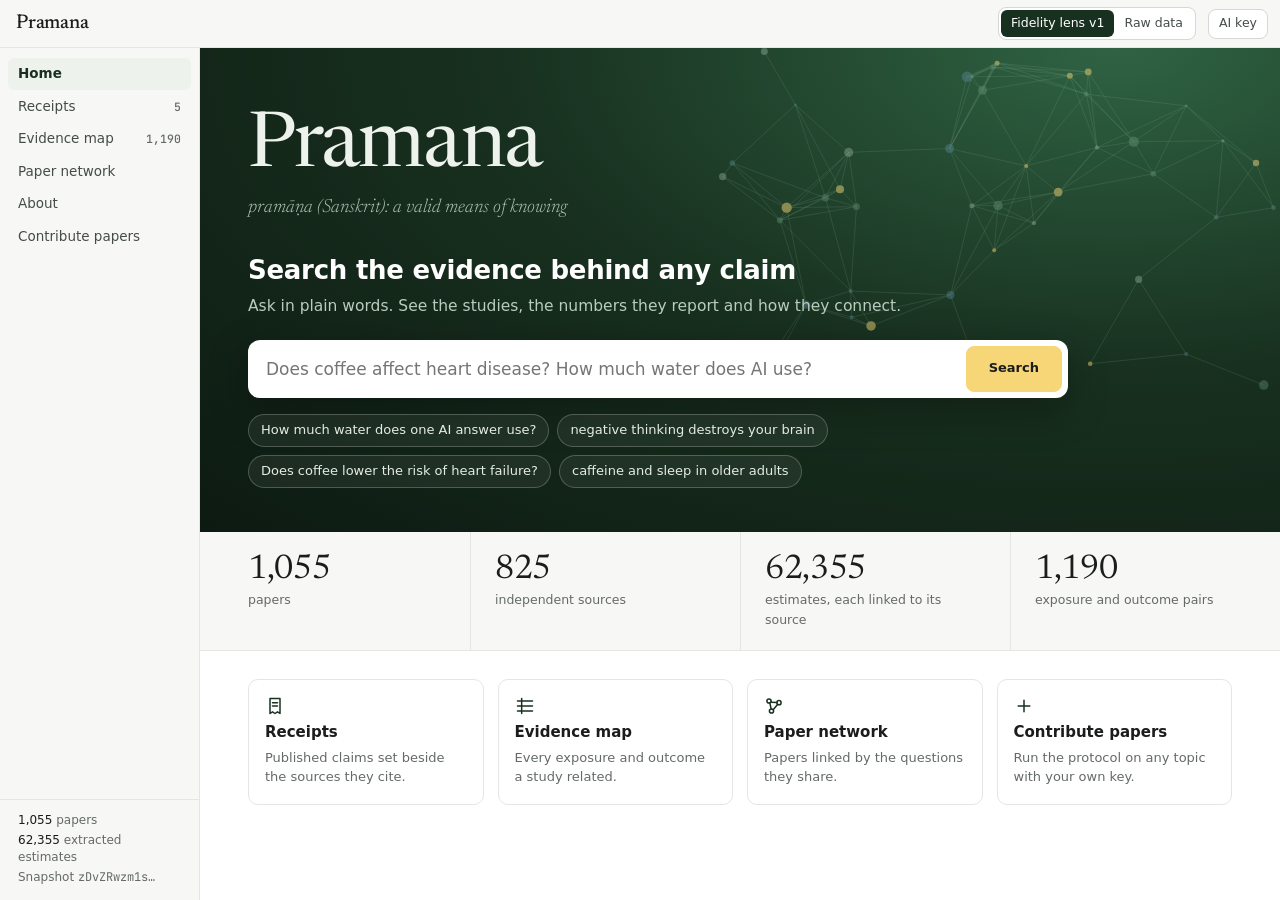
<file: index.html>
<!doctype html>
<html lang="en">
<head>
<meta charset="utf-8">
<meta name="viewport" content="width=device-width, initial-scale=1">
<title>Pramana</title>
<link rel="preconnect" href="https://fonts.googleapis.com">
<link rel="stylesheet" href="https://fonts.googleapis.com/css2?family=JetBrains+Mono:wght@400;500;600&family=Newsreader:ital,opsz,wght@0,6..72,400;0,6..72,500;1,6..72,300;1,6..72,400&display=swap">
<style>
:root{
  --chrome:#f7f7f5; --bg:#ffffff; --hover:#f2f3f0; --sel:#eef2ec;
  --ink:#1a1d1b; --t2:#454c47; --t3:#646b66; --t4:#8a908b;
  --line:#e5e6e2; --line2:#d6d8d3;
  --primary:#18301f; --on-primary:#ffffff; --mark:#f7d678; --on-mark:#1a1d1b;
  --diff:#b42318; --ok:#2e6b45; --lower:#2f6c8f; --higher:#b5652b; --null:#a3a9a4;
  --sans:system-ui,-apple-system,"Segoe UI",Roboto,"Helvetica Neue",Arial,sans-serif;
  --mono:"JetBrains Mono",ui-monospace,SFMono-Regular,Menlo,Consolas,monospace;
  --top:48px; --side:200px; color-scheme:light;
}
*{box-sizing:border-box}
html,body{height:100%}
body{margin:0;background:var(--bg);color:var(--ink);font:14px/1.45 var(--sans);-webkit-font-smoothing:antialiased}
button,input,select,textarea{font:inherit;color:inherit}
a{color:var(--primary);text-underline-offset:2px}
:focus-visible{outline:2px solid var(--primary);outline-offset:2px;border-radius:4px}
[hidden]{display:none!important}
.mono{font-family:var(--mono);font-variant-numeric:tabular-nums}
.num{font-family:var(--mono);font-variant-numeric:tabular-nums;font-size:12.5px}
mark{background:var(--mark);color:var(--on-mark);border-radius:3px;padding:0 4px}
.app{display:grid;grid-template-rows:var(--top) minmax(0,1fr);grid-template-columns:var(--side) minmax(0,1fr);height:100vh;height:100dvh}
.top{grid-column:1/-1;display:flex;align-items:center;gap:12px;padding:0 12px 0 16px;background:var(--chrome);border-bottom:1px solid var(--line)}
.wordmark{font-family:Newsreader,Georgia,serif;font-weight:500;font-size:20px;letter-spacing:-.01em;width:calc(var(--side) - 28px);flex:none;text-decoration:none;color:var(--ink)}
.search{flex:1 1 auto;max-width:680px;display:flex;align-items:center;gap:8px;background:var(--bg);border:1px solid var(--line2);border-radius:8px;height:32px;padding:0 6px 0 10px}
.search:focus-within{border-color:var(--primary);box-shadow:0 0 0 3px rgba(24,48,31,.12)}
.search svg{flex:none;color:var(--t3)}
.search input{flex:1;min-width:0;border:0;outline:0;background:transparent;height:30px}
kbd{font:500 11px var(--mono);color:var(--t3);border:1px solid var(--line2);border-bottom-width:2px;border-radius:4px;padding:1px 5px;background:var(--chrome);white-space:nowrap}
.spacer{flex:1}
.seg{display:inline-flex;border:1px solid var(--line2);border-radius:8px;padding:2px;background:var(--bg);flex:none}
.seg button{border:0;background:transparent;padding:4px 10px;border-radius:6px;font-size:12.5px;color:var(--t2);cursor:pointer;white-space:nowrap}
.seg button[aria-pressed="true"]{background:var(--primary);color:var(--on-primary)}
.iconbtn{flex:none;border:1px solid var(--line2);background:var(--bg);border-radius:8px;height:30px;padding:0 10px;cursor:pointer;font-size:12.5px;color:var(--t2)}
.side{background:var(--chrome);border-right:1px solid var(--line);display:flex;flex-direction:column;min-height:0;overflow:auto}
.nav{display:grid;gap:1px;padding:10px 8px}
.nav a{display:flex;align-items:center;justify-content:space-between;gap:8px;padding:6px 10px;border-radius:6px;color:var(--t2);text-decoration:none;font-size:13.5px}
.nav a:hover{background:var(--hover)}
.nav a[aria-current="page"]{background:var(--sel);color:var(--primary);font-weight:600}
.nav .ct{font:500 11.5px var(--mono);color:var(--t3)}
.snapinfo{margin-top:auto;padding:12px 18px 14px;border-top:1px solid var(--line);font-size:12px;color:var(--t3);display:grid;gap:2px}
.snapinfo b{color:var(--ink);font-weight:500}
.main{min-width:0;min-height:0;overflow:auto;background:var(--bg)}
.page{max-width:1120px;padding:16px 24px 48px}
.crumbs{font-size:12.5px;color:var(--t3);display:flex;flex-wrap:wrap;gap:6px;align-items:center;margin-bottom:6px}
.crumbs a{color:var(--t3);text-decoration:none}
.crumbs a:hover{color:var(--ink);text-decoration:underline}
.crumbs span[aria-hidden]{color:var(--t4)}
.ph{display:flex;justify-content:space-between;align-items:flex-start;gap:16px;padding-bottom:12px;border-bottom:1px solid var(--line);margin-bottom:16px}
.ph h1{font-size:20px;font-weight:600;margin:0;line-height:1.3;letter-spacing:-.01em}
.ph p{margin:4px 0 0;color:var(--t3);font-size:13.5px}
.ph .id{font:500 12px var(--mono);color:var(--t3);white-space:nowrap}
h2.h{font-size:14px;font-weight:600;margin:24px 0 8px;display:flex;justify-content:space-between;align-items:baseline;gap:8px}
h2.h span{font-weight:400;color:var(--t3);font-size:12.5px}
.state{padding:14px 0;color:var(--t3);font-size:13.5px}
.state b{color:var(--ink);font-weight:500}
.box{border:1px solid var(--line);border-radius:8px;background:var(--bg)}
.btn{display:inline-flex;align-items:center;gap:6px;border:1px solid var(--line2);background:var(--bg);border-radius:6px;height:32px;padding:0 12px;cursor:pointer;font-size:13px;text-decoration:none;color:var(--ink)}
.btn:hover{background:var(--hover)}
.btn.primary{background:var(--primary);color:var(--on-primary);border-color:var(--primary)}
.btn:disabled{opacity:.55;cursor:default}
/* home */
.home{max-width:none;padding:0}
.hero{position:relative;overflow:hidden;color:#eef2ec;background:radial-gradient(120% 140% at 85% 0%,#2f6343 0%,#18301f 48%,#0d1a12 100%);padding:64px 48px 44px}
.hero svg.net{position:absolute;right:-40px;top:-30px;width:640px;height:420px;opacity:.55;pointer-events:none}
.hero .in{position:relative;max-width:820px}
.brand{font-family:Newsreader,Georgia,serif;font-size:76px;line-height:.95;letter-spacing:-.025em;margin:0;font-weight:400}
.gloss{font-family:Newsreader,Georgia,serif;font-style:italic;font-weight:300;color:#a9c2b0;font-size:19px;margin:10px 0 30px}
.hero h1{font-size:26px;font-weight:600;letter-spacing:-.01em;margin:0 0 6px;color:#ffffff}
.hero .sub{color:#b9ccbf;margin:0 0 22px;font-size:15.5px}
.bigsearch{display:flex;gap:8px;background:#ffffff;border-radius:12px;padding:6px;box-shadow:0 12px 40px rgba(0,0,0,.28)}
.bigsearch input{flex:1;min-width:0;height:46px;border:0;border-radius:8px;padding:0 12px;font-size:17px;background:transparent;color:var(--ink)}
.bigsearch input:focus{outline:0}
.bigsearch .btn{height:46px;padding:0 22px;background:var(--mark);border-color:var(--mark);color:#1a1d1b;font-weight:600;border-radius:8px}
.bigsearch .btn:hover{background:#f3c94f}
.chips{display:flex;flex-wrap:wrap;gap:8px;margin-top:16px}
.chips a{font-size:13px;color:#e3ece5;text-decoration:none;border:1px solid rgba(255,255,255,.22);background:rgba(255,255,255,.06);border-radius:999px;padding:6px 12px}
.chips a:hover{background:rgba(255,255,255,.14)}
.stats{display:grid;grid-template-columns:repeat(4,minmax(0,1fr));gap:0;margin:0;border-bottom:1px solid var(--line);background:var(--chrome)}
.stats div{padding:20px 24px;border-left:1px solid var(--line)}
.stats div:first-child{border-left:0;padding-left:48px}
.stats b{display:block;font:400 34px/1.1 Newsreader,Georgia,serif;letter-spacing:-.01em}
.stats span{font-size:12.5px;color:var(--t3)}
.cards{display:grid;grid-template-columns:repeat(4,minmax(0,1fr));gap:14px;padding:28px 48px 48px;max-width:1240px}
.card{display:flex;flex-direction:column;gap:6px;border:1px solid var(--line);border-radius:10px;padding:16px 16px 18px;text-decoration:none;color:var(--ink);background:var(--bg);transition:border-color .15s,box-shadow .15s,transform .15s}
.card:hover{border-color:var(--primary);box-shadow:0 8px 24px rgba(24,48,31,.10);transform:translateY(-1px)}
.card svg{color:var(--primary)}
.card b{font-size:15px;font-weight:600}
.card span{font-size:13px;color:var(--t3);line-height:1.4}
.entries{display:flex;flex-wrap:wrap;gap:8px;margin-top:20px}
/* tabs */
.tabs{display:flex;gap:2px;border-bottom:1px solid var(--line);margin:20px 0 0;overflow-x:auto}
.tabs button{border:0;background:transparent;padding:8px 12px;cursor:pointer;color:var(--t3);border-bottom:2px solid transparent;margin-bottom:-1px;white-space:nowrap}
.tabs button[aria-selected="true"]{color:var(--ink);border-bottom-color:var(--primary);font-weight:600}
.tabs .ct{font:500 11.5px var(--mono);color:var(--t3);margin-left:4px}
.tabpanel{padding-top:12px}
/* parsed claim */
.parsed{display:grid;grid-template-columns:repeat(auto-fill,minmax(150px,1fr));border:1px solid var(--line);border-radius:8px;overflow:hidden}
.parsed div{padding:9px 12px;border-right:1px solid var(--line);border-bottom:1px solid var(--line);margin:0 -1px -1px 0}
.parsed dt{font-size:12px;color:var(--t3)}
.parsed dd{margin:2px 0 0;font-size:13.5px}
.by{display:flex;flex-wrap:wrap;align-items:center;gap:6px 10px;margin-top:8px;font-size:12.5px;color:var(--t3)}
.chip{font-size:12px;border:1px solid var(--line2);border-radius:4px;padding:0 6px;color:var(--t2);background:var(--chrome)}
.ai{margin-top:14px;border:1px solid var(--line);border-radius:8px;padding:12px 14px;background:var(--chrome)}
.ai .hd{display:flex;justify-content:space-between;align-items:center;gap:8px;font-size:12.5px;color:var(--t3);margin-bottom:6px}
.ai .tx{white-space:pre-wrap;font-size:14px;line-height:1.55;max-width:80ch}
/* rows */
.rows{border-top:1px solid var(--line)}
.pair{padding:10px 2px;border-bottom:1px solid var(--line);display:grid;gap:6px}
.pair h3{margin:0;font-size:14px;font-weight:600;line-height:1.3}
.pair h3 a{color:var(--ink);text-decoration:none}
.pair h3 a:hover{text-decoration:underline}
.pair h3 i{font-style:normal;color:var(--t4);font-weight:400;padding:0 4px}
.meta{display:flex;flex-wrap:wrap;gap:2px 12px;font-size:12.5px;color:var(--t3)}
.meta b{color:var(--ink);font:500 12.5px var(--mono)}
.dir{display:flex;height:6px;border-radius:3px;overflow:hidden;background:var(--line);max-width:420px}
.dir i{display:block;height:100%}
.legend{display:flex;flex-wrap:wrap;gap:4px 12px;font-size:12px;color:var(--t3);margin:4px 0 8px}
.legend span::before{content:"";display:inline-block;width:8px;height:8px;border-radius:2px;margin-right:5px;background:var(--c)}
.claim{padding:9px 2px;border-bottom:1px solid var(--line);font-size:13.5px}
.claim small{display:block;color:var(--t3);font-size:12px;margin-top:3px}
.claim small a{color:var(--t3)}
.tag{display:inline-block;font-size:11px;color:var(--t2);border:1px solid var(--line2);border-radius:4px;padding:0 5px;margin-right:6px;line-height:17px}
/* tables */
.tw{overflow:auto;border:1px solid var(--line);border-radius:8px;max-height:70vh}
table{border-collapse:collapse;width:100%}
.dt{font-size:13px}
.dt th{position:sticky;top:0;background:var(--chrome);z-index:1;text-align:left;font-weight:500;font-size:12px;color:var(--t3);border-bottom:1px solid var(--line);padding:0;white-space:nowrap}
.dt th>span,.dt th button{display:block;border:0;background:transparent;padding:8px 10px;width:100%;text-align:inherit;cursor:pointer;color:inherit;font-weight:500}
.dt th>span{cursor:default}
.dt th.n,.dt td.n{text-align:right}
.dt th[aria-sort] button{color:var(--ink)}
.dt td{padding:7px 10px;border-bottom:1px solid var(--line);vertical-align:top}
.dt tr:last-child td{border-bottom:0}
.dt tbody tr.click{cursor:pointer}
.dt tbody tr.click:hover td{background:var(--hover)}
.dt td.dirc{width:170px;min-width:110px;vertical-align:middle}
.dt td small{display:block;color:var(--t3);font-size:12px}
.toolbar{display:flex;align-items:center;gap:10px;margin:0 0 10px;flex-wrap:wrap}
.toolbar input{height:30px;border:1px solid var(--line2);border-radius:6px;padding:0 10px;min-width:0;flex:0 1 320px;background:var(--bg)}
.toolbar input:focus{outline:0;border-color:var(--primary);box-shadow:0 0 0 3px rgba(24,48,31,.12)}
.toolbar .ct{font-size:12.5px;color:var(--t3)}
/* receipt */
.receipt{border:1px solid var(--line);border-radius:8px;background:var(--bg)}
.r-head{display:flex;justify-content:space-between;align-items:flex-start;gap:12px;padding:14px 16px;border-bottom:1px solid var(--line)}
.r-head .k{font-size:12px;color:var(--t3)}
.r-head h2{margin:2px 0 0;font-size:16px;font-weight:600;line-height:1.35}
.r-head .id{font:500 11.5px var(--mono);color:var(--t3);white-space:nowrap}
.r-sec{padding:12px 16px;border-bottom:1px solid var(--line)}
.r-sec:last-child{border-bottom:0}
.lbl{font-size:12px;color:var(--t3);margin:0 0 4px}
.ft th,.ft td{text-align:left;vertical-align:top;padding:7px 10px 7px 0;border-bottom:1px solid var(--line);font-size:13px}
.ft th{font-size:12px;font-weight:500;color:var(--t3)}
.ft tr:last-child td{border-bottom:0}
.ft td.f{font-weight:500;white-space:nowrap;color:var(--t2)}
.dlab{display:inline-block;margin-top:3px;font-size:12px;cursor:help;border-bottom:1px dotted currentColor}
.dlab.x{color:var(--diff)} .dlab.o{color:var(--ok)} .dlab.n{color:var(--t3)}
.sum{display:flex;justify-content:space-between;gap:12px;font-size:13px}
.sum b{font-weight:600}
.note p{margin:0 0 8px;font-size:13.5px;max-width:78ch}
.note p:last-child{margin-bottom:0}
.bars{display:grid;grid-template-columns:max-content minmax(0,1fr) max-content;gap:4px 10px;align-items:center;font-size:12.5px;margin:6px 0 8px;max-width:520px}
.bars i{display:block;height:6px;border-radius:3px;background:var(--t2)}
.lensline{font-size:12.5px;color:var(--t3)}
.lensline summary{cursor:pointer}
.lensline dl{display:grid;grid-template-columns:max-content minmax(0,1fr);gap:4px 14px;margin:10px 0 2px}
.lensline dt{color:var(--ink);font-weight:500}
.lensline dd{margin:0}
.cmp .src{font-weight:600;color:var(--ink);font-size:13px}
.cmp .src small{display:block;font-weight:400;color:var(--t3);font-size:11.5px;margin-top:1px}
.cmp .ans{font:600 15px var(--mono);white-space:nowrap}
.cmp .unit{display:block;font-size:12px;color:var(--t3);margin-top:2px}
.ovx{overflow-x:auto}
body.raw .lens{display:none!important}
body:not(.raw) .rawonly{display:none!important}
.kv{display:grid;grid-template-columns:max-content minmax(0,1fr);gap:6px 18px;font-size:13.5px;margin:4px 0}
.kv dt{color:var(--t3)}
.kv dd{margin:0;overflow-wrap:anywhere}
.prose p{margin:0 0 10px;color:var(--t2);line-height:1.55;max-width:72ch}
.loading{padding:48px 24px;color:var(--t3);font-size:13.5px}
.loading .box2{display:grid;gap:10px;justify-items:start;max-width:440px}

/* graphs */
.graph{position:relative;border:1px solid var(--line);border-radius:8px;background:#fbfbfa;height:480px;overflow:hidden}
.graph.tall{height:calc(100vh - 210px);min-height:420px}
.graph svg{width:100%;height:100%;display:block;cursor:grab;touch-action:none}
.graph svg:active{cursor:grabbing}
.graph .gnote{position:absolute;left:10px;bottom:8px;font-size:11.5px;color:var(--t3);background:rgba(251,251,250,.9);padding:2px 6px;border-radius:4px}
.graph .gctl{position:absolute;right:8px;top:8px;display:flex;gap:4px}
.graph .gctl button{width:28px;height:28px;border:1px solid var(--line2);background:var(--bg);border-radius:6px;cursor:pointer;font:500 14px var(--sans);color:var(--t2)}
.gtip{position:absolute;pointer-events:none;background:var(--bg);border:1px solid var(--line2);border-radius:6px;padding:6px 8px;font-size:12px;line-height:1.4;max-width:300px;z-index:5}
.gtip b{font-weight:600}
.gtip .num{font-size:11.5px}
.glegend{display:flex;flex-wrap:wrap;gap:4px 14px;font-size:12px;color:var(--t3);margin:8px 0}
.glegend span::before{content:"";display:inline-block;width:9px;height:9px;border-radius:50%;margin-right:5px;background:var(--c);vertical-align:-1px}
.glegend span.sq::before{border-radius:2px}
.node-label{font:11px var(--sans);fill:var(--t2);pointer-events:none}
/* results */
.rgrid{display:grid;grid-template-columns:minmax(0,1.15fr) minmax(0,1fr);gap:24px;align-items:start}
.plist{border-top:1px solid var(--line)}
.prow{display:block;width:100%;text-align:left;border:0;border-bottom:1px solid var(--line);background:transparent;padding:9px 2px;cursor:pointer;color:var(--ink)}
.prow:hover{background:var(--hover)}
.prow b{display:block;font-weight:500;font-size:13.5px;line-height:1.35}
.prow small{display:block;color:var(--t3);font-size:12px;margin-top:2px}
.prow .dot{display:inline-block;width:8px;height:8px;border-radius:50%;margin-right:6px;vertical-align:0}
.sumbox{margin:14px 0 4px;border:1px solid var(--line);border-radius:8px;padding:12px 14px}
.sumbox .hd{display:flex;justify-content:space-between;align-items:center;gap:8px;font-size:12px;color:var(--t3);margin-bottom:6px}
.sumbox .tx{font-size:14.5px;line-height:1.6;max-width:85ch}
.sumbox .tx a{font:500 12px var(--mono);text-decoration:none;background:var(--chrome);border:1px solid var(--line);border-radius:4px;padding:0 4px;cursor:pointer}
.status{display:flex;align-items:center;gap:8px;font-size:12.5px;color:var(--t3);margin-top:8px}
.spin{width:12px;height:12px;border:2px solid var(--line2);border-top-color:var(--primary);border-radius:50%;animation:sp 0.8s linear infinite}
@keyframes sp{to{transform:rotate(360deg)}}
@media (prefers-reduced-motion:reduce){.spin{animation:none}}
/* drawer */
.scrim{position:fixed;inset:0;background:rgba(20,24,22,.12);z-index:29}
.drawer{position:fixed;top:var(--top);right:0;bottom:0;width:460px;max-width:100%;background:var(--bg);border-left:1px solid var(--line2);z-index:30;overflow:auto;padding:14px 18px 32px;transform:translateX(102%);transition:transform .18s ease-out;visibility:hidden}
.drawer.open{transform:none;visibility:visible}
.drawer .dh{display:flex;justify-content:space-between;gap:10px;align-items:flex-start;border-bottom:1px solid var(--line);padding-bottom:10px;margin-bottom:8px}
.drawer h2{font-size:16px;line-height:1.35;margin:0;font-weight:600}
.drawer .x{flex:none;width:30px;height:30px;border:1px solid var(--line2);border-radius:6px;background:var(--bg);cursor:pointer;font-size:16px;color:var(--t2)}
.drawer .acts{display:flex;flex-wrap:wrap;gap:8px;margin:10px 0}
.ctx{padding:8px 0;border-bottom:1px solid var(--line);font-size:13.5px;line-height:1.5}
.ctx small{display:block;font-size:11.5px;color:var(--t3);margin-bottom:2px}
@media (max-width:860px){
  .rgrid{grid-template-columns:minmax(0,1fr)}
  .graph{height:380px}.graph.tall{height:70vh}
  .drawer{top:auto;left:0;width:100%;height:78vh;border-left:0;border-top:1px solid var(--line2);border-radius:12px 12px 0 0;transform:translateY(102%)}
  .drawer.open{transform:none}
}
/* settings popover */
.pop{position:absolute;right:12px;top:52px;width:340px;max-width:calc(100vw - 24px);background:var(--bg);border:1px solid var(--line2);border-radius:8px;padding:14px;z-index:20;box-shadow:0 8px 24px rgba(0,0,0,.08);display:grid;gap:8px;font-size:13px}
.pop input[type=password]{height:32px;border:1px solid var(--line2);border-radius:6px;padding:0 10px}
.pop p{margin:0;color:var(--t3);font-size:12.5px}
@media (max-width:1100px){.seg button{padding:4px 8px}}
@media (max-width:860px){
  .app{grid-template-columns:minmax(0,1fr);grid-template-rows:auto auto minmax(0,1fr);height:auto;min-height:100vh}
  .top{flex-wrap:wrap;padding:8px 12px;gap:8px}
  .wordmark{width:auto;flex:1}
  .search{order:5;flex:1 1 100%;max-width:none}
  .search kbd,.spacer{display:none}
  .side{border-right:0;border-bottom:1px solid var(--line);overflow:visible}
  .nav{grid-template-columns:repeat(5,auto);justify-content:start;overflow-x:auto;padding:6px 8px}
  .snapinfo{display:none}
  .main{overflow:visible}
  .page{padding:12px 14px 40px}
  .home{padding:24px 14px 40px}
  .stats{grid-template-columns:repeat(2,minmax(0,1fr))}
  .cards{grid-template-columns:repeat(2,minmax(0,1fr));padding:20px 16px 40px}
  .hero{padding:40px 16px 32px}
  .brand{font-size:56px}
  .stats div:first-child{padding-left:24px}
  .stats div:nth-child(3){border-left:0}
  .stats div:nth-child(n+3){border-top:1px solid var(--line)}
  .ph{flex-direction:column;gap:4px}
  .tw{max-height:none}
  .dt th{position:static}
}
body.on-home .top .search{visibility:hidden}
</style>
</head>
<body>
<div class="app">
  <header class="top">
    <a class="wordmark" href="#/">Pramana</a>
    <form class="search" id="askf" role="search">
      <svg width="15" height="15" viewBox="0 0 16 16" aria-hidden="true"><circle cx="7" cy="7" r="5" fill="none" stroke="currentColor" stroke-width="1.6"/><path d="M11 11l3.5 3.5" stroke="currentColor" stroke-width="1.6" stroke-linecap="round"/></svg>
      <input id="q" autocomplete="off" aria-label="Search the evidence" placeholder="Search the evidence: any claim or question">
      <kbd aria-hidden="true" id="kbd">⌘K</kbd>
    </form>
    <span class="spacer"></span>
    <div class="seg" role="group" aria-label="Lens">
      <button type="button" data-lens="fidelity" aria-pressed="true" title="Labels differences using Pramana fidelity lens v1 by adb">Fidelity lens v1</button>
      <button type="button" data-lens="raw" aria-pressed="false" title="Reported values only, no interpretation">Raw data</button>
    </div>
    <button type="button" class="iconbtn" id="setbtn" hidden aria-expanded="false" aria-controls="pop">AI key</button>
  </header>
  <div class="pop" id="pop" hidden role="dialog" aria-label="AI settings">
    <b>Claude features</b>
    <p>Search uses a shared Claude allowance today. To use your own, paste an Anthropic API key. Your key goes only to api.anthropic.com from this browser.</p>
    <input type="password" id="keyin" placeholder="sk-ant-..." autocomplete="off" aria-label="Anthropic API key">
    <label><input type="checkbox" id="keyremember"> Remember on this device</label>
    <div style="display:flex;gap:8px"><button class="btn primary" id="keysave" type="button">Save</button><button class="btn" id="keyclear" type="button">Clear</button></div>
  </div>
  <aside class="side">
    <nav class="nav" aria-label="Pages">
      <a href="#/" data-v="home">Home</a>
      <a href="#/receipts" data-v="receipts">Receipts <span class="ct" id="nrec"></span></a>
      <a href="#/map" data-v="map">Evidence map <span class="ct" id="npairs"></span></a>
      <a href="#/network" data-v="network">Paper network</a>
      <a href="#/about" data-v="about">About</a>
      <a href="contribute/">Contribute papers</a>
    </nav>
    <div class="snapinfo" id="snapinfo"></div>
  </aside>
  <main class="main" id="main" tabindex="-1">
    <div class="loading" id="loading"><div class="box2" id="loadbox">Loading the evidence snapshot</div></div>
    <div id="view"></div>
  </main>
</div>
<div class="scrim" id="scrim" hidden></div>
<aside class="drawer" id="drawer" aria-label="Paper details" aria-hidden="true"></aside>

<script>// https://d3js.org v7.9.0 Copyright 2010-2023 Mike Bostock
!function(t,n){"object"==typeof exports&&"undefined"!=typeof module?n(exports):"function"==typeof define&&define.amd?define(["exports"],n):n((t="undefined"!=typeof globalThis?globalThis:t||self).d3=t.d3||{})}(this,(function(t){"use strict";function n(t,n){return null==t||null==n?NaN:t<n?-1:t>n?1:t>=n?0:NaN}function e(t,n){return null==t||null==n?NaN:n<t?-1:n>t?1:n>=t?0:NaN}function r(t){let r,o,a;function u(t,n,e=0,i=t.length){if(e<i){if(0!==r(n,n))return i;do{const r=e+i>>>1;o(t[r],n)<0?e=r+1:i=r}while(e<i)}return e}return 2!==t.length?(r=n,o=(e,r)=>n(t(e),r),a=(n,e)=>t(n)-e):(r=t===n||t===e?t:i,o=t,a=t),{left:u,center:function(t,n,e=0,r=t.length){const i=u(t,n,e,r-1);return i>e&&a(t[i-1],n)>-a(t[i],n)?i-1:i},right:function(t,n,e=0,i=t.length){if(e<i){if(0!==r(n,n))return i;do{const r=e+i>>>1;o(t[r],n)<=0?e=r+1:i=r}while(e<i)}return e}}}function i(){return 0}function o(t){return null===t?NaN:+t}const a=r(n),u=a.right,c=a.left,f=r(o).center;var s=u;const l=d(y),h=d((function(t){const n=y(t);return(t,e,r,i,o)=>{n(t,e,(r<<=2)+0,(i<<=2)+0,o<<=2),n(t,e,r+1,i+1,o),n(t,e,r+2,i+2,o),n(t,e,r+3,i+3,o)}}));function d(t){return function(n,e,r=e){if(!((e=+e)>=0))throw new RangeError("invalid rx");if(!((r=+r)>=0))throw new RangeError("invalid ry");let{data:i,width:o,height:a}=n;if(!((o=Math.floor(o))>=0))throw new RangeError("invalid width");if(!((a=Math.floor(void 0!==a?a:i.length/o))>=0))throw new RangeError("invalid height");if(!o||!a||!e&&!r)return n;const u=e&&t(e),c=r&&t(r),f=i.slice();return u&&c?(p(u,f,i,o,a),p(u,i,f,o,a),p(u,f,i,o,a),g(c,i,f,o,a),g(c,f,i,o,a),g(c,i,f,o,a)):u?(p(u,i,f,o,a),p(u,f,i,o,a),p(u,i,f,o,a)):c&&(g(c,i,f,o,a),g(c,f,i,o,a),g(c,i,f,o,a)),n}}function p(t,n,e,r,i){for(let o=0,a=r*i;o<a;)t(n,e,o,o+=r,1)}function g(t,n,e,r,i){for(let o=0,a=r*i;o<r;++o)t(n,e,o,o+a,r)}function y(t){const n=Math.floor(t);if(n===t)return function(t){const n=2*t+1;return(e,r,i,o,a)=>{if(!((o-=a)>=i))return;let u=t*r[i];const c=a*t;for(let t=i,n=i+c;t<n;t+=a)u+=r[Math.min(o,t)];for(let t=i,f=o;t<=f;t+=a)u+=r[Math.min(o,t+c)],e[t]=u/n,u-=r[Math.max(i,t-c)]}}(t);const e=t-n,r=2*t+1;return(t,i,o,a,u)=>{if(!((a-=u)>=o))return;let c=n*i[o];const f=u*n,s=f+u;for(let t=o,n=o+f;t<n;t+=u)c+=i[Math.min(a,t)];for(let n=o,l=a;n<=l;n+=u)c+=i[Math.min(a,n+f)],t[n]=(c+e*(i[Math.max(o,n-s)]+i[Math.min(a,n+s)]))/r,c-=i[Math.max(o,n-f)]}}function v(t,n){let e=0;if(void 0===n)for(let n of t)null!=n&&(n=+n)>=n&&++e;else{let r=-1;for(let i of t)null!=(i=n(i,++r,t))&&(i=+i)>=i&&++e}return e}function _(t){return 0|t.length}function b(t){return!(t>0)}function m(t){return"object"!=typeof t||"length"in t?t:Array.from(t)}function x(t,n){let e,r=0,i=0,o=0;if(void 0===n)for(let n of t)null!=n&&(n=+n)>=n&&(e=n-i,i+=e/++r,o+=e*(n-i));else{let a=-1;for(let u of t)null!=(u=n(u,++a,t))&&(u=+u)>=u&&(e=u-i,i+=e/++r,o+=e*(u-i))}if(r>1)return o/(r-1)}function w(t,n){const e=x(t,n);return e?Math.sqrt(e):e}function M(t,n){let e,r;if(void 0===n)for(const n of t)null!=n&&(void 0===e?n>=n&&(e=r=n):(e>n&&(e=n),r<n&&(r=n)));else{let i=-1;for(let o of t)null!=(o=n(o,++i,t))&&(void 0===e?o>=o&&(e=r=o):(e>o&&(e=o),r<o&&(r=o)))}return[e,r]}class T{constructor(){this._partials=new Float64Array(32),this._n=0}add(t){const n=this._partials;let e=0;for(let r=0;r<this._n&&r<32;r++){const i=n[r],o=t+i,a=Math.abs(t)<Math.abs(i)?t-(o-i):i-(o-t);a&&(n[e++]=a),t=o}return n[e]=t,this._n=e+1,this}valueOf(){const t=this._partials;let n,e,r,i=this._n,o=0;if(i>0){for(o=t[--i];i>0&&(n=o,e=t[--i],o=n+e,r=e-(o-n),!r););i>0&&(r<0&&t[i-1]<0||r>0&&t[i-1]>0)&&(e=2*r,n=o+e,e==n-o&&(o=n))}return o}}class InternMap extends Map{constructor(t,n=N){if(super(),Object.defineProperties(this,{_intern:{value:new Map},_key:{value:n}}),null!=t)for(const[n,e]of t)this.set(n,e)}get(t){return super.get(A(this,t))}has(t){return super.has(A(this,t))}set(t,n){return super.set(S(this,t),n)}delete(t){return super.delete(E(this,t))}}class InternSet extends Set{constructor(t,n=N){if(super(),Object.defineProperties(this,{_intern:{value:new Map},_key:{value:n}}),null!=t)for(const n of t)this.add(n)}has(t){return super.has(A(this,t))}add(t){return super.add(S(this,t))}delete(t){return super.delete(E(this,t))}}function A({_intern:t,_key:n},e){const r=n(e);return t.has(r)?t.get(r):e}function S({_intern:t,_key:n},e){const r=n(e);return t.has(r)?t.get(r):(t.set(r,e),e)}function E({_intern:t,_key:n},e){const r=n(e);return t.has(r)&&(e=t.get(r),t.delete(r)),e}function N(t){return null!==t&&"object"==typeof t?t.valueOf():t}function k(t){return t}function C(t,...n){return F(t,k,k,n)}function P(t,...n){return F(t,Array.from,k,n)}function z(t,n){for(let e=1,r=n.length;e<r;++e)t=t.flatMap((t=>t.pop().map((([n,e])=>[...t,n,e]))));return t}function $(t,n,...e){return F(t,k,n,e)}function D(t,n,...e){return F(t,Array.from,n,e)}function R(t){if(1!==t.length)throw new Error("duplicate key");return t[0]}function F(t,n,e,r){return function t(i,o){if(o>=r.length)return e(i);const a=new InternMap,u=r[o++];let c=-1;for(const t of i){const n=u(t,++c,i),e=a.get(n);e?e.push(t):a.set(n,[t])}for(const[n,e]of a)a.set(n,t(e,o));return n(a)}(t,0)}function q(t,n){return Array.from(n,(n=>t[n]))}function U(t,...n){if("function"!=typeof t[Symbol.iterator])throw new TypeError("values is not iterable");t=Array.from(t);let[e]=n;if(e&&2!==e.length||n.length>1){const r=Uint32Array.from(t,((t,n)=>n));return n.length>1?(n=n.map((n=>t.map(n))),r.sort(((t,e)=>{for(const r of n){const n=O(r[t],r[e]);if(n)return n}}))):(e=t.map(e),r.sort(((t,n)=>O(e[t],e[n])))),q(t,r)}return t.sort(I(e))}function I(t=n){if(t===n)return O;if("function"!=typeof t)throw new TypeError("compare is not a function");return(n,e)=>{const r=t(n,e);return r||0===r?r:(0===t(e,e))-(0===t(n,n))}}function O(t,n){return(null==t||!(t>=t))-(null==n||!(n>=n))||(t<n?-1:t>n?1:0)}var B=Array.prototype.slice;function Y(t){return()=>t}const L=Math.sqrt(50),j=Math.sqrt(10),H=Math.sqrt(2);function X(t,n,e){const r=(n-t)/Math.max(0,e),i=Math.floor(Math.log10(r)),o=r/Math.pow(10,i),a=o>=L?10:o>=j?5:o>=H?2:1;let u,c,f;return i<0?(f=Math.pow(10,-i)/a,u=Math.round(t*f),c=Math.round(n*f),u/f<t&&++u,c/f>n&&--c,f=-f):(f=Math.pow(10,i)*a,u=Math.round(t/f),c=Math.round(n/f),u*f<t&&++u,c*f>n&&--c),c<u&&.5<=e&&e<2?X(t,n,2*e):[u,c,f]}function G(t,n,e){if(!((e=+e)>0))return[];if((t=+t)===(n=+n))return[t];const r=n<t,[i,o,a]=r?X(n,t,e):X(t,n,e);if(!(o>=i))return[];const u=o-i+1,c=new Array(u);if(r)if(a<0)for(let t=0;t<u;++t)c[t]=(o-t)/-a;else for(let t=0;t<u;++t)c[t]=(o-t)*a;else if(a<0)for(let t=0;t<u;++t)c[t]=(i+t)/-a;else for(let t=0;t<u;++t)c[t]=(i+t)*a;return c}function V(t,n,e){return X(t=+t,n=+n,e=+e)[2]}function W(t,n,e){e=+e;const r=(n=+n)<(t=+t),i=r?V(n,t,e):V(t,n,e);return(r?-1:1)*(i<0?1/-i:i)}function Z(t,n,e){let r;for(;;){const i=V(t,n,e);if(i===r||0===i||!isFinite(i))return[t,n];i>0?(t=Math.floor(t/i)*i,n=Math.ceil(n/i)*i):i<0&&(t=Math.ceil(t*i)/i,n=Math.floor(n*i)/i),r=i}}function K(t){return Math.max(1,Math.ceil(Math.log(v(t))/Math.LN2)+1)}function Q(){var t=k,n=M,e=K;function r(r){Array.isArray(r)||(r=Array.from(r));var i,o,a,u=r.length,c=new Array(u);for(i=0;i<u;++i)c[i]=t(r[i],i,r);var f=n(c),l=f[0],h=f[1],d=e(c,l,h);if(!Array.isArray(d)){const t=h,e=+d;if(n===M&&([l,h]=Z(l,h,e)),(d=G(l,h,e))[0]<=l&&(a=V(l,h,e)),d[d.length-1]>=h)if(t>=h&&n===M){const t=V(l,h,e);isFinite(t)&&(t>0?h=(Math.floor(h/t)+1)*t:t<0&&(h=(Math.ceil(h*-t)+1)/-t))}else d.pop()}for(var p=d.length,g=0,y=p;d[g]<=l;)++g;for(;d[y-1]>h;)--y;(g||y<p)&&(d=d.slice(g,y),p=y-g);var v,_=new Array(p+1);for(i=0;i<=p;++i)(v=_[i]=[]).x0=i>0?d[i-1]:l,v.x1=i<p?d[i]:h;if(isFinite(a)){if(a>0)for(i=0;i<u;++i)null!=(o=c[i])&&l<=o&&o<=h&&_[Math.min(p,Math.floor((o-l)/a))].push(r[i]);else if(a<0)for(i=0;i<u;++i)if(null!=(o=c[i])&&l<=o&&o<=h){const t=Math.floor((l-o)*a);_[Math.min(p,t+(d[t]<=o))].push(r[i])}}else for(i=0;i<u;++i)null!=(o=c[i])&&l<=o&&o<=h&&_[s(d,o,0,p)].push(r[i]);return _}return r.value=function(n){return arguments.length?(t="function"==typeof n?n:Y(n),r):t},r.domain=function(t){return arguments.length?(n="function"==typeof t?t:Y([t[0],t[1]]),r):n},r.thresholds=function(t){return arguments.length?(e="function"==typeof t?t:Y(Array.isArray(t)?B.call(t):t),r):e},r}function J(t,n){let e;if(void 0===n)for(const n of t)null!=n&&(e<n||void 0===e&&n>=n)&&(e=n);else{let r=-1;for(let i of t)null!=(i=n(i,++r,t))&&(e<i||void 0===e&&i>=i)&&(e=i)}return e}function tt(t,n){let e,r=-1,i=-1;if(void 0===n)for(const n of t)++i,null!=n&&(e<n||void 0===e&&n>=n)&&(e=n,r=i);else for(let o of t)null!=(o=n(o,++i,t))&&(e<o||void 0===e&&o>=o)&&(e=o,r=i);return r}function nt(t,n){let e;if(void 0===n)for(const n of t)null!=n&&(e>n||void 0===e&&n>=n)&&(e=n);else{let r=-1;for(let i of t)null!=(i=n(i,++r,t))&&(e>i||void 0===e&&i>=i)&&(e=i)}return e}function et(t,n){let e,r=-1,i=-1;if(void 0===n)for(const n of t)++i,null!=n&&(e>n||void 0===e&&n>=n)&&(e=n,r=i);else for(let o of t)null!=(o=n(o,++i,t))&&(e>o||void 0===e&&o>=o)&&(e=o,r=i);return r}function rt(t,n,e=0,r=1/0,i){if(n=Math.floor(n),e=Math.floor(Math.max(0,e)),r=Math.floor(Math.min(t.length-1,r)),!(e<=n&&n<=r))return t;for(i=void 0===i?O:I(i);r>e;){if(r-e>600){const o=r-e+1,a=n-e+1,u=Math.log(o),c=.5*Math.exp(2*u/3),f=.5*Math.sqrt(u*c*(o-c)/o)*(a-o/2<0?-1:1);rt(t,n,Math.max(e,Math.floor(n-a*c/o+f)),Math.min(r,Math.floor(n+(o-a)*c/o+f)),i)}const o=t[n];let a=e,u=r;for(it(t,e,n),i(t[r],o)>0&&it(t,e,r);a<u;){for(it(t,a,u),++a,--u;i(t[a],o)<0;)++a;for(;i(t[u],o)>0;)--u}0===i(t[e],o)?it(t,e,u):(++u,it(t,u,r)),u<=n&&(e=u+1),n<=u&&(r=u-1)}return t}function it(t,n,e){const r=t[n];t[n]=t[e],t[e]=r}function ot(t,e=n){let r,i=!1;if(1===e.length){let o;for(const a of t){const t=e(a);(i?n(t,o)>0:0===n(t,t))&&(r=a,o=t,i=!0)}}else for(const n of t)(i?e(n,r)>0:0===e(n,n))&&(r=n,i=!0);return r}function at(t,n,e){if(t=Float64Array.from(function*(t,n){if(void 0===n)for(let n of t)null!=n&&(n=+n)>=n&&(yield n);else{let e=-1;for(let r of t)null!=(r=n(r,++e,t))&&(r=+r)>=r&&(yield r)}}(t,e)),(r=t.length)&&!isNaN(n=+n)){if(n<=0||r<2)return nt(t);if(n>=1)return J(t);var r,i=(r-1)*n,o=Math.floor(i),a=J(rt(t,o).subarray(0,o+1));return a+(nt(t.subarray(o+1))-a)*(i-o)}}function ut(t,n,e=o){if((r=t.length)&&!isNaN(n=+n)){if(n<=0||r<2)return+e(t[0],0,t);if(n>=1)return+e(t[r-1],r-1,t);var r,i=(r-1)*n,a=Math.floor(i),u=+e(t[a],a,t);return u+(+e(t[a+1],a+1,t)-u)*(i-a)}}function ct(t,n,e=o){if(!isNaN(n=+n)){if(r=Float64Array.from(t,((n,r)=>o(e(t[r],r,t)))),n<=0)return et(r);if(n>=1)return tt(r);var r,i=Uint32Array.from(t,((t,n)=>n)),a=r.length-1,u=Math.floor(a*n);return rt(i,u,0,a,((t,n)=>O(r[t],r[n]))),(u=ot(i.subarray(0,u+1),(t=>r[t])))>=0?u:-1}}function ft(t){return Array.from(function*(t){for(const n of t)yield*n}(t))}function st(t,n){return[t,n]}function lt(t,n,e){t=+t,n=+n,e=(i=arguments.length)<2?(n=t,t=0,1):i<3?1:+e;for(var r=-1,i=0|Math.max(0,Math.ceil((n-t)/e)),o=new Array(i);++r<i;)o[r]=t+r*e;return o}function ht(t,e=n){if(1===e.length)return et(t,e);let r,i=-1,o=-1;for(const n of t)++o,(i<0?0===e(n,n):e(n,r)<0)&&(r=n,i=o);return i}var dt=pt(Math.random);function pt(t){return function(n,e=0,r=n.length){let i=r-(e=+e);for(;i;){const r=t()*i--|0,o=n[i+e];n[i+e]=n[r+e],n[r+e]=o}return n}}function gt(t){if(!(i=t.length))return[];for(var n=-1,e=nt(t,yt),r=new Array(e);++n<e;)for(var i,o=-1,a=r[n]=new Array(i);++o<i;)a[o]=t[o][n];return r}function yt(t){return t.length}function vt(t){return t instanceof InternSet?t:new InternSet(t)}function _t(t,n){const e=t[Symbol.iterator](),r=new Set;for(const t of n){const n=bt(t);if(r.has(n))continue;let i,o;for(;({value:i,done:o}=e.next());){if(o)return!1;const t=bt(i);if(r.add(t),Object.is(n,t))break}}return!0}function bt(t){return null!==t&&"object"==typeof t?t.valueOf():t}function mt(t){return t}var xt=1,wt=2,Mt=3,Tt=4,At=1e-6;function St(t){return"translate("+t+",0)"}function Et(t){return"translate(0,"+t+")"}function Nt(t){return n=>+t(n)}function kt(t,n){return n=Math.max(0,t.bandwidth()-2*n)/2,t.round()&&(n=Math.round(n)),e=>+t(e)+n}function Ct(){return!this.__axis}function Pt(t,n){var e=[],r=null,i=null,o=6,a=6,u=3,c="undefined"!=typeof window&&window.devicePixelRatio>1?0:.5,f=t===xt||t===Tt?-1:1,s=t===Tt||t===wt?"x":"y",l=t===xt||t===Mt?St:Et;function h(h){var d=null==r?n.ticks?n.ticks.apply(n,e):n.domain():r,p=null==i?n.tickFormat?n.tickFormat.apply(n,e):mt:i,g=Math.max(o,0)+u,y=n.range(),v=+y[0]+c,_=+y[y.length-1]+c,b=(n.bandwidth?kt:Nt)(n.copy(),c),m=h.selection?h.selection():h,x=m.selectAll(".domain").data([null]),w=m.selectAll(".tick").data(d,n).order(),M=w.exit(),T=w.enter().append("g").attr("class","tick"),A=w.select("line"),S=w.select("text");x=x.merge(x.enter().insert("path",".tick").attr("class","domain").attr("stroke","currentColor")),w=w.merge(T),A=A.merge(T.append("line").attr("stroke","currentColor").attr(s+"2",f*o)),S=S.merge(T.append("text").attr("fill","currentColor").attr(s,f*g).attr("dy",t===xt?"0em":t===Mt?"0.71em":"0.32em")),h!==m&&(x=x.transition(h),w=w.transition(h),A=A.transition(h),S=S.transition(h),M=M.transition(h).attr("opacity",At).attr("transform",(function(t){return isFinite(t=b(t))?l(t+c):this.getAttribute("transform")})),T.attr("opacity",At).attr("transform",(function(t){var n=this.parentNode.__axis;return l((n&&isFinite(n=n(t))?n:b(t))+c)}))),M.remove(),x.attr("d",t===Tt||t===wt?a?"M"+f*a+","+v+"H"+c+"V"+_+"H"+f*a:"M"+c+","+v+"V"+_:a?"M"+v+","+f*a+"V"+c+"H"+_+"V"+f*a:"M"+v+","+c+"H"+_),w.attr("opacity",1).attr("transform",(function(t){return l(b(t)+c)})),A.attr(s+"2",f*o),S.attr(s,f*g).text(p),m.filter(Ct).attr("fill","none").attr("font-size",10).attr("font-family","sans-serif").attr("text-anchor",t===wt?"start":t===Tt?"end":"middle"),m.each((function(){this.__axis=b}))}return h.scale=function(t){return arguments.length?(n=t,h):n},h.ticks=function(){return e=Array.from(arguments),h},h.tickArguments=function(t){return arguments.length?(e=null==t?[]:Array.from(t),h):e.slice()},h.tickValues=function(t){return arguments.length?(r=null==t?null:Array.from(t),h):r&&r.slice()},h.tickFormat=function(t){return arguments.length?(i=t,h):i},h.tickSize=function(t){return arguments.length?(o=a=+t,h):o},h.tickSizeInner=function(t){return arguments.length?(o=+t,h):o},h.tickSizeOuter=function(t){return arguments.length?(a=+t,h):a},h.tickPadding=function(t){return arguments.length?(u=+t,h):u},h.offset=function(t){return arguments.length?(c=+t,h):c},h}var zt={value:()=>{}};function $t(){for(var t,n=0,e=arguments.length,r={};n<e;++n){if(!(t=arguments[n]+"")||t in r||/[\s.]/.test(t))throw new Error("illegal type: "+t);r[t]=[]}return new Dt(r)}function Dt(t){this._=t}function Rt(t,n){for(var e,r=0,i=t.length;r<i;++r)if((e=t[r]).name===n)return e.value}function Ft(t,n,e){for(var r=0,i=t.length;r<i;++r)if(t[r].name===n){t[r]=zt,t=t.slice(0,r).concat(t.slice(r+1));break}return null!=e&&t.push({name:n,value:e}),t}Dt.prototype=$t.prototype={constructor:Dt,on:function(t,n){var e,r,i=this._,o=(r=i,(t+"").trim().split(/^|\s+/).map((function(t){var n="",e=t.indexOf(".");if(e>=0&&(n=t.slice(e+1),t=t.slice(0,e)),t&&!r.hasOwnProperty(t))throw new Error("unknown type: "+t);return{type:t,name:n}}))),a=-1,u=o.length;if(!(arguments.length<2)){if(null!=n&&"function"!=typeof n)throw new Error("invalid callback: "+n);for(;++a<u;)if(e=(t=o[a]).type)i[e]=Ft(i[e],t.name,n);else if(null==n)for(e in i)i[e]=Ft(i[e],t.name,null);return this}for(;++a<u;)if((e=(t=o[a]).type)&&(e=Rt(i[e],t.name)))return e},copy:function(){var t={},n=this._;for(var e in n)t[e]=n[e].slice();return new Dt(t)},call:function(t,n){if((e=arguments.length-2)>0)for(var e,r,i=new Array(e),o=0;o<e;++o)i[o]=arguments[o+2];if(!this._.hasOwnProperty(t))throw new Error("unknown type: "+t);for(o=0,e=(r=this._[t]).length;o<e;++o)r[o].value.apply(n,i)},apply:function(t,n,e){if(!this._.hasOwnProperty(t))throw new Error("unknown type: "+t);for(var r=this._[t],i=0,o=r.length;i<o;++i)r[i].value.apply(n,e)}};var qt="http://www.w3.org/1999/xhtml",Ut={svg:"http://www.w3.org/2000/svg",xhtml:qt,xlink:"http://www.w3.org/1999/xlink",xml:"http://www.w3.org/XML/1998/namespace",xmlns:"http://www.w3.org/2000/xmlns/"};function It(t){var n=t+="",e=n.indexOf(":");return e>=0&&"xmlns"!==(n=t.slice(0,e))&&(t=t.slice(e+1)),Ut.hasOwnProperty(n)?{space:Ut[n],local:t}:t}function Ot(t){return function(){var n=this.ownerDocument,e=this.namespaceURI;return e===qt&&n.documentElement.namespaceURI===qt?n.createElement(t):n.createElementNS(e,t)}}function Bt(t){return function(){return this.ownerDocument.createElementNS(t.space,t.local)}}function Yt(t){var n=It(t);return(n.local?Bt:Ot)(n)}function Lt(){}function jt(t){return null==t?Lt:function(){return this.querySelector(t)}}function Ht(t){return null==t?[]:Array.isArray(t)?t:Array.from(t)}function Xt(){return[]}function Gt(t){return null==t?Xt:function(){return this.querySelectorAll(t)}}function Vt(t){return function(){return this.matches(t)}}function Wt(t){return function(n){return n.matches(t)}}var Zt=Array.prototype.find;function Kt(){return this.firstElementChild}var Qt=Array.prototype.filter;function Jt(){return Array.from(this.children)}function tn(t){return new Array(t.length)}function nn(t,n){this.ownerDocument=t.ownerDocument,this.namespaceURI=t.namespaceURI,this._next=null,this._parent=t,this.__data__=n}function en(t,n,e,r,i,o){for(var a,u=0,c=n.length,f=o.length;u<f;++u)(a=n[u])?(a.__data__=o[u],r[u]=a):e[u]=new nn(t,o[u]);for(;u<c;++u)(a=n[u])&&(i[u]=a)}function rn(t,n,e,r,i,o,a){var u,c,f,s=new Map,l=n.length,h=o.length,d=new Array(l);for(u=0;u<l;++u)(c=n[u])&&(d[u]=f=a.call(c,c.__data__,u,n)+"",s.has(f)?i[u]=c:s.set(f,c));for(u=0;u<h;++u)f=a.call(t,o[u],u,o)+"",(c=s.get(f))?(r[u]=c,c.__data__=o[u],s.delete(f)):e[u]=new nn(t,o[u]);for(u=0;u<l;++u)(c=n[u])&&s.get(d[u])===c&&(i[u]=c)}function on(t){return t.__data__}function an(t){return"object"==typeof t&&"length"in t?t:Array.from(t)}function un(t,n){return t<n?-1:t>n?1:t>=n?0:NaN}function cn(t){return function(){this.removeAttribute(t)}}function fn(t){return function(){this.removeAttributeNS(t.space,t.local)}}function sn(t,n){return function(){this.setAttribute(t,n)}}function ln(t,n){return function(){this.setAttributeNS(t.space,t.local,n)}}function hn(t,n){return function(){var e=n.apply(this,arguments);null==e?this.removeAttribute(t):this.setAttribute(t,e)}}function dn(t,n){return function(){var e=n.apply(this,arguments);null==e?this.removeAttributeNS(t.space,t.local):this.setAttributeNS(t.space,t.local,e)}}function pn(t){return t.ownerDocument&&t.ownerDocument.defaultView||t.document&&t||t.defaultView}function gn(t){return function(){this.style.removeProperty(t)}}function yn(t,n,e){return function(){this.style.setProperty(t,n,e)}}function vn(t,n,e){return function(){var r=n.apply(this,arguments);null==r?this.style.removeProperty(t):this.style.setProperty(t,r,e)}}function _n(t,n){return t.style.getPropertyValue(n)||pn(t).getComputedStyle(t,null).getPropertyValue(n)}function bn(t){return function(){delete this[t]}}function mn(t,n){return function(){this[t]=n}}function xn(t,n){return function(){var e=n.apply(this,arguments);null==e?delete this[t]:this[t]=e}}function wn(t){return t.trim().split(/^|\s+/)}function Mn(t){return t.classList||new Tn(t)}function Tn(t){this._node=t,this._names=wn(t.getAttribute("class")||"")}function An(t,n){for(var e=Mn(t),r=-1,i=n.length;++r<i;)e.add(n[r])}function Sn(t,n){for(var e=Mn(t),r=-1,i=n.length;++r<i;)e.remove(n[r])}function En(t){return function(){An(this,t)}}function Nn(t){return function(){Sn(this,t)}}function kn(t,n){return function(){(n.apply(this,arguments)?An:Sn)(this,t)}}function Cn(){this.textContent=""}function Pn(t){return function(){this.textContent=t}}function zn(t){return function(){var n=t.apply(this,arguments);this.textContent=null==n?"":n}}function $n(){this.innerHTML=""}function Dn(t){return function(){this.innerHTML=t}}function Rn(t){return function(){var n=t.apply(this,arguments);this.innerHTML=null==n?"":n}}function Fn(){this.nextSibling&&this.parentNode.appendChild(this)}function qn(){this.previousSibling&&this.parentNode.insertBefore(this,this.parentNode.firstChild)}function Un(){return null}function In(){var t=this.parentNode;t&&t.removeChild(this)}function On(){var t=this.cloneNode(!1),n=this.parentNode;return n?n.insertBefore(t,this.nextSibling):t}function Bn(){var t=this.cloneNode(!0),n=this.parentNode;return n?n.insertBefore(t,this.nextSibling):t}function Yn(t){return function(){var n=this.__on;if(n){for(var e,r=0,i=-1,o=n.length;r<o;++r)e=n[r],t.type&&e.type!==t.type||e.name!==t.name?n[++i]=e:this.removeEventListener(e.type,e.listener,e.options);++i?n.length=i:delete this.__on}}}function Ln(t,n,e){return function(){var r,i=this.__on,o=function(t){return function(n){t.call(this,n,this.__data__)}}(n);if(i)for(var a=0,u=i.length;a<u;++a)if((r=i[a]).type===t.type&&r.name===t.name)return this.removeEventListener(r.type,r.listener,r.options),this.addEventListener(r.type,r.listener=o,r.options=e),void(r.value=n);this.addEventListener(t.type,o,e),r={type:t.type,name:t.name,value:n,listener:o,options:e},i?i.push(r):this.__on=[r]}}function jn(t,n,e){var r=pn(t),i=r.CustomEvent;"function"==typeof i?i=new i(n,e):(i=r.document.createEvent("Event"),e?(i.initEvent(n,e.bubbles,e.cancelable),i.detail=e.detail):i.initEvent(n,!1,!1)),t.dispatchEvent(i)}function Hn(t,n){return function(){return jn(this,t,n)}}function Xn(t,n){return function(){return jn(this,t,n.apply(this,arguments))}}nn.prototype={constructor:nn,appendChild:function(t){return this._parent.insertBefore(t,this._next)},insertBefore:function(t,n){return this._parent.insertBefore(t,n)},querySelector:function(t){return this._parent.querySelector(t)},querySelectorAll:function(t){return this._parent.querySelectorAll(t)}},Tn.prototype={add:function(t){this._names.indexOf(t)<0&&(this._names.push(t),this._node.setAttribute("class",this._names.join(" ")))},remove:function(t){var n=this._names.indexOf(t);n>=0&&(this._names.splice(n,1),this._node.setAttribute("class",this._names.join(" ")))},contains:function(t){return this._names.indexOf(t)>=0}};var Gn=[null];function Vn(t,n){this._groups=t,this._parents=n}function Wn(){return new Vn([[document.documentElement]],Gn)}function Zn(t){return"string"==typeof t?new Vn([[document.querySelector(t)]],[document.documentElement]):new Vn([[t]],Gn)}Vn.prototype=Wn.prototype={constructor:Vn,select:function(t){"function"!=typeof t&&(t=jt(t));for(var n=this._groups,e=n.length,r=new Array(e),i=0;i<e;++i)for(var o,a,u=n[i],c=u.length,f=r[i]=new Array(c),s=0;s<c;++s)(o=u[s])&&(a=t.call(o,o.__data__,s,u))&&("__data__"in o&&(a.__data__=o.__data__),f[s]=a);return new Vn(r,this._parents)},selectAll:function(t){t="function"==typeof t?function(t){return function(){return Ht(t.apply(this,arguments))}}(t):Gt(t);for(var n=this._groups,e=n.length,r=[],i=[],o=0;o<e;++o)for(var a,u=n[o],c=u.length,f=0;f<c;++f)(a=u[f])&&(r.push(t.call(a,a.__data__,f,u)),i.push(a));return new Vn(r,i)},selectChild:function(t){return this.select(null==t?Kt:function(t){return function(){return Zt.call(this.children,t)}}("function"==typeof t?t:Wt(t)))},selectChildren:function(t){return this.selectAll(null==t?Jt:function(t){return function(){return Qt.call(this.children,t)}}("function"==typeof t?t:Wt(t)))},filter:function(t){"function"!=typeof t&&(t=Vt(t));for(var n=this._groups,e=n.length,r=new Array(e),i=0;i<e;++i)for(var o,a=n[i],u=a.length,c=r[i]=[],f=0;f<u;++f)(o=a[f])&&t.call(o,o.__data__,f,a)&&c.push(o);return new Vn(r,this._parents)},data:function(t,n){if(!arguments.length)return Array.from(this,on);var e=n?rn:en,r=this._parents,i=this._groups;"function"!=typeof t&&(t=function(t){return function(){return t}}(t));for(var o=i.length,a=new Array(o),u=new Array(o),c=new Array(o),f=0;f<o;++f){var s=r[f],l=i[f],h=l.length,d=an(t.call(s,s&&s.__data__,f,r)),p=d.length,g=u[f]=new Array(p),y=a[f]=new Array(p);e(s,l,g,y,c[f]=new Array(h),d,n);for(var v,_,b=0,m=0;b<p;++b)if(v=g[b]){for(b>=m&&(m=b+1);!(_=y[m])&&++m<p;);v._next=_||null}}return(a=new Vn(a,r))._enter=u,a._exit=c,a},enter:function(){return new Vn(this._enter||this._groups.map(tn),this._parents)},exit:function(){return new Vn(this._exit||this._groups.map(tn),this._parents)},join:function(t,n,e){var r=this.enter(),i=this,o=this.exit();return"function"==typeof t?(r=t(r))&&(r=r.selection()):r=r.append(t+""),null!=n&&(i=n(i))&&(i=i.selection()),null==e?o.remove():e(o),r&&i?r.merge(i).order():i},merge:function(t){for(var n=t.selection?t.selection():t,e=this._groups,r=n._groups,i=e.length,o=r.length,a=Math.min(i,o),u=new Array(i),c=0;c<a;++c)for(var f,s=e[c],l=r[c],h=s.length,d=u[c]=new Array(h),p=0;p<h;++p)(f=s[p]||l[p])&&(d[p]=f);for(;c<i;++c)u[c]=e[c];return new Vn(u,this._parents)},selection:function(){return this},order:function(){for(var t=this._groups,n=-1,e=t.length;++n<e;)for(var r,i=t[n],o=i.length-1,a=i[o];--o>=0;)(r=i[o])&&(a&&4^r.compareDocumentPosition(a)&&a.parentNode.insertBefore(r,a),a=r);return this},sort:function(t){function n(n,e){return n&&e?t(n.__data__,e.__data__):!n-!e}t||(t=un);for(var e=this._groups,r=e.length,i=new Array(r),o=0;o<r;++o){for(var a,u=e[o],c=u.length,f=i[o]=new Array(c),s=0;s<c;++s)(a=u[s])&&(f[s]=a);f.sort(n)}return new Vn(i,this._parents).order()},call:function(){var t=arguments[0];return arguments[0]=this,t.apply(null,arguments),this},nodes:function(){return Array.from(this)},node:function(){for(var t=this._groups,n=0,e=t.length;n<e;++n)for(var r=t[n],i=0,o=r.length;i<o;++i){var a=r[i];if(a)return a}return null},size:function(){let t=0;for(const n of this)++t;return t},empty:function(){return!this.node()},each:function(t){for(var n=this._groups,e=0,r=n.length;e<r;++e)for(var i,o=n[e],a=0,u=o.length;a<u;++a)(i=o[a])&&t.call(i,i.__data__,a,o);return this},attr:function(t,n){var e=It(t);if(arguments.length<2){var r=this.node();return e.local?r.getAttributeNS(e.space,e.local):r.getAttribute(e)}return this.each((null==n?e.local?fn:cn:"function"==typeof n?e.local?dn:hn:e.local?ln:sn)(e,n))},style:function(t,n,e){return arguments.length>1?this.each((null==n?gn:"function"==typeof n?vn:yn)(t,n,null==e?"":e)):_n(this.node(),t)},property:function(t,n){return arguments.length>1?this.each((null==n?bn:"function"==typeof n?xn:mn)(t,n)):this.node()[t]},classed:function(t,n){var e=wn(t+"");if(arguments.length<2){for(var r=Mn(this.node()),i=-1,o=e.length;++i<o;)if(!r.contains(e[i]))return!1;return!0}return this.each(("function"==typeof n?kn:n?En:Nn)(e,n))},text:function(t){return arguments.length?this.each(null==t?Cn:("function"==typeof t?zn:Pn)(t)):this.node().textContent},html:function(t){return arguments.length?this.each(null==t?$n:("function"==typeof t?Rn:Dn)(t)):this.node().innerHTML},raise:function(){return this.each(Fn)},lower:function(){return this.each(qn)},append:function(t){var n="function"==typeof t?t:Yt(t);return this.select((function(){return this.appendChild(n.apply(this,arguments))}))},insert:function(t,n){var e="function"==typeof t?t:Yt(t),r=null==n?Un:"function"==typeof n?n:jt(n);return this.select((function(){return this.insertBefore(e.apply(this,arguments),r.apply(this,arguments)||null)}))},remove:function(){return this.each(In)},clone:function(t){return this.select(t?Bn:On)},datum:function(t){return arguments.length?this.property("__data__",t):this.node().__data__},on:function(t,n,e){var r,i,o=function(t){return t.trim().split(/^|\s+/).map((function(t){var n="",e=t.indexOf(".");return e>=0&&(n=t.slice(e+1),t=t.slice(0,e)),{type:t,name:n}}))}(t+""),a=o.length;if(!(arguments.length<2)){for(u=n?Ln:Yn,r=0;r<a;++r)this.each(u(o[r],n,e));return this}var u=this.node().__on;if(u)for(var c,f=0,s=u.length;f<s;++f)for(r=0,c=u[f];r<a;++r)if((i=o[r]).type===c.type&&i.name===c.name)return c.value},dispatch:function(t,n){return this.each(("function"==typeof n?Xn:Hn)(t,n))},[Symbol.iterator]:function*(){for(var t=this._groups,n=0,e=t.length;n<e;++n)for(var r,i=t[n],o=0,a=i.length;o<a;++o)(r=i[o])&&(yield r)}};var Kn=0;function Qn(){return new Jn}function Jn(){this._="@"+(++Kn).toString(36)}function te(t){let n;for(;n=t.sourceEvent;)t=n;return t}function ne(t,n){if(t=te(t),void 0===n&&(n=t.currentTarget),n){var e=n.ownerSVGElement||n;if(e.createSVGPoint){var r=e.createSVGPoint();return r.x=t.clientX,r.y=t.clientY,[(r=r.matrixTransform(n.getScreenCTM().inverse())).x,r.y]}if(n.getBoundingClientRect){var i=n.getBoundingClientRect();return[t.clientX-i.left-n.clientLeft,t.clientY-i.top-n.clientTop]}}return[t.pageX,t.pageY]}Jn.prototype=Qn.prototype={constructor:Jn,get:function(t){for(var n=this._;!(n in t);)if(!(t=t.parentNode))return;return t[n]},set:function(t,n){return t[this._]=n},remove:function(t){return this._ in t&&delete t[this._]},toString:function(){return this._}};const ee={passive:!1},re={capture:!0,passive:!1};function ie(t){t.stopImmediatePropagation()}function oe(t){t.preventDefault(),t.stopImmediatePropagation()}function ae(t){var n=t.document.documentElement,e=Zn(t).on("dragstart.drag",oe,re);"onselectstart"in n?e.on("selectstart.drag",oe,re):(n.__noselect=n.style.MozUserSelect,n.style.MozUserSelect="none")}function ue(t,n){var e=t.document.documentElement,r=Zn(t).on("dragstart.drag",null);n&&(r.on("click.drag",oe,re),setTimeout((function(){r.on("click.drag",null)}),0)),"onselectstart"in e?r.on("selectstart.drag",null):(e.style.MozUserSelect=e.__noselect,delete e.__noselect)}var ce=t=>()=>t;function fe(t,{sourceEvent:n,subject:e,target:r,identifier:i,active:o,x:a,y:u,dx:c,dy:f,dispatch:s}){Object.defineProperties(this,{type:{value:t,enumerable:!0,configurable:!0},sourceEvent:{value:n,enumerable:!0,configurable:!0},subject:{value:e,enumerable:!0,configurable:!0},target:{value:r,enumerable:!0,configurable:!0},identifier:{value:i,enumerable:!0,configurable:!0},active:{value:o,enumerable:!0,configurable:!0},x:{value:a,enumerable:!0,configurable:!0},y:{value:u,enumerable:!0,configurable:!0},dx:{value:c,enumerable:!0,configurable:!0},dy:{value:f,enumerable:!0,configurable:!0},_:{value:s}})}function se(t){return!t.ctrlKey&&!t.button}function le(){return this.parentNode}function he(t,n){return null==n?{x:t.x,y:t.y}:n}function de(){return navigator.maxTouchPoints||"ontouchstart"in this}function pe(t,n,e){t.prototype=n.prototype=e,e.constructor=t}function ge(t,n){var e=Object.create(t.prototype);for(var r in n)e[r]=n[r];return e}function ye(){}fe.prototype.on=function(){var t=this._.on.apply(this._,arguments);return t===this._?this:t};var ve=.7,_e=1/ve,be="\\s*([+-]?\\d+)\\s*",me="\\s*([+-]?(?:\\d*\\.)?\\d+(?:[eE][+-]?\\d+)?)\\s*",xe="\\s*([+-]?(?:\\d*\\.)?\\d+(?:[eE][+-]?\\d+)?)%\\s*",we=/^#([0-9a-f]{3,8})$/,Me=new RegExp(`^rgb\\(${be},${be},${be}\\)$`),Te=new RegExp(`^rgb\\(${xe},${xe},${xe}\\)$`),Ae=new RegExp(`^rgba\\(${be},${be},${be},${me}\\)$`),Se=new RegExp(`^rgba\\(${xe},${xe},${xe},${me}\\)$`),Ee=new RegExp(`^hsl\\(${me},${xe},${xe}\\)$`),Ne=new RegExp(`^hsla\\(${me},${xe},${xe},${me}\\)$`),ke={aliceblue:15792383,antiquewhite:16444375,aqua:65535,aquamarine:8388564,azure:15794175,beige:16119260,bisque:16770244,black:0,blanchedalmond:16772045,blue:255,blueviolet:9055202,brown:10824234,burlywood:14596231,cadetblue:6266528,chartreuse:8388352,chocolate:13789470,coral:16744272,cornflowerblue:6591981,cornsilk:16775388,crimson:14423100,cyan:65535,darkblue:139,darkcyan:35723,darkgoldenrod:12092939,darkgray:11119017,darkgreen:25600,darkgrey:11119017,darkkhaki:12433259,darkmagenta:9109643,darkolivegreen:5597999,darkorange:16747520,darkorchid:10040012,darkred:9109504,darksalmon:15308410,darkseagreen:9419919,darkslateblue:4734347,darkslategray:3100495,darkslategrey:3100495,darkturquoise:52945,darkviolet:9699539,deeppink:16716947,deepskyblue:49151,dimgray:6908265,dimgrey:6908265,dodgerblue:2003199,firebrick:11674146,floralwhite:16775920,forestgreen:2263842,fuchsia:16711935,gainsboro:14474460,ghostwhite:16316671,gold:16766720,goldenrod:14329120,gray:8421504,green:32768,greenyellow:11403055,grey:8421504,honeydew:15794160,hotpink:16738740,indianred:13458524,indigo:4915330,ivory:16777200,khaki:15787660,lavender:15132410,lavenderblush:16773365,lawngreen:8190976,lemonchiffon:16775885,lightblue:11393254,lightcoral:15761536,lightcyan:14745599,lightgoldenrodyellow:16448210,lightgray:13882323,lightgreen:9498256,lightgrey:13882323,lightpink:16758465,lightsalmon:16752762,lightseagreen:2142890,lightskyblue:8900346,lightslategray:7833753,lightslategrey:7833753,lightsteelblue:11584734,lightyellow:16777184,lime:65280,limegreen:3329330,linen:16445670,magenta:16711935,maroon:8388608,mediumaquamarine:6737322,mediumblue:205,mediumorchid:12211667,mediumpurple:9662683,mediumseagreen:3978097,mediumslateblue:8087790,mediumspringgreen:64154,mediumturquoise:4772300,mediumvioletred:13047173,midnightblue:1644912,mintcream:16121850,mistyrose:16770273,moccasin:16770229,navajowhite:16768685,navy:128,oldlace:16643558,olive:8421376,olivedrab:7048739,orange:16753920,orangered:16729344,orchid:14315734,palegoldenrod:15657130,palegreen:10025880,paleturquoise:11529966,palevioletred:14381203,papayawhip:16773077,peachpuff:16767673,peru:13468991,pink:16761035,plum:14524637,powderblue:11591910,purple:8388736,rebeccapurple:6697881,red:16711680,rosybrown:12357519,royalblue:4286945,saddlebrown:9127187,salmon:16416882,sandybrown:16032864,seagreen:3050327,seashell:16774638,sienna:10506797,silver:12632256,skyblue:8900331,slateblue:6970061,slategray:7372944,slategrey:7372944,snow:16775930,springgreen:65407,steelblue:4620980,tan:13808780,teal:32896,thistle:14204888,tomato:16737095,turquoise:4251856,violet:15631086,wheat:16113331,white:16777215,whitesmoke:16119285,yellow:16776960,yellowgreen:10145074};function Ce(){return this.rgb().formatHex()}function Pe(){return this.rgb().formatRgb()}function ze(t){var n,e;return t=(t+"").trim().toLowerCase(),(n=we.exec(t))?(e=n[1].length,n=parseInt(n[1],16),6===e?$e(n):3===e?new qe(n>>8&15|n>>4&240,n>>4&15|240&n,(15&n)<<4|15&n,1):8===e?De(n>>24&255,n>>16&255,n>>8&255,(255&n)/255):4===e?De(n>>12&15|n>>8&240,n>>8&15|n>>4&240,n>>4&15|240&n,((15&n)<<4|15&n)/255):null):(n=Me.exec(t))?new qe(n[1],n[2],n[3],1):(n=Te.exec(t))?new qe(255*n[1]/100,255*n[2]/100,255*n[3]/100,1):(n=Ae.exec(t))?De(n[1],n[2],n[3],n[4]):(n=Se.exec(t))?De(255*n[1]/100,255*n[2]/100,255*n[3]/100,n[4]):(n=Ee.exec(t))?Le(n[1],n[2]/100,n[3]/100,1):(n=Ne.exec(t))?Le(n[1],n[2]/100,n[3]/100,n[4]):ke.hasOwnProperty(t)?$e(ke[t]):"transparent"===t?new qe(NaN,NaN,NaN,0):null}function $e(t){return new qe(t>>16&255,t>>8&255,255&t,1)}function De(t,n,e,r){return r<=0&&(t=n=e=NaN),new qe(t,n,e,r)}function Re(t){return t instanceof ye||(t=ze(t)),t?new qe((t=t.rgb()).r,t.g,t.b,t.opacity):new qe}function Fe(t,n,e,r){return 1===arguments.length?Re(t):new qe(t,n,e,null==r?1:r)}function qe(t,n,e,r){this.r=+t,this.g=+n,this.b=+e,this.opacity=+r}function Ue(){return`#${Ye(this.r)}${Ye(this.g)}${Ye(this.b)}`}function Ie(){const t=Oe(this.opacity);return`${1===t?"rgb(":"rgba("}${Be(this.r)}, ${Be(this.g)}, ${Be(this.b)}${1===t?")":`, ${t})`}`}function Oe(t){return isNaN(t)?1:Math.max(0,Math.min(1,t))}function Be(t){return Math.max(0,Math.min(255,Math.round(t)||0))}function Ye(t){return((t=Be(t))<16?"0":"")+t.toString(16)}function Le(t,n,e,r){return r<=0?t=n=e=NaN:e<=0||e>=1?t=n=NaN:n<=0&&(t=NaN),new Xe(t,n,e,r)}function je(t){if(t instanceof Xe)return new Xe(t.h,t.s,t.l,t.opacity);if(t instanceof ye||(t=ze(t)),!t)return new Xe;if(t instanceof Xe)return t;var n=(t=t.rgb()).r/255,e=t.g/255,r=t.b/255,i=Math.min(n,e,r),o=Math.max(n,e,r),a=NaN,u=o-i,c=(o+i)/2;return u?(a=n===o?(e-r)/u+6*(e<r):e===o?(r-n)/u+2:(n-e)/u+4,u/=c<.5?o+i:2-o-i,a*=60):u=c>0&&c<1?0:a,new Xe(a,u,c,t.opacity)}function He(t,n,e,r){return 1===arguments.length?je(t):new Xe(t,n,e,null==r?1:r)}function Xe(t,n,e,r){this.h=+t,this.s=+n,this.l=+e,this.opacity=+r}function Ge(t){return(t=(t||0)%360)<0?t+360:t}function Ve(t){return Math.max(0,Math.min(1,t||0))}function We(t,n,e){return 255*(t<60?n+(e-n)*t/60:t<180?e:t<240?n+(e-n)*(240-t)/60:n)}pe(ye,ze,{copy(t){return Object.assign(new this.constructor,this,t)},displayable(){return this.rgb().displayable()},hex:Ce,formatHex:Ce,formatHex8:function(){return this.rgb().formatHex8()},formatHsl:function(){return je(this).formatHsl()},formatRgb:Pe,toString:Pe}),pe(qe,Fe,ge(ye,{brighter(t){return t=null==t?_e:Math.pow(_e,t),new qe(this.r*t,this.g*t,this.b*t,this.opacity)},darker(t){return t=null==t?ve:Math.pow(ve,t),new qe(this.r*t,this.g*t,this.b*t,this.opacity)},rgb(){return this},clamp(){return new qe(Be(this.r),Be(this.g),Be(this.b),Oe(this.opacity))},displayable(){return-.5<=this.r&&this.r<255.5&&-.5<=this.g&&this.g<255.5&&-.5<=this.b&&this.b<255.5&&0<=this.opacity&&this.opacity<=1},hex:Ue,formatHex:Ue,formatHex8:function(){return`#${Ye(this.r)}${Ye(this.g)}${Ye(this.b)}${Ye(255*(isNaN(this.opacity)?1:this.opacity))}`},formatRgb:Ie,toString:Ie})),pe(Xe,He,ge(ye,{brighter(t){return t=null==t?_e:Math.pow(_e,t),new Xe(this.h,this.s,this.l*t,this.opacity)},darker(t){return t=null==t?ve:Math.pow(ve,t),new Xe(this.h,this.s,this.l*t,this.opacity)},rgb(){var t=this.h%360+360*(this.h<0),n=isNaN(t)||isNaN(this.s)?0:this.s,e=this.l,r=e+(e<.5?e:1-e)*n,i=2*e-r;return new qe(We(t>=240?t-240:t+120,i,r),We(t,i,r),We(t<120?t+240:t-120,i,r),this.opacity)},clamp(){return new Xe(Ge(this.h),Ve(this.s),Ve(this.l),Oe(this.opacity))},displayable(){return(0<=this.s&&this.s<=1||isNaN(this.s))&&0<=this.l&&this.l<=1&&0<=this.opacity&&this.opacity<=1},formatHsl(){const t=Oe(this.opacity);return`${1===t?"hsl(":"hsla("}${Ge(this.h)}, ${100*Ve(this.s)}%, ${100*Ve(this.l)}%${1===t?")":`, ${t})`}`}}));const Ze=Math.PI/180,Ke=180/Math.PI,Qe=.96422,Je=1,tr=.82521,nr=4/29,er=6/29,rr=3*er*er,ir=er*er*er;function or(t){if(t instanceof ur)return new ur(t.l,t.a,t.b,t.opacity);if(t instanceof pr)return gr(t);t instanceof qe||(t=Re(t));var n,e,r=lr(t.r),i=lr(t.g),o=lr(t.b),a=cr((.2225045*r+.7168786*i+.0606169*o)/Je);return r===i&&i===o?n=e=a:(n=cr((.4360747*r+.3850649*i+.1430804*o)/Qe),e=cr((.0139322*r+.0971045*i+.7141733*o)/tr)),new ur(116*a-16,500*(n-a),200*(a-e),t.opacity)}function ar(t,n,e,r){return 1===arguments.length?or(t):new ur(t,n,e,null==r?1:r)}function ur(t,n,e,r){this.l=+t,this.a=+n,this.b=+e,this.opacity=+r}function cr(t){return t>ir?Math.pow(t,1/3):t/rr+nr}function fr(t){return t>er?t*t*t:rr*(t-nr)}function sr(t){return 255*(t<=.0031308?12.92*t:1.055*Math.pow(t,1/2.4)-.055)}function lr(t){return(t/=255)<=.04045?t/12.92:Math.pow((t+.055)/1.055,2.4)}function hr(t){if(t instanceof pr)return new pr(t.h,t.c,t.l,t.opacity);if(t instanceof ur||(t=or(t)),0===t.a&&0===t.b)return new pr(NaN,0<t.l&&t.l<100?0:NaN,t.l,t.opacity);var n=Math.atan2(t.b,t.a)*Ke;return new pr(n<0?n+360:n,Math.sqrt(t.a*t.a+t.b*t.b),t.l,t.opacity)}function dr(t,n,e,r){return 1===arguments.length?hr(t):new pr(t,n,e,null==r?1:r)}function pr(t,n,e,r){this.h=+t,this.c=+n,this.l=+e,this.opacity=+r}function gr(t){if(isNaN(t.h))return new ur(t.l,0,0,t.opacity);var n=t.h*Ze;return new ur(t.l,Math.cos(n)*t.c,Math.sin(n)*t.c,t.opacity)}pe(ur,ar,ge(ye,{brighter(t){return new ur(this.l+18*(null==t?1:t),this.a,this.b,this.opacity)},darker(t){return new ur(this.l-18*(null==t?1:t),this.a,this.b,this.opacity)},rgb(){var t=(this.l+16)/116,n=isNaN(this.a)?t:t+this.a/500,e=isNaN(this.b)?t:t-this.b/200;return new qe(sr(3.1338561*(n=Qe*fr(n))-1.6168667*(t=Je*fr(t))-.4906146*(e=tr*fr(e))),sr(-.9787684*n+1.9161415*t+.033454*e),sr(.0719453*n-.2289914*t+1.4052427*e),this.opacity)}})),pe(pr,dr,ge(ye,{brighter(t){return new pr(this.h,this.c,this.l+18*(null==t?1:t),this.opacity)},darker(t){return new pr(this.h,this.c,this.l-18*(null==t?1:t),this.opacity)},rgb(){return gr(this).rgb()}}));var yr=-.14861,vr=1.78277,_r=-.29227,br=-.90649,mr=1.97294,xr=mr*br,wr=mr*vr,Mr=vr*_r-br*yr;function Tr(t,n,e,r){return 1===arguments.length?function(t){if(t instanceof Ar)return new Ar(t.h,t.s,t.l,t.opacity);t instanceof qe||(t=Re(t));var n=t.r/255,e=t.g/255,r=t.b/255,i=(Mr*r+xr*n-wr*e)/(Mr+xr-wr),o=r-i,a=(mr*(e-i)-_r*o)/br,u=Math.sqrt(a*a+o*o)/(mr*i*(1-i)),c=u?Math.atan2(a,o)*Ke-120:NaN;return new Ar(c<0?c+360:c,u,i,t.opacity)}(t):new Ar(t,n,e,null==r?1:r)}function Ar(t,n,e,r){this.h=+t,this.s=+n,this.l=+e,this.opacity=+r}function Sr(t,n,e,r,i){var o=t*t,a=o*t;return((1-3*t+3*o-a)*n+(4-6*o+3*a)*e+(1+3*t+3*o-3*a)*r+a*i)/6}function Er(t){var n=t.length-1;return function(e){var r=e<=0?e=0:e>=1?(e=1,n-1):Math.floor(e*n),i=t[r],o=t[r+1],a=r>0?t[r-1]:2*i-o,u=r<n-1?t[r+2]:2*o-i;return Sr((e-r/n)*n,a,i,o,u)}}function Nr(t){var n=t.length;return function(e){var r=Math.floor(((e%=1)<0?++e:e)*n),i=t[(r+n-1)%n],o=t[r%n],a=t[(r+1)%n],u=t[(r+2)%n];return Sr((e-r/n)*n,i,o,a,u)}}pe(Ar,Tr,ge(ye,{brighter(t){return t=null==t?_e:Math.pow(_e,t),new Ar(this.h,this.s,this.l*t,this.opacity)},darker(t){return t=null==t?ve:Math.pow(ve,t),new Ar(this.h,this.s,this.l*t,this.opacity)},rgb(){var t=isNaN(this.h)?0:(this.h+120)*Ze,n=+this.l,e=isNaN(this.s)?0:this.s*n*(1-n),r=Math.cos(t),i=Math.sin(t);return new qe(255*(n+e*(yr*r+vr*i)),255*(n+e*(_r*r+br*i)),255*(n+e*(mr*r)),this.opacity)}}));var kr=t=>()=>t;function Cr(t,n){return function(e){return t+e*n}}function Pr(t,n){var e=n-t;return e?Cr(t,e>180||e<-180?e-360*Math.round(e/360):e):kr(isNaN(t)?n:t)}function zr(t){return 1==(t=+t)?$r:function(n,e){return e-n?function(t,n,e){return t=Math.pow(t,e),n=Math.pow(n,e)-t,e=1/e,function(r){return Math.pow(t+r*n,e)}}(n,e,t):kr(isNaN(n)?e:n)}}function $r(t,n){var e=n-t;return e?Cr(t,e):kr(isNaN(t)?n:t)}var Dr=function t(n){var e=zr(n);function r(t,n){var r=e((t=Fe(t)).r,(n=Fe(n)).r),i=e(t.g,n.g),o=e(t.b,n.b),a=$r(t.opacity,n.opacity);return function(n){return t.r=r(n),t.g=i(n),t.b=o(n),t.opacity=a(n),t+""}}return r.gamma=t,r}(1);function Rr(t){return function(n){var e,r,i=n.length,o=new Array(i),a=new Array(i),u=new Array(i);for(e=0;e<i;++e)r=Fe(n[e]),o[e]=r.r||0,a[e]=r.g||0,u[e]=r.b||0;return o=t(o),a=t(a),u=t(u),r.opacity=1,function(t){return r.r=o(t),r.g=a(t),r.b=u(t),r+""}}}var Fr=Rr(Er),qr=Rr(Nr);function Ur(t,n){n||(n=[]);var e,r=t?Math.min(n.length,t.length):0,i=n.slice();return function(o){for(e=0;e<r;++e)i[e]=t[e]*(1-o)+n[e]*o;return i}}function Ir(t){return ArrayBuffer.isView(t)&&!(t instanceof DataView)}function Or(t,n){var e,r=n?n.length:0,i=t?Math.min(r,t.length):0,o=new Array(i),a=new Array(r);for(e=0;e<i;++e)o[e]=Gr(t[e],n[e]);for(;e<r;++e)a[e]=n[e];return function(t){for(e=0;e<i;++e)a[e]=o[e](t);return a}}function Br(t,n){var e=new Date;return t=+t,n=+n,function(r){return e.setTime(t*(1-r)+n*r),e}}function Yr(t,n){return t=+t,n=+n,function(e){return t*(1-e)+n*e}}function Lr(t,n){var e,r={},i={};for(e in null!==t&&"object"==typeof t||(t={}),null!==n&&"object"==typeof n||(n={}),n)e in t?r[e]=Gr(t[e],n[e]):i[e]=n[e];return function(t){for(e in r)i[e]=r[e](t);return i}}var jr=/[-+]?(?:\d+\.?\d*|\.?\d+)(?:[eE][-+]?\d+)?/g,Hr=new RegExp(jr.source,"g");function Xr(t,n){var e,r,i,o=jr.lastIndex=Hr.lastIndex=0,a=-1,u=[],c=[];for(t+="",n+="";(e=jr.exec(t))&&(r=Hr.exec(n));)(i=r.index)>o&&(i=n.slice(o,i),u[a]?u[a]+=i:u[++a]=i),(e=e[0])===(r=r[0])?u[a]?u[a]+=r:u[++a]=r:(u[++a]=null,c.push({i:a,x:Yr(e,r)})),o=Hr.lastIndex;return o<n.length&&(i=n.slice(o),u[a]?u[a]+=i:u[++a]=i),u.length<2?c[0]?function(t){return function(n){return t(n)+""}}(c[0].x):function(t){return function(){return t}}(n):(n=c.length,function(t){for(var e,r=0;r<n;++r)u[(e=c[r]).i]=e.x(t);return u.join("")})}function Gr(t,n){var e,r=typeof n;return null==n||"boolean"===r?kr(n):("number"===r?Yr:"string"===r?(e=ze(n))?(n=e,Dr):Xr:n instanceof ze?Dr:n instanceof Date?Br:Ir(n)?Ur:Array.isArray(n)?Or:"function"!=typeof n.valueOf&&"function"!=typeof n.toString||isNaN(n)?Lr:Yr)(t,n)}function Vr(t,n){return t=+t,n=+n,function(e){return Math.round(t*(1-e)+n*e)}}var Wr,Zr=180/Math.PI,Kr={translateX:0,translateY:0,rotate:0,skewX:0,scaleX:1,scaleY:1};function Qr(t,n,e,r,i,o){var a,u,c;return(a=Math.sqrt(t*t+n*n))&&(t/=a,n/=a),(c=t*e+n*r)&&(e-=t*c,r-=n*c),(u=Math.sqrt(e*e+r*r))&&(e/=u,r/=u,c/=u),t*r<n*e&&(t=-t,n=-n,c=-c,a=-a),{translateX:i,translateY:o,rotate:Math.atan2(n,t)*Zr,skewX:Math.atan(c)*Zr,scaleX:a,scaleY:u}}function Jr(t,n,e,r){function i(t){return t.length?t.pop()+" ":""}return function(o,a){var u=[],c=[];return o=t(o),a=t(a),function(t,r,i,o,a,u){if(t!==i||r!==o){var c=a.push("translate(",null,n,null,e);u.push({i:c-4,x:Yr(t,i)},{i:c-2,x:Yr(r,o)})}else(i||o)&&a.push("translate("+i+n+o+e)}(o.translateX,o.translateY,a.translateX,a.translateY,u,c),function(t,n,e,o){t!==n?(t-n>180?n+=360:n-t>180&&(t+=360),o.push({i:e.push(i(e)+"rotate(",null,r)-2,x:Yr(t,n)})):n&&e.push(i(e)+"rotate("+n+r)}(o.rotate,a.rotate,u,c),function(t,n,e,o){t!==n?o.push({i:e.push(i(e)+"skewX(",null,r)-2,x:Yr(t,n)}):n&&e.push(i(e)+"skewX("+n+r)}(o.skewX,a.skewX,u,c),function(t,n,e,r,o,a){if(t!==e||n!==r){var u=o.push(i(o)+"scale(",null,",",null,")");a.push({i:u-4,x:Yr(t,e)},{i:u-2,x:Yr(n,r)})}else 1===e&&1===r||o.push(i(o)+"scale("+e+","+r+")")}(o.scaleX,o.scaleY,a.scaleX,a.scaleY,u,c),o=a=null,function(t){for(var n,e=-1,r=c.length;++e<r;)u[(n=c[e]).i]=n.x(t);return u.join("")}}}var ti=Jr((function(t){const n=new("function"==typeof DOMMatrix?DOMMatrix:WebKitCSSMatrix)(t+"");return n.isIdentity?Kr:Qr(n.a,n.b,n.c,n.d,n.e,n.f)}),"px, ","px)","deg)"),ni=Jr((function(t){return null==t?Kr:(Wr||(Wr=document.createElementNS("http://www.w3.org/2000/svg","g")),Wr.setAttribute("transform",t),(t=Wr.transform.baseVal.consolidate())?Qr((t=t.matrix).a,t.b,t.c,t.d,t.e,t.f):Kr)}),", ",")",")");function ei(t){return((t=Math.exp(t))+1/t)/2}var ri=function t(n,e,r){function i(t,i){var o,a,u=t[0],c=t[1],f=t[2],s=i[0],l=i[1],h=i[2],d=s-u,p=l-c,g=d*d+p*p;if(g<1e-12)a=Math.log(h/f)/n,o=function(t){return[u+t*d,c+t*p,f*Math.exp(n*t*a)]};else{var y=Math.sqrt(g),v=(h*h-f*f+r*g)/(2*f*e*y),_=(h*h-f*f-r*g)/(2*h*e*y),b=Math.log(Math.sqrt(v*v+1)-v),m=Math.log(Math.sqrt(_*_+1)-_);a=(m-b)/n,o=function(t){var r=t*a,i=ei(b),o=f/(e*y)*(i*function(t){return((t=Math.exp(2*t))-1)/(t+1)}(n*r+b)-function(t){return((t=Math.exp(t))-1/t)/2}(b));return[u+o*d,c+o*p,f*i/ei(n*r+b)]}}return o.duration=1e3*a*n/Math.SQRT2,o}return i.rho=function(n){var e=Math.max(.001,+n),r=e*e;return t(e,r,r*r)},i}(Math.SQRT2,2,4);function ii(t){return function(n,e){var r=t((n=He(n)).h,(e=He(e)).h),i=$r(n.s,e.s),o=$r(n.l,e.l),a=$r(n.opacity,e.opacity);return function(t){return n.h=r(t),n.s=i(t),n.l=o(t),n.opacity=a(t),n+""}}}var oi=ii(Pr),ai=ii($r);function ui(t){return function(n,e){var r=t((n=dr(n)).h,(e=dr(e)).h),i=$r(n.c,e.c),o=$r(n.l,e.l),a=$r(n.opacity,e.opacity);return function(t){return n.h=r(t),n.c=i(t),n.l=o(t),n.opacity=a(t),n+""}}}var ci=ui(Pr),fi=ui($r);function si(t){return function n(e){function r(n,r){var i=t((n=Tr(n)).h,(r=Tr(r)).h),o=$r(n.s,r.s),a=$r(n.l,r.l),u=$r(n.opacity,r.opacity);return function(t){return n.h=i(t),n.s=o(t),n.l=a(Math.pow(t,e)),n.opacity=u(t),n+""}}return e=+e,r.gamma=n,r}(1)}var li=si(Pr),hi=si($r);function di(t,n){void 0===n&&(n=t,t=Gr);for(var e=0,r=n.length-1,i=n[0],o=new Array(r<0?0:r);e<r;)o[e]=t(i,i=n[++e]);return function(t){var n=Math.max(0,Math.min(r-1,Math.floor(t*=r)));return o[n](t-n)}}var pi,gi,yi=0,vi=0,_i=0,bi=1e3,mi=0,xi=0,wi=0,Mi="object"==typeof performance&&performance.now?performance:Date,Ti="object"==typeof window&&window.requestAnimationFrame?window.requestAnimationFrame.bind(window):function(t){setTimeout(t,17)};function Ai(){return xi||(Ti(Si),xi=Mi.now()+wi)}function Si(){xi=0}function Ei(){this._call=this._time=this._next=null}function Ni(t,n,e){var r=new Ei;return r.restart(t,n,e),r}function ki(){Ai(),++yi;for(var t,n=pi;n;)(t=xi-n._time)>=0&&n._call.call(void 0,t),n=n._next;--yi}function Ci(){xi=(mi=Mi.now())+wi,yi=vi=0;try{ki()}finally{yi=0,function(){var t,n,e=pi,r=1/0;for(;e;)e._call?(r>e._time&&(r=e._time),t=e,e=e._next):(n=e._next,e._next=null,e=t?t._next=n:pi=n);gi=t,zi(r)}(),xi=0}}function Pi(){var t=Mi.now(),n=t-mi;n>bi&&(wi-=n,mi=t)}function zi(t){yi||(vi&&(vi=clearTimeout(vi)),t-xi>24?(t<1/0&&(vi=setTimeout(Ci,t-Mi.now()-wi)),_i&&(_i=clearInterval(_i))):(_i||(mi=Mi.now(),_i=setInterval(Pi,bi)),yi=1,Ti(Ci)))}function $i(t,n,e){var r=new Ei;return n=null==n?0:+n,r.restart((e=>{r.stop(),t(e+n)}),n,e),r}Ei.prototype=Ni.prototype={constructor:Ei,restart:function(t,n,e){if("function"!=typeof t)throw new TypeError("callback is not a function");e=(null==e?Ai():+e)+(null==n?0:+n),this._next||gi===this||(gi?gi._next=this:pi=this,gi=this),this._call=t,this._time=e,zi()},stop:function(){this._call&&(this._call=null,this._time=1/0,zi())}};var Di=$t("start","end","cancel","interrupt"),Ri=[],Fi=0,qi=1,Ui=2,Ii=3,Oi=4,Bi=5,Yi=6;function Li(t,n,e,r,i,o){var a=t.__transition;if(a){if(e in a)return}else t.__transition={};!function(t,n,e){var r,i=t.__transition;function o(t){e.state=qi,e.timer.restart(a,e.delay,e.time),e.delay<=t&&a(t-e.delay)}function a(o){var f,s,l,h;if(e.state!==qi)return c();for(f in i)if((h=i[f]).name===e.name){if(h.state===Ii)return $i(a);h.state===Oi?(h.state=Yi,h.timer.stop(),h.on.call("interrupt",t,t.__data__,h.index,h.group),delete i[f]):+f<n&&(h.state=Yi,h.timer.stop(),h.on.call("cancel",t,t.__data__,h.index,h.group),delete i[f])}if($i((function(){e.state===Ii&&(e.state=Oi,e.timer.restart(u,e.delay,e.time),u(o))})),e.state=Ui,e.on.call("start",t,t.__data__,e.index,e.group),e.state===Ui){for(e.state=Ii,r=new Array(l=e.tween.length),f=0,s=-1;f<l;++f)(h=e.tween[f].value.call(t,t.__data__,e.index,e.group))&&(r[++s]=h);r.length=s+1}}function u(n){for(var i=n<e.duration?e.ease.call(null,n/e.duration):(e.timer.restart(c),e.state=Bi,1),o=-1,a=r.length;++o<a;)r[o].call(t,i);e.state===Bi&&(e.on.call("end",t,t.__data__,e.index,e.group),c())}function c(){for(var r in e.state=Yi,e.timer.stop(),delete i[n],i)return;delete t.__transition}i[n]=e,e.timer=Ni(o,0,e.time)}(t,e,{name:n,index:r,group:i,on:Di,tween:Ri,time:o.time,delay:o.delay,duration:o.duration,ease:o.ease,timer:null,state:Fi})}function ji(t,n){var e=Xi(t,n);if(e.state>Fi)throw new Error("too late; already scheduled");return e}function Hi(t,n){var e=Xi(t,n);if(e.state>Ii)throw new Error("too late; already running");return e}function Xi(t,n){var e=t.__transition;if(!e||!(e=e[n]))throw new Error("transition not found");return e}function Gi(t,n){var e,r,i,o=t.__transition,a=!0;if(o){for(i in n=null==n?null:n+"",o)(e=o[i]).name===n?(r=e.state>Ui&&e.state<Bi,e.state=Yi,e.timer.stop(),e.on.call(r?"interrupt":"cancel",t,t.__data__,e.index,e.group),delete o[i]):a=!1;a&&delete t.__transition}}function Vi(t,n){var e,r;return function(){var i=Hi(this,t),o=i.tween;if(o!==e)for(var a=0,u=(r=e=o).length;a<u;++a)if(r[a].name===n){(r=r.slice()).splice(a,1);break}i.tween=r}}function Wi(t,n,e){var r,i;if("function"!=typeof e)throw new Error;return function(){var o=Hi(this,t),a=o.tween;if(a!==r){i=(r=a).slice();for(var u={name:n,value:e},c=0,f=i.length;c<f;++c)if(i[c].name===n){i[c]=u;break}c===f&&i.push(u)}o.tween=i}}function Zi(t,n,e){var r=t._id;return t.each((function(){var t=Hi(this,r);(t.value||(t.value={}))[n]=e.apply(this,arguments)})),function(t){return Xi(t,r).value[n]}}function Ki(t,n){var e;return("number"==typeof n?Yr:n instanceof ze?Dr:(e=ze(n))?(n=e,Dr):Xr)(t,n)}function Qi(t){return function(){this.removeAttribute(t)}}function Ji(t){return function(){this.removeAttributeNS(t.space,t.local)}}function to(t,n,e){var r,i,o=e+"";return function(){var a=this.getAttribute(t);return a===o?null:a===r?i:i=n(r=a,e)}}function no(t,n,e){var r,i,o=e+"";return function(){var a=this.getAttributeNS(t.space,t.local);return a===o?null:a===r?i:i=n(r=a,e)}}function eo(t,n,e){var r,i,o;return function(){var a,u,c=e(this);if(null!=c)return(a=this.getAttribute(t))===(u=c+"")?null:a===r&&u===i?o:(i=u,o=n(r=a,c));this.removeAttribute(t)}}function ro(t,n,e){var r,i,o;return function(){var a,u,c=e(this);if(null!=c)return(a=this.getAttributeNS(t.space,t.local))===(u=c+"")?null:a===r&&u===i?o:(i=u,o=n(r=a,c));this.removeAttributeNS(t.space,t.local)}}function io(t,n){var e,r;function i(){var i=n.apply(this,arguments);return i!==r&&(e=(r=i)&&function(t,n){return function(e){this.setAttributeNS(t.space,t.local,n.call(this,e))}}(t,i)),e}return i._value=n,i}function oo(t,n){var e,r;function i(){var i=n.apply(this,arguments);return i!==r&&(e=(r=i)&&function(t,n){return function(e){this.setAttribute(t,n.call(this,e))}}(t,i)),e}return i._value=n,i}function ao(t,n){return function(){ji(this,t).delay=+n.apply(this,arguments)}}function uo(t,n){return n=+n,function(){ji(this,t).delay=n}}function co(t,n){return function(){Hi(this,t).duration=+n.apply(this,arguments)}}function fo(t,n){return n=+n,function(){Hi(this,t).duration=n}}var so=Wn.prototype.constructor;function lo(t){return function(){this.style.removeProperty(t)}}var ho=0;function po(t,n,e,r){this._groups=t,this._parents=n,this._name=e,this._id=r}function go(t){return Wn().transition(t)}function yo(){return++ho}var vo=Wn.prototype;po.prototype=go.prototype={constructor:po,select:function(t){var n=this._name,e=this._id;"function"!=typeof t&&(t=jt(t));for(var r=this._groups,i=r.length,o=new Array(i),a=0;a<i;++a)for(var u,c,f=r[a],s=f.length,l=o[a]=new Array(s),h=0;h<s;++h)(u=f[h])&&(c=t.call(u,u.__data__,h,f))&&("__data__"in u&&(c.__data__=u.__data__),l[h]=c,Li(l[h],n,e,h,l,Xi(u,e)));return new po(o,this._parents,n,e)},selectAll:function(t){var n=this._name,e=this._id;"function"!=typeof t&&(t=Gt(t));for(var r=this._groups,i=r.length,o=[],a=[],u=0;u<i;++u)for(var c,f=r[u],s=f.length,l=0;l<s;++l)if(c=f[l]){for(var h,d=t.call(c,c.__data__,l,f),p=Xi(c,e),g=0,y=d.length;g<y;++g)(h=d[g])&&Li(h,n,e,g,d,p);o.push(d),a.push(c)}return new po(o,a,n,e)},selectChild:vo.selectChild,selectChildren:vo.selectChildren,filter:function(t){"function"!=typeof t&&(t=Vt(t));for(var n=this._groups,e=n.length,r=new Array(e),i=0;i<e;++i)for(var o,a=n[i],u=a.length,c=r[i]=[],f=0;f<u;++f)(o=a[f])&&t.call(o,o.__data__,f,a)&&c.push(o);return new po(r,this._parents,this._name,this._id)},merge:function(t){if(t._id!==this._id)throw new Error;for(var n=this._groups,e=t._groups,r=n.length,i=e.length,o=Math.min(r,i),a=new Array(r),u=0;u<o;++u)for(var c,f=n[u],s=e[u],l=f.length,h=a[u]=new Array(l),d=0;d<l;++d)(c=f[d]||s[d])&&(h[d]=c);for(;u<r;++u)a[u]=n[u];return new po(a,this._parents,this._name,this._id)},selection:function(){return new so(this._groups,this._parents)},transition:function(){for(var t=this._name,n=this._id,e=yo(),r=this._groups,i=r.length,o=0;o<i;++o)for(var a,u=r[o],c=u.length,f=0;f<c;++f)if(a=u[f]){var s=Xi(a,n);Li(a,t,e,f,u,{time:s.time+s.delay+s.duration,delay:0,duration:s.duration,ease:s.ease})}return new po(r,this._parents,t,e)},call:vo.call,nodes:vo.nodes,node:vo.node,size:vo.size,empty:vo.empty,each:vo.each,on:function(t,n){var e=this._id;return arguments.length<2?Xi(this.node(),e).on.on(t):this.each(function(t,n,e){var r,i,o=function(t){return(t+"").trim().split(/^|\s+/).every((function(t){var n=t.indexOf(".");return n>=0&&(t=t.slice(0,n)),!t||"start"===t}))}(n)?ji:Hi;return function(){var a=o(this,t),u=a.on;u!==r&&(i=(r=u).copy()).on(n,e),a.on=i}}(e,t,n))},attr:function(t,n){var e=It(t),r="transform"===e?ni:Ki;return this.attrTween(t,"function"==typeof n?(e.local?ro:eo)(e,r,Zi(this,"attr."+t,n)):null==n?(e.local?Ji:Qi)(e):(e.local?no:to)(e,r,n))},attrTween:function(t,n){var e="attr."+t;if(arguments.length<2)return(e=this.tween(e))&&e._value;if(null==n)return this.tween(e,null);if("function"!=typeof n)throw new Error;var r=It(t);return this.tween(e,(r.local?io:oo)(r,n))},style:function(t,n,e){var r="transform"==(t+="")?ti:Ki;return null==n?this.styleTween(t,function(t,n){var e,r,i;return function(){var o=_n(this,t),a=(this.style.removeProperty(t),_n(this,t));return o===a?null:o===e&&a===r?i:i=n(e=o,r=a)}}(t,r)).on("end.style."+t,lo(t)):"function"==typeof n?this.styleTween(t,function(t,n,e){var r,i,o;return function(){var a=_n(this,t),u=e(this),c=u+"";return null==u&&(this.style.removeProperty(t),c=u=_n(this,t)),a===c?null:a===r&&c===i?o:(i=c,o=n(r=a,u))}}(t,r,Zi(this,"style."+t,n))).each(function(t,n){var e,r,i,o,a="style."+n,u="end."+a;return function(){var c=Hi(this,t),f=c.on,s=null==c.value[a]?o||(o=lo(n)):void 0;f===e&&i===s||(r=(e=f).copy()).on(u,i=s),c.on=r}}(this._id,t)):this.styleTween(t,function(t,n,e){var r,i,o=e+"";return function(){var a=_n(this,t);return a===o?null:a===r?i:i=n(r=a,e)}}(t,r,n),e).on("end.style."+t,null)},styleTween:function(t,n,e){var r="style."+(t+="");if(arguments.length<2)return(r=this.tween(r))&&r._value;if(null==n)return this.tween(r,null);if("function"!=typeof n)throw new Error;return this.tween(r,function(t,n,e){var r,i;function o(){var o=n.apply(this,arguments);return o!==i&&(r=(i=o)&&function(t,n,e){return function(r){this.style.setProperty(t,n.call(this,r),e)}}(t,o,e)),r}return o._value=n,o}(t,n,null==e?"":e))},text:function(t){return this.tween("text","function"==typeof t?function(t){return function(){var n=t(this);this.textContent=null==n?"":n}}(Zi(this,"text",t)):function(t){return function(){this.textContent=t}}(null==t?"":t+""))},textTween:function(t){var n="text";if(arguments.length<1)return(n=this.tween(n))&&n._value;if(null==t)return this.tween(n,null);if("function"!=typeof t)throw new Error;return this.tween(n,function(t){var n,e;function r(){var r=t.apply(this,arguments);return r!==e&&(n=(e=r)&&function(t){return function(n){this.textContent=t.call(this,n)}}(r)),n}return r._value=t,r}(t))},remove:function(){return this.on("end.remove",function(t){return function(){var n=this.parentNode;for(var e in this.__transition)if(+e!==t)return;n&&n.removeChild(this)}}(this._id))},tween:function(t,n){var e=this._id;if(t+="",arguments.length<2){for(var r,i=Xi(this.node(),e).tween,o=0,a=i.length;o<a;++o)if((r=i[o]).name===t)return r.value;return null}return this.each((null==n?Vi:Wi)(e,t,n))},delay:function(t){var n=this._id;return arguments.length?this.each(("function"==typeof t?ao:uo)(n,t)):Xi(this.node(),n).delay},duration:function(t){var n=this._id;return arguments.length?this.each(("function"==typeof t?co:fo)(n,t)):Xi(this.node(),n).duration},ease:function(t){var n=this._id;return arguments.length?this.each(function(t,n){if("function"!=typeof n)throw new Error;return function(){Hi(this,t).ease=n}}(n,t)):Xi(this.node(),n).ease},easeVarying:function(t){if("function"!=typeof t)throw new Error;return this.each(function(t,n){return function(){var e=n.apply(this,arguments);if("function"!=typeof e)throw new Error;Hi(this,t).ease=e}}(this._id,t))},end:function(){var t,n,e=this,r=e._id,i=e.size();return new Promise((function(o,a){var u={value:a},c={value:function(){0==--i&&o()}};e.each((function(){var e=Hi(this,r),i=e.on;i!==t&&((n=(t=i).copy())._.cancel.push(u),n._.interrupt.push(u),n._.end.push(c)),e.on=n})),0===i&&o()}))},[Symbol.iterator]:vo[Symbol.iterator]};function _o(t){return((t*=2)<=1?t*t:--t*(2-t)+1)/2}function bo(t){return((t*=2)<=1?t*t*t:(t-=2)*t*t+2)/2}var mo=function t(n){function e(t){return Math.pow(t,n)}return n=+n,e.exponent=t,e}(3),xo=function t(n){function e(t){return 1-Math.pow(1-t,n)}return n=+n,e.exponent=t,e}(3),wo=function t(n){function e(t){return((t*=2)<=1?Math.pow(t,n):2-Math.pow(2-t,n))/2}return n=+n,e.exponent=t,e}(3),Mo=Math.PI,To=Mo/2;function Ao(t){return(1-Math.cos(Mo*t))/2}function So(t){return 1.0009775171065494*(Math.pow(2,-10*t)-.0009765625)}function Eo(t){return((t*=2)<=1?So(1-t):2-So(t-1))/2}function No(t){return((t*=2)<=1?1-Math.sqrt(1-t*t):Math.sqrt(1-(t-=2)*t)+1)/2}var ko=4/11,Co=6/11,Po=8/11,zo=3/4,$o=9/11,Do=10/11,Ro=15/16,Fo=21/22,qo=63/64,Uo=1/ko/ko;function Io(t){return(t=+t)<ko?Uo*t*t:t<Po?Uo*(t-=Co)*t+zo:t<Do?Uo*(t-=$o)*t+Ro:Uo*(t-=Fo)*t+qo}var Oo=1.70158,Bo=function t(n){function e(t){return(t=+t)*t*(n*(t-1)+t)}return n=+n,e.overshoot=t,e}(Oo),Yo=function t(n){function e(t){return--t*t*((t+1)*n+t)+1}return n=+n,e.overshoot=t,e}(Oo),Lo=function t(n){function e(t){return((t*=2)<1?t*t*((n+1)*t-n):(t-=2)*t*((n+1)*t+n)+2)/2}return n=+n,e.overshoot=t,e}(Oo),jo=2*Math.PI,Ho=function t(n,e){var r=Math.asin(1/(n=Math.max(1,n)))*(e/=jo);function i(t){return n*So(- --t)*Math.sin((r-t)/e)}return i.amplitude=function(n){return t(n,e*jo)},i.period=function(e){return t(n,e)},i}(1,.3),Xo=function t(n,e){var r=Math.asin(1/(n=Math.max(1,n)))*(e/=jo);function i(t){return 1-n*So(t=+t)*Math.sin((t+r)/e)}return i.amplitude=function(n){return t(n,e*jo)},i.period=function(e){return t(n,e)},i}(1,.3),Go=function t(n,e){var r=Math.asin(1/(n=Math.max(1,n)))*(e/=jo);function i(t){return((t=2*t-1)<0?n*So(-t)*Math.sin((r-t)/e):2-n*So(t)*Math.sin((r+t)/e))/2}return i.amplitude=function(n){return t(n,e*jo)},i.period=function(e){return t(n,e)},i}(1,.3),Vo={time:null,delay:0,duration:250,ease:bo};function Wo(t,n){for(var e;!(e=t.__transition)||!(e=e[n]);)if(!(t=t.parentNode))throw new Error(`transition ${n} not found`);return e}Wn.prototype.interrupt=function(t){return this.each((function(){Gi(this,t)}))},Wn.prototype.transition=function(t){var n,e;t instanceof po?(n=t._id,t=t._name):(n=yo(),(e=Vo).time=Ai(),t=null==t?null:t+"");for(var r=this._groups,i=r.length,o=0;o<i;++o)for(var a,u=r[o],c=u.length,f=0;f<c;++f)(a=u[f])&&Li(a,t,n,f,u,e||Wo(a,n));return new po(r,this._parents,t,n)};var Zo=[null];var Ko=t=>()=>t;function Qo(t,{sourceEvent:n,target:e,selection:r,mode:i,dispatch:o}){Object.defineProperties(this,{type:{value:t,enumerable:!0,configurable:!0},sourceEvent:{value:n,enumerable:!0,configurable:!0},target:{value:e,enumerable:!0,configurable:!0},selection:{value:r,enumerable:!0,configurable:!0},mode:{value:i,enumerable:!0,configurable:!0},_:{value:o}})}function Jo(t){t.preventDefault(),t.stopImmediatePropagation()}var ta={name:"drag"},na={name:"space"},ea={name:"handle"},ra={name:"center"};const{abs:ia,max:oa,min:aa}=Math;function ua(t){return[+t[0],+t[1]]}function ca(t){return[ua(t[0]),ua(t[1])]}var fa={name:"x",handles:["w","e"].map(va),input:function(t,n){return null==t?null:[[+t[0],n[0][1]],[+t[1],n[1][1]]]},output:function(t){return t&&[t[0][0],t[1][0]]}},sa={name:"y",handles:["n","s"].map(va),input:function(t,n){return null==t?null:[[n[0][0],+t[0]],[n[1][0],+t[1]]]},output:function(t){return t&&[t[0][1],t[1][1]]}},la={name:"xy",handles:["n","w","e","s","nw","ne","sw","se"].map(va),input:function(t){return null==t?null:ca(t)},output:function(t){return t}},ha={overlay:"crosshair",selection:"move",n:"ns-resize",e:"ew-resize",s:"ns-resize",w:"ew-resize",nw:"nwse-resize",ne:"nesw-resize",se:"nwse-resize",sw:"nesw-resize"},da={e:"w",w:"e",nw:"ne",ne:"nw",se:"sw",sw:"se"},pa={n:"s",s:"n",nw:"sw",ne:"se",se:"ne",sw:"nw"},ga={overlay:1,selection:1,n:null,e:1,s:null,w:-1,nw:-1,ne:1,se:1,sw:-1},ya={overlay:1,selection:1,n:-1,e:null,s:1,w:null,nw:-1,ne:-1,se:1,sw:1};function va(t){return{type:t}}function _a(t){return!t.ctrlKey&&!t.button}function ba(){var t=this.ownerSVGElement||this;return t.hasAttribute("viewBox")?[[(t=t.viewBox.baseVal).x,t.y],[t.x+t.width,t.y+t.height]]:[[0,0],[t.width.baseVal.value,t.height.baseVal.value]]}function ma(){return navigator.maxTouchPoints||"ontouchstart"in this}function xa(t){for(;!t.__brush;)if(!(t=t.parentNode))return;return t.__brush}function wa(t){var n,e=ba,r=_a,i=ma,o=!0,a=$t("start","brush","end"),u=6;function c(n){var e=n.property("__brush",g).selectAll(".overlay").data([va("overlay")]);e.enter().append("rect").attr("class","overlay").attr("pointer-events","all").attr("cursor",ha.overlay).merge(e).each((function(){var t=xa(this).extent;Zn(this).attr("x",t[0][0]).attr("y",t[0][1]).attr("width",t[1][0]-t[0][0]).attr("height",t[1][1]-t[0][1])})),n.selectAll(".selection").data([va("selection")]).enter().append("rect").attr("class","selection").attr("cursor",ha.selection).attr("fill","#777").attr("fill-opacity",.3).attr("stroke","#fff").attr("shape-rendering","crispEdges");var r=n.selectAll(".handle").data(t.handles,(function(t){return t.type}));r.exit().remove(),r.enter().append("rect").attr("class",(function(t){return"handle handle--"+t.type})).attr("cursor",(function(t){return ha[t.type]})),n.each(f).attr("fill","none").attr("pointer-events","all").on("mousedown.brush",h).filter(i).on("touchstart.brush",h).on("touchmove.brush",d).on("touchend.brush touchcancel.brush",p).style("touch-action","none").style("-webkit-tap-highlight-color","rgba(0,0,0,0)")}function f(){var t=Zn(this),n=xa(this).selection;n?(t.selectAll(".selection").style("display",null).attr("x",n[0][0]).attr("y",n[0][1]).attr("width",n[1][0]-n[0][0]).attr("height",n[1][1]-n[0][1]),t.selectAll(".handle").style("display",null).attr("x",(function(t){return"e"===t.type[t.type.length-1]?n[1][0]-u/2:n[0][0]-u/2})).attr("y",(function(t){return"s"===t.type[0]?n[1][1]-u/2:n[0][1]-u/2})).attr("width",(function(t){return"n"===t.type||"s"===t.type?n[1][0]-n[0][0]+u:u})).attr("height",(function(t){return"e"===t.type||"w"===t.type?n[1][1]-n[0][1]+u:u}))):t.selectAll(".selection,.handle").style("display","none").attr("x",null).attr("y",null).attr("width",null).attr("height",null)}function s(t,n,e){var r=t.__brush.emitter;return!r||e&&r.clean?new l(t,n,e):r}function l(t,n,e){this.that=t,this.args=n,this.state=t.__brush,this.active=0,this.clean=e}function h(e){if((!n||e.touches)&&r.apply(this,arguments)){var i,a,u,c,l,h,d,p,g,y,v,_=this,b=e.target.__data__.type,m="selection"===(o&&e.metaKey?b="overlay":b)?ta:o&&e.altKey?ra:ea,x=t===sa?null:ga[b],w=t===fa?null:ya[b],M=xa(_),T=M.extent,A=M.selection,S=T[0][0],E=T[0][1],N=T[1][0],k=T[1][1],C=0,P=0,z=x&&w&&o&&e.shiftKey,$=Array.from(e.touches||[e],(t=>{const n=t.identifier;return(t=ne(t,_)).point0=t.slice(),t.identifier=n,t}));Gi(_);var D=s(_,arguments,!0).beforestart();if("overlay"===b){A&&(g=!0);const n=[$[0],$[1]||$[0]];M.selection=A=[[i=t===sa?S:aa(n[0][0],n[1][0]),u=t===fa?E:aa(n[0][1],n[1][1])],[l=t===sa?N:oa(n[0][0],n[1][0]),d=t===fa?k:oa(n[0][1],n[1][1])]],$.length>1&&I(e)}else i=A[0][0],u=A[0][1],l=A[1][0],d=A[1][1];a=i,c=u,h=l,p=d;var R=Zn(_).attr("pointer-events","none"),F=R.selectAll(".overlay").attr("cursor",ha[b]);if(e.touches)D.moved=U,D.ended=O;else{var q=Zn(e.view).on("mousemove.brush",U,!0).on("mouseup.brush",O,!0);o&&q.on("keydown.brush",(function(t){switch(t.keyCode){case 16:z=x&&w;break;case 18:m===ea&&(x&&(l=h-C*x,i=a+C*x),w&&(d=p-P*w,u=c+P*w),m=ra,I(t));break;case 32:m!==ea&&m!==ra||(x<0?l=h-C:x>0&&(i=a-C),w<0?d=p-P:w>0&&(u=c-P),m=na,F.attr("cursor",ha.selection),I(t));break;default:return}Jo(t)}),!0).on("keyup.brush",(function(t){switch(t.keyCode){case 16:z&&(y=v=z=!1,I(t));break;case 18:m===ra&&(x<0?l=h:x>0&&(i=a),w<0?d=p:w>0&&(u=c),m=ea,I(t));break;case 32:m===na&&(t.altKey?(x&&(l=h-C*x,i=a+C*x),w&&(d=p-P*w,u=c+P*w),m=ra):(x<0?l=h:x>0&&(i=a),w<0?d=p:w>0&&(u=c),m=ea),F.attr("cursor",ha[b]),I(t));break;default:return}Jo(t)}),!0),ae(e.view)}f.call(_),D.start(e,m.name)}function U(t){for(const n of t.changedTouches||[t])for(const t of $)t.identifier===n.identifier&&(t.cur=ne(n,_));if(z&&!y&&!v&&1===$.length){const t=$[0];ia(t.cur[0]-t[0])>ia(t.cur[1]-t[1])?v=!0:y=!0}for(const t of $)t.cur&&(t[0]=t.cur[0],t[1]=t.cur[1]);g=!0,Jo(t),I(t)}function I(t){const n=$[0],e=n.point0;var r;switch(C=n[0]-e[0],P=n[1]-e[1],m){case na:case ta:x&&(C=oa(S-i,aa(N-l,C)),a=i+C,h=l+C),w&&(P=oa(E-u,aa(k-d,P)),c=u+P,p=d+P);break;case ea:$[1]?(x&&(a=oa(S,aa(N,$[0][0])),h=oa(S,aa(N,$[1][0])),x=1),w&&(c=oa(E,aa(k,$[0][1])),p=oa(E,aa(k,$[1][1])),w=1)):(x<0?(C=oa(S-i,aa(N-i,C)),a=i+C,h=l):x>0&&(C=oa(S-l,aa(N-l,C)),a=i,h=l+C),w<0?(P=oa(E-u,aa(k-u,P)),c=u+P,p=d):w>0&&(P=oa(E-d,aa(k-d,P)),c=u,p=d+P));break;case ra:x&&(a=oa(S,aa(N,i-C*x)),h=oa(S,aa(N,l+C*x))),w&&(c=oa(E,aa(k,u-P*w)),p=oa(E,aa(k,d+P*w)))}h<a&&(x*=-1,r=i,i=l,l=r,r=a,a=h,h=r,b in da&&F.attr("cursor",ha[b=da[b]])),p<c&&(w*=-1,r=u,u=d,d=r,r=c,c=p,p=r,b in pa&&F.attr("cursor",ha[b=pa[b]])),M.selection&&(A=M.selection),y&&(a=A[0][0],h=A[1][0]),v&&(c=A[0][1],p=A[1][1]),A[0][0]===a&&A[0][1]===c&&A[1][0]===h&&A[1][1]===p||(M.selection=[[a,c],[h,p]],f.call(_),D.brush(t,m.name))}function O(t){if(function(t){t.stopImmediatePropagation()}(t),t.touches){if(t.touches.length)return;n&&clearTimeout(n),n=setTimeout((function(){n=null}),500)}else ue(t.view,g),q.on("keydown.brush keyup.brush mousemove.brush mouseup.brush",null);R.attr("pointer-events","all"),F.attr("cursor",ha.overlay),M.selection&&(A=M.selection),function(t){return t[0][0]===t[1][0]||t[0][1]===t[1][1]}(A)&&(M.selection=null,f.call(_)),D.end(t,m.name)}}function d(t){s(this,arguments).moved(t)}function p(t){s(this,arguments).ended(t)}function g(){var n=this.__brush||{selection:null};return n.extent=ca(e.apply(this,arguments)),n.dim=t,n}return c.move=function(n,e,r){n.tween?n.on("start.brush",(function(t){s(this,arguments).beforestart().start(t)})).on("interrupt.brush end.brush",(function(t){s(this,arguments).end(t)})).tween("brush",(function(){var n=this,r=n.__brush,i=s(n,arguments),o=r.selection,a=t.input("function"==typeof e?e.apply(this,arguments):e,r.extent),u=Gr(o,a);function c(t){r.selection=1===t&&null===a?null:u(t),f.call(n),i.brush()}return null!==o&&null!==a?c:c(1)})):n.each((function(){var n=this,i=arguments,o=n.__brush,a=t.input("function"==typeof e?e.apply(n,i):e,o.extent),u=s(n,i).beforestart();Gi(n),o.selection=null===a?null:a,f.call(n),u.start(r).brush(r).end(r)}))},c.clear=function(t,n){c.move(t,null,n)},l.prototype={beforestart:function(){return 1==++this.active&&(this.state.emitter=this,this.starting=!0),this},start:function(t,n){return this.starting?(this.starting=!1,this.emit("start",t,n)):this.emit("brush",t),this},brush:function(t,n){return this.emit("brush",t,n),this},end:function(t,n){return 0==--this.active&&(delete this.state.emitter,this.emit("end",t,n)),this},emit:function(n,e,r){var i=Zn(this.that).datum();a.call(n,this.that,new Qo(n,{sourceEvent:e,target:c,selection:t.output(this.state.selection),mode:r,dispatch:a}),i)}},c.extent=function(t){return arguments.length?(e="function"==typeof t?t:Ko(ca(t)),c):e},c.filter=function(t){return arguments.length?(r="function"==typeof t?t:Ko(!!t),c):r},c.touchable=function(t){return arguments.length?(i="function"==typeof t?t:Ko(!!t),c):i},c.handleSize=function(t){return arguments.length?(u=+t,c):u},c.keyModifiers=function(t){return arguments.length?(o=!!t,c):o},c.on=function(){var t=a.on.apply(a,arguments);return t===a?c:t},c}var Ma=Math.abs,Ta=Math.cos,Aa=Math.sin,Sa=Math.PI,Ea=Sa/2,Na=2*Sa,ka=Math.max,Ca=1e-12;function Pa(t,n){return Array.from({length:n-t},((n,e)=>t+e))}function za(t,n){var e=0,r=null,i=null,o=null;function a(a){var u,c=a.length,f=new Array(c),s=Pa(0,c),l=new Array(c*c),h=new Array(c),d=0;a=Float64Array.from({length:c*c},n?(t,n)=>a[n%c][n/c|0]:(t,n)=>a[n/c|0][n%c]);for(let n=0;n<c;++n){let e=0;for(let r=0;r<c;++r)e+=a[n*c+r]+t*a[r*c+n];d+=f[n]=e}u=(d=ka(0,Na-e*c)/d)?e:Na/c;{let n=0;r&&s.sort(((t,n)=>r(f[t],f[n])));for(const e of s){const r=n;if(t){const t=Pa(1+~c,c).filter((t=>t<0?a[~t*c+e]:a[e*c+t]));i&&t.sort(((t,n)=>i(t<0?-a[~t*c+e]:a[e*c+t],n<0?-a[~n*c+e]:a[e*c+n])));for(const r of t)if(r<0){(l[~r*c+e]||(l[~r*c+e]={source:null,target:null})).target={index:e,startAngle:n,endAngle:n+=a[~r*c+e]*d,value:a[~r*c+e]}}else{(l[e*c+r]||(l[e*c+r]={source:null,target:null})).source={index:e,startAngle:n,endAngle:n+=a[e*c+r]*d,value:a[e*c+r]}}h[e]={index:e,startAngle:r,endAngle:n,value:f[e]}}else{const t=Pa(0,c).filter((t=>a[e*c+t]||a[t*c+e]));i&&t.sort(((t,n)=>i(a[e*c+t],a[e*c+n])));for(const r of t){let t;if(e<r?(t=l[e*c+r]||(l[e*c+r]={source:null,target:null}),t.source={index:e,startAngle:n,endAngle:n+=a[e*c+r]*d,value:a[e*c+r]}):(t=l[r*c+e]||(l[r*c+e]={source:null,target:null}),t.target={index:e,startAngle:n,endAngle:n+=a[e*c+r]*d,value:a[e*c+r]},e===r&&(t.source=t.target)),t.source&&t.target&&t.source.value<t.target.value){const n=t.source;t.source=t.target,t.target=n}}h[e]={index:e,startAngle:r,endAngle:n,value:f[e]}}n+=u}}return(l=Object.values(l)).groups=h,o?l.sort(o):l}return a.padAngle=function(t){return arguments.length?(e=ka(0,t),a):e},a.sortGroups=function(t){return arguments.length?(r=t,a):r},a.sortSubgroups=function(t){return arguments.length?(i=t,a):i},a.sortChords=function(t){return arguments.length?(null==t?o=null:(n=t,o=function(t,e){return n(t.source.value+t.target.value,e.source.value+e.target.value)})._=t,a):o&&o._;var n},a}const $a=Math.PI,Da=2*$a,Ra=1e-6,Fa=Da-Ra;function qa(t){this._+=t[0];for(let n=1,e=t.length;n<e;++n)this._+=arguments[n]+t[n]}let Ua=class{constructor(t){this._x0=this._y0=this._x1=this._y1=null,this._="",this._append=null==t?qa:function(t){let n=Math.floor(t);if(!(n>=0))throw new Error(`invalid digits: ${t}`);if(n>15)return qa;const e=10**n;return function(t){this._+=t[0];for(let n=1,r=t.length;n<r;++n)this._+=Math.round(arguments[n]*e)/e+t[n]}}(t)}moveTo(t,n){this._append`M${this._x0=this._x1=+t},${this._y0=this._y1=+n}`}closePath(){null!==this._x1&&(this._x1=this._x0,this._y1=this._y0,this._append`Z`)}lineTo(t,n){this._append`L${this._x1=+t},${this._y1=+n}`}quadraticCurveTo(t,n,e,r){this._append`Q${+t},${+n},${this._x1=+e},${this._y1=+r}`}bezierCurveTo(t,n,e,r,i,o){this._append`C${+t},${+n},${+e},${+r},${this._x1=+i},${this._y1=+o}`}arcTo(t,n,e,r,i){if(t=+t,n=+n,e=+e,r=+r,(i=+i)<0)throw new Error(`negative radius: ${i}`);let o=this._x1,a=this._y1,u=e-t,c=r-n,f=o-t,s=a-n,l=f*f+s*s;if(null===this._x1)this._append`M${this._x1=t},${this._y1=n}`;else if(l>Ra)if(Math.abs(s*u-c*f)>Ra&&i){let h=e-o,d=r-a,p=u*u+c*c,g=h*h+d*d,y=Math.sqrt(p),v=Math.sqrt(l),_=i*Math.tan(($a-Math.acos((p+l-g)/(2*y*v)))/2),b=_/v,m=_/y;Math.abs(b-1)>Ra&&this._append`L${t+b*f},${n+b*s}`,this._append`A${i},${i},0,0,${+(s*h>f*d)},${this._x1=t+m*u},${this._y1=n+m*c}`}else this._append`L${this._x1=t},${this._y1=n}`;else;}arc(t,n,e,r,i,o){if(t=+t,n=+n,o=!!o,(e=+e)<0)throw new Error(`negative radius: ${e}`);let a=e*Math.cos(r),u=e*Math.sin(r),c=t+a,f=n+u,s=1^o,l=o?r-i:i-r;null===this._x1?this._append`M${c},${f}`:(Math.abs(this._x1-c)>Ra||Math.abs(this._y1-f)>Ra)&&this._append`L${c},${f}`,e&&(l<0&&(l=l%Da+Da),l>Fa?this._append`A${e},${e},0,1,${s},${t-a},${n-u}A${e},${e},0,1,${s},${this._x1=c},${this._y1=f}`:l>Ra&&this._append`A${e},${e},0,${+(l>=$a)},${s},${this._x1=t+e*Math.cos(i)},${this._y1=n+e*Math.sin(i)}`)}rect(t,n,e,r){this._append`M${this._x0=this._x1=+t},${this._y0=this._y1=+n}h${e=+e}v${+r}h${-e}Z`}toString(){return this._}};function Ia(){return new Ua}Ia.prototype=Ua.prototype;var Oa=Array.prototype.slice;function Ba(t){return function(){return t}}function Ya(t){return t.source}function La(t){return t.target}function ja(t){return t.radius}function Ha(t){return t.startAngle}function Xa(t){return t.endAngle}function Ga(){return 0}function Va(){return 10}function Wa(t){var n=Ya,e=La,r=ja,i=ja,o=Ha,a=Xa,u=Ga,c=null;function f(){var f,s=n.apply(this,arguments),l=e.apply(this,arguments),h=u.apply(this,arguments)/2,d=Oa.call(arguments),p=+r.apply(this,(d[0]=s,d)),g=o.apply(this,d)-Ea,y=a.apply(this,d)-Ea,v=+i.apply(this,(d[0]=l,d)),_=o.apply(this,d)-Ea,b=a.apply(this,d)-Ea;if(c||(c=f=Ia()),h>Ca&&(Ma(y-g)>2*h+Ca?y>g?(g+=h,y-=h):(g-=h,y+=h):g=y=(g+y)/2,Ma(b-_)>2*h+Ca?b>_?(_+=h,b-=h):(_-=h,b+=h):_=b=(_+b)/2),c.moveTo(p*Ta(g),p*Aa(g)),c.arc(0,0,p,g,y),g!==_||y!==b)if(t){var m=v-+t.apply(this,arguments),x=(_+b)/2;c.quadraticCurveTo(0,0,m*Ta(_),m*Aa(_)),c.lineTo(v*Ta(x),v*Aa(x)),c.lineTo(m*Ta(b),m*Aa(b))}else c.quadraticCurveTo(0,0,v*Ta(_),v*Aa(_)),c.arc(0,0,v,_,b);if(c.quadraticCurveTo(0,0,p*Ta(g),p*Aa(g)),c.closePath(),f)return c=null,f+""||null}return t&&(f.headRadius=function(n){return arguments.length?(t="function"==typeof n?n:Ba(+n),f):t}),f.radius=function(t){return arguments.length?(r=i="function"==typeof t?t:Ba(+t),f):r},f.sourceRadius=function(t){return arguments.length?(r="function"==typeof t?t:Ba(+t),f):r},f.targetRadius=function(t){return arguments.length?(i="function"==typeof t?t:Ba(+t),f):i},f.startAngle=function(t){return arguments.length?(o="function"==typeof t?t:Ba(+t),f):o},f.endAngle=function(t){return arguments.length?(a="function"==typeof t?t:Ba(+t),f):a},f.padAngle=function(t){return arguments.length?(u="function"==typeof t?t:Ba(+t),f):u},f.source=function(t){return arguments.length?(n=t,f):n},f.target=function(t){return arguments.length?(e=t,f):e},f.context=function(t){return arguments.length?(c=null==t?null:t,f):c},f}var Za=Array.prototype.slice;function Ka(t,n){return t-n}var Qa=t=>()=>t;function Ja(t,n){for(var e,r=-1,i=n.length;++r<i;)if(e=tu(t,n[r]))return e;return 0}function tu(t,n){for(var e=n[0],r=n[1],i=-1,o=0,a=t.length,u=a-1;o<a;u=o++){var c=t[o],f=c[0],s=c[1],l=t[u],h=l[0],d=l[1];if(nu(c,l,n))return 0;s>r!=d>r&&e<(h-f)*(r-s)/(d-s)+f&&(i=-i)}return i}function nu(t,n,e){var r,i,o,a;return function(t,n,e){return(n[0]-t[0])*(e[1]-t[1])==(e[0]-t[0])*(n[1]-t[1])}(t,n,e)&&(i=t[r=+(t[0]===n[0])],o=e[r],a=n[r],i<=o&&o<=a||a<=o&&o<=i)}function eu(){}var ru=[[],[[[1,1.5],[.5,1]]],[[[1.5,1],[1,1.5]]],[[[1.5,1],[.5,1]]],[[[1,.5],[1.5,1]]],[[[1,1.5],[.5,1]],[[1,.5],[1.5,1]]],[[[1,.5],[1,1.5]]],[[[1,.5],[.5,1]]],[[[.5,1],[1,.5]]],[[[1,1.5],[1,.5]]],[[[.5,1],[1,.5]],[[1.5,1],[1,1.5]]],[[[1.5,1],[1,.5]]],[[[.5,1],[1.5,1]]],[[[1,1.5],[1.5,1]]],[[[.5,1],[1,1.5]]],[]];function iu(){var t=1,n=1,e=K,r=u;function i(t){var n=e(t);if(Array.isArray(n))n=n.slice().sort(Ka);else{const e=M(t,ou);for(n=G(...Z(e[0],e[1],n),n);n[n.length-1]>=e[1];)n.pop();for(;n[1]<e[0];)n.shift()}return n.map((n=>o(t,n)))}function o(e,i){const o=null==i?NaN:+i;if(isNaN(o))throw new Error(`invalid value: ${i}`);var u=[],c=[];return function(e,r,i){var o,u,c,f,s,l,h=new Array,d=new Array;o=u=-1,f=au(e[0],r),ru[f<<1].forEach(p);for(;++o<t-1;)c=f,f=au(e[o+1],r),ru[c|f<<1].forEach(p);ru[f|0].forEach(p);for(;++u<n-1;){for(o=-1,f=au(e[u*t+t],r),s=au(e[u*t],r),ru[f<<1|s<<2].forEach(p);++o<t-1;)c=f,f=au(e[u*t+t+o+1],r),l=s,s=au(e[u*t+o+1],r),ru[c|f<<1|s<<2|l<<3].forEach(p);ru[f|s<<3].forEach(p)}o=-1,s=e[u*t]>=r,ru[s<<2].forEach(p);for(;++o<t-1;)l=s,s=au(e[u*t+o+1],r),ru[s<<2|l<<3].forEach(p);function p(t){var n,e,r=[t[0][0]+o,t[0][1]+u],c=[t[1][0]+o,t[1][1]+u],f=a(r),s=a(c);(n=d[f])?(e=h[s])?(delete d[n.end],delete h[e.start],n===e?(n.ring.push(c),i(n.ring)):h[n.start]=d[e.end]={start:n.start,end:e.end,ring:n.ring.concat(e.ring)}):(delete d[n.end],n.ring.push(c),d[n.end=s]=n):(n=h[s])?(e=d[f])?(delete h[n.start],delete d[e.end],n===e?(n.ring.push(c),i(n.ring)):h[e.start]=d[n.end]={start:e.start,end:n.end,ring:e.ring.concat(n.ring)}):(delete h[n.start],n.ring.unshift(r),h[n.start=f]=n):h[f]=d[s]={start:f,end:s,ring:[r,c]}}ru[s<<3].forEach(p)}(e,o,(function(t){r(t,e,o),function(t){for(var n=0,e=t.length,r=t[e-1][1]*t[0][0]-t[e-1][0]*t[0][1];++n<e;)r+=t[n-1][1]*t[n][0]-t[n-1][0]*t[n][1];return r}(t)>0?u.push([t]):c.push(t)})),c.forEach((function(t){for(var n,e=0,r=u.length;e<r;++e)if(-1!==Ja((n=u[e])[0],t))return void n.push(t)})),{type:"MultiPolygon",value:i,coordinates:u}}function a(n){return 2*n[0]+n[1]*(t+1)*4}function u(e,r,i){e.forEach((function(e){var o=e[0],a=e[1],u=0|o,c=0|a,f=uu(r[c*t+u]);o>0&&o<t&&u===o&&(e[0]=cu(o,uu(r[c*t+u-1]),f,i)),a>0&&a<n&&c===a&&(e[1]=cu(a,uu(r[(c-1)*t+u]),f,i))}))}return i.contour=o,i.size=function(e){if(!arguments.length)return[t,n];var r=Math.floor(e[0]),o=Math.floor(e[1]);if(!(r>=0&&o>=0))throw new Error("invalid size");return t=r,n=o,i},i.thresholds=function(t){return arguments.length?(e="function"==typeof t?t:Array.isArray(t)?Qa(Za.call(t)):Qa(t),i):e},i.smooth=function(t){return arguments.length?(r=t?u:eu,i):r===u},i}function ou(t){return isFinite(t)?t:NaN}function au(t,n){return null!=t&&+t>=n}function uu(t){return null==t||isNaN(t=+t)?-1/0:t}function cu(t,n,e,r){const i=r-n,o=e-n,a=isFinite(i)||isFinite(o)?i/o:Math.sign(i)/Math.sign(o);return isNaN(a)?t:t+a-.5}function fu(t){return t[0]}function su(t){return t[1]}function lu(){return 1}const hu=134217729,du=33306690738754706e-32;function pu(t,n,e,r,i){let o,a,u,c,f=n[0],s=r[0],l=0,h=0;s>f==s>-f?(o=f,f=n[++l]):(o=s,s=r[++h]);let d=0;if(l<t&&h<e)for(s>f==s>-f?(a=f+o,u=o-(a-f),f=n[++l]):(a=s+o,u=o-(a-s),s=r[++h]),o=a,0!==u&&(i[d++]=u);l<t&&h<e;)s>f==s>-f?(a=o+f,c=a-o,u=o-(a-c)+(f-c),f=n[++l]):(a=o+s,c=a-o,u=o-(a-c)+(s-c),s=r[++h]),o=a,0!==u&&(i[d++]=u);for(;l<t;)a=o+f,c=a-o,u=o-(a-c)+(f-c),f=n[++l],o=a,0!==u&&(i[d++]=u);for(;h<e;)a=o+s,c=a-o,u=o-(a-c)+(s-c),s=r[++h],o=a,0!==u&&(i[d++]=u);return 0===o&&0!==d||(i[d++]=o),d}function gu(t){return new Float64Array(t)}const yu=22204460492503146e-32,vu=11093356479670487e-47,_u=gu(4),bu=gu(8),mu=gu(12),xu=gu(16),wu=gu(4);function Mu(t,n,e,r,i,o){const a=(n-o)*(e-i),u=(t-i)*(r-o),c=a-u,f=Math.abs(a+u);return Math.abs(c)>=33306690738754716e-32*f?c:-function(t,n,e,r,i,o,a){let u,c,f,s,l,h,d,p,g,y,v,_,b,m,x,w,M,T;const A=t-i,S=e-i,E=n-o,N=r-o;m=A*N,h=hu*A,d=h-(h-A),p=A-d,h=hu*N,g=h-(h-N),y=N-g,x=p*y-(m-d*g-p*g-d*y),w=E*S,h=hu*E,d=h-(h-E),p=E-d,h=hu*S,g=h-(h-S),y=S-g,M=p*y-(w-d*g-p*g-d*y),v=x-M,l=x-v,_u[0]=x-(v+l)+(l-M),_=m+v,l=_-m,b=m-(_-l)+(v-l),v=b-w,l=b-v,_u[1]=b-(v+l)+(l-w),T=_+v,l=T-_,_u[2]=_-(T-l)+(v-l),_u[3]=T;let k=function(t,n){let e=n[0];for(let r=1;r<t;r++)e+=n[r];return e}(4,_u),C=yu*a;if(k>=C||-k>=C)return k;if(l=t-A,u=t-(A+l)+(l-i),l=e-S,f=e-(S+l)+(l-i),l=n-E,c=n-(E+l)+(l-o),l=r-N,s=r-(N+l)+(l-o),0===u&&0===c&&0===f&&0===s)return k;if(C=vu*a+du*Math.abs(k),k+=A*s+N*u-(E*f+S*c),k>=C||-k>=C)return k;m=u*N,h=hu*u,d=h-(h-u),p=u-d,h=hu*N,g=h-(h-N),y=N-g,x=p*y-(m-d*g-p*g-d*y),w=c*S,h=hu*c,d=h-(h-c),p=c-d,h=hu*S,g=h-(h-S),y=S-g,M=p*y-(w-d*g-p*g-d*y),v=x-M,l=x-v,wu[0]=x-(v+l)+(l-M),_=m+v,l=_-m,b=m-(_-l)+(v-l),v=b-w,l=b-v,wu[1]=b-(v+l)+(l-w),T=_+v,l=T-_,wu[2]=_-(T-l)+(v-l),wu[3]=T;const P=pu(4,_u,4,wu,bu);m=A*s,h=hu*A,d=h-(h-A),p=A-d,h=hu*s,g=h-(h-s),y=s-g,x=p*y-(m-d*g-p*g-d*y),w=E*f,h=hu*E,d=h-(h-E),p=E-d,h=hu*f,g=h-(h-f),y=f-g,M=p*y-(w-d*g-p*g-d*y),v=x-M,l=x-v,wu[0]=x-(v+l)+(l-M),_=m+v,l=_-m,b=m-(_-l)+(v-l),v=b-w,l=b-v,wu[1]=b-(v+l)+(l-w),T=_+v,l=T-_,wu[2]=_-(T-l)+(v-l),wu[3]=T;const z=pu(P,bu,4,wu,mu);m=u*s,h=hu*u,d=h-(h-u),p=u-d,h=hu*s,g=h-(h-s),y=s-g,x=p*y-(m-d*g-p*g-d*y),w=c*f,h=hu*c,d=h-(h-c),p=c-d,h=hu*f,g=h-(h-f),y=f-g,M=p*y-(w-d*g-p*g-d*y),v=x-M,l=x-v,wu[0]=x-(v+l)+(l-M),_=m+v,l=_-m,b=m-(_-l)+(v-l),v=b-w,l=b-v,wu[1]=b-(v+l)+(l-w),T=_+v,l=T-_,wu[2]=_-(T-l)+(v-l),wu[3]=T;const $=pu(z,mu,4,wu,xu);return xu[$-1]}(t,n,e,r,i,o,f)}const Tu=Math.pow(2,-52),Au=new Uint32Array(512);class Su{static from(t,n=zu,e=$u){const r=t.length,i=new Float64Array(2*r);for(let o=0;o<r;o++){const r=t[o];i[2*o]=n(r),i[2*o+1]=e(r)}return new Su(i)}constructor(t){const n=t.length>>1;if(n>0&&"number"!=typeof t[0])throw new Error("Expected coords to contain numbers.");this.coords=t;const e=Math.max(2*n-5,0);this._triangles=new Uint32Array(3*e),this._halfedges=new Int32Array(3*e),this._hashSize=Math.ceil(Math.sqrt(n)),this._hullPrev=new Uint32Array(n),this._hullNext=new Uint32Array(n),this._hullTri=new Uint32Array(n),this._hullHash=new Int32Array(this._hashSize),this._ids=new Uint32Array(n),this._dists=new Float64Array(n),this.update()}update(){const{coords:t,_hullPrev:n,_hullNext:e,_hullTri:r,_hullHash:i}=this,o=t.length>>1;let a=1/0,u=1/0,c=-1/0,f=-1/0;for(let n=0;n<o;n++){const e=t[2*n],r=t[2*n+1];e<a&&(a=e),r<u&&(u=r),e>c&&(c=e),r>f&&(f=r),this._ids[n]=n}const s=(a+c)/2,l=(u+f)/2;let h,d,p;for(let n=0,e=1/0;n<o;n++){const r=Eu(s,l,t[2*n],t[2*n+1]);r<e&&(h=n,e=r)}const g=t[2*h],y=t[2*h+1];for(let n=0,e=1/0;n<o;n++){if(n===h)continue;const r=Eu(g,y,t[2*n],t[2*n+1]);r<e&&r>0&&(d=n,e=r)}let v=t[2*d],_=t[2*d+1],b=1/0;for(let n=0;n<o;n++){if(n===h||n===d)continue;const e=ku(g,y,v,_,t[2*n],t[2*n+1]);e<b&&(p=n,b=e)}let m=t[2*p],x=t[2*p+1];if(b===1/0){for(let n=0;n<o;n++)this._dists[n]=t[2*n]-t[0]||t[2*n+1]-t[1];Cu(this._ids,this._dists,0,o-1);const n=new Uint32Array(o);let e=0;for(let t=0,r=-1/0;t<o;t++){const i=this._ids[t],o=this._dists[i];o>r&&(n[e++]=i,r=o)}return this.hull=n.subarray(0,e),this.triangles=new Uint32Array(0),void(this.halfedges=new Uint32Array(0))}if(Mu(g,y,v,_,m,x)<0){const t=d,n=v,e=_;d=p,v=m,_=x,p=t,m=n,x=e}const w=function(t,n,e,r,i,o){const a=e-t,u=r-n,c=i-t,f=o-n,s=a*a+u*u,l=c*c+f*f,h=.5/(a*f-u*c),d=t+(f*s-u*l)*h,p=n+(a*l-c*s)*h;return{x:d,y:p}}(g,y,v,_,m,x);this._cx=w.x,this._cy=w.y;for(let n=0;n<o;n++)this._dists[n]=Eu(t[2*n],t[2*n+1],w.x,w.y);Cu(this._ids,this._dists,0,o-1),this._hullStart=h;let M=3;e[h]=n[p]=d,e[d]=n[h]=p,e[p]=n[d]=h,r[h]=0,r[d]=1,r[p]=2,i.fill(-1),i[this._hashKey(g,y)]=h,i[this._hashKey(v,_)]=d,i[this._hashKey(m,x)]=p,this.trianglesLen=0,this._addTriangle(h,d,p,-1,-1,-1);for(let o,a,u=0;u<this._ids.length;u++){const c=this._ids[u],f=t[2*c],s=t[2*c+1];if(u>0&&Math.abs(f-o)<=Tu&&Math.abs(s-a)<=Tu)continue;if(o=f,a=s,c===h||c===d||c===p)continue;let l=0;for(let t=0,n=this._hashKey(f,s);t<this._hashSize&&(l=i[(n+t)%this._hashSize],-1===l||l===e[l]);t++);l=n[l];let g,y=l;for(;g=e[y],Mu(f,s,t[2*y],t[2*y+1],t[2*g],t[2*g+1])>=0;)if(y=g,y===l){y=-1;break}if(-1===y)continue;let v=this._addTriangle(y,c,e[y],-1,-1,r[y]);r[c]=this._legalize(v+2),r[y]=v,M++;let _=e[y];for(;g=e[_],Mu(f,s,t[2*_],t[2*_+1],t[2*g],t[2*g+1])<0;)v=this._addTriangle(_,c,g,r[c],-1,r[_]),r[c]=this._legalize(v+2),e[_]=_,M--,_=g;if(y===l)for(;g=n[y],Mu(f,s,t[2*g],t[2*g+1],t[2*y],t[2*y+1])<0;)v=this._addTriangle(g,c,y,-1,r[y],r[g]),this._legalize(v+2),r[g]=v,e[y]=y,M--,y=g;this._hullStart=n[c]=y,e[y]=n[_]=c,e[c]=_,i[this._hashKey(f,s)]=c,i[this._hashKey(t[2*y],t[2*y+1])]=y}this.hull=new Uint32Array(M);for(let t=0,n=this._hullStart;t<M;t++)this.hull[t]=n,n=e[n];this.triangles=this._triangles.subarray(0,this.trianglesLen),this.halfedges=this._halfedges.subarray(0,this.trianglesLen)}_hashKey(t,n){return Math.floor(function(t,n){const e=t/(Math.abs(t)+Math.abs(n));return(n>0?3-e:1+e)/4}(t-this._cx,n-this._cy)*this._hashSize)%this._hashSize}_legalize(t){const{_triangles:n,_halfedges:e,coords:r}=this;let i=0,o=0;for(;;){const a=e[t],u=t-t%3;if(o=u+(t+2)%3,-1===a){if(0===i)break;t=Au[--i];continue}const c=a-a%3,f=u+(t+1)%3,s=c+(a+2)%3,l=n[o],h=n[t],d=n[f],p=n[s];if(Nu(r[2*l],r[2*l+1],r[2*h],r[2*h+1],r[2*d],r[2*d+1],r[2*p],r[2*p+1])){n[t]=p,n[a]=l;const r=e[s];if(-1===r){let n=this._hullStart;do{if(this._hullTri[n]===s){this._hullTri[n]=t;break}n=this._hullPrev[n]}while(n!==this._hullStart)}this._link(t,r),this._link(a,e[o]),this._link(o,s);const u=c+(a+1)%3;i<Au.length&&(Au[i++]=u)}else{if(0===i)break;t=Au[--i]}}return o}_link(t,n){this._halfedges[t]=n,-1!==n&&(this._halfedges[n]=t)}_addTriangle(t,n,e,r,i,o){const a=this.trianglesLen;return this._triangles[a]=t,this._triangles[a+1]=n,this._triangles[a+2]=e,this._link(a,r),this._link(a+1,i),this._link(a+2,o),this.trianglesLen+=3,a}}function Eu(t,n,e,r){const i=t-e,o=n-r;return i*i+o*o}function Nu(t,n,e,r,i,o,a,u){const c=t-a,f=n-u,s=e-a,l=r-u,h=i-a,d=o-u,p=s*s+l*l,g=h*h+d*d;return c*(l*g-p*d)-f*(s*g-p*h)+(c*c+f*f)*(s*d-l*h)<0}function ku(t,n,e,r,i,o){const a=e-t,u=r-n,c=i-t,f=o-n,s=a*a+u*u,l=c*c+f*f,h=.5/(a*f-u*c),d=(f*s-u*l)*h,p=(a*l-c*s)*h;return d*d+p*p}function Cu(t,n,e,r){if(r-e<=20)for(let i=e+1;i<=r;i++){const r=t[i],o=n[r];let a=i-1;for(;a>=e&&n[t[a]]>o;)t[a+1]=t[a--];t[a+1]=r}else{let i=e+1,o=r;Pu(t,e+r>>1,i),n[t[e]]>n[t[r]]&&Pu(t,e,r),n[t[i]]>n[t[r]]&&Pu(t,i,r),n[t[e]]>n[t[i]]&&Pu(t,e,i);const a=t[i],u=n[a];for(;;){do{i++}while(n[t[i]]<u);do{o--}while(n[t[o]]>u);if(o<i)break;Pu(t,i,o)}t[e+1]=t[o],t[o]=a,r-i+1>=o-e?(Cu(t,n,i,r),Cu(t,n,e,o-1)):(Cu(t,n,e,o-1),Cu(t,n,i,r))}}function Pu(t,n,e){const r=t[n];t[n]=t[e],t[e]=r}function zu(t){return t[0]}function $u(t){return t[1]}const Du=1e-6;class Ru{constructor(){this._x0=this._y0=this._x1=this._y1=null,this._=""}moveTo(t,n){this._+=`M${this._x0=this._x1=+t},${this._y0=this._y1=+n}`}closePath(){null!==this._x1&&(this._x1=this._x0,this._y1=this._y0,this._+="Z")}lineTo(t,n){this._+=`L${this._x1=+t},${this._y1=+n}`}arc(t,n,e){const r=(t=+t)+(e=+e),i=n=+n;if(e<0)throw new Error("negative radius");null===this._x1?this._+=`M${r},${i}`:(Math.abs(this._x1-r)>Du||Math.abs(this._y1-i)>Du)&&(this._+="L"+r+","+i),e&&(this._+=`A${e},${e},0,1,1,${t-e},${n}A${e},${e},0,1,1,${this._x1=r},${this._y1=i}`)}rect(t,n,e,r){this._+=`M${this._x0=this._x1=+t},${this._y0=this._y1=+n}h${+e}v${+r}h${-e}Z`}value(){return this._||null}}class Fu{constructor(){this._=[]}moveTo(t,n){this._.push([t,n])}closePath(){this._.push(this._[0].slice())}lineTo(t,n){this._.push([t,n])}value(){return this._.length?this._:null}}class qu{constructor(t,[n,e,r,i]=[0,0,960,500]){if(!((r=+r)>=(n=+n)&&(i=+i)>=(e=+e)))throw new Error("invalid bounds");this.delaunay=t,this._circumcenters=new Float64Array(2*t.points.length),this.vectors=new Float64Array(2*t.points.length),this.xmax=r,this.xmin=n,this.ymax=i,this.ymin=e,this._init()}update(){return this.delaunay.update(),this._init(),this}_init(){const{delaunay:{points:t,hull:n,triangles:e},vectors:r}=this;let i,o;const a=this.circumcenters=this._circumcenters.subarray(0,e.length/3*2);for(let r,u,c=0,f=0,s=e.length;c<s;c+=3,f+=2){const s=2*e[c],l=2*e[c+1],h=2*e[c+2],d=t[s],p=t[s+1],g=t[l],y=t[l+1],v=t[h],_=t[h+1],b=g-d,m=y-p,x=v-d,w=_-p,M=2*(b*w-m*x);if(Math.abs(M)<1e-9){if(void 0===i){i=o=0;for(const e of n)i+=t[2*e],o+=t[2*e+1];i/=n.length,o/=n.length}const e=1e9*Math.sign((i-d)*w-(o-p)*x);r=(d+v)/2-e*w,u=(p+_)/2+e*x}else{const t=1/M,n=b*b+m*m,e=x*x+w*w;r=d+(w*n-m*e)*t,u=p+(b*e-x*n)*t}a[f]=r,a[f+1]=u}let u,c,f,s=n[n.length-1],l=4*s,h=t[2*s],d=t[2*s+1];r.fill(0);for(let e=0;e<n.length;++e)s=n[e],u=l,c=h,f=d,l=4*s,h=t[2*s],d=t[2*s+1],r[u+2]=r[l]=f-d,r[u+3]=r[l+1]=h-c}render(t){const n=null==t?t=new Ru:void 0,{delaunay:{halfedges:e,inedges:r,hull:i},circumcenters:o,vectors:a}=this;if(i.length<=1)return null;for(let n=0,r=e.length;n<r;++n){const r=e[n];if(r<n)continue;const i=2*Math.floor(n/3),a=2*Math.floor(r/3),u=o[i],c=o[i+1],f=o[a],s=o[a+1];this._renderSegment(u,c,f,s,t)}let u,c=i[i.length-1];for(let n=0;n<i.length;++n){u=c,c=i[n];const e=2*Math.floor(r[c]/3),f=o[e],s=o[e+1],l=4*u,h=this._project(f,s,a[l+2],a[l+3]);h&&this._renderSegment(f,s,h[0],h[1],t)}return n&&n.value()}renderBounds(t){const n=null==t?t=new Ru:void 0;return t.rect(this.xmin,this.ymin,this.xmax-this.xmin,this.ymax-this.ymin),n&&n.value()}renderCell(t,n){const e=null==n?n=new Ru:void 0,r=this._clip(t);if(null===r||!r.length)return;n.moveTo(r[0],r[1]);let i=r.length;for(;r[0]===r[i-2]&&r[1]===r[i-1]&&i>1;)i-=2;for(let t=2;t<i;t+=2)r[t]===r[t-2]&&r[t+1]===r[t-1]||n.lineTo(r[t],r[t+1]);return n.closePath(),e&&e.value()}*cellPolygons(){const{delaunay:{points:t}}=this;for(let n=0,e=t.length/2;n<e;++n){const t=this.cellPolygon(n);t&&(t.index=n,yield t)}}cellPolygon(t){const n=new Fu;return this.renderCell(t,n),n.value()}_renderSegment(t,n,e,r,i){let o;const a=this._regioncode(t,n),u=this._regioncode(e,r);0===a&&0===u?(i.moveTo(t,n),i.lineTo(e,r)):(o=this._clipSegment(t,n,e,r,a,u))&&(i.moveTo(o[0],o[1]),i.lineTo(o[2],o[3]))}contains(t,n,e){return(n=+n)==n&&(e=+e)==e&&this.delaunay._step(t,n,e)===t}*neighbors(t){const n=this._clip(t);if(n)for(const e of this.delaunay.neighbors(t)){const t=this._clip(e);if(t)t:for(let r=0,i=n.length;r<i;r+=2)for(let o=0,a=t.length;o<a;o+=2)if(n[r]===t[o]&&n[r+1]===t[o+1]&&n[(r+2)%i]===t[(o+a-2)%a]&&n[(r+3)%i]===t[(o+a-1)%a]){yield e;break t}}}_cell(t){const{circumcenters:n,delaunay:{inedges:e,halfedges:r,triangles:i}}=this,o=e[t];if(-1===o)return null;const a=[];let u=o;do{const e=Math.floor(u/3);if(a.push(n[2*e],n[2*e+1]),u=u%3==2?u-2:u+1,i[u]!==t)break;u=r[u]}while(u!==o&&-1!==u);return a}_clip(t){if(0===t&&1===this.delaunay.hull.length)return[this.xmax,this.ymin,this.xmax,this.ymax,this.xmin,this.ymax,this.xmin,this.ymin];const n=this._cell(t);if(null===n)return null;const{vectors:e}=this,r=4*t;return this._simplify(e[r]||e[r+1]?this._clipInfinite(t,n,e[r],e[r+1],e[r+2],e[r+3]):this._clipFinite(t,n))}_clipFinite(t,n){const e=n.length;let r,i,o,a,u=null,c=n[e-2],f=n[e-1],s=this._regioncode(c,f),l=0;for(let h=0;h<e;h+=2)if(r=c,i=f,c=n[h],f=n[h+1],o=s,s=this._regioncode(c,f),0===o&&0===s)a=l,l=0,u?u.push(c,f):u=[c,f];else{let n,e,h,d,p;if(0===o){if(null===(n=this._clipSegment(r,i,c,f,o,s)))continue;[e,h,d,p]=n}else{if(null===(n=this._clipSegment(c,f,r,i,s,o)))continue;[d,p,e,h]=n,a=l,l=this._edgecode(e,h),a&&l&&this._edge(t,a,l,u,u.length),u?u.push(e,h):u=[e,h]}a=l,l=this._edgecode(d,p),a&&l&&this._edge(t,a,l,u,u.length),u?u.push(d,p):u=[d,p]}if(u)a=l,l=this._edgecode(u[0],u[1]),a&&l&&this._edge(t,a,l,u,u.length);else if(this.contains(t,(this.xmin+this.xmax)/2,(this.ymin+this.ymax)/2))return[this.xmax,this.ymin,this.xmax,this.ymax,this.xmin,this.ymax,this.xmin,this.ymin];return u}_clipSegment(t,n,e,r,i,o){const a=i<o;for(a&&([t,n,e,r,i,o]=[e,r,t,n,o,i]);;){if(0===i&&0===o)return a?[e,r,t,n]:[t,n,e,r];if(i&o)return null;let u,c,f=i||o;8&f?(u=t+(e-t)*(this.ymax-n)/(r-n),c=this.ymax):4&f?(u=t+(e-t)*(this.ymin-n)/(r-n),c=this.ymin):2&f?(c=n+(r-n)*(this.xmax-t)/(e-t),u=this.xmax):(c=n+(r-n)*(this.xmin-t)/(e-t),u=this.xmin),i?(t=u,n=c,i=this._regioncode(t,n)):(e=u,r=c,o=this._regioncode(e,r))}}_clipInfinite(t,n,e,r,i,o){let a,u=Array.from(n);if((a=this._project(u[0],u[1],e,r))&&u.unshift(a[0],a[1]),(a=this._project(u[u.length-2],u[u.length-1],i,o))&&u.push(a[0],a[1]),u=this._clipFinite(t,u))for(let n,e=0,r=u.length,i=this._edgecode(u[r-2],u[r-1]);e<r;e+=2)n=i,i=this._edgecode(u[e],u[e+1]),n&&i&&(e=this._edge(t,n,i,u,e),r=u.length);else this.contains(t,(this.xmin+this.xmax)/2,(this.ymin+this.ymax)/2)&&(u=[this.xmin,this.ymin,this.xmax,this.ymin,this.xmax,this.ymax,this.xmin,this.ymax]);return u}_edge(t,n,e,r,i){for(;n!==e;){let e,o;switch(n){case 5:n=4;continue;case 4:n=6,e=this.xmax,o=this.ymin;break;case 6:n=2;continue;case 2:n=10,e=this.xmax,o=this.ymax;break;case 10:n=8;continue;case 8:n=9,e=this.xmin,o=this.ymax;break;case 9:n=1;continue;case 1:n=5,e=this.xmin,o=this.ymin}r[i]===e&&r[i+1]===o||!this.contains(t,e,o)||(r.splice(i,0,e,o),i+=2)}return i}_project(t,n,e,r){let i,o,a,u=1/0;if(r<0){if(n<=this.ymin)return null;(i=(this.ymin-n)/r)<u&&(a=this.ymin,o=t+(u=i)*e)}else if(r>0){if(n>=this.ymax)return null;(i=(this.ymax-n)/r)<u&&(a=this.ymax,o=t+(u=i)*e)}if(e>0){if(t>=this.xmax)return null;(i=(this.xmax-t)/e)<u&&(o=this.xmax,a=n+(u=i)*r)}else if(e<0){if(t<=this.xmin)return null;(i=(this.xmin-t)/e)<u&&(o=this.xmin,a=n+(u=i)*r)}return[o,a]}_edgecode(t,n){return(t===this.xmin?1:t===this.xmax?2:0)|(n===this.ymin?4:n===this.ymax?8:0)}_regioncode(t,n){return(t<this.xmin?1:t>this.xmax?2:0)|(n<this.ymin?4:n>this.ymax?8:0)}_simplify(t){if(t&&t.length>4){for(let n=0;n<t.length;n+=2){const e=(n+2)%t.length,r=(n+4)%t.length;(t[n]===t[e]&&t[e]===t[r]||t[n+1]===t[e+1]&&t[e+1]===t[r+1])&&(t.splice(e,2),n-=2)}t.length||(t=null)}return t}}const Uu=2*Math.PI,Iu=Math.pow;function Ou(t){return t[0]}function Bu(t){return t[1]}function Yu(t,n,e){return[t+Math.sin(t+n)*e,n+Math.cos(t-n)*e]}class Lu{static from(t,n=Ou,e=Bu,r){return new Lu("length"in t?function(t,n,e,r){const i=t.length,o=new Float64Array(2*i);for(let a=0;a<i;++a){const i=t[a];o[2*a]=n.call(r,i,a,t),o[2*a+1]=e.call(r,i,a,t)}return o}(t,n,e,r):Float64Array.from(function*(t,n,e,r){let i=0;for(const o of t)yield n.call(r,o,i,t),yield e.call(r,o,i,t),++i}(t,n,e,r)))}constructor(t){this._delaunator=new Su(t),this.inedges=new Int32Array(t.length/2),this._hullIndex=new Int32Array(t.length/2),this.points=this._delaunator.coords,this._init()}update(){return this._delaunator.update(),this._init(),this}_init(){const t=this._delaunator,n=this.points;if(t.hull&&t.hull.length>2&&function(t){const{triangles:n,coords:e}=t;for(let t=0;t<n.length;t+=3){const r=2*n[t],i=2*n[t+1],o=2*n[t+2];if((e[o]-e[r])*(e[i+1]-e[r+1])-(e[i]-e[r])*(e[o+1]-e[r+1])>1e-10)return!1}return!0}(t)){this.collinear=Int32Array.from({length:n.length/2},((t,n)=>n)).sort(((t,e)=>n[2*t]-n[2*e]||n[2*t+1]-n[2*e+1]));const t=this.collinear[0],e=this.collinear[this.collinear.length-1],r=[n[2*t],n[2*t+1],n[2*e],n[2*e+1]],i=1e-8*Math.hypot(r[3]-r[1],r[2]-r[0]);for(let t=0,e=n.length/2;t<e;++t){const e=Yu(n[2*t],n[2*t+1],i);n[2*t]=e[0],n[2*t+1]=e[1]}this._delaunator=new Su(n)}else delete this.collinear;const e=this.halfedges=this._delaunator.halfedges,r=this.hull=this._delaunator.hull,i=this.triangles=this._delaunator.triangles,o=this.inedges.fill(-1),a=this._hullIndex.fill(-1);for(let t=0,n=e.length;t<n;++t){const n=i[t%3==2?t-2:t+1];-1!==e[t]&&-1!==o[n]||(o[n]=t)}for(let t=0,n=r.length;t<n;++t)a[r[t]]=t;r.length<=2&&r.length>0&&(this.triangles=new Int32Array(3).fill(-1),this.halfedges=new Int32Array(3).fill(-1),this.triangles[0]=r[0],o[r[0]]=1,2===r.length&&(o[r[1]]=0,this.triangles[1]=r[1],this.triangles[2]=r[1]))}voronoi(t){return new qu(this,t)}*neighbors(t){const{inedges:n,hull:e,_hullIndex:r,halfedges:i,triangles:o,collinear:a}=this;if(a){const n=a.indexOf(t);return n>0&&(yield a[n-1]),void(n<a.length-1&&(yield a[n+1]))}const u=n[t];if(-1===u)return;let c=u,f=-1;do{if(yield f=o[c],c=c%3==2?c-2:c+1,o[c]!==t)return;if(c=i[c],-1===c){const n=e[(r[t]+1)%e.length];return void(n!==f&&(yield n))}}while(c!==u)}find(t,n,e=0){if((t=+t)!=t||(n=+n)!=n)return-1;const r=e;let i;for(;(i=this._step(e,t,n))>=0&&i!==e&&i!==r;)e=i;return i}_step(t,n,e){const{inedges:r,hull:i,_hullIndex:o,halfedges:a,triangles:u,points:c}=this;if(-1===r[t]||!c.length)return(t+1)%(c.length>>1);let f=t,s=Iu(n-c[2*t],2)+Iu(e-c[2*t+1],2);const l=r[t];let h=l;do{let r=u[h];const l=Iu(n-c[2*r],2)+Iu(e-c[2*r+1],2);if(l<s&&(s=l,f=r),h=h%3==2?h-2:h+1,u[h]!==t)break;if(h=a[h],-1===h){if(h=i[(o[t]+1)%i.length],h!==r&&Iu(n-c[2*h],2)+Iu(e-c[2*h+1],2)<s)return h;break}}while(h!==l);return f}render(t){const n=null==t?t=new Ru:void 0,{points:e,halfedges:r,triangles:i}=this;for(let n=0,o=r.length;n<o;++n){const o=r[n];if(o<n)continue;const a=2*i[n],u=2*i[o];t.moveTo(e[a],e[a+1]),t.lineTo(e[u],e[u+1])}return this.renderHull(t),n&&n.value()}renderPoints(t,n){void 0!==n||t&&"function"==typeof t.moveTo||(n=t,t=null),n=null==n?2:+n;const e=null==t?t=new Ru:void 0,{points:r}=this;for(let e=0,i=r.length;e<i;e+=2){const i=r[e],o=r[e+1];t.moveTo(i+n,o),t.arc(i,o,n,0,Uu)}return e&&e.value()}renderHull(t){const n=null==t?t=new Ru:void 0,{hull:e,points:r}=this,i=2*e[0],o=e.length;t.moveTo(r[i],r[i+1]);for(let n=1;n<o;++n){const i=2*e[n];t.lineTo(r[i],r[i+1])}return t.closePath(),n&&n.value()}hullPolygon(){const t=new Fu;return this.renderHull(t),t.value()}renderTriangle(t,n){const e=null==n?n=new Ru:void 0,{points:r,triangles:i}=this,o=2*i[t*=3],a=2*i[t+1],u=2*i[t+2];return n.moveTo(r[o],r[o+1]),n.lineTo(r[a],r[a+1]),n.lineTo(r[u],r[u+1]),n.closePath(),e&&e.value()}*trianglePolygons(){const{triangles:t}=this;for(let n=0,e=t.length/3;n<e;++n)yield this.trianglePolygon(n)}trianglePolygon(t){const n=new Fu;return this.renderTriangle(t,n),n.value()}}var ju={},Hu={},Xu=34,Gu=10,Vu=13;function Wu(t){return new Function("d","return {"+t.map((function(t,n){return JSON.stringify(t)+": d["+n+'] || ""'})).join(",")+"}")}function Zu(t){var n=Object.create(null),e=[];return t.forEach((function(t){for(var r in t)r in n||e.push(n[r]=r)})),e}function Ku(t,n){var e=t+"",r=e.length;return r<n?new Array(n-r+1).join(0)+e:e}function Qu(t){var n,e=t.getUTCHours(),r=t.getUTCMinutes(),i=t.getUTCSeconds(),o=t.getUTCMilliseconds();return isNaN(t)?"Invalid Date":((n=t.getUTCFullYear())<0?"-"+Ku(-n,6):n>9999?"+"+Ku(n,6):Ku(n,4))+"-"+Ku(t.getUTCMonth()+1,2)+"-"+Ku(t.getUTCDate(),2)+(o?"T"+Ku(e,2)+":"+Ku(r,2)+":"+Ku(i,2)+"."+Ku(o,3)+"Z":i?"T"+Ku(e,2)+":"+Ku(r,2)+":"+Ku(i,2)+"Z":r||e?"T"+Ku(e,2)+":"+Ku(r,2)+"Z":"")}function Ju(t){var n=new RegExp('["'+t+"\n\r]"),e=t.charCodeAt(0);function r(t,n){var r,i=[],o=t.length,a=0,u=0,c=o<=0,f=!1;function s(){if(c)return Hu;if(f)return f=!1,ju;var n,r,i=a;if(t.charCodeAt(i)===Xu){for(;a++<o&&t.charCodeAt(a)!==Xu||t.charCodeAt(++a)===Xu;);return(n=a)>=o?c=!0:(r=t.charCodeAt(a++))===Gu?f=!0:r===Vu&&(f=!0,t.charCodeAt(a)===Gu&&++a),t.slice(i+1,n-1).replace(/""/g,'"')}for(;a<o;){if((r=t.charCodeAt(n=a++))===Gu)f=!0;else if(r===Vu)f=!0,t.charCodeAt(a)===Gu&&++a;else if(r!==e)continue;return t.slice(i,n)}return c=!0,t.slice(i,o)}for(t.charCodeAt(o-1)===Gu&&--o,t.charCodeAt(o-1)===Vu&&--o;(r=s())!==Hu;){for(var l=[];r!==ju&&r!==Hu;)l.push(r),r=s();n&&null==(l=n(l,u++))||i.push(l)}return i}function i(n,e){return n.map((function(n){return e.map((function(t){return a(n[t])})).join(t)}))}function o(n){return n.map(a).join(t)}function a(t){return null==t?"":t instanceof Date?Qu(t):n.test(t+="")?'"'+t.replace(/"/g,'""')+'"':t}return{parse:function(t,n){var e,i,o=r(t,(function(t,r){if(e)return e(t,r-1);i=t,e=n?function(t,n){var e=Wu(t);return function(r,i){return n(e(r),i,t)}}(t,n):Wu(t)}));return o.columns=i||[],o},parseRows:r,format:function(n,e){return null==e&&(e=Zu(n)),[e.map(a).join(t)].concat(i(n,e)).join("\n")},formatBody:function(t,n){return null==n&&(n=Zu(t)),i(t,n).join("\n")},formatRows:function(t){return t.map(o).join("\n")},formatRow:o,formatValue:a}}var tc=Ju(","),nc=tc.parse,ec=tc.parseRows,rc=tc.format,ic=tc.formatBody,oc=tc.formatRows,ac=tc.formatRow,uc=tc.formatValue,cc=Ju("\t"),fc=cc.parse,sc=cc.parseRows,lc=cc.format,hc=cc.formatBody,dc=cc.formatRows,pc=cc.formatRow,gc=cc.formatValue;const yc=new Date("2019-01-01T00:00").getHours()||new Date("2019-07-01T00:00").getHours();function vc(t){if(!t.ok)throw new Error(t.status+" "+t.statusText);return t.blob()}function _c(t){if(!t.ok)throw new Error(t.status+" "+t.statusText);return t.arrayBuffer()}function bc(t){if(!t.ok)throw new Error(t.status+" "+t.statusText);return t.text()}function mc(t,n){return fetch(t,n).then(bc)}function xc(t){return function(n,e,r){return 2===arguments.length&&"function"==typeof e&&(r=e,e=void 0),mc(n,e).then((function(n){return t(n,r)}))}}var wc=xc(nc),Mc=xc(fc);function Tc(t){if(!t.ok)throw new Error(t.status+" "+t.statusText);if(204!==t.status&&205!==t.status)return t.json()}function Ac(t){return(n,e)=>mc(n,e).then((n=>(new DOMParser).parseFromString(n,t)))}var Sc=Ac("application/xml"),Ec=Ac("text/html"),Nc=Ac("image/svg+xml");function kc(t,n,e,r){if(isNaN(n)||isNaN(e))return t;var i,o,a,u,c,f,s,l,h,d=t._root,p={data:r},g=t._x0,y=t._y0,v=t._x1,_=t._y1;if(!d)return t._root=p,t;for(;d.length;)if((f=n>=(o=(g+v)/2))?g=o:v=o,(s=e>=(a=(y+_)/2))?y=a:_=a,i=d,!(d=d[l=s<<1|f]))return i[l]=p,t;if(u=+t._x.call(null,d.data),c=+t._y.call(null,d.data),n===u&&e===c)return p.next=d,i?i[l]=p:t._root=p,t;do{i=i?i[l]=new Array(4):t._root=new Array(4),(f=n>=(o=(g+v)/2))?g=o:v=o,(s=e>=(a=(y+_)/2))?y=a:_=a}while((l=s<<1|f)==(h=(c>=a)<<1|u>=o));return i[h]=d,i[l]=p,t}function Cc(t,n,e,r,i){this.node=t,this.x0=n,this.y0=e,this.x1=r,this.y1=i}function Pc(t){return t[0]}function zc(t){return t[1]}function $c(t,n,e){var r=new Dc(null==n?Pc:n,null==e?zc:e,NaN,NaN,NaN,NaN);return null==t?r:r.addAll(t)}function Dc(t,n,e,r,i,o){this._x=t,this._y=n,this._x0=e,this._y0=r,this._x1=i,this._y1=o,this._root=void 0}function Rc(t){for(var n={data:t.data},e=n;t=t.next;)e=e.next={data:t.data};return n}var Fc=$c.prototype=Dc.prototype;function qc(t){return function(){return t}}function Uc(t){return 1e-6*(t()-.5)}function Ic(t){return t.x+t.vx}function Oc(t){return t.y+t.vy}function Bc(t){return t.index}function Yc(t,n){var e=t.get(n);if(!e)throw new Error("node not found: "+n);return e}Fc.copy=function(){var t,n,e=new Dc(this._x,this._y,this._x0,this._y0,this._x1,this._y1),r=this._root;if(!r)return e;if(!r.length)return e._root=Rc(r),e;for(t=[{source:r,target:e._root=new Array(4)}];r=t.pop();)for(var i=0;i<4;++i)(n=r.source[i])&&(n.length?t.push({source:n,target:r.target[i]=new Array(4)}):r.target[i]=Rc(n));return e},Fc.add=function(t){const n=+this._x.call(null,t),e=+this._y.call(null,t);return kc(this.cover(n,e),n,e,t)},Fc.addAll=function(t){var n,e,r,i,o=t.length,a=new Array(o),u=new Array(o),c=1/0,f=1/0,s=-1/0,l=-1/0;for(e=0;e<o;++e)isNaN(r=+this._x.call(null,n=t[e]))||isNaN(i=+this._y.call(null,n))||(a[e]=r,u[e]=i,r<c&&(c=r),r>s&&(s=r),i<f&&(f=i),i>l&&(l=i));if(c>s||f>l)return this;for(this.cover(c,f).cover(s,l),e=0;e<o;++e)kc(this,a[e],u[e],t[e]);return this},Fc.cover=function(t,n){if(isNaN(t=+t)||isNaN(n=+n))return this;var e=this._x0,r=this._y0,i=this._x1,o=this._y1;if(isNaN(e))i=(e=Math.floor(t))+1,o=(r=Math.floor(n))+1;else{for(var a,u,c=i-e||1,f=this._root;e>t||t>=i||r>n||n>=o;)switch(u=(n<r)<<1|t<e,(a=new Array(4))[u]=f,f=a,c*=2,u){case 0:i=e+c,o=r+c;break;case 1:e=i-c,o=r+c;break;case 2:i=e+c,r=o-c;break;case 3:e=i-c,r=o-c}this._root&&this._root.length&&(this._root=f)}return this._x0=e,this._y0=r,this._x1=i,this._y1=o,this},Fc.data=function(){var t=[];return this.visit((function(n){if(!n.length)do{t.push(n.data)}while(n=n.next)})),t},Fc.extent=function(t){return arguments.length?this.cover(+t[0][0],+t[0][1]).cover(+t[1][0],+t[1][1]):isNaN(this._x0)?void 0:[[this._x0,this._y0],[this._x1,this._y1]]},Fc.find=function(t,n,e){var r,i,o,a,u,c,f,s=this._x0,l=this._y0,h=this._x1,d=this._y1,p=[],g=this._root;for(g&&p.push(new Cc(g,s,l,h,d)),null==e?e=1/0:(s=t-e,l=n-e,h=t+e,d=n+e,e*=e);c=p.pop();)if(!(!(g=c.node)||(i=c.x0)>h||(o=c.y0)>d||(a=c.x1)<s||(u=c.y1)<l))if(g.length){var y=(i+a)/2,v=(o+u)/2;p.push(new Cc(g[3],y,v,a,u),new Cc(g[2],i,v,y,u),new Cc(g[1],y,o,a,v),new Cc(g[0],i,o,y,v)),(f=(n>=v)<<1|t>=y)&&(c=p[p.length-1],p[p.length-1]=p[p.length-1-f],p[p.length-1-f]=c)}else{var _=t-+this._x.call(null,g.data),b=n-+this._y.call(null,g.data),m=_*_+b*b;if(m<e){var x=Math.sqrt(e=m);s=t-x,l=n-x,h=t+x,d=n+x,r=g.data}}return r},Fc.remove=function(t){if(isNaN(o=+this._x.call(null,t))||isNaN(a=+this._y.call(null,t)))return this;var n,e,r,i,o,a,u,c,f,s,l,h,d=this._root,p=this._x0,g=this._y0,y=this._x1,v=this._y1;if(!d)return this;if(d.length)for(;;){if((f=o>=(u=(p+y)/2))?p=u:y=u,(s=a>=(c=(g+v)/2))?g=c:v=c,n=d,!(d=d[l=s<<1|f]))return this;if(!d.length)break;(n[l+1&3]||n[l+2&3]||n[l+3&3])&&(e=n,h=l)}for(;d.data!==t;)if(r=d,!(d=d.next))return this;return(i=d.next)&&delete d.next,r?(i?r.next=i:delete r.next,this):n?(i?n[l]=i:delete n[l],(d=n[0]||n[1]||n[2]||n[3])&&d===(n[3]||n[2]||n[1]||n[0])&&!d.length&&(e?e[h]=d:this._root=d),this):(this._root=i,this)},Fc.removeAll=function(t){for(var n=0,e=t.length;n<e;++n)this.remove(t[n]);return this},Fc.root=function(){return this._root},Fc.size=function(){var t=0;return this.visit((function(n){if(!n.length)do{++t}while(n=n.next)})),t},Fc.visit=function(t){var n,e,r,i,o,a,u=[],c=this._root;for(c&&u.push(new Cc(c,this._x0,this._y0,this._x1,this._y1));n=u.pop();)if(!t(c=n.node,r=n.x0,i=n.y0,o=n.x1,a=n.y1)&&c.length){var f=(r+o)/2,s=(i+a)/2;(e=c[3])&&u.push(new Cc(e,f,s,o,a)),(e=c[2])&&u.push(new Cc(e,r,s,f,a)),(e=c[1])&&u.push(new Cc(e,f,i,o,s)),(e=c[0])&&u.push(new Cc(e,r,i,f,s))}return this},Fc.visitAfter=function(t){var n,e=[],r=[];for(this._root&&e.push(new Cc(this._root,this._x0,this._y0,this._x1,this._y1));n=e.pop();){var i=n.node;if(i.length){var o,a=n.x0,u=n.y0,c=n.x1,f=n.y1,s=(a+c)/2,l=(u+f)/2;(o=i[0])&&e.push(new Cc(o,a,u,s,l)),(o=i[1])&&e.push(new Cc(o,s,u,c,l)),(o=i[2])&&e.push(new Cc(o,a,l,s,f)),(o=i[3])&&e.push(new Cc(o,s,l,c,f))}r.push(n)}for(;n=r.pop();)t(n.node,n.x0,n.y0,n.x1,n.y1);return this},Fc.x=function(t){return arguments.length?(this._x=t,this):this._x},Fc.y=function(t){return arguments.length?(this._y=t,this):this._y};const Lc=1664525,jc=1013904223,Hc=4294967296;function Xc(t){return t.x}function Gc(t){return t.y}var Vc=Math.PI*(3-Math.sqrt(5));function Wc(t,n){if((e=(t=n?t.toExponential(n-1):t.toExponential()).indexOf("e"))<0)return null;var e,r=t.slice(0,e);return[r.length>1?r[0]+r.slice(2):r,+t.slice(e+1)]}function Zc(t){return(t=Wc(Math.abs(t)))?t[1]:NaN}var Kc,Qc=/^(?:(.)?([<>=^]))?([+\-( ])?([$#])?(0)?(\d+)?(,)?(\.\d+)?(~)?([a-z%])?$/i;function Jc(t){if(!(n=Qc.exec(t)))throw new Error("invalid format: "+t);var n;return new tf({fill:n[1],align:n[2],sign:n[3],symbol:n[4],zero:n[5],width:n[6],comma:n[7],precision:n[8]&&n[8].slice(1),trim:n[9],type:n[10]})}function tf(t){this.fill=void 0===t.fill?" ":t.fill+"",this.align=void 0===t.align?">":t.align+"",this.sign=void 0===t.sign?"-":t.sign+"",this.symbol=void 0===t.symbol?"":t.symbol+"",this.zero=!!t.zero,this.width=void 0===t.width?void 0:+t.width,this.comma=!!t.comma,this.precision=void 0===t.precision?void 0:+t.precision,this.trim=!!t.trim,this.type=void 0===t.type?"":t.type+""}function nf(t,n){var e=Wc(t,n);if(!e)return t+"";var r=e[0],i=e[1];return i<0?"0."+new Array(-i).join("0")+r:r.length>i+1?r.slice(0,i+1)+"."+r.slice(i+1):r+new Array(i-r.length+2).join("0")}Jc.prototype=tf.prototype,tf.prototype.toString=function(){return this.fill+this.align+this.sign+this.symbol+(this.zero?"0":"")+(void 0===this.width?"":Math.max(1,0|this.width))+(this.comma?",":"")+(void 0===this.precision?"":"."+Math.max(0,0|this.precision))+(this.trim?"~":"")+this.type};var ef={"%":(t,n)=>(100*t).toFixed(n),b:t=>Math.round(t).toString(2),c:t=>t+"",d:function(t){return Math.abs(t=Math.round(t))>=1e21?t.toLocaleString("en").replace(/,/g,""):t.toString(10)},e:(t,n)=>t.toExponential(n),f:(t,n)=>t.toFixed(n),g:(t,n)=>t.toPrecision(n),o:t=>Math.round(t).toString(8),p:(t,n)=>nf(100*t,n),r:nf,s:function(t,n){var e=Wc(t,n);if(!e)return t+"";var r=e[0],i=e[1],o=i-(Kc=3*Math.max(-8,Math.min(8,Math.floor(i/3))))+1,a=r.length;return o===a?r:o>a?r+new Array(o-a+1).join("0"):o>0?r.slice(0,o)+"."+r.slice(o):"0."+new Array(1-o).join("0")+Wc(t,Math.max(0,n+o-1))[0]},X:t=>Math.round(t).toString(16).toUpperCase(),x:t=>Math.round(t).toString(16)};function rf(t){return t}var of,af=Array.prototype.map,uf=["y","z","a","f","p","n","µ","m","","k","M","G","T","P","E","Z","Y"];function cf(t){var n,e,r=void 0===t.grouping||void 0===t.thousands?rf:(n=af.call(t.grouping,Number),e=t.thousands+"",function(t,r){for(var i=t.length,o=[],a=0,u=n[0],c=0;i>0&&u>0&&(c+u+1>r&&(u=Math.max(1,r-c)),o.push(t.substring(i-=u,i+u)),!((c+=u+1)>r));)u=n[a=(a+1)%n.length];return o.reverse().join(e)}),i=void 0===t.currency?"":t.currency[0]+"",o=void 0===t.currency?"":t.currency[1]+"",a=void 0===t.decimal?".":t.decimal+"",u=void 0===t.numerals?rf:function(t){return function(n){return n.replace(/[0-9]/g,(function(n){return t[+n]}))}}(af.call(t.numerals,String)),c=void 0===t.percent?"%":t.percent+"",f=void 0===t.minus?"−":t.minus+"",s=void 0===t.nan?"NaN":t.nan+"";function l(t){var n=(t=Jc(t)).fill,e=t.align,l=t.sign,h=t.symbol,d=t.zero,p=t.width,g=t.comma,y=t.precision,v=t.trim,_=t.type;"n"===_?(g=!0,_="g"):ef[_]||(void 0===y&&(y=12),v=!0,_="g"),(d||"0"===n&&"="===e)&&(d=!0,n="0",e="=");var b="$"===h?i:"#"===h&&/[boxX]/.test(_)?"0"+_.toLowerCase():"",m="$"===h?o:/[%p]/.test(_)?c:"",x=ef[_],w=/[defgprs%]/.test(_);function M(t){var i,o,c,h=b,M=m;if("c"===_)M=x(t)+M,t="";else{var T=(t=+t)<0||1/t<0;if(t=isNaN(t)?s:x(Math.abs(t),y),v&&(t=function(t){t:for(var n,e=t.length,r=1,i=-1;r<e;++r)switch(t[r]){case".":i=n=r;break;case"0":0===i&&(i=r),n=r;break;default:if(!+t[r])break t;i>0&&(i=0)}return i>0?t.slice(0,i)+t.slice(n+1):t}(t)),T&&0==+t&&"+"!==l&&(T=!1),h=(T?"("===l?l:f:"-"===l||"("===l?"":l)+h,M=("s"===_?uf[8+Kc/3]:"")+M+(T&&"("===l?")":""),w)for(i=-1,o=t.length;++i<o;)if(48>(c=t.charCodeAt(i))||c>57){M=(46===c?a+t.slice(i+1):t.slice(i))+M,t=t.slice(0,i);break}}g&&!d&&(t=r(t,1/0));var A=h.length+t.length+M.length,S=A<p?new Array(p-A+1).join(n):"";switch(g&&d&&(t=r(S+t,S.length?p-M.length:1/0),S=""),e){case"<":t=h+t+M+S;break;case"=":t=h+S+t+M;break;case"^":t=S.slice(0,A=S.length>>1)+h+t+M+S.slice(A);break;default:t=S+h+t+M}return u(t)}return y=void 0===y?6:/[gprs]/.test(_)?Math.max(1,Math.min(21,y)):Math.max(0,Math.min(20,y)),M.toString=function(){return t+""},M}return{format:l,formatPrefix:function(t,n){var e=l(((t=Jc(t)).type="f",t)),r=3*Math.max(-8,Math.min(8,Math.floor(Zc(n)/3))),i=Math.pow(10,-r),o=uf[8+r/3];return function(t){return e(i*t)+o}}}}function ff(n){return of=cf(n),t.format=of.format,t.formatPrefix=of.formatPrefix,of}function sf(t){return Math.max(0,-Zc(Math.abs(t)))}function lf(t,n){return Math.max(0,3*Math.max(-8,Math.min(8,Math.floor(Zc(n)/3)))-Zc(Math.abs(t)))}function hf(t,n){return t=Math.abs(t),n=Math.abs(n)-t,Math.max(0,Zc(n)-Zc(t))+1}t.format=void 0,t.formatPrefix=void 0,ff({thousands:",",grouping:[3],currency:["$",""]});var df=1e-6,pf=1e-12,gf=Math.PI,yf=gf/2,vf=gf/4,_f=2*gf,bf=180/gf,mf=gf/180,xf=Math.abs,wf=Math.atan,Mf=Math.atan2,Tf=Math.cos,Af=Math.ceil,Sf=Math.exp,Ef=Math.hypot,Nf=Math.log,kf=Math.pow,Cf=Math.sin,Pf=Math.sign||function(t){return t>0?1:t<0?-1:0},zf=Math.sqrt,$f=Math.tan;function Df(t){return t>1?0:t<-1?gf:Math.acos(t)}function Rf(t){return t>1?yf:t<-1?-yf:Math.asin(t)}function Ff(t){return(t=Cf(t/2))*t}function qf(){}function Uf(t,n){t&&Of.hasOwnProperty(t.type)&&Of[t.type](t,n)}var If={Feature:function(t,n){Uf(t.geometry,n)},FeatureCollection:function(t,n){for(var e=t.features,r=-1,i=e.length;++r<i;)Uf(e[r].geometry,n)}},Of={Sphere:function(t,n){n.sphere()},Point:function(t,n){t=t.coordinates,n.point(t[0],t[1],t[2])},MultiPoint:function(t,n){for(var e=t.coordinates,r=-1,i=e.length;++r<i;)t=e[r],n.point(t[0],t[1],t[2])},LineString:function(t,n){Bf(t.coordinates,n,0)},MultiLineString:function(t,n){for(var e=t.coordinates,r=-1,i=e.length;++r<i;)Bf(e[r],n,0)},Polygon:function(t,n){Yf(t.coordinates,n)},MultiPolygon:function(t,n){for(var e=t.coordinates,r=-1,i=e.length;++r<i;)Yf(e[r],n)},GeometryCollection:function(t,n){for(var e=t.geometries,r=-1,i=e.length;++r<i;)Uf(e[r],n)}};function Bf(t,n,e){var r,i=-1,o=t.length-e;for(n.lineStart();++i<o;)r=t[i],n.point(r[0],r[1],r[2]);n.lineEnd()}function Yf(t,n){var e=-1,r=t.length;for(n.polygonStart();++e<r;)Bf(t[e],n,1);n.polygonEnd()}function Lf(t,n){t&&If.hasOwnProperty(t.type)?If[t.type](t,n):Uf(t,n)}var jf,Hf,Xf,Gf,Vf,Wf,Zf,Kf,Qf,Jf,ts,ns,es,rs,is,os,as=new T,us=new T,cs={point:qf,lineStart:qf,lineEnd:qf,polygonStart:function(){as=new T,cs.lineStart=fs,cs.lineEnd=ss},polygonEnd:function(){var t=+as;us.add(t<0?_f+t:t),this.lineStart=this.lineEnd=this.point=qf},sphere:function(){us.add(_f)}};function fs(){cs.point=ls}function ss(){hs(jf,Hf)}function ls(t,n){cs.point=hs,jf=t,Hf=n,Xf=t*=mf,Gf=Tf(n=(n*=mf)/2+vf),Vf=Cf(n)}function hs(t,n){var e=(t*=mf)-Xf,r=e>=0?1:-1,i=r*e,o=Tf(n=(n*=mf)/2+vf),a=Cf(n),u=Vf*a,c=Gf*o+u*Tf(i),f=u*r*Cf(i);as.add(Mf(f,c)),Xf=t,Gf=o,Vf=a}function ds(t){return[Mf(t[1],t[0]),Rf(t[2])]}function ps(t){var n=t[0],e=t[1],r=Tf(e);return[r*Tf(n),r*Cf(n),Cf(e)]}function gs(t,n){return t[0]*n[0]+t[1]*n[1]+t[2]*n[2]}function ys(t,n){return[t[1]*n[2]-t[2]*n[1],t[2]*n[0]-t[0]*n[2],t[0]*n[1]-t[1]*n[0]]}function vs(t,n){t[0]+=n[0],t[1]+=n[1],t[2]+=n[2]}function _s(t,n){return[t[0]*n,t[1]*n,t[2]*n]}function bs(t){var n=zf(t[0]*t[0]+t[1]*t[1]+t[2]*t[2]);t[0]/=n,t[1]/=n,t[2]/=n}var ms,xs,ws,Ms,Ts,As,Ss,Es,Ns,ks,Cs,Ps,zs,$s,Ds,Rs,Fs={point:qs,lineStart:Is,lineEnd:Os,polygonStart:function(){Fs.point=Bs,Fs.lineStart=Ys,Fs.lineEnd=Ls,rs=new T,cs.polygonStart()},polygonEnd:function(){cs.polygonEnd(),Fs.point=qs,Fs.lineStart=Is,Fs.lineEnd=Os,as<0?(Wf=-(Kf=180),Zf=-(Qf=90)):rs>df?Qf=90:rs<-df&&(Zf=-90),os[0]=Wf,os[1]=Kf},sphere:function(){Wf=-(Kf=180),Zf=-(Qf=90)}};function qs(t,n){is.push(os=[Wf=t,Kf=t]),n<Zf&&(Zf=n),n>Qf&&(Qf=n)}function Us(t,n){var e=ps([t*mf,n*mf]);if(es){var r=ys(es,e),i=ys([r[1],-r[0],0],r);bs(i),i=ds(i);var o,a=t-Jf,u=a>0?1:-1,c=i[0]*bf*u,f=xf(a)>180;f^(u*Jf<c&&c<u*t)?(o=i[1]*bf)>Qf&&(Qf=o):f^(u*Jf<(c=(c+360)%360-180)&&c<u*t)?(o=-i[1]*bf)<Zf&&(Zf=o):(n<Zf&&(Zf=n),n>Qf&&(Qf=n)),f?t<Jf?js(Wf,t)>js(Wf,Kf)&&(Kf=t):js(t,Kf)>js(Wf,Kf)&&(Wf=t):Kf>=Wf?(t<Wf&&(Wf=t),t>Kf&&(Kf=t)):t>Jf?js(Wf,t)>js(Wf,Kf)&&(Kf=t):js(t,Kf)>js(Wf,Kf)&&(Wf=t)}else is.push(os=[Wf=t,Kf=t]);n<Zf&&(Zf=n),n>Qf&&(Qf=n),es=e,Jf=t}function Is(){Fs.point=Us}function Os(){os[0]=Wf,os[1]=Kf,Fs.point=qs,es=null}function Bs(t,n){if(es){var e=t-Jf;rs.add(xf(e)>180?e+(e>0?360:-360):e)}else ts=t,ns=n;cs.point(t,n),Us(t,n)}function Ys(){cs.lineStart()}function Ls(){Bs(ts,ns),cs.lineEnd(),xf(rs)>df&&(Wf=-(Kf=180)),os[0]=Wf,os[1]=Kf,es=null}function js(t,n){return(n-=t)<0?n+360:n}function Hs(t,n){return t[0]-n[0]}function Xs(t,n){return t[0]<=t[1]?t[0]<=n&&n<=t[1]:n<t[0]||t[1]<n}var Gs={sphere:qf,point:Vs,lineStart:Zs,lineEnd:Js,polygonStart:function(){Gs.lineStart=tl,Gs.lineEnd=nl},polygonEnd:function(){Gs.lineStart=Zs,Gs.lineEnd=Js}};function Vs(t,n){t*=mf;var e=Tf(n*=mf);Ws(e*Tf(t),e*Cf(t),Cf(n))}function Ws(t,n,e){++ms,ws+=(t-ws)/ms,Ms+=(n-Ms)/ms,Ts+=(e-Ts)/ms}function Zs(){Gs.point=Ks}function Ks(t,n){t*=mf;var e=Tf(n*=mf);$s=e*Tf(t),Ds=e*Cf(t),Rs=Cf(n),Gs.point=Qs,Ws($s,Ds,Rs)}function Qs(t,n){t*=mf;var e=Tf(n*=mf),r=e*Tf(t),i=e*Cf(t),o=Cf(n),a=Mf(zf((a=Ds*o-Rs*i)*a+(a=Rs*r-$s*o)*a+(a=$s*i-Ds*r)*a),$s*r+Ds*i+Rs*o);xs+=a,As+=a*($s+($s=r)),Ss+=a*(Ds+(Ds=i)),Es+=a*(Rs+(Rs=o)),Ws($s,Ds,Rs)}function Js(){Gs.point=Vs}function tl(){Gs.point=el}function nl(){rl(Ps,zs),Gs.point=Vs}function el(t,n){Ps=t,zs=n,t*=mf,n*=mf,Gs.point=rl;var e=Tf(n);$s=e*Tf(t),Ds=e*Cf(t),Rs=Cf(n),Ws($s,Ds,Rs)}function rl(t,n){t*=mf;var e=Tf(n*=mf),r=e*Tf(t),i=e*Cf(t),o=Cf(n),a=Ds*o-Rs*i,u=Rs*r-$s*o,c=$s*i-Ds*r,f=Ef(a,u,c),s=Rf(f),l=f&&-s/f;Ns.add(l*a),ks.add(l*u),Cs.add(l*c),xs+=s,As+=s*($s+($s=r)),Ss+=s*(Ds+(Ds=i)),Es+=s*(Rs+(Rs=o)),Ws($s,Ds,Rs)}function il(t){return function(){return t}}function ol(t,n){function e(e,r){return e=t(e,r),n(e[0],e[1])}return t.invert&&n.invert&&(e.invert=function(e,r){return(e=n.invert(e,r))&&t.invert(e[0],e[1])}),e}function al(t,n){return xf(t)>gf&&(t-=Math.round(t/_f)*_f),[t,n]}function ul(t,n,e){return(t%=_f)?n||e?ol(fl(t),sl(n,e)):fl(t):n||e?sl(n,e):al}function cl(t){return function(n,e){return xf(n+=t)>gf&&(n-=Math.round(n/_f)*_f),[n,e]}}function fl(t){var n=cl(t);return n.invert=cl(-t),n}function sl(t,n){var e=Tf(t),r=Cf(t),i=Tf(n),o=Cf(n);function a(t,n){var a=Tf(n),u=Tf(t)*a,c=Cf(t)*a,f=Cf(n),s=f*e+u*r;return[Mf(c*i-s*o,u*e-f*r),Rf(s*i+c*o)]}return a.invert=function(t,n){var a=Tf(n),u=Tf(t)*a,c=Cf(t)*a,f=Cf(n),s=f*i-c*o;return[Mf(c*i+f*o,u*e+s*r),Rf(s*e-u*r)]},a}function ll(t){function n(n){return(n=t(n[0]*mf,n[1]*mf))[0]*=bf,n[1]*=bf,n}return t=ul(t[0]*mf,t[1]*mf,t.length>2?t[2]*mf:0),n.invert=function(n){return(n=t.invert(n[0]*mf,n[1]*mf))[0]*=bf,n[1]*=bf,n},n}function hl(t,n,e,r,i,o){if(e){var a=Tf(n),u=Cf(n),c=r*e;null==i?(i=n+r*_f,o=n-c/2):(i=dl(a,i),o=dl(a,o),(r>0?i<o:i>o)&&(i+=r*_f));for(var f,s=i;r>0?s>o:s<o;s-=c)f=ds([a,-u*Tf(s),-u*Cf(s)]),t.point(f[0],f[1])}}function dl(t,n){(n=ps(n))[0]-=t,bs(n);var e=Df(-n[1]);return((-n[2]<0?-e:e)+_f-df)%_f}function pl(){var t,n=[];return{point:function(n,e,r){t.push([n,e,r])},lineStart:function(){n.push(t=[])},lineEnd:qf,rejoin:function(){n.length>1&&n.push(n.pop().concat(n.shift()))},result:function(){var e=n;return n=[],t=null,e}}}function gl(t,n){return xf(t[0]-n[0])<df&&xf(t[1]-n[1])<df}function yl(t,n,e,r){this.x=t,this.z=n,this.o=e,this.e=r,this.v=!1,this.n=this.p=null}function vl(t,n,e,r,i){var o,a,u=[],c=[];if(t.forEach((function(t){if(!((n=t.length-1)<=0)){var n,e,r=t[0],a=t[n];if(gl(r,a)){if(!r[2]&&!a[2]){for(i.lineStart(),o=0;o<n;++o)i.point((r=t[o])[0],r[1]);return void i.lineEnd()}a[0]+=2*df}u.push(e=new yl(r,t,null,!0)),c.push(e.o=new yl(r,null,e,!1)),u.push(e=new yl(a,t,null,!1)),c.push(e.o=new yl(a,null,e,!0))}})),u.length){for(c.sort(n),_l(u),_l(c),o=0,a=c.length;o<a;++o)c[o].e=e=!e;for(var f,s,l=u[0];;){for(var h=l,d=!0;h.v;)if((h=h.n)===l)return;f=h.z,i.lineStart();do{if(h.v=h.o.v=!0,h.e){if(d)for(o=0,a=f.length;o<a;++o)i.point((s=f[o])[0],s[1]);else r(h.x,h.n.x,1,i);h=h.n}else{if(d)for(f=h.p.z,o=f.length-1;o>=0;--o)i.point((s=f[o])[0],s[1]);else r(h.x,h.p.x,-1,i);h=h.p}f=(h=h.o).z,d=!d}while(!h.v);i.lineEnd()}}}function _l(t){if(n=t.length){for(var n,e,r=0,i=t[0];++r<n;)i.n=e=t[r],e.p=i,i=e;i.n=e=t[0],e.p=i}}function bl(t){return xf(t[0])<=gf?t[0]:Pf(t[0])*((xf(t[0])+gf)%_f-gf)}function ml(t,n){var e=bl(n),r=n[1],i=Cf(r),o=[Cf(e),-Tf(e),0],a=0,u=0,c=new T;1===i?r=yf+df:-1===i&&(r=-yf-df);for(var f=0,s=t.length;f<s;++f)if(h=(l=t[f]).length)for(var l,h,d=l[h-1],p=bl(d),g=d[1]/2+vf,y=Cf(g),v=Tf(g),_=0;_<h;++_,p=m,y=w,v=M,d=b){var b=l[_],m=bl(b),x=b[1]/2+vf,w=Cf(x),M=Tf(x),A=m-p,S=A>=0?1:-1,E=S*A,N=E>gf,k=y*w;if(c.add(Mf(k*S*Cf(E),v*M+k*Tf(E))),a+=N?A+S*_f:A,N^p>=e^m>=e){var C=ys(ps(d),ps(b));bs(C);var P=ys(o,C);bs(P);var z=(N^A>=0?-1:1)*Rf(P[2]);(r>z||r===z&&(C[0]||C[1]))&&(u+=N^A>=0?1:-1)}}return(a<-df||a<df&&c<-pf)^1&u}function xl(t,n,e,r){return function(i){var o,a,u,c=n(i),f=pl(),s=n(f),l=!1,h={point:d,lineStart:g,lineEnd:y,polygonStart:function(){h.point=v,h.lineStart=_,h.lineEnd=b,a=[],o=[]},polygonEnd:function(){h.point=d,h.lineStart=g,h.lineEnd=y,a=ft(a);var t=ml(o,r);a.length?(l||(i.polygonStart(),l=!0),vl(a,Ml,t,e,i)):t&&(l||(i.polygonStart(),l=!0),i.lineStart(),e(null,null,1,i),i.lineEnd()),l&&(i.polygonEnd(),l=!1),a=o=null},sphere:function(){i.polygonStart(),i.lineStart(),e(null,null,1,i),i.lineEnd(),i.polygonEnd()}};function d(n,e){t(n,e)&&i.point(n,e)}function p(t,n){c.point(t,n)}function g(){h.point=p,c.lineStart()}function y(){h.point=d,c.lineEnd()}function v(t,n){u.push([t,n]),s.point(t,n)}function _(){s.lineStart(),u=[]}function b(){v(u[0][0],u[0][1]),s.lineEnd();var t,n,e,r,c=s.clean(),h=f.result(),d=h.length;if(u.pop(),o.push(u),u=null,d)if(1&c){if((n=(e=h[0]).length-1)>0){for(l||(i.polygonStart(),l=!0),i.lineStart(),t=0;t<n;++t)i.point((r=e[t])[0],r[1]);i.lineEnd()}}else d>1&&2&c&&h.push(h.pop().concat(h.shift())),a.push(h.filter(wl))}return h}}function wl(t){return t.length>1}function Ml(t,n){return((t=t.x)[0]<0?t[1]-yf-df:yf-t[1])-((n=n.x)[0]<0?n[1]-yf-df:yf-n[1])}al.invert=al;var Tl=xl((function(){return!0}),(function(t){var n,e=NaN,r=NaN,i=NaN;return{lineStart:function(){t.lineStart(),n=1},point:function(o,a){var u=o>0?gf:-gf,c=xf(o-e);xf(c-gf)<df?(t.point(e,r=(r+a)/2>0?yf:-yf),t.point(i,r),t.lineEnd(),t.lineStart(),t.point(u,r),t.point(o,r),n=0):i!==u&&c>=gf&&(xf(e-i)<df&&(e-=i*df),xf(o-u)<df&&(o-=u*df),r=function(t,n,e,r){var i,o,a=Cf(t-e);return xf(a)>df?wf((Cf(n)*(o=Tf(r))*Cf(e)-Cf(r)*(i=Tf(n))*Cf(t))/(i*o*a)):(n+r)/2}(e,r,o,a),t.point(i,r),t.lineEnd(),t.lineStart(),t.point(u,r),n=0),t.point(e=o,r=a),i=u},lineEnd:function(){t.lineEnd(),e=r=NaN},clean:function(){return 2-n}}}),(function(t,n,e,r){var i;if(null==t)i=e*yf,r.point(-gf,i),r.point(0,i),r.point(gf,i),r.point(gf,0),r.point(gf,-i),r.point(0,-i),r.point(-gf,-i),r.point(-gf,0),r.point(-gf,i);else if(xf(t[0]-n[0])>df){var o=t[0]<n[0]?gf:-gf;i=e*o/2,r.point(-o,i),r.point(0,i),r.point(o,i)}else r.point(n[0],n[1])}),[-gf,-yf]);function Al(t){var n=Tf(t),e=2*mf,r=n>0,i=xf(n)>df;function o(t,e){return Tf(t)*Tf(e)>n}function a(t,e,r){var i=[1,0,0],o=ys(ps(t),ps(e)),a=gs(o,o),u=o[0],c=a-u*u;if(!c)return!r&&t;var f=n*a/c,s=-n*u/c,l=ys(i,o),h=_s(i,f);vs(h,_s(o,s));var d=l,p=gs(h,d),g=gs(d,d),y=p*p-g*(gs(h,h)-1);if(!(y<0)){var v=zf(y),_=_s(d,(-p-v)/g);if(vs(_,h),_=ds(_),!r)return _;var b,m=t[0],x=e[0],w=t[1],M=e[1];x<m&&(b=m,m=x,x=b);var T=x-m,A=xf(T-gf)<df;if(!A&&M<w&&(b=w,w=M,M=b),A||T<df?A?w+M>0^_[1]<(xf(_[0]-m)<df?w:M):w<=_[1]&&_[1]<=M:T>gf^(m<=_[0]&&_[0]<=x)){var S=_s(d,(-p+v)/g);return vs(S,h),[_,ds(S)]}}}function u(n,e){var i=r?t:gf-t,o=0;return n<-i?o|=1:n>i&&(o|=2),e<-i?o|=4:e>i&&(o|=8),o}return xl(o,(function(t){var n,e,c,f,s;return{lineStart:function(){f=c=!1,s=1},point:function(l,h){var d,p=[l,h],g=o(l,h),y=r?g?0:u(l,h):g?u(l+(l<0?gf:-gf),h):0;if(!n&&(f=c=g)&&t.lineStart(),g!==c&&(!(d=a(n,p))||gl(n,d)||gl(p,d))&&(p[2]=1),g!==c)s=0,g?(t.lineStart(),d=a(p,n),t.point(d[0],d[1])):(d=a(n,p),t.point(d[0],d[1],2),t.lineEnd()),n=d;else if(i&&n&&r^g){var v;y&e||!(v=a(p,n,!0))||(s=0,r?(t.lineStart(),t.point(v[0][0],v[0][1]),t.point(v[1][0],v[1][1]),t.lineEnd()):(t.point(v[1][0],v[1][1]),t.lineEnd(),t.lineStart(),t.point(v[0][0],v[0][1],3)))}!g||n&&gl(n,p)||t.point(p[0],p[1]),n=p,c=g,e=y},lineEnd:function(){c&&t.lineEnd(),n=null},clean:function(){return s|(f&&c)<<1}}}),(function(n,r,i,o){hl(o,t,e,i,n,r)}),r?[0,-t]:[-gf,t-gf])}var Sl,El,Nl,kl,Cl=1e9,Pl=-Cl;function zl(t,n,e,r){function i(i,o){return t<=i&&i<=e&&n<=o&&o<=r}function o(i,o,u,f){var s=0,l=0;if(null==i||(s=a(i,u))!==(l=a(o,u))||c(i,o)<0^u>0)do{f.point(0===s||3===s?t:e,s>1?r:n)}while((s=(s+u+4)%4)!==l);else f.point(o[0],o[1])}function a(r,i){return xf(r[0]-t)<df?i>0?0:3:xf(r[0]-e)<df?i>0?2:1:xf(r[1]-n)<df?i>0?1:0:i>0?3:2}function u(t,n){return c(t.x,n.x)}function c(t,n){var e=a(t,1),r=a(n,1);return e!==r?e-r:0===e?n[1]-t[1]:1===e?t[0]-n[0]:2===e?t[1]-n[1]:n[0]-t[0]}return function(a){var c,f,s,l,h,d,p,g,y,v,_,b=a,m=pl(),x={point:w,lineStart:function(){x.point=M,f&&f.push(s=[]);v=!0,y=!1,p=g=NaN},lineEnd:function(){c&&(M(l,h),d&&y&&m.rejoin(),c.push(m.result()));x.point=w,y&&b.lineEnd()},polygonStart:function(){b=m,c=[],f=[],_=!0},polygonEnd:function(){var n=function(){for(var n=0,e=0,i=f.length;e<i;++e)for(var o,a,u=f[e],c=1,s=u.length,l=u[0],h=l[0],d=l[1];c<s;++c)o=h,a=d,h=(l=u[c])[0],d=l[1],a<=r?d>r&&(h-o)*(r-a)>(d-a)*(t-o)&&++n:d<=r&&(h-o)*(r-a)<(d-a)*(t-o)&&--n;return n}(),e=_&&n,i=(c=ft(c)).length;(e||i)&&(a.polygonStart(),e&&(a.lineStart(),o(null,null,1,a),a.lineEnd()),i&&vl(c,u,n,o,a),a.polygonEnd());b=a,c=f=s=null}};function w(t,n){i(t,n)&&b.point(t,n)}function M(o,a){var u=i(o,a);if(f&&s.push([o,a]),v)l=o,h=a,d=u,v=!1,u&&(b.lineStart(),b.point(o,a));else if(u&&y)b.point(o,a);else{var c=[p=Math.max(Pl,Math.min(Cl,p)),g=Math.max(Pl,Math.min(Cl,g))],m=[o=Math.max(Pl,Math.min(Cl,o)),a=Math.max(Pl,Math.min(Cl,a))];!function(t,n,e,r,i,o){var a,u=t[0],c=t[1],f=0,s=1,l=n[0]-u,h=n[1]-c;if(a=e-u,l||!(a>0)){if(a/=l,l<0){if(a<f)return;a<s&&(s=a)}else if(l>0){if(a>s)return;a>f&&(f=a)}if(a=i-u,l||!(a<0)){if(a/=l,l<0){if(a>s)return;a>f&&(f=a)}else if(l>0){if(a<f)return;a<s&&(s=a)}if(a=r-c,h||!(a>0)){if(a/=h,h<0){if(a<f)return;a<s&&(s=a)}else if(h>0){if(a>s)return;a>f&&(f=a)}if(a=o-c,h||!(a<0)){if(a/=h,h<0){if(a>s)return;a>f&&(f=a)}else if(h>0){if(a<f)return;a<s&&(s=a)}return f>0&&(t[0]=u+f*l,t[1]=c+f*h),s<1&&(n[0]=u+s*l,n[1]=c+s*h),!0}}}}}(c,m,t,n,e,r)?u&&(b.lineStart(),b.point(o,a),_=!1):(y||(b.lineStart(),b.point(c[0],c[1])),b.point(m[0],m[1]),u||b.lineEnd(),_=!1)}p=o,g=a,y=u}return x}}var $l={sphere:qf,point:qf,lineStart:function(){$l.point=Rl,$l.lineEnd=Dl},lineEnd:qf,polygonStart:qf,polygonEnd:qf};function Dl(){$l.point=$l.lineEnd=qf}function Rl(t,n){El=t*=mf,Nl=Cf(n*=mf),kl=Tf(n),$l.point=Fl}function Fl(t,n){t*=mf;var e=Cf(n*=mf),r=Tf(n),i=xf(t-El),o=Tf(i),a=r*Cf(i),u=kl*e-Nl*r*o,c=Nl*e+kl*r*o;Sl.add(Mf(zf(a*a+u*u),c)),El=t,Nl=e,kl=r}function ql(t){return Sl=new T,Lf(t,$l),+Sl}var Ul=[null,null],Il={type:"LineString",coordinates:Ul};function Ol(t,n){return Ul[0]=t,Ul[1]=n,ql(Il)}var Bl={Feature:function(t,n){return Ll(t.geometry,n)},FeatureCollection:function(t,n){for(var e=t.features,r=-1,i=e.length;++r<i;)if(Ll(e[r].geometry,n))return!0;return!1}},Yl={Sphere:function(){return!0},Point:function(t,n){return jl(t.coordinates,n)},MultiPoint:function(t,n){for(var e=t.coordinates,r=-1,i=e.length;++r<i;)if(jl(e[r],n))return!0;return!1},LineString:function(t,n){return Hl(t.coordinates,n)},MultiLineString:function(t,n){for(var e=t.coordinates,r=-1,i=e.length;++r<i;)if(Hl(e[r],n))return!0;return!1},Polygon:function(t,n){return Xl(t.coordinates,n)},MultiPolygon:function(t,n){for(var e=t.coordinates,r=-1,i=e.length;++r<i;)if(Xl(e[r],n))return!0;return!1},GeometryCollection:function(t,n){for(var e=t.geometries,r=-1,i=e.length;++r<i;)if(Ll(e[r],n))return!0;return!1}};function Ll(t,n){return!(!t||!Yl.hasOwnProperty(t.type))&&Yl[t.type](t,n)}function jl(t,n){return 0===Ol(t,n)}function Hl(t,n){for(var e,r,i,o=0,a=t.length;o<a;o++){if(0===(r=Ol(t[o],n)))return!0;if(o>0&&(i=Ol(t[o],t[o-1]))>0&&e<=i&&r<=i&&(e+r-i)*(1-Math.pow((e-r)/i,2))<pf*i)return!0;e=r}return!1}function Xl(t,n){return!!ml(t.map(Gl),Vl(n))}function Gl(t){return(t=t.map(Vl)).pop(),t}function Vl(t){return[t[0]*mf,t[1]*mf]}function Wl(t,n,e){var r=lt(t,n-df,e).concat(n);return function(t){return r.map((function(n){return[t,n]}))}}function Zl(t,n,e){var r=lt(t,n-df,e).concat(n);return function(t){return r.map((function(n){return[n,t]}))}}function Kl(){var t,n,e,r,i,o,a,u,c,f,s,l,h=10,d=h,p=90,g=360,y=2.5;function v(){return{type:"MultiLineString",coordinates:_()}}function _(){return lt(Af(r/p)*p,e,p).map(s).concat(lt(Af(u/g)*g,a,g).map(l)).concat(lt(Af(n/h)*h,t,h).filter((function(t){return xf(t%p)>df})).map(c)).concat(lt(Af(o/d)*d,i,d).filter((function(t){return xf(t%g)>df})).map(f))}return v.lines=function(){return _().map((function(t){return{type:"LineString",coordinates:t}}))},v.outline=function(){return{type:"Polygon",coordinates:[s(r).concat(l(a).slice(1),s(e).reverse().slice(1),l(u).reverse().slice(1))]}},v.extent=function(t){return arguments.length?v.extentMajor(t).extentMinor(t):v.extentMinor()},v.extentMajor=function(t){return arguments.length?(r=+t[0][0],e=+t[1][0],u=+t[0][1],a=+t[1][1],r>e&&(t=r,r=e,e=t),u>a&&(t=u,u=a,a=t),v.precision(y)):[[r,u],[e,a]]},v.extentMinor=function(e){return arguments.length?(n=+e[0][0],t=+e[1][0],o=+e[0][1],i=+e[1][1],n>t&&(e=n,n=t,t=e),o>i&&(e=o,o=i,i=e),v.precision(y)):[[n,o],[t,i]]},v.step=function(t){return arguments.length?v.stepMajor(t).stepMinor(t):v.stepMinor()},v.stepMajor=function(t){return arguments.length?(p=+t[0],g=+t[1],v):[p,g]},v.stepMinor=function(t){return arguments.length?(h=+t[0],d=+t[1],v):[h,d]},v.precision=function(h){return arguments.length?(y=+h,c=Wl(o,i,90),f=Zl(n,t,y),s=Wl(u,a,90),l=Zl(r,e,y),v):y},v.extentMajor([[-180,-90+df],[180,90-df]]).extentMinor([[-180,-80-df],[180,80+df]])}var Ql,Jl,th,nh,eh=t=>t,rh=new T,ih=new T,oh={point:qf,lineStart:qf,lineEnd:qf,polygonStart:function(){oh.lineStart=ah,oh.lineEnd=fh},polygonEnd:function(){oh.lineStart=oh.lineEnd=oh.point=qf,rh.add(xf(ih)),ih=new T},result:function(){var t=rh/2;return rh=new T,t}};function ah(){oh.point=uh}function uh(t,n){oh.point=ch,Ql=th=t,Jl=nh=n}function ch(t,n){ih.add(nh*t-th*n),th=t,nh=n}function fh(){ch(Ql,Jl)}var sh=oh,lh=1/0,hh=lh,dh=-lh,ph=dh,gh={point:function(t,n){t<lh&&(lh=t);t>dh&&(dh=t);n<hh&&(hh=n);n>ph&&(ph=n)},lineStart:qf,lineEnd:qf,polygonStart:qf,polygonEnd:qf,result:function(){var t=[[lh,hh],[dh,ph]];return dh=ph=-(hh=lh=1/0),t}};var yh,vh,_h,bh,mh=gh,xh=0,wh=0,Mh=0,Th=0,Ah=0,Sh=0,Eh=0,Nh=0,kh=0,Ch={point:Ph,lineStart:zh,lineEnd:Rh,polygonStart:function(){Ch.lineStart=Fh,Ch.lineEnd=qh},polygonEnd:function(){Ch.point=Ph,Ch.lineStart=zh,Ch.lineEnd=Rh},result:function(){var t=kh?[Eh/kh,Nh/kh]:Sh?[Th/Sh,Ah/Sh]:Mh?[xh/Mh,wh/Mh]:[NaN,NaN];return xh=wh=Mh=Th=Ah=Sh=Eh=Nh=kh=0,t}};function Ph(t,n){xh+=t,wh+=n,++Mh}function zh(){Ch.point=$h}function $h(t,n){Ch.point=Dh,Ph(_h=t,bh=n)}function Dh(t,n){var e=t-_h,r=n-bh,i=zf(e*e+r*r);Th+=i*(_h+t)/2,Ah+=i*(bh+n)/2,Sh+=i,Ph(_h=t,bh=n)}function Rh(){Ch.point=Ph}function Fh(){Ch.point=Uh}function qh(){Ih(yh,vh)}function Uh(t,n){Ch.point=Ih,Ph(yh=_h=t,vh=bh=n)}function Ih(t,n){var e=t-_h,r=n-bh,i=zf(e*e+r*r);Th+=i*(_h+t)/2,Ah+=i*(bh+n)/2,Sh+=i,Eh+=(i=bh*t-_h*n)*(_h+t),Nh+=i*(bh+n),kh+=3*i,Ph(_h=t,bh=n)}var Oh=Ch;function Bh(t){this._context=t}Bh.prototype={_radius:4.5,pointRadius:function(t){return this._radius=t,this},polygonStart:function(){this._line=0},polygonEnd:function(){this._line=NaN},lineStart:function(){this._point=0},lineEnd:function(){0===this._line&&this._context.closePath(),this._point=NaN},point:function(t,n){switch(this._point){case 0:this._context.moveTo(t,n),this._point=1;break;case 1:this._context.lineTo(t,n);break;default:this._context.moveTo(t+this._radius,n),this._context.arc(t,n,this._radius,0,_f)}},result:qf};var Yh,Lh,jh,Hh,Xh,Gh=new T,Vh={point:qf,lineStart:function(){Vh.point=Wh},lineEnd:function(){Yh&&Zh(Lh,jh),Vh.point=qf},polygonStart:function(){Yh=!0},polygonEnd:function(){Yh=null},result:function(){var t=+Gh;return Gh=new T,t}};function Wh(t,n){Vh.point=Zh,Lh=Hh=t,jh=Xh=n}function Zh(t,n){Hh-=t,Xh-=n,Gh.add(zf(Hh*Hh+Xh*Xh)),Hh=t,Xh=n}var Kh=Vh;let Qh,Jh,td,nd;class ed{constructor(t){this._append=null==t?rd:function(t){const n=Math.floor(t);if(!(n>=0))throw new RangeError(`invalid digits: ${t}`);if(n>15)return rd;if(n!==Qh){const t=10**n;Qh=n,Jh=function(n){let e=1;this._+=n[0];for(const r=n.length;e<r;++e)this._+=Math.round(arguments[e]*t)/t+n[e]}}return Jh}(t),this._radius=4.5,this._=""}pointRadius(t){return this._radius=+t,this}polygonStart(){this._line=0}polygonEnd(){this._line=NaN}lineStart(){this._point=0}lineEnd(){0===this._line&&(this._+="Z"),this._point=NaN}point(t,n){switch(this._point){case 0:this._append`M${t},${n}`,this._point=1;break;case 1:this._append`L${t},${n}`;break;default:if(this._append`M${t},${n}`,this._radius!==td||this._append!==Jh){const t=this._radius,n=this._;this._="",this._append`m0,${t}a${t},${t} 0 1,1 0,${-2*t}a${t},${t} 0 1,1 0,${2*t}z`,td=t,Jh=this._append,nd=this._,this._=n}this._+=nd}}result(){const t=this._;return this._="",t.length?t:null}}function rd(t){let n=1;this._+=t[0];for(const e=t.length;n<e;++n)this._+=arguments[n]+t[n]}function id(t){return function(n){var e=new od;for(var r in t)e[r]=t[r];return e.stream=n,e}}function od(){}function ad(t,n,e){var r=t.clipExtent&&t.clipExtent();return t.scale(150).translate([0,0]),null!=r&&t.clipExtent(null),Lf(e,t.stream(mh)),n(mh.result()),null!=r&&t.clipExtent(r),t}function ud(t,n,e){return ad(t,(function(e){var r=n[1][0]-n[0][0],i=n[1][1]-n[0][1],o=Math.min(r/(e[1][0]-e[0][0]),i/(e[1][1]-e[0][1])),a=+n[0][0]+(r-o*(e[1][0]+e[0][0]))/2,u=+n[0][1]+(i-o*(e[1][1]+e[0][1]))/2;t.scale(150*o).translate([a,u])}),e)}function cd(t,n,e){return ud(t,[[0,0],n],e)}function fd(t,n,e){return ad(t,(function(e){var r=+n,i=r/(e[1][0]-e[0][0]),o=(r-i*(e[1][0]+e[0][0]))/2,a=-i*e[0][1];t.scale(150*i).translate([o,a])}),e)}function sd(t,n,e){return ad(t,(function(e){var r=+n,i=r/(e[1][1]-e[0][1]),o=-i*e[0][0],a=(r-i*(e[1][1]+e[0][1]))/2;t.scale(150*i).translate([o,a])}),e)}od.prototype={constructor:od,point:function(t,n){this.stream.point(t,n)},sphere:function(){this.stream.sphere()},lineStart:function(){this.stream.lineStart()},lineEnd:function(){this.stream.lineEnd()},polygonStart:function(){this.stream.polygonStart()},polygonEnd:function(){this.stream.polygonEnd()}};var ld=16,hd=Tf(30*mf);function dd(t,n){return+n?function(t,n){function e(r,i,o,a,u,c,f,s,l,h,d,p,g,y){var v=f-r,_=s-i,b=v*v+_*_;if(b>4*n&&g--){var m=a+h,x=u+d,w=c+p,M=zf(m*m+x*x+w*w),T=Rf(w/=M),A=xf(xf(w)-1)<df||xf(o-l)<df?(o+l)/2:Mf(x,m),S=t(A,T),E=S[0],N=S[1],k=E-r,C=N-i,P=_*k-v*C;(P*P/b>n||xf((v*k+_*C)/b-.5)>.3||a*h+u*d+c*p<hd)&&(e(r,i,o,a,u,c,E,N,A,m/=M,x/=M,w,g,y),y.point(E,N),e(E,N,A,m,x,w,f,s,l,h,d,p,g,y))}}return function(n){var r,i,o,a,u,c,f,s,l,h,d,p,g={point:y,lineStart:v,lineEnd:b,polygonStart:function(){n.polygonStart(),g.lineStart=m},polygonEnd:function(){n.polygonEnd(),g.lineStart=v}};function y(e,r){e=t(e,r),n.point(e[0],e[1])}function v(){s=NaN,g.point=_,n.lineStart()}function _(r,i){var o=ps([r,i]),a=t(r,i);e(s,l,f,h,d,p,s=a[0],l=a[1],f=r,h=o[0],d=o[1],p=o[2],ld,n),n.point(s,l)}function b(){g.point=y,n.lineEnd()}function m(){v(),g.point=x,g.lineEnd=w}function x(t,n){_(r=t,n),i=s,o=l,a=h,u=d,c=p,g.point=_}function w(){e(s,l,f,h,d,p,i,o,r,a,u,c,ld,n),g.lineEnd=b,b()}return g}}(t,n):function(t){return id({point:function(n,e){n=t(n,e),this.stream.point(n[0],n[1])}})}(t)}var pd=id({point:function(t,n){this.stream.point(t*mf,n*mf)}});function gd(t,n,e,r,i,o){if(!o)return function(t,n,e,r,i){function o(o,a){return[n+t*(o*=r),e-t*(a*=i)]}return o.invert=function(o,a){return[(o-n)/t*r,(e-a)/t*i]},o}(t,n,e,r,i);var a=Tf(o),u=Cf(o),c=a*t,f=u*t,s=a/t,l=u/t,h=(u*e-a*n)/t,d=(u*n+a*e)/t;function p(t,o){return[c*(t*=r)-f*(o*=i)+n,e-f*t-c*o]}return p.invert=function(t,n){return[r*(s*t-l*n+h),i*(d-l*t-s*n)]},p}function yd(t){return vd((function(){return t}))()}function vd(t){var n,e,r,i,o,a,u,c,f,s,l=150,h=480,d=250,p=0,g=0,y=0,v=0,_=0,b=0,m=1,x=1,w=null,M=Tl,T=null,A=eh,S=.5;function E(t){return c(t[0]*mf,t[1]*mf)}function N(t){return(t=c.invert(t[0],t[1]))&&[t[0]*bf,t[1]*bf]}function k(){var t=gd(l,0,0,m,x,b).apply(null,n(p,g)),r=gd(l,h-t[0],d-t[1],m,x,b);return e=ul(y,v,_),u=ol(n,r),c=ol(e,u),a=dd(u,S),C()}function C(){return f=s=null,E}return E.stream=function(t){return f&&s===t?f:f=pd(function(t){return id({point:function(n,e){var r=t(n,e);return this.stream.point(r[0],r[1])}})}(e)(M(a(A(s=t)))))},E.preclip=function(t){return arguments.length?(M=t,w=void 0,C()):M},E.postclip=function(t){return arguments.length?(A=t,T=r=i=o=null,C()):A},E.clipAngle=function(t){return arguments.length?(M=+t?Al(w=t*mf):(w=null,Tl),C()):w*bf},E.clipExtent=function(t){return arguments.length?(A=null==t?(T=r=i=o=null,eh):zl(T=+t[0][0],r=+t[0][1],i=+t[1][0],o=+t[1][1]),C()):null==T?null:[[T,r],[i,o]]},E.scale=function(t){return arguments.length?(l=+t,k()):l},E.translate=function(t){return arguments.length?(h=+t[0],d=+t[1],k()):[h,d]},E.center=function(t){return arguments.length?(p=t[0]%360*mf,g=t[1]%360*mf,k()):[p*bf,g*bf]},E.rotate=function(t){return arguments.length?(y=t[0]%360*mf,v=t[1]%360*mf,_=t.length>2?t[2]%360*mf:0,k()):[y*bf,v*bf,_*bf]},E.angle=function(t){return arguments.length?(b=t%360*mf,k()):b*bf},E.reflectX=function(t){return arguments.length?(m=t?-1:1,k()):m<0},E.reflectY=function(t){return arguments.length?(x=t?-1:1,k()):x<0},E.precision=function(t){return arguments.length?(a=dd(u,S=t*t),C()):zf(S)},E.fitExtent=function(t,n){return ud(E,t,n)},E.fitSize=function(t,n){return cd(E,t,n)},E.fitWidth=function(t,n){return fd(E,t,n)},E.fitHeight=function(t,n){return sd(E,t,n)},function(){return n=t.apply(this,arguments),E.invert=n.invert&&N,k()}}function _d(t){var n=0,e=gf/3,r=vd(t),i=r(n,e);return i.parallels=function(t){return arguments.length?r(n=t[0]*mf,e=t[1]*mf):[n*bf,e*bf]},i}function bd(t,n){var e=Cf(t),r=(e+Cf(n))/2;if(xf(r)<df)return function(t){var n=Tf(t);function e(t,e){return[t*n,Cf(e)/n]}return e.invert=function(t,e){return[t/n,Rf(e*n)]},e}(t);var i=1+e*(2*r-e),o=zf(i)/r;function a(t,n){var e=zf(i-2*r*Cf(n))/r;return[e*Cf(t*=r),o-e*Tf(t)]}return a.invert=function(t,n){var e=o-n,a=Mf(t,xf(e))*Pf(e);return e*r<0&&(a-=gf*Pf(t)*Pf(e)),[a/r,Rf((i-(t*t+e*e)*r*r)/(2*r))]},a}function md(){return _d(bd).scale(155.424).center([0,33.6442])}function xd(){return md().parallels([29.5,45.5]).scale(1070).translate([480,250]).rotate([96,0]).center([-.6,38.7])}function wd(t){return function(n,e){var r=Tf(n),i=Tf(e),o=t(r*i);return o===1/0?[2,0]:[o*i*Cf(n),o*Cf(e)]}}function Md(t){return function(n,e){var r=zf(n*n+e*e),i=t(r),o=Cf(i),a=Tf(i);return[Mf(n*o,r*a),Rf(r&&e*o/r)]}}var Td=wd((function(t){return zf(2/(1+t))}));Td.invert=Md((function(t){return 2*Rf(t/2)}));var Ad=wd((function(t){return(t=Df(t))&&t/Cf(t)}));function Sd(t,n){return[t,Nf($f((yf+n)/2))]}function Ed(t){var n,e,r,i=yd(t),o=i.center,a=i.scale,u=i.translate,c=i.clipExtent,f=null;function s(){var o=gf*a(),u=i(ll(i.rotate()).invert([0,0]));return c(null==f?[[u[0]-o,u[1]-o],[u[0]+o,u[1]+o]]:t===Sd?[[Math.max(u[0]-o,f),n],[Math.min(u[0]+o,e),r]]:[[f,Math.max(u[1]-o,n)],[e,Math.min(u[1]+o,r)]])}return i.scale=function(t){return arguments.length?(a(t),s()):a()},i.translate=function(t){return arguments.length?(u(t),s()):u()},i.center=function(t){return arguments.length?(o(t),s()):o()},i.clipExtent=function(t){return arguments.length?(null==t?f=n=e=r=null:(f=+t[0][0],n=+t[0][1],e=+t[1][0],r=+t[1][1]),s()):null==f?null:[[f,n],[e,r]]},s()}function Nd(t){return $f((yf+t)/2)}function kd(t,n){var e=Tf(t),r=t===n?Cf(t):Nf(e/Tf(n))/Nf(Nd(n)/Nd(t)),i=e*kf(Nd(t),r)/r;if(!r)return Sd;function o(t,n){i>0?n<-yf+df&&(n=-yf+df):n>yf-df&&(n=yf-df);var e=i/kf(Nd(n),r);return[e*Cf(r*t),i-e*Tf(r*t)]}return o.invert=function(t,n){var e=i-n,o=Pf(r)*zf(t*t+e*e),a=Mf(t,xf(e))*Pf(e);return e*r<0&&(a-=gf*Pf(t)*Pf(e)),[a/r,2*wf(kf(i/o,1/r))-yf]},o}function Cd(t,n){return[t,n]}function Pd(t,n){var e=Tf(t),r=t===n?Cf(t):(e-Tf(n))/(n-t),i=e/r+t;if(xf(r)<df)return Cd;function o(t,n){var e=i-n,o=r*t;return[e*Cf(o),i-e*Tf(o)]}return o.invert=function(t,n){var e=i-n,o=Mf(t,xf(e))*Pf(e);return e*r<0&&(o-=gf*Pf(t)*Pf(e)),[o/r,i-Pf(r)*zf(t*t+e*e)]},o}Ad.invert=Md((function(t){return t})),Sd.invert=function(t,n){return[t,2*wf(Sf(n))-yf]},Cd.invert=Cd;var zd=1.340264,$d=-.081106,Dd=893e-6,Rd=.003796,Fd=zf(3)/2;function qd(t,n){var e=Rf(Fd*Cf(n)),r=e*e,i=r*r*r;return[t*Tf(e)/(Fd*(zd+3*$d*r+i*(7*Dd+9*Rd*r))),e*(zd+$d*r+i*(Dd+Rd*r))]}function Ud(t,n){var e=Tf(n),r=Tf(t)*e;return[e*Cf(t)/r,Cf(n)/r]}function Id(t,n){var e=n*n,r=e*e;return[t*(.8707-.131979*e+r*(r*(.003971*e-.001529*r)-.013791)),n*(1.007226+e*(.015085+r*(.028874*e-.044475-.005916*r)))]}function Od(t,n){return[Tf(n)*Cf(t),Cf(n)]}function Bd(t,n){var e=Tf(n),r=1+Tf(t)*e;return[e*Cf(t)/r,Cf(n)/r]}function Yd(t,n){return[Nf($f((yf+n)/2)),-t]}function Ld(t,n){return t.parent===n.parent?1:2}function jd(t,n){return t+n.x}function Hd(t,n){return Math.max(t,n.y)}function Xd(t){var n=0,e=t.children,r=e&&e.length;if(r)for(;--r>=0;)n+=e[r].value;else n=1;t.value=n}function Gd(t,n){t instanceof Map?(t=[void 0,t],void 0===n&&(n=Wd)):void 0===n&&(n=Vd);for(var e,r,i,o,a,u=new Qd(t),c=[u];e=c.pop();)if((i=n(e.data))&&(a=(i=Array.from(i)).length))for(e.children=i,o=a-1;o>=0;--o)c.push(r=i[o]=new Qd(i[o])),r.parent=e,r.depth=e.depth+1;return u.eachBefore(Kd)}function Vd(t){return t.children}function Wd(t){return Array.isArray(t)?t[1]:null}function Zd(t){void 0!==t.data.value&&(t.value=t.data.value),t.data=t.data.data}function Kd(t){var n=0;do{t.height=n}while((t=t.parent)&&t.height<++n)}function Qd(t){this.data=t,this.depth=this.height=0,this.parent=null}function Jd(t){return null==t?null:tp(t)}function tp(t){if("function"!=typeof t)throw new Error;return t}function np(){return 0}function ep(t){return function(){return t}}qd.invert=function(t,n){for(var e,r=n,i=r*r,o=i*i*i,a=0;a<12&&(o=(i=(r-=e=(r*(zd+$d*i+o*(Dd+Rd*i))-n)/(zd+3*$d*i+o*(7*Dd+9*Rd*i)))*r)*i*i,!(xf(e)<pf));++a);return[Fd*t*(zd+3*$d*i+o*(7*Dd+9*Rd*i))/Tf(r),Rf(Cf(r)/Fd)]},Ud.invert=Md(wf),Id.invert=function(t,n){var e,r=n,i=25;do{var o=r*r,a=o*o;r-=e=(r*(1.007226+o*(.015085+a*(.028874*o-.044475-.005916*a)))-n)/(1.007226+o*(.045255+a*(.259866*o-.311325-.005916*11*a)))}while(xf(e)>df&&--i>0);return[t/(.8707+(o=r*r)*(o*(o*o*o*(.003971-.001529*o)-.013791)-.131979)),r]},Od.invert=Md(Rf),Bd.invert=Md((function(t){return 2*wf(t)})),Yd.invert=function(t,n){return[-n,2*wf(Sf(t))-yf]},Qd.prototype=Gd.prototype={constructor:Qd,count:function(){return this.eachAfter(Xd)},each:function(t,n){let e=-1;for(const r of this)t.call(n,r,++e,this);return this},eachAfter:function(t,n){for(var e,r,i,o=this,a=[o],u=[],c=-1;o=a.pop();)if(u.push(o),e=o.children)for(r=0,i=e.length;r<i;++r)a.push(e[r]);for(;o=u.pop();)t.call(n,o,++c,this);return this},eachBefore:function(t,n){for(var e,r,i=this,o=[i],a=-1;i=o.pop();)if(t.call(n,i,++a,this),e=i.children)for(r=e.length-1;r>=0;--r)o.push(e[r]);return this},find:function(t,n){let e=-1;for(const r of this)if(t.call(n,r,++e,this))return r},sum:function(t){return this.eachAfter((function(n){for(var e=+t(n.data)||0,r=n.children,i=r&&r.length;--i>=0;)e+=r[i].value;n.value=e}))},sort:function(t){return this.eachBefore((function(n){n.children&&n.children.sort(t)}))},path:function(t){for(var n=this,e=function(t,n){if(t===n)return t;var e=t.ancestors(),r=n.ancestors(),i=null;t=e.pop(),n=r.pop();for(;t===n;)i=t,t=e.pop(),n=r.pop();return i}(n,t),r=[n];n!==e;)n=n.parent,r.push(n);for(var i=r.length;t!==e;)r.splice(i,0,t),t=t.parent;return r},ancestors:function(){for(var t=this,n=[t];t=t.parent;)n.push(t);return n},descendants:function(){return Array.from(this)},leaves:function(){var t=[];return this.eachBefore((function(n){n.children||t.push(n)})),t},links:function(){var t=this,n=[];return t.each((function(e){e!==t&&n.push({source:e.parent,target:e})})),n},copy:function(){return Gd(this).eachBefore(Zd)},[Symbol.iterator]:function*(){var t,n,e,r,i=this,o=[i];do{for(t=o.reverse(),o=[];i=t.pop();)if(yield i,n=i.children)for(e=0,r=n.length;e<r;++e)o.push(n[e])}while(o.length)}};const rp=1664525,ip=1013904223,op=4294967296;function ap(){let t=1;return()=>(t=(rp*t+ip)%op)/op}function up(t,n){for(var e,r,i=0,o=(t=function(t,n){let e,r,i=t.length;for(;i;)r=n()*i--|0,e=t[i],t[i]=t[r],t[r]=e;return t}(Array.from(t),n)).length,a=[];i<o;)e=t[i],r&&sp(r,e)?++i:(r=hp(a=cp(a,e)),i=0);return r}function cp(t,n){var e,r;if(lp(n,t))return[n];for(e=0;e<t.length;++e)if(fp(n,t[e])&&lp(dp(t[e],n),t))return[t[e],n];for(e=0;e<t.length-1;++e)for(r=e+1;r<t.length;++r)if(fp(dp(t[e],t[r]),n)&&fp(dp(t[e],n),t[r])&&fp(dp(t[r],n),t[e])&&lp(pp(t[e],t[r],n),t))return[t[e],t[r],n];throw new Error}function fp(t,n){var e=t.r-n.r,r=n.x-t.x,i=n.y-t.y;return e<0||e*e<r*r+i*i}function sp(t,n){var e=t.r-n.r+1e-9*Math.max(t.r,n.r,1),r=n.x-t.x,i=n.y-t.y;return e>0&&e*e>r*r+i*i}function lp(t,n){for(var e=0;e<n.length;++e)if(!sp(t,n[e]))return!1;return!0}function hp(t){switch(t.length){case 1:return function(t){return{x:t.x,y:t.y,r:t.r}}(t[0]);case 2:return dp(t[0],t[1]);case 3:return pp(t[0],t[1],t[2])}}function dp(t,n){var e=t.x,r=t.y,i=t.r,o=n.x,a=n.y,u=n.r,c=o-e,f=a-r,s=u-i,l=Math.sqrt(c*c+f*f);return{x:(e+o+c/l*s)/2,y:(r+a+f/l*s)/2,r:(l+i+u)/2}}function pp(t,n,e){var r=t.x,i=t.y,o=t.r,a=n.x,u=n.y,c=n.r,f=e.x,s=e.y,l=e.r,h=r-a,d=r-f,p=i-u,g=i-s,y=c-o,v=l-o,_=r*r+i*i-o*o,b=_-a*a-u*u+c*c,m=_-f*f-s*s+l*l,x=d*p-h*g,w=(p*m-g*b)/(2*x)-r,M=(g*y-p*v)/x,T=(d*b-h*m)/(2*x)-i,A=(h*v-d*y)/x,S=M*M+A*A-1,E=2*(o+w*M+T*A),N=w*w+T*T-o*o,k=-(Math.abs(S)>1e-6?(E+Math.sqrt(E*E-4*S*N))/(2*S):N/E);return{x:r+w+M*k,y:i+T+A*k,r:k}}function gp(t,n,e){var r,i,o,a,u=t.x-n.x,c=t.y-n.y,f=u*u+c*c;f?(i=n.r+e.r,i*=i,a=t.r+e.r,i>(a*=a)?(r=(f+a-i)/(2*f),o=Math.sqrt(Math.max(0,a/f-r*r)),e.x=t.x-r*u-o*c,e.y=t.y-r*c+o*u):(r=(f+i-a)/(2*f),o=Math.sqrt(Math.max(0,i/f-r*r)),e.x=n.x+r*u-o*c,e.y=n.y+r*c+o*u)):(e.x=n.x+e.r,e.y=n.y)}function yp(t,n){var e=t.r+n.r-1e-6,r=n.x-t.x,i=n.y-t.y;return e>0&&e*e>r*r+i*i}function vp(t){var n=t._,e=t.next._,r=n.r+e.r,i=(n.x*e.r+e.x*n.r)/r,o=(n.y*e.r+e.y*n.r)/r;return i*i+o*o}function _p(t){this._=t,this.next=null,this.previous=null}function bp(t,n){if(!(o=(t=function(t){return"object"==typeof t&&"length"in t?t:Array.from(t)}(t)).length))return 0;var e,r,i,o,a,u,c,f,s,l,h;if((e=t[0]).x=0,e.y=0,!(o>1))return e.r;if(r=t[1],e.x=-r.r,r.x=e.r,r.y=0,!(o>2))return e.r+r.r;gp(r,e,i=t[2]),e=new _p(e),r=new _p(r),i=new _p(i),e.next=i.previous=r,r.next=e.previous=i,i.next=r.previous=e;t:for(c=3;c<o;++c){gp(e._,r._,i=t[c]),i=new _p(i),f=r.next,s=e.previous,l=r._.r,h=e._.r;do{if(l<=h){if(yp(f._,i._)){r=f,e.next=r,r.previous=e,--c;continue t}l+=f._.r,f=f.next}else{if(yp(s._,i._)){(e=s).next=r,r.previous=e,--c;continue t}h+=s._.r,s=s.previous}}while(f!==s.next);for(i.previous=e,i.next=r,e.next=r.previous=r=i,a=vp(e);(i=i.next)!==r;)(u=vp(i))<a&&(e=i,a=u);r=e.next}for(e=[r._],i=r;(i=i.next)!==r;)e.push(i._);for(i=up(e,n),c=0;c<o;++c)(e=t[c]).x-=i.x,e.y-=i.y;return i.r}function mp(t){return Math.sqrt(t.value)}function xp(t){return function(n){n.children||(n.r=Math.max(0,+t(n)||0))}}function wp(t,n,e){return function(r){if(i=r.children){var i,o,a,u=i.length,c=t(r)*n||0;if(c)for(o=0;o<u;++o)i[o].r+=c;if(a=bp(i,e),c)for(o=0;o<u;++o)i[o].r-=c;r.r=a+c}}}function Mp(t){return function(n){var e=n.parent;n.r*=t,e&&(n.x=e.x+t*n.x,n.y=e.y+t*n.y)}}function Tp(t){t.x0=Math.round(t.x0),t.y0=Math.round(t.y0),t.x1=Math.round(t.x1),t.y1=Math.round(t.y1)}function Ap(t,n,e,r,i){for(var o,a=t.children,u=-1,c=a.length,f=t.value&&(r-n)/t.value;++u<c;)(o=a[u]).y0=e,o.y1=i,o.x0=n,o.x1=n+=o.value*f}var Sp={depth:-1},Ep={},Np={};function kp(t){return t.id}function Cp(t){return t.parentId}function Pp(t){let n=t.length;if(n<2)return"";for(;--n>1&&!zp(t,n););return t.slice(0,n)}function zp(t,n){if("/"===t[n]){let e=0;for(;n>0&&"\\"===t[--n];)++e;if(!(1&e))return!0}return!1}function $p(t,n){return t.parent===n.parent?1:2}function Dp(t){var n=t.children;return n?n[0]:t.t}function Rp(t){var n=t.children;return n?n[n.length-1]:t.t}function Fp(t,n,e){var r=e/(n.i-t.i);n.c-=r,n.s+=e,t.c+=r,n.z+=e,n.m+=e}function qp(t,n,e){return t.a.parent===n.parent?t.a:e}function Up(t,n){this._=t,this.parent=null,this.children=null,this.A=null,this.a=this,this.z=0,this.m=0,this.c=0,this.s=0,this.t=null,this.i=n}function Ip(t,n,e,r,i){for(var o,a=t.children,u=-1,c=a.length,f=t.value&&(i-e)/t.value;++u<c;)(o=a[u]).x0=n,o.x1=r,o.y0=e,o.y1=e+=o.value*f}Up.prototype=Object.create(Qd.prototype);var Op=(1+Math.sqrt(5))/2;function Bp(t,n,e,r,i,o){for(var a,u,c,f,s,l,h,d,p,g,y,v=[],_=n.children,b=0,m=0,x=_.length,w=n.value;b<x;){c=i-e,f=o-r;do{s=_[m++].value}while(!s&&m<x);for(l=h=s,y=s*s*(g=Math.max(f/c,c/f)/(w*t)),p=Math.max(h/y,y/l);m<x;++m){if(s+=u=_[m].value,u<l&&(l=u),u>h&&(h=u),y=s*s*g,(d=Math.max(h/y,y/l))>p){s-=u;break}p=d}v.push(a={value:s,dice:c<f,children:_.slice(b,m)}),a.dice?Ap(a,e,r,i,w?r+=f*s/w:o):Ip(a,e,r,w?e+=c*s/w:i,o),w-=s,b=m}return v}var Yp=function t(n){function e(t,e,r,i,o){Bp(n,t,e,r,i,o)}return e.ratio=function(n){return t((n=+n)>1?n:1)},e}(Op);var Lp=function t(n){function e(t,e,r,i,o){if((a=t._squarify)&&a.ratio===n)for(var a,u,c,f,s,l=-1,h=a.length,d=t.value;++l<h;){for(c=(u=a[l]).children,f=u.value=0,s=c.length;f<s;++f)u.value+=c[f].value;u.dice?Ap(u,e,r,i,d?r+=(o-r)*u.value/d:o):Ip(u,e,r,d?e+=(i-e)*u.value/d:i,o),d-=u.value}else t._squarify=a=Bp(n,t,e,r,i,o),a.ratio=n}return e.ratio=function(n){return t((n=+n)>1?n:1)},e}(Op);function jp(t,n,e){return(n[0]-t[0])*(e[1]-t[1])-(n[1]-t[1])*(e[0]-t[0])}function Hp(t,n){return t[0]-n[0]||t[1]-n[1]}function Xp(t){const n=t.length,e=[0,1];let r,i=2;for(r=2;r<n;++r){for(;i>1&&jp(t[e[i-2]],t[e[i-1]],t[r])<=0;)--i;e[i++]=r}return e.slice(0,i)}var Gp=Math.random,Vp=function t(n){function e(t,e){return t=null==t?0:+t,e=null==e?1:+e,1===arguments.length?(e=t,t=0):e-=t,function(){return n()*e+t}}return e.source=t,e}(Gp),Wp=function t(n){function e(t,e){return arguments.length<2&&(e=t,t=0),t=Math.floor(t),e=Math.floor(e)-t,function(){return Math.floor(n()*e+t)}}return e.source=t,e}(Gp),Zp=function t(n){function e(t,e){var r,i;return t=null==t?0:+t,e=null==e?1:+e,function(){var o;if(null!=r)o=r,r=null;else do{r=2*n()-1,o=2*n()-1,i=r*r+o*o}while(!i||i>1);return t+e*o*Math.sqrt(-2*Math.log(i)/i)}}return e.source=t,e}(Gp),Kp=function t(n){var e=Zp.source(n);function r(){var t=e.apply(this,arguments);return function(){return Math.exp(t())}}return r.source=t,r}(Gp),Qp=function t(n){function e(t){return(t=+t)<=0?()=>0:function(){for(var e=0,r=t;r>1;--r)e+=n();return e+r*n()}}return e.source=t,e}(Gp),Jp=function t(n){var e=Qp.source(n);function r(t){if(0==(t=+t))return n;var r=e(t);return function(){return r()/t}}return r.source=t,r}(Gp),tg=function t(n){function e(t){return function(){return-Math.log1p(-n())/t}}return e.source=t,e}(Gp),ng=function t(n){function e(t){if((t=+t)<0)throw new RangeError("invalid alpha");return t=1/-t,function(){return Math.pow(1-n(),t)}}return e.source=t,e}(Gp),eg=function t(n){function e(t){if((t=+t)<0||t>1)throw new RangeError("invalid p");return function(){return Math.floor(n()+t)}}return e.source=t,e}(Gp),rg=function t(n){function e(t){if((t=+t)<0||t>1)throw new RangeError("invalid p");return 0===t?()=>1/0:1===t?()=>1:(t=Math.log1p(-t),function(){return 1+Math.floor(Math.log1p(-n())/t)})}return e.source=t,e}(Gp),ig=function t(n){var e=Zp.source(n)();function r(t,r){if((t=+t)<0)throw new RangeError("invalid k");if(0===t)return()=>0;if(r=null==r?1:+r,1===t)return()=>-Math.log1p(-n())*r;var i=(t<1?t+1:t)-1/3,o=1/(3*Math.sqrt(i)),a=t<1?()=>Math.pow(n(),1/t):()=>1;return function(){do{do{var t=e(),u=1+o*t}while(u<=0);u*=u*u;var c=1-n()}while(c>=1-.0331*t*t*t*t&&Math.log(c)>=.5*t*t+i*(1-u+Math.log(u)));return i*u*a()*r}}return r.source=t,r}(Gp),og=function t(n){var e=ig.source(n);function r(t,n){var r=e(t),i=e(n);return function(){var t=r();return 0===t?0:t/(t+i())}}return r.source=t,r}(Gp),ag=function t(n){var e=rg.source(n),r=og.source(n);function i(t,n){return t=+t,(n=+n)>=1?()=>t:n<=0?()=>0:function(){for(var i=0,o=t,a=n;o*a>16&&o*(1-a)>16;){var u=Math.floor((o+1)*a),c=r(u,o-u+1)();c<=a?(i+=u,o-=u,a=(a-c)/(1-c)):(o=u-1,a/=c)}for(var f=a<.5,s=e(f?a:1-a),l=s(),h=0;l<=o;++h)l+=s();return i+(f?h:o-h)}}return i.source=t,i}(Gp),ug=function t(n){function e(t,e,r){var i;return 0==(t=+t)?i=t=>-Math.log(t):(t=1/t,i=n=>Math.pow(n,t)),e=null==e?0:+e,r=null==r?1:+r,function(){return e+r*i(-Math.log1p(-n()))}}return e.source=t,e}(Gp),cg=function t(n){function e(t,e){return t=null==t?0:+t,e=null==e?1:+e,function(){return t+e*Math.tan(Math.PI*n())}}return e.source=t,e}(Gp),fg=function t(n){function e(t,e){return t=null==t?0:+t,e=null==e?1:+e,function(){var r=n();return t+e*Math.log(r/(1-r))}}return e.source=t,e}(Gp),sg=function t(n){var e=ig.source(n),r=ag.source(n);function i(t){return function(){for(var i=0,o=t;o>16;){var a=Math.floor(.875*o),u=e(a)();if(u>o)return i+r(a-1,o/u)();i+=a,o-=u}for(var c=-Math.log1p(-n()),f=0;c<=o;++f)c-=Math.log1p(-n());return i+f}}return i.source=t,i}(Gp);const lg=1/4294967296;function hg(t,n){switch(arguments.length){case 0:break;case 1:this.range(t);break;default:this.range(n).domain(t)}return this}function dg(t,n){switch(arguments.length){case 0:break;case 1:"function"==typeof t?this.interpolator(t):this.range(t);break;default:this.domain(t),"function"==typeof n?this.interpolator(n):this.range(n)}return this}const pg=Symbol("implicit");function gg(){var t=new InternMap,n=[],e=[],r=pg;function i(i){let o=t.get(i);if(void 0===o){if(r!==pg)return r;t.set(i,o=n.push(i)-1)}return e[o%e.length]}return i.domain=function(e){if(!arguments.length)return n.slice();n=[],t=new InternMap;for(const r of e)t.has(r)||t.set(r,n.push(r)-1);return i},i.range=function(t){return arguments.length?(e=Array.from(t),i):e.slice()},i.unknown=function(t){return arguments.length?(r=t,i):r},i.copy=function(){return gg(n,e).unknown(r)},hg.apply(i,arguments),i}function yg(){var t,n,e=gg().unknown(void 0),r=e.domain,i=e.range,o=0,a=1,u=!1,c=0,f=0,s=.5;function l(){var e=r().length,l=a<o,h=l?a:o,d=l?o:a;t=(d-h)/Math.max(1,e-c+2*f),u&&(t=Math.floor(t)),h+=(d-h-t*(e-c))*s,n=t*(1-c),u&&(h=Math.round(h),n=Math.round(n));var p=lt(e).map((function(n){return h+t*n}));return i(l?p.reverse():p)}return delete e.unknown,e.domain=function(t){return arguments.length?(r(t),l()):r()},e.range=function(t){return arguments.length?([o,a]=t,o=+o,a=+a,l()):[o,a]},e.rangeRound=function(t){return[o,a]=t,o=+o,a=+a,u=!0,l()},e.bandwidth=function(){return n},e.step=function(){return t},e.round=function(t){return arguments.length?(u=!!t,l()):u},e.padding=function(t){return arguments.length?(c=Math.min(1,f=+t),l()):c},e.paddingInner=function(t){return arguments.length?(c=Math.min(1,t),l()):c},e.paddingOuter=function(t){return arguments.length?(f=+t,l()):f},e.align=function(t){return arguments.length?(s=Math.max(0,Math.min(1,t)),l()):s},e.copy=function(){return yg(r(),[o,a]).round(u).paddingInner(c).paddingOuter(f).align(s)},hg.apply(l(),arguments)}function vg(t){var n=t.copy;return t.padding=t.paddingOuter,delete t.paddingInner,delete t.paddingOuter,t.copy=function(){return vg(n())},t}function _g(t){return+t}var bg=[0,1];function mg(t){return t}function xg(t,n){return(n-=t=+t)?function(e){return(e-t)/n}:function(t){return function(){return t}}(isNaN(n)?NaN:.5)}function wg(t,n,e){var r=t[0],i=t[1],o=n[0],a=n[1];return i<r?(r=xg(i,r),o=e(a,o)):(r=xg(r,i),o=e(o,a)),function(t){return o(r(t))}}function Mg(t,n,e){var r=Math.min(t.length,n.length)-1,i=new Array(r),o=new Array(r),a=-1;for(t[r]<t[0]&&(t=t.slice().reverse(),n=n.slice().reverse());++a<r;)i[a]=xg(t[a],t[a+1]),o[a]=e(n[a],n[a+1]);return function(n){var e=s(t,n,1,r)-1;return o[e](i[e](n))}}function Tg(t,n){return n.domain(t.domain()).range(t.range()).interpolate(t.interpolate()).clamp(t.clamp()).unknown(t.unknown())}function Ag(){var t,n,e,r,i,o,a=bg,u=bg,c=Gr,f=mg;function s(){var t=Math.min(a.length,u.length);return f!==mg&&(f=function(t,n){var e;return t>n&&(e=t,t=n,n=e),function(e){return Math.max(t,Math.min(n,e))}}(a[0],a[t-1])),r=t>2?Mg:wg,i=o=null,l}function l(n){return null==n||isNaN(n=+n)?e:(i||(i=r(a.map(t),u,c)))(t(f(n)))}return l.invert=function(e){return f(n((o||(o=r(u,a.map(t),Yr)))(e)))},l.domain=function(t){return arguments.length?(a=Array.from(t,_g),s()):a.slice()},l.range=function(t){return arguments.length?(u=Array.from(t),s()):u.slice()},l.rangeRound=function(t){return u=Array.from(t),c=Vr,s()},l.clamp=function(t){return arguments.length?(f=!!t||mg,s()):f!==mg},l.interpolate=function(t){return arguments.length?(c=t,s()):c},l.unknown=function(t){return arguments.length?(e=t,l):e},function(e,r){return t=e,n=r,s()}}function Sg(){return Ag()(mg,mg)}function Eg(n,e,r,i){var o,a=W(n,e,r);switch((i=Jc(null==i?",f":i)).type){case"s":var u=Math.max(Math.abs(n),Math.abs(e));return null!=i.precision||isNaN(o=lf(a,u))||(i.precision=o),t.formatPrefix(i,u);case"":case"e":case"g":case"p":case"r":null!=i.precision||isNaN(o=hf(a,Math.max(Math.abs(n),Math.abs(e))))||(i.precision=o-("e"===i.type));break;case"f":case"%":null!=i.precision||isNaN(o=sf(a))||(i.precision=o-2*("%"===i.type))}return t.format(i)}function Ng(t){var n=t.domain;return t.ticks=function(t){var e=n();return G(e[0],e[e.length-1],null==t?10:t)},t.tickFormat=function(t,e){var r=n();return Eg(r[0],r[r.length-1],null==t?10:t,e)},t.nice=function(e){null==e&&(e=10);var r,i,o=n(),a=0,u=o.length-1,c=o[a],f=o[u],s=10;for(f<c&&(i=c,c=f,f=i,i=a,a=u,u=i);s-- >0;){if((i=V(c,f,e))===r)return o[a]=c,o[u]=f,n(o);if(i>0)c=Math.floor(c/i)*i,f=Math.ceil(f/i)*i;else{if(!(i<0))break;c=Math.ceil(c*i)/i,f=Math.floor(f*i)/i}r=i}return t},t}function kg(t,n){var e,r=0,i=(t=t.slice()).length-1,o=t[r],a=t[i];return a<o&&(e=r,r=i,i=e,e=o,o=a,a=e),t[r]=n.floor(o),t[i]=n.ceil(a),t}function Cg(t){return Math.log(t)}function Pg(t){return Math.exp(t)}function zg(t){return-Math.log(-t)}function $g(t){return-Math.exp(-t)}function Dg(t){return isFinite(t)?+("1e"+t):t<0?0:t}function Rg(t){return(n,e)=>-t(-n,e)}function Fg(n){const e=n(Cg,Pg),r=e.domain;let i,o,a=10;function u(){return i=function(t){return t===Math.E?Math.log:10===t&&Math.log10||2===t&&Math.log2||(t=Math.log(t),n=>Math.log(n)/t)}(a),o=function(t){return 10===t?Dg:t===Math.E?Math.exp:n=>Math.pow(t,n)}(a),r()[0]<0?(i=Rg(i),o=Rg(o),n(zg,$g)):n(Cg,Pg),e}return e.base=function(t){return arguments.length?(a=+t,u()):a},e.domain=function(t){return arguments.length?(r(t),u()):r()},e.ticks=t=>{const n=r();let e=n[0],u=n[n.length-1];const c=u<e;c&&([e,u]=[u,e]);let f,s,l=i(e),h=i(u);const d=null==t?10:+t;let p=[];if(!(a%1)&&h-l<d){if(l=Math.floor(l),h=Math.ceil(h),e>0){for(;l<=h;++l)for(f=1;f<a;++f)if(s=l<0?f/o(-l):f*o(l),!(s<e)){if(s>u)break;p.push(s)}}else for(;l<=h;++l)for(f=a-1;f>=1;--f)if(s=l>0?f/o(-l):f*o(l),!(s<e)){if(s>u)break;p.push(s)}2*p.length<d&&(p=G(e,u,d))}else p=G(l,h,Math.min(h-l,d)).map(o);return c?p.reverse():p},e.tickFormat=(n,r)=>{if(null==n&&(n=10),null==r&&(r=10===a?"s":","),"function"!=typeof r&&(a%1||null!=(r=Jc(r)).precision||(r.trim=!0),r=t.format(r)),n===1/0)return r;const u=Math.max(1,a*n/e.ticks().length);return t=>{let n=t/o(Math.round(i(t)));return n*a<a-.5&&(n*=a),n<=u?r(t):""}},e.nice=()=>r(kg(r(),{floor:t=>o(Math.floor(i(t))),ceil:t=>o(Math.ceil(i(t)))})),e}function qg(t){return function(n){return Math.sign(n)*Math.log1p(Math.abs(n/t))}}function Ug(t){return function(n){return Math.sign(n)*Math.expm1(Math.abs(n))*t}}function Ig(t){var n=1,e=t(qg(n),Ug(n));return e.constant=function(e){return arguments.length?t(qg(n=+e),Ug(n)):n},Ng(e)}function Og(t){return function(n){return n<0?-Math.pow(-n,t):Math.pow(n,t)}}function Bg(t){return t<0?-Math.sqrt(-t):Math.sqrt(t)}function Yg(t){return t<0?-t*t:t*t}function Lg(t){var n=t(mg,mg),e=1;return n.exponent=function(n){return arguments.length?1===(e=+n)?t(mg,mg):.5===e?t(Bg,Yg):t(Og(e),Og(1/e)):e},Ng(n)}function jg(){var t=Lg(Ag());return t.copy=function(){return Tg(t,jg()).exponent(t.exponent())},hg.apply(t,arguments),t}function Hg(t){return Math.sign(t)*t*t}const Xg=new Date,Gg=new Date;function Vg(t,n,e,r){function i(n){return t(n=0===arguments.length?new Date:new Date(+n)),n}return i.floor=n=>(t(n=new Date(+n)),n),i.ceil=e=>(t(e=new Date(e-1)),n(e,1),t(e),e),i.round=t=>{const n=i(t),e=i.ceil(t);return t-n<e-t?n:e},i.offset=(t,e)=>(n(t=new Date(+t),null==e?1:Math.floor(e)),t),i.range=(e,r,o)=>{const a=[];if(e=i.ceil(e),o=null==o?1:Math.floor(o),!(e<r&&o>0))return a;let u;do{a.push(u=new Date(+e)),n(e,o),t(e)}while(u<e&&e<r);return a},i.filter=e=>Vg((n=>{if(n>=n)for(;t(n),!e(n);)n.setTime(n-1)}),((t,r)=>{if(t>=t)if(r<0)for(;++r<=0;)for(;n(t,-1),!e(t););else for(;--r>=0;)for(;n(t,1),!e(t););})),e&&(i.count=(n,r)=>(Xg.setTime(+n),Gg.setTime(+r),t(Xg),t(Gg),Math.floor(e(Xg,Gg))),i.every=t=>(t=Math.floor(t),isFinite(t)&&t>0?t>1?i.filter(r?n=>r(n)%t==0:n=>i.count(0,n)%t==0):i:null)),i}const Wg=Vg((()=>{}),((t,n)=>{t.setTime(+t+n)}),((t,n)=>n-t));Wg.every=t=>(t=Math.floor(t),isFinite(t)&&t>0?t>1?Vg((n=>{n.setTime(Math.floor(n/t)*t)}),((n,e)=>{n.setTime(+n+e*t)}),((n,e)=>(e-n)/t)):Wg:null);const Zg=Wg.range,Kg=1e3,Qg=6e4,Jg=36e5,ty=864e5,ny=6048e5,ey=2592e6,ry=31536e6,iy=Vg((t=>{t.setTime(t-t.getMilliseconds())}),((t,n)=>{t.setTime(+t+n*Kg)}),((t,n)=>(n-t)/Kg),(t=>t.getUTCSeconds())),oy=iy.range,ay=Vg((t=>{t.setTime(t-t.getMilliseconds()-t.getSeconds()*Kg)}),((t,n)=>{t.setTime(+t+n*Qg)}),((t,n)=>(n-t)/Qg),(t=>t.getMinutes())),uy=ay.range,cy=Vg((t=>{t.setUTCSeconds(0,0)}),((t,n)=>{t.setTime(+t+n*Qg)}),((t,n)=>(n-t)/Qg),(t=>t.getUTCMinutes())),fy=cy.range,sy=Vg((t=>{t.setTime(t-t.getMilliseconds()-t.getSeconds()*Kg-t.getMinutes()*Qg)}),((t,n)=>{t.setTime(+t+n*Jg)}),((t,n)=>(n-t)/Jg),(t=>t.getHours())),ly=sy.range,hy=Vg((t=>{t.setUTCMinutes(0,0,0)}),((t,n)=>{t.setTime(+t+n*Jg)}),((t,n)=>(n-t)/Jg),(t=>t.getUTCHours())),dy=hy.range,py=Vg((t=>t.setHours(0,0,0,0)),((t,n)=>t.setDate(t.getDate()+n)),((t,n)=>(n-t-(n.getTimezoneOffset()-t.getTimezoneOffset())*Qg)/ty),(t=>t.getDate()-1)),gy=py.range,yy=Vg((t=>{t.setUTCHours(0,0,0,0)}),((t,n)=>{t.setUTCDate(t.getUTCDate()+n)}),((t,n)=>(n-t)/ty),(t=>t.getUTCDate()-1)),vy=yy.range,_y=Vg((t=>{t.setUTCHours(0,0,0,0)}),((t,n)=>{t.setUTCDate(t.getUTCDate()+n)}),((t,n)=>(n-t)/ty),(t=>Math.floor(t/ty))),by=_y.range;function my(t){return Vg((n=>{n.setDate(n.getDate()-(n.getDay()+7-t)%7),n.setHours(0,0,0,0)}),((t,n)=>{t.setDate(t.getDate()+7*n)}),((t,n)=>(n-t-(n.getTimezoneOffset()-t.getTimezoneOffset())*Qg)/ny))}const xy=my(0),wy=my(1),My=my(2),Ty=my(3),Ay=my(4),Sy=my(5),Ey=my(6),Ny=xy.range,ky=wy.range,Cy=My.range,Py=Ty.range,zy=Ay.range,$y=Sy.range,Dy=Ey.range;function Ry(t){return Vg((n=>{n.setUTCDate(n.getUTCDate()-(n.getUTCDay()+7-t)%7),n.setUTCHours(0,0,0,0)}),((t,n)=>{t.setUTCDate(t.getUTCDate()+7*n)}),((t,n)=>(n-t)/ny))}const Fy=Ry(0),qy=Ry(1),Uy=Ry(2),Iy=Ry(3),Oy=Ry(4),By=Ry(5),Yy=Ry(6),Ly=Fy.range,jy=qy.range,Hy=Uy.range,Xy=Iy.range,Gy=Oy.range,Vy=By.range,Wy=Yy.range,Zy=Vg((t=>{t.setDate(1),t.setHours(0,0,0,0)}),((t,n)=>{t.setMonth(t.getMonth()+n)}),((t,n)=>n.getMonth()-t.getMonth()+12*(n.getFullYear()-t.getFullYear())),(t=>t.getMonth())),Ky=Zy.range,Qy=Vg((t=>{t.setUTCDate(1),t.setUTCHours(0,0,0,0)}),((t,n)=>{t.setUTCMonth(t.getUTCMonth()+n)}),((t,n)=>n.getUTCMonth()-t.getUTCMonth()+12*(n.getUTCFullYear()-t.getUTCFullYear())),(t=>t.getUTCMonth())),Jy=Qy.range,tv=Vg((t=>{t.setMonth(0,1),t.setHours(0,0,0,0)}),((t,n)=>{t.setFullYear(t.getFullYear()+n)}),((t,n)=>n.getFullYear()-t.getFullYear()),(t=>t.getFullYear()));tv.every=t=>isFinite(t=Math.floor(t))&&t>0?Vg((n=>{n.setFullYear(Math.floor(n.getFullYear()/t)*t),n.setMonth(0,1),n.setHours(0,0,0,0)}),((n,e)=>{n.setFullYear(n.getFullYear()+e*t)})):null;const nv=tv.range,ev=Vg((t=>{t.setUTCMonth(0,1),t.setUTCHours(0,0,0,0)}),((t,n)=>{t.setUTCFullYear(t.getUTCFullYear()+n)}),((t,n)=>n.getUTCFullYear()-t.getUTCFullYear()),(t=>t.getUTCFullYear()));ev.every=t=>isFinite(t=Math.floor(t))&&t>0?Vg((n=>{n.setUTCFullYear(Math.floor(n.getUTCFullYear()/t)*t),n.setUTCMonth(0,1),n.setUTCHours(0,0,0,0)}),((n,e)=>{n.setUTCFullYear(n.getUTCFullYear()+e*t)})):null;const rv=ev.range;function iv(t,n,e,i,o,a){const u=[[iy,1,Kg],[iy,5,5e3],[iy,15,15e3],[iy,30,3e4],[a,1,Qg],[a,5,3e5],[a,15,9e5],[a,30,18e5],[o,1,Jg],[o,3,108e5],[o,6,216e5],[o,12,432e5],[i,1,ty],[i,2,1728e5],[e,1,ny],[n,1,ey],[n,3,7776e6],[t,1,ry]];function c(n,e,i){const o=Math.abs(e-n)/i,a=r((([,,t])=>t)).right(u,o);if(a===u.length)return t.every(W(n/ry,e/ry,i));if(0===a)return Wg.every(Math.max(W(n,e,i),1));const[c,f]=u[o/u[a-1][2]<u[a][2]/o?a-1:a];return c.every(f)}return[function(t,n,e){const r=n<t;r&&([t,n]=[n,t]);const i=e&&"function"==typeof e.range?e:c(t,n,e),o=i?i.range(t,+n+1):[];return r?o.reverse():o},c]}const[ov,av]=iv(ev,Qy,Fy,_y,hy,cy),[uv,cv]=iv(tv,Zy,xy,py,sy,ay);function fv(t){if(0<=t.y&&t.y<100){var n=new Date(-1,t.m,t.d,t.H,t.M,t.S,t.L);return n.setFullYear(t.y),n}return new Date(t.y,t.m,t.d,t.H,t.M,t.S,t.L)}function sv(t){if(0<=t.y&&t.y<100){var n=new Date(Date.UTC(-1,t.m,t.d,t.H,t.M,t.S,t.L));return n.setUTCFullYear(t.y),n}return new Date(Date.UTC(t.y,t.m,t.d,t.H,t.M,t.S,t.L))}function lv(t,n,e){return{y:t,m:n,d:e,H:0,M:0,S:0,L:0}}function hv(t){var n=t.dateTime,e=t.date,r=t.time,i=t.periods,o=t.days,a=t.shortDays,u=t.months,c=t.shortMonths,f=mv(i),s=xv(i),l=mv(o),h=xv(o),d=mv(a),p=xv(a),g=mv(u),y=xv(u),v=mv(c),_=xv(c),b={a:function(t){return a[t.getDay()]},A:function(t){return o[t.getDay()]},b:function(t){return c[t.getMonth()]},B:function(t){return u[t.getMonth()]},c:null,d:Yv,e:Yv,f:Gv,g:i_,G:a_,H:Lv,I:jv,j:Hv,L:Xv,m:Vv,M:Wv,p:function(t){return i[+(t.getHours()>=12)]},q:function(t){return 1+~~(t.getMonth()/3)},Q:k_,s:C_,S:Zv,u:Kv,U:Qv,V:t_,w:n_,W:e_,x:null,X:null,y:r_,Y:o_,Z:u_,"%":N_},m={a:function(t){return a[t.getUTCDay()]},A:function(t){return o[t.getUTCDay()]},b:function(t){return c[t.getUTCMonth()]},B:function(t){return u[t.getUTCMonth()]},c:null,d:c_,e:c_,f:d_,g:T_,G:S_,H:f_,I:s_,j:l_,L:h_,m:p_,M:g_,p:function(t){return i[+(t.getUTCHours()>=12)]},q:function(t){return 1+~~(t.getUTCMonth()/3)},Q:k_,s:C_,S:y_,u:v_,U:__,V:m_,w:x_,W:w_,x:null,X:null,y:M_,Y:A_,Z:E_,"%":N_},x={a:function(t,n,e){var r=d.exec(n.slice(e));return r?(t.w=p.get(r[0].toLowerCase()),e+r[0].length):-1},A:function(t,n,e){var r=l.exec(n.slice(e));return r?(t.w=h.get(r[0].toLowerCase()),e+r[0].length):-1},b:function(t,n,e){var r=v.exec(n.slice(e));return r?(t.m=_.get(r[0].toLowerCase()),e+r[0].length):-1},B:function(t,n,e){var r=g.exec(n.slice(e));return r?(t.m=y.get(r[0].toLowerCase()),e+r[0].length):-1},c:function(t,e,r){return T(t,n,e,r)},d:zv,e:zv,f:Uv,g:Nv,G:Ev,H:Dv,I:Dv,j:$v,L:qv,m:Pv,M:Rv,p:function(t,n,e){var r=f.exec(n.slice(e));return r?(t.p=s.get(r[0].toLowerCase()),e+r[0].length):-1},q:Cv,Q:Ov,s:Bv,S:Fv,u:Mv,U:Tv,V:Av,w:wv,W:Sv,x:function(t,n,r){return T(t,e,n,r)},X:function(t,n,e){return T(t,r,n,e)},y:Nv,Y:Ev,Z:kv,"%":Iv};function w(t,n){return function(e){var r,i,o,a=[],u=-1,c=0,f=t.length;for(e instanceof Date||(e=new Date(+e));++u<f;)37===t.charCodeAt(u)&&(a.push(t.slice(c,u)),null!=(i=pv[r=t.charAt(++u)])?r=t.charAt(++u):i="e"===r?" ":"0",(o=n[r])&&(r=o(e,i)),a.push(r),c=u+1);return a.push(t.slice(c,u)),a.join("")}}function M(t,n){return function(e){var r,i,o=lv(1900,void 0,1);if(T(o,t,e+="",0)!=e.length)return null;if("Q"in o)return new Date(o.Q);if("s"in o)return new Date(1e3*o.s+("L"in o?o.L:0));if(n&&!("Z"in o)&&(o.Z=0),"p"in o&&(o.H=o.H%12+12*o.p),void 0===o.m&&(o.m="q"in o?o.q:0),"V"in o){if(o.V<1||o.V>53)return null;"w"in o||(o.w=1),"Z"in o?(i=(r=sv(lv(o.y,0,1))).getUTCDay(),r=i>4||0===i?qy.ceil(r):qy(r),r=yy.offset(r,7*(o.V-1)),o.y=r.getUTCFullYear(),o.m=r.getUTCMonth(),o.d=r.getUTCDate()+(o.w+6)%7):(i=(r=fv(lv(o.y,0,1))).getDay(),r=i>4||0===i?wy.ceil(r):wy(r),r=py.offset(r,7*(o.V-1)),o.y=r.getFullYear(),o.m=r.getMonth(),o.d=r.getDate()+(o.w+6)%7)}else("W"in o||"U"in o)&&("w"in o||(o.w="u"in o?o.u%7:"W"in o?1:0),i="Z"in o?sv(lv(o.y,0,1)).getUTCDay():fv(lv(o.y,0,1)).getDay(),o.m=0,o.d="W"in o?(o.w+6)%7+7*o.W-(i+5)%7:o.w+7*o.U-(i+6)%7);return"Z"in o?(o.H+=o.Z/100|0,o.M+=o.Z%100,sv(o)):fv(o)}}function T(t,n,e,r){for(var i,o,a=0,u=n.length,c=e.length;a<u;){if(r>=c)return-1;if(37===(i=n.charCodeAt(a++))){if(i=n.charAt(a++),!(o=x[i in pv?n.charAt(a++):i])||(r=o(t,e,r))<0)return-1}else if(i!=e.charCodeAt(r++))return-1}return r}return b.x=w(e,b),b.X=w(r,b),b.c=w(n,b),m.x=w(e,m),m.X=w(r,m),m.c=w(n,m),{format:function(t){var n=w(t+="",b);return n.toString=function(){return t},n},parse:function(t){var n=M(t+="",!1);return n.toString=function(){return t},n},utcFormat:function(t){var n=w(t+="",m);return n.toString=function(){return t},n},utcParse:function(t){var n=M(t+="",!0);return n.toString=function(){return t},n}}}var dv,pv={"-":"",_:" ",0:"0"},gv=/^\s*\d+/,yv=/^%/,vv=/[\\^$*+?|[\]().{}]/g;function _v(t,n,e){var r=t<0?"-":"",i=(r?-t:t)+"",o=i.length;return r+(o<e?new Array(e-o+1).join(n)+i:i)}function bv(t){return t.replace(vv,"\\$&")}function mv(t){return new RegExp("^(?:"+t.map(bv).join("|")+")","i")}function xv(t){return new Map(t.map(((t,n)=>[t.toLowerCase(),n])))}function wv(t,n,e){var r=gv.exec(n.slice(e,e+1));return r?(t.w=+r[0],e+r[0].length):-1}function Mv(t,n,e){var r=gv.exec(n.slice(e,e+1));return r?(t.u=+r[0],e+r[0].length):-1}function Tv(t,n,e){var r=gv.exec(n.slice(e,e+2));return r?(t.U=+r[0],e+r[0].length):-1}function Av(t,n,e){var r=gv.exec(n.slice(e,e+2));return r?(t.V=+r[0],e+r[0].length):-1}function Sv(t,n,e){var r=gv.exec(n.slice(e,e+2));return r?(t.W=+r[0],e+r[0].length):-1}function Ev(t,n,e){var r=gv.exec(n.slice(e,e+4));return r?(t.y=+r[0],e+r[0].length):-1}function Nv(t,n,e){var r=gv.exec(n.slice(e,e+2));return r?(t.y=+r[0]+(+r[0]>68?1900:2e3),e+r[0].length):-1}function kv(t,n,e){var r=/^(Z)|([+-]\d\d)(?::?(\d\d))?/.exec(n.slice(e,e+6));return r?(t.Z=r[1]?0:-(r[2]+(r[3]||"00")),e+r[0].length):-1}function Cv(t,n,e){var r=gv.exec(n.slice(e,e+1));return r?(t.q=3*r[0]-3,e+r[0].length):-1}function Pv(t,n,e){var r=gv.exec(n.slice(e,e+2));return r?(t.m=r[0]-1,e+r[0].length):-1}function zv(t,n,e){var r=gv.exec(n.slice(e,e+2));return r?(t.d=+r[0],e+r[0].length):-1}function $v(t,n,e){var r=gv.exec(n.slice(e,e+3));return r?(t.m=0,t.d=+r[0],e+r[0].length):-1}function Dv(t,n,e){var r=gv.exec(n.slice(e,e+2));return r?(t.H=+r[0],e+r[0].length):-1}function Rv(t,n,e){var r=gv.exec(n.slice(e,e+2));return r?(t.M=+r[0],e+r[0].length):-1}function Fv(t,n,e){var r=gv.exec(n.slice(e,e+2));return r?(t.S=+r[0],e+r[0].length):-1}function qv(t,n,e){var r=gv.exec(n.slice(e,e+3));return r?(t.L=+r[0],e+r[0].length):-1}function Uv(t,n,e){var r=gv.exec(n.slice(e,e+6));return r?(t.L=Math.floor(r[0]/1e3),e+r[0].length):-1}function Iv(t,n,e){var r=yv.exec(n.slice(e,e+1));return r?e+r[0].length:-1}function Ov(t,n,e){var r=gv.exec(n.slice(e));return r?(t.Q=+r[0],e+r[0].length):-1}function Bv(t,n,e){var r=gv.exec(n.slice(e));return r?(t.s=+r[0],e+r[0].length):-1}function Yv(t,n){return _v(t.getDate(),n,2)}function Lv(t,n){return _v(t.getHours(),n,2)}function jv(t,n){return _v(t.getHours()%12||12,n,2)}function Hv(t,n){return _v(1+py.count(tv(t),t),n,3)}function Xv(t,n){return _v(t.getMilliseconds(),n,3)}function Gv(t,n){return Xv(t,n)+"000"}function Vv(t,n){return _v(t.getMonth()+1,n,2)}function Wv(t,n){return _v(t.getMinutes(),n,2)}function Zv(t,n){return _v(t.getSeconds(),n,2)}function Kv(t){var n=t.getDay();return 0===n?7:n}function Qv(t,n){return _v(xy.count(tv(t)-1,t),n,2)}function Jv(t){var n=t.getDay();return n>=4||0===n?Ay(t):Ay.ceil(t)}function t_(t,n){return t=Jv(t),_v(Ay.count(tv(t),t)+(4===tv(t).getDay()),n,2)}function n_(t){return t.getDay()}function e_(t,n){return _v(wy.count(tv(t)-1,t),n,2)}function r_(t,n){return _v(t.getFullYear()%100,n,2)}function i_(t,n){return _v((t=Jv(t)).getFullYear()%100,n,2)}function o_(t,n){return _v(t.getFullYear()%1e4,n,4)}function a_(t,n){var e=t.getDay();return _v((t=e>=4||0===e?Ay(t):Ay.ceil(t)).getFullYear()%1e4,n,4)}function u_(t){var n=t.getTimezoneOffset();return(n>0?"-":(n*=-1,"+"))+_v(n/60|0,"0",2)+_v(n%60,"0",2)}function c_(t,n){return _v(t.getUTCDate(),n,2)}function f_(t,n){return _v(t.getUTCHours(),n,2)}function s_(t,n){return _v(t.getUTCHours()%12||12,n,2)}function l_(t,n){return _v(1+yy.count(ev(t),t),n,3)}function h_(t,n){return _v(t.getUTCMilliseconds(),n,3)}function d_(t,n){return h_(t,n)+"000"}function p_(t,n){return _v(t.getUTCMonth()+1,n,2)}function g_(t,n){return _v(t.getUTCMinutes(),n,2)}function y_(t,n){return _v(t.getUTCSeconds(),n,2)}function v_(t){var n=t.getUTCDay();return 0===n?7:n}function __(t,n){return _v(Fy.count(ev(t)-1,t),n,2)}function b_(t){var n=t.getUTCDay();return n>=4||0===n?Oy(t):Oy.ceil(t)}function m_(t,n){return t=b_(t),_v(Oy.count(ev(t),t)+(4===ev(t).getUTCDay()),n,2)}function x_(t){return t.getUTCDay()}function w_(t,n){return _v(qy.count(ev(t)-1,t),n,2)}function M_(t,n){return _v(t.getUTCFullYear()%100,n,2)}function T_(t,n){return _v((t=b_(t)).getUTCFullYear()%100,n,2)}function A_(t,n){return _v(t.getUTCFullYear()%1e4,n,4)}function S_(t,n){var e=t.getUTCDay();return _v((t=e>=4||0===e?Oy(t):Oy.ceil(t)).getUTCFullYear()%1e4,n,4)}function E_(){return"+0000"}function N_(){return"%"}function k_(t){return+t}function C_(t){return Math.floor(+t/1e3)}function P_(n){return dv=hv(n),t.timeFormat=dv.format,t.timeParse=dv.parse,t.utcFormat=dv.utcFormat,t.utcParse=dv.utcParse,dv}t.timeFormat=void 0,t.timeParse=void 0,t.utcFormat=void 0,t.utcParse=void 0,P_({dateTime:"%x, %X",date:"%-m/%-d/%Y",time:"%-I:%M:%S %p",periods:["AM","PM"],days:["Sunday","Monday","Tuesday","Wednesday","Thursday","Friday","Saturday"],shortDays:["Sun","Mon","Tue","Wed","Thu","Fri","Sat"],months:["January","February","March","April","May","June","July","August","September","October","November","December"],shortMonths:["Jan","Feb","Mar","Apr","May","Jun","Jul","Aug","Sep","Oct","Nov","Dec"]});var z_="%Y-%m-%dT%H:%M:%S.%LZ";var $_=Date.prototype.toISOString?function(t){return t.toISOString()}:t.utcFormat(z_),D_=$_;var R_=+new Date("2000-01-01T00:00:00.000Z")?function(t){var n=new Date(t);return isNaN(n)?null:n}:t.utcParse(z_),F_=R_;function q_(t){return new Date(t)}function U_(t){return t instanceof Date?+t:+new Date(+t)}function I_(t,n,e,r,i,o,a,u,c,f){var s=Sg(),l=s.invert,h=s.domain,d=f(".%L"),p=f(":%S"),g=f("%I:%M"),y=f("%I %p"),v=f("%a %d"),_=f("%b %d"),b=f("%B"),m=f("%Y");function x(t){return(c(t)<t?d:u(t)<t?p:a(t)<t?g:o(t)<t?y:r(t)<t?i(t)<t?v:_:e(t)<t?b:m)(t)}return s.invert=function(t){return new Date(l(t))},s.domain=function(t){return arguments.length?h(Array.from(t,U_)):h().map(q_)},s.ticks=function(n){var e=h();return t(e[0],e[e.length-1],null==n?10:n)},s.tickFormat=function(t,n){return null==n?x:f(n)},s.nice=function(t){var e=h();return t&&"function"==typeof t.range||(t=n(e[0],e[e.length-1],null==t?10:t)),t?h(kg(e,t)):s},s.copy=function(){return Tg(s,I_(t,n,e,r,i,o,a,u,c,f))},s}function O_(){var t,n,e,r,i,o=0,a=1,u=mg,c=!1;function f(n){return null==n||isNaN(n=+n)?i:u(0===e?.5:(n=(r(n)-t)*e,c?Math.max(0,Math.min(1,n)):n))}function s(t){return function(n){var e,r;return arguments.length?([e,r]=n,u=t(e,r),f):[u(0),u(1)]}}return f.domain=function(i){return arguments.length?([o,a]=i,t=r(o=+o),n=r(a=+a),e=t===n?0:1/(n-t),f):[o,a]},f.clamp=function(t){return arguments.length?(c=!!t,f):c},f.interpolator=function(t){return arguments.length?(u=t,f):u},f.range=s(Gr),f.rangeRound=s(Vr),f.unknown=function(t){return arguments.length?(i=t,f):i},function(i){return r=i,t=i(o),n=i(a),e=t===n?0:1/(n-t),f}}function B_(t,n){return n.domain(t.domain()).interpolator(t.interpolator()).clamp(t.clamp()).unknown(t.unknown())}function Y_(){var t=Lg(O_());return t.copy=function(){return B_(t,Y_()).exponent(t.exponent())},dg.apply(t,arguments)}function L_(){var t,n,e,r,i,o,a,u=0,c=.5,f=1,s=1,l=mg,h=!1;function d(t){return isNaN(t=+t)?a:(t=.5+((t=+o(t))-n)*(s*t<s*n?r:i),l(h?Math.max(0,Math.min(1,t)):t))}function p(t){return function(n){var e,r,i;return arguments.length?([e,r,i]=n,l=di(t,[e,r,i]),d):[l(0),l(.5),l(1)]}}return d.domain=function(a){return arguments.length?([u,c,f]=a,t=o(u=+u),n=o(c=+c),e=o(f=+f),r=t===n?0:.5/(n-t),i=n===e?0:.5/(e-n),s=n<t?-1:1,d):[u,c,f]},d.clamp=function(t){return arguments.length?(h=!!t,d):h},d.interpolator=function(t){return arguments.length?(l=t,d):l},d.range=p(Gr),d.rangeRound=p(Vr),d.unknown=function(t){return arguments.length?(a=t,d):a},function(a){return o=a,t=a(u),n=a(c),e=a(f),r=t===n?0:.5/(n-t),i=n===e?0:.5/(e-n),s=n<t?-1:1,d}}function j_(){var t=Lg(L_());return t.copy=function(){return B_(t,j_()).exponent(t.exponent())},dg.apply(t,arguments)}function H_(t){for(var n=t.length/6|0,e=new Array(n),r=0;r<n;)e[r]="#"+t.slice(6*r,6*++r);return e}var X_=H_("1f77b4ff7f0e2ca02cd627289467bd8c564be377c27f7f7fbcbd2217becf"),G_=H_("7fc97fbeaed4fdc086ffff99386cb0f0027fbf5b17666666"),V_=H_("1b9e77d95f027570b3e7298a66a61ee6ab02a6761d666666"),W_=H_("4269d0efb118ff725c6cc5b03ca951ff8ab7a463f297bbf59c6b4e9498a0"),Z_=H_("a6cee31f78b4b2df8a33a02cfb9a99e31a1cfdbf6fff7f00cab2d66a3d9affff99b15928"),K_=H_("fbb4aeb3cde3ccebc5decbe4fed9a6ffffcce5d8bdfddaecf2f2f2"),Q_=H_("b3e2cdfdcdaccbd5e8f4cae4e6f5c9fff2aef1e2cccccccc"),J_=H_("e41a1c377eb84daf4a984ea3ff7f00ffff33a65628f781bf999999"),tb=H_("66c2a5fc8d628da0cbe78ac3a6d854ffd92fe5c494b3b3b3"),nb=H_("8dd3c7ffffb3bebadafb807280b1d3fdb462b3de69fccde5d9d9d9bc80bdccebc5ffed6f"),eb=H_("4e79a7f28e2ce1575976b7b259a14fedc949af7aa1ff9da79c755fbab0ab"),rb=t=>Fr(t[t.length-1]),ib=new Array(3).concat("d8b365f5f5f55ab4ac","a6611adfc27d80cdc1018571","a6611adfc27df5f5f580cdc1018571","8c510ad8b365f6e8c3c7eae55ab4ac01665e","8c510ad8b365f6e8c3f5f5f5c7eae55ab4ac01665e","8c510abf812ddfc27df6e8c3c7eae580cdc135978f01665e","8c510abf812ddfc27df6e8c3f5f5f5c7eae580cdc135978f01665e","5430058c510abf812ddfc27df6e8c3c7eae580cdc135978f01665e003c30","5430058c510abf812ddfc27df6e8c3f5f5f5c7eae580cdc135978f01665e003c30").map(H_),ob=rb(ib),ab=new Array(3).concat("af8dc3f7f7f77fbf7b","7b3294c2a5cfa6dba0008837","7b3294c2a5cff7f7f7a6dba0008837","762a83af8dc3e7d4e8d9f0d37fbf7b1b7837","762a83af8dc3e7d4e8f7f7f7d9f0d37fbf7b1b7837","762a839970abc2a5cfe7d4e8d9f0d3a6dba05aae611b7837","762a839970abc2a5cfe7d4e8f7f7f7d9f0d3a6dba05aae611b7837","40004b762a839970abc2a5cfe7d4e8d9f0d3a6dba05aae611b783700441b","40004b762a839970abc2a5cfe7d4e8f7f7f7d9f0d3a6dba05aae611b783700441b").map(H_),ub=rb(ab),cb=new Array(3).concat("e9a3c9f7f7f7a1d76a","d01c8bf1b6dab8e1864dac26","d01c8bf1b6daf7f7f7b8e1864dac26","c51b7de9a3c9fde0efe6f5d0a1d76a4d9221","c51b7de9a3c9fde0eff7f7f7e6f5d0a1d76a4d9221","c51b7dde77aef1b6dafde0efe6f5d0b8e1867fbc414d9221","c51b7dde77aef1b6dafde0eff7f7f7e6f5d0b8e1867fbc414d9221","8e0152c51b7dde77aef1b6dafde0efe6f5d0b8e1867fbc414d9221276419","8e0152c51b7dde77aef1b6dafde0eff7f7f7e6f5d0b8e1867fbc414d9221276419").map(H_),fb=rb(cb),sb=new Array(3).concat("998ec3f7f7f7f1a340","5e3c99b2abd2fdb863e66101","5e3c99b2abd2f7f7f7fdb863e66101","542788998ec3d8daebfee0b6f1a340b35806","542788998ec3d8daebf7f7f7fee0b6f1a340b35806","5427888073acb2abd2d8daebfee0b6fdb863e08214b35806","5427888073acb2abd2d8daebf7f7f7fee0b6fdb863e08214b35806","2d004b5427888073acb2abd2d8daebfee0b6fdb863e08214b358067f3b08","2d004b5427888073acb2abd2d8daebf7f7f7fee0b6fdb863e08214b358067f3b08").map(H_),lb=rb(sb),hb=new Array(3).concat("ef8a62f7f7f767a9cf","ca0020f4a58292c5de0571b0","ca0020f4a582f7f7f792c5de0571b0","b2182bef8a62fddbc7d1e5f067a9cf2166ac","b2182bef8a62fddbc7f7f7f7d1e5f067a9cf2166ac","b2182bd6604df4a582fddbc7d1e5f092c5de4393c32166ac","b2182bd6604df4a582fddbc7f7f7f7d1e5f092c5de4393c32166ac","67001fb2182bd6604df4a582fddbc7d1e5f092c5de4393c32166ac053061","67001fb2182bd6604df4a582fddbc7f7f7f7d1e5f092c5de4393c32166ac053061").map(H_),db=rb(hb),pb=new Array(3).concat("ef8a62ffffff999999","ca0020f4a582bababa404040","ca0020f4a582ffffffbababa404040","b2182bef8a62fddbc7e0e0e09999994d4d4d","b2182bef8a62fddbc7ffffffe0e0e09999994d4d4d","b2182bd6604df4a582fddbc7e0e0e0bababa8787874d4d4d","b2182bd6604df4a582fddbc7ffffffe0e0e0bababa8787874d4d4d","67001fb2182bd6604df4a582fddbc7e0e0e0bababa8787874d4d4d1a1a1a","67001fb2182bd6604df4a582fddbc7ffffffe0e0e0bababa8787874d4d4d1a1a1a").map(H_),gb=rb(pb),yb=new Array(3).concat("fc8d59ffffbf91bfdb","d7191cfdae61abd9e92c7bb6","d7191cfdae61ffffbfabd9e92c7bb6","d73027fc8d59fee090e0f3f891bfdb4575b4","d73027fc8d59fee090ffffbfe0f3f891bfdb4575b4","d73027f46d43fdae61fee090e0f3f8abd9e974add14575b4","d73027f46d43fdae61fee090ffffbfe0f3f8abd9e974add14575b4","a50026d73027f46d43fdae61fee090e0f3f8abd9e974add14575b4313695","a50026d73027f46d43fdae61fee090ffffbfe0f3f8abd9e974add14575b4313695").map(H_),vb=rb(yb),_b=new Array(3).concat("fc8d59ffffbf91cf60","d7191cfdae61a6d96a1a9641","d7191cfdae61ffffbfa6d96a1a9641","d73027fc8d59fee08bd9ef8b91cf601a9850","d73027fc8d59fee08bffffbfd9ef8b91cf601a9850","d73027f46d43fdae61fee08bd9ef8ba6d96a66bd631a9850","d73027f46d43fdae61fee08bffffbfd9ef8ba6d96a66bd631a9850","a50026d73027f46d43fdae61fee08bd9ef8ba6d96a66bd631a9850006837","a50026d73027f46d43fdae61fee08bffffbfd9ef8ba6d96a66bd631a9850006837").map(H_),bb=rb(_b),mb=new Array(3).concat("fc8d59ffffbf99d594","d7191cfdae61abdda42b83ba","d7191cfdae61ffffbfabdda42b83ba","d53e4ffc8d59fee08be6f59899d5943288bd","d53e4ffc8d59fee08bffffbfe6f59899d5943288bd","d53e4ff46d43fdae61fee08be6f598abdda466c2a53288bd","d53e4ff46d43fdae61fee08bffffbfe6f598abdda466c2a53288bd","9e0142d53e4ff46d43fdae61fee08be6f598abdda466c2a53288bd5e4fa2","9e0142d53e4ff46d43fdae61fee08bffffbfe6f598abdda466c2a53288bd5e4fa2").map(H_),xb=rb(mb),wb=new Array(3).concat("e5f5f999d8c92ca25f","edf8fbb2e2e266c2a4238b45","edf8fbb2e2e266c2a42ca25f006d2c","edf8fbccece699d8c966c2a42ca25f006d2c","edf8fbccece699d8c966c2a441ae76238b45005824","f7fcfde5f5f9ccece699d8c966c2a441ae76238b45005824","f7fcfde5f5f9ccece699d8c966c2a441ae76238b45006d2c00441b").map(H_),Mb=rb(wb),Tb=new Array(3).concat("e0ecf49ebcda8856a7","edf8fbb3cde38c96c688419d","edf8fbb3cde38c96c68856a7810f7c","edf8fbbfd3e69ebcda8c96c68856a7810f7c","edf8fbbfd3e69ebcda8c96c68c6bb188419d6e016b","f7fcfde0ecf4bfd3e69ebcda8c96c68c6bb188419d6e016b","f7fcfde0ecf4bfd3e69ebcda8c96c68c6bb188419d810f7c4d004b").map(H_),Ab=rb(Tb),Sb=new Array(3).concat("e0f3dba8ddb543a2ca","f0f9e8bae4bc7bccc42b8cbe","f0f9e8bae4bc7bccc443a2ca0868ac","f0f9e8ccebc5a8ddb57bccc443a2ca0868ac","f0f9e8ccebc5a8ddb57bccc44eb3d32b8cbe08589e","f7fcf0e0f3dbccebc5a8ddb57bccc44eb3d32b8cbe08589e","f7fcf0e0f3dbccebc5a8ddb57bccc44eb3d32b8cbe0868ac084081").map(H_),Eb=rb(Sb),Nb=new Array(3).concat("fee8c8fdbb84e34a33","fef0d9fdcc8afc8d59d7301f","fef0d9fdcc8afc8d59e34a33b30000","fef0d9fdd49efdbb84fc8d59e34a33b30000","fef0d9fdd49efdbb84fc8d59ef6548d7301f990000","fff7ecfee8c8fdd49efdbb84fc8d59ef6548d7301f990000","fff7ecfee8c8fdd49efdbb84fc8d59ef6548d7301fb300007f0000").map(H_),kb=rb(Nb),Cb=new Array(3).concat("ece2f0a6bddb1c9099","f6eff7bdc9e167a9cf02818a","f6eff7bdc9e167a9cf1c9099016c59","f6eff7d0d1e6a6bddb67a9cf1c9099016c59","f6eff7d0d1e6a6bddb67a9cf3690c002818a016450","fff7fbece2f0d0d1e6a6bddb67a9cf3690c002818a016450","fff7fbece2f0d0d1e6a6bddb67a9cf3690c002818a016c59014636").map(H_),Pb=rb(Cb),zb=new Array(3).concat("ece7f2a6bddb2b8cbe","f1eef6bdc9e174a9cf0570b0","f1eef6bdc9e174a9cf2b8cbe045a8d","f1eef6d0d1e6a6bddb74a9cf2b8cbe045a8d","f1eef6d0d1e6a6bddb74a9cf3690c00570b0034e7b","fff7fbece7f2d0d1e6a6bddb74a9cf3690c00570b0034e7b","fff7fbece7f2d0d1e6a6bddb74a9cf3690c00570b0045a8d023858").map(H_),$b=rb(zb),Db=new Array(3).concat("e7e1efc994c7dd1c77","f1eef6d7b5d8df65b0ce1256","f1eef6d7b5d8df65b0dd1c77980043","f1eef6d4b9dac994c7df65b0dd1c77980043","f1eef6d4b9dac994c7df65b0e7298ace125691003f","f7f4f9e7e1efd4b9dac994c7df65b0e7298ace125691003f","f7f4f9e7e1efd4b9dac994c7df65b0e7298ace125698004367001f").map(H_),Rb=rb(Db),Fb=new Array(3).concat("fde0ddfa9fb5c51b8a","feebe2fbb4b9f768a1ae017e","feebe2fbb4b9f768a1c51b8a7a0177","feebe2fcc5c0fa9fb5f768a1c51b8a7a0177","feebe2fcc5c0fa9fb5f768a1dd3497ae017e7a0177","fff7f3fde0ddfcc5c0fa9fb5f768a1dd3497ae017e7a0177","fff7f3fde0ddfcc5c0fa9fb5f768a1dd3497ae017e7a017749006a").map(H_),qb=rb(Fb),Ub=new Array(3).concat("edf8b17fcdbb2c7fb8","ffffcca1dab441b6c4225ea8","ffffcca1dab441b6c42c7fb8253494","ffffccc7e9b47fcdbb41b6c42c7fb8253494","ffffccc7e9b47fcdbb41b6c41d91c0225ea80c2c84","ffffd9edf8b1c7e9b47fcdbb41b6c41d91c0225ea80c2c84","ffffd9edf8b1c7e9b47fcdbb41b6c41d91c0225ea8253494081d58").map(H_),Ib=rb(Ub),Ob=new Array(3).concat("f7fcb9addd8e31a354","ffffccc2e69978c679238443","ffffccc2e69978c67931a354006837","ffffccd9f0a3addd8e78c67931a354006837","ffffccd9f0a3addd8e78c67941ab5d238443005a32","ffffe5f7fcb9d9f0a3addd8e78c67941ab5d238443005a32","ffffe5f7fcb9d9f0a3addd8e78c67941ab5d238443006837004529").map(H_),Bb=rb(Ob),Yb=new Array(3).concat("fff7bcfec44fd95f0e","ffffd4fed98efe9929cc4c02","ffffd4fed98efe9929d95f0e993404","ffffd4fee391fec44ffe9929d95f0e993404","ffffd4fee391fec44ffe9929ec7014cc4c028c2d04","ffffe5fff7bcfee391fec44ffe9929ec7014cc4c028c2d04","ffffe5fff7bcfee391fec44ffe9929ec7014cc4c02993404662506").map(H_),Lb=rb(Yb),jb=new Array(3).concat("ffeda0feb24cf03b20","ffffb2fecc5cfd8d3ce31a1c","ffffb2fecc5cfd8d3cf03b20bd0026","ffffb2fed976feb24cfd8d3cf03b20bd0026","ffffb2fed976feb24cfd8d3cfc4e2ae31a1cb10026","ffffccffeda0fed976feb24cfd8d3cfc4e2ae31a1cb10026","ffffccffeda0fed976feb24cfd8d3cfc4e2ae31a1cbd0026800026").map(H_),Hb=rb(jb),Xb=new Array(3).concat("deebf79ecae13182bd","eff3ffbdd7e76baed62171b5","eff3ffbdd7e76baed63182bd08519c","eff3ffc6dbef9ecae16baed63182bd08519c","eff3ffc6dbef9ecae16baed64292c62171b5084594","f7fbffdeebf7c6dbef9ecae16baed64292c62171b5084594","f7fbffdeebf7c6dbef9ecae16baed64292c62171b508519c08306b").map(H_),Gb=rb(Xb),Vb=new Array(3).concat("e5f5e0a1d99b31a354","edf8e9bae4b374c476238b45","edf8e9bae4b374c47631a354006d2c","edf8e9c7e9c0a1d99b74c47631a354006d2c","edf8e9c7e9c0a1d99b74c47641ab5d238b45005a32","f7fcf5e5f5e0c7e9c0a1d99b74c47641ab5d238b45005a32","f7fcf5e5f5e0c7e9c0a1d99b74c47641ab5d238b45006d2c00441b").map(H_),Wb=rb(Vb),Zb=new Array(3).concat("f0f0f0bdbdbd636363","f7f7f7cccccc969696525252","f7f7f7cccccc969696636363252525","f7f7f7d9d9d9bdbdbd969696636363252525","f7f7f7d9d9d9bdbdbd969696737373525252252525","fffffff0f0f0d9d9d9bdbdbd969696737373525252252525","fffffff0f0f0d9d9d9bdbdbd969696737373525252252525000000").map(H_),Kb=rb(Zb),Qb=new Array(3).concat("efedf5bcbddc756bb1","f2f0f7cbc9e29e9ac86a51a3","f2f0f7cbc9e29e9ac8756bb154278f","f2f0f7dadaebbcbddc9e9ac8756bb154278f","f2f0f7dadaebbcbddc9e9ac8807dba6a51a34a1486","fcfbfdefedf5dadaebbcbddc9e9ac8807dba6a51a34a1486","fcfbfdefedf5dadaebbcbddc9e9ac8807dba6a51a354278f3f007d").map(H_),Jb=rb(Qb),tm=new Array(3).concat("fee0d2fc9272de2d26","fee5d9fcae91fb6a4acb181d","fee5d9fcae91fb6a4ade2d26a50f15","fee5d9fcbba1fc9272fb6a4ade2d26a50f15","fee5d9fcbba1fc9272fb6a4aef3b2ccb181d99000d","fff5f0fee0d2fcbba1fc9272fb6a4aef3b2ccb181d99000d","fff5f0fee0d2fcbba1fc9272fb6a4aef3b2ccb181da50f1567000d").map(H_),nm=rb(tm),em=new Array(3).concat("fee6cefdae6be6550d","feeddefdbe85fd8d3cd94701","feeddefdbe85fd8d3ce6550da63603","feeddefdd0a2fdae6bfd8d3ce6550da63603","feeddefdd0a2fdae6bfd8d3cf16913d948018c2d04","fff5ebfee6cefdd0a2fdae6bfd8d3cf16913d948018c2d04","fff5ebfee6cefdd0a2fdae6bfd8d3cf16913d94801a636037f2704").map(H_),rm=rb(em);var im=hi(Tr(300,.5,0),Tr(-240,.5,1)),om=hi(Tr(-100,.75,.35),Tr(80,1.5,.8)),am=hi(Tr(260,.75,.35),Tr(80,1.5,.8)),um=Tr();var cm=Fe(),fm=Math.PI/3,sm=2*Math.PI/3;function lm(t){var n=t.length;return function(e){return t[Math.max(0,Math.min(n-1,Math.floor(e*n)))]}}var hm=lm(H_("[base64]")),dm=lm(H_("[base64]")),pm=lm(H_("[base64]")),gm=lm(H_("[base64]"));function ym(t){return function(){return t}}const vm=Math.abs,_m=Math.atan2,bm=Math.cos,mm=Math.max,xm=Math.min,wm=Math.sin,Mm=Math.sqrt,Tm=1e-12,Am=Math.PI,Sm=Am/2,Em=2*Am;function Nm(t){return t>=1?Sm:t<=-1?-Sm:Math.asin(t)}function km(t){let n=3;return t.digits=function(e){if(!arguments.length)return n;if(null==e)n=null;else{const t=Math.floor(e);if(!(t>=0))throw new RangeError(`invalid digits: ${e}`);n=t}return t},()=>new Ua(n)}function Cm(t){return t.innerRadius}function Pm(t){return t.outerRadius}function zm(t){return t.startAngle}function $m(t){return t.endAngle}function Dm(t){return t&&t.padAngle}function Rm(t,n,e,r,i,o,a){var u=t-e,c=n-r,f=(a?o:-o)/Mm(u*u+c*c),s=f*c,l=-f*u,h=t+s,d=n+l,p=e+s,g=r+l,y=(h+p)/2,v=(d+g)/2,_=p-h,b=g-d,m=_*_+b*b,x=i-o,w=h*g-p*d,M=(b<0?-1:1)*Mm(mm(0,x*x*m-w*w)),T=(w*b-_*M)/m,A=(-w*_-b*M)/m,S=(w*b+_*M)/m,E=(-w*_+b*M)/m,N=T-y,k=A-v,C=S-y,P=E-v;return N*N+k*k>C*C+P*P&&(T=S,A=E),{cx:T,cy:A,x01:-s,y01:-l,x11:T*(i/x-1),y11:A*(i/x-1)}}var Fm=Array.prototype.slice;function qm(t){return"object"==typeof t&&"length"in t?t:Array.from(t)}function Um(t){this._context=t}function Im(t){return new Um(t)}function Om(t){return t[0]}function Bm(t){return t[1]}function Ym(t,n){var e=ym(!0),r=null,i=Im,o=null,a=km(u);function u(u){var c,f,s,l=(u=qm(u)).length,h=!1;for(null==r&&(o=i(s=a())),c=0;c<=l;++c)!(c<l&&e(f=u[c],c,u))===h&&((h=!h)?o.lineStart():o.lineEnd()),h&&o.point(+t(f,c,u),+n(f,c,u));if(s)return o=null,s+""||null}return t="function"==typeof t?t:void 0===t?Om:ym(t),n="function"==typeof n?n:void 0===n?Bm:ym(n),u.x=function(n){return arguments.length?(t="function"==typeof n?n:ym(+n),u):t},u.y=function(t){return arguments.length?(n="function"==typeof t?t:ym(+t),u):n},u.defined=function(t){return arguments.length?(e="function"==typeof t?t:ym(!!t),u):e},u.curve=function(t){return arguments.length?(i=t,null!=r&&(o=i(r)),u):i},u.context=function(t){return arguments.length?(null==t?r=o=null:o=i(r=t),u):r},u}function Lm(t,n,e){var r=null,i=ym(!0),o=null,a=Im,u=null,c=km(f);function f(f){var s,l,h,d,p,g=(f=qm(f)).length,y=!1,v=new Array(g),_=new Array(g);for(null==o&&(u=a(p=c())),s=0;s<=g;++s){if(!(s<g&&i(d=f[s],s,f))===y)if(y=!y)l=s,u.areaStart(),u.lineStart();else{for(u.lineEnd(),u.lineStart(),h=s-1;h>=l;--h)u.point(v[h],_[h]);u.lineEnd(),u.areaEnd()}y&&(v[s]=+t(d,s,f),_[s]=+n(d,s,f),u.point(r?+r(d,s,f):v[s],e?+e(d,s,f):_[s]))}if(p)return u=null,p+""||null}function s(){return Ym().defined(i).curve(a).context(o)}return t="function"==typeof t?t:void 0===t?Om:ym(+t),n="function"==typeof n?n:ym(void 0===n?0:+n),e="function"==typeof e?e:void 0===e?Bm:ym(+e),f.x=function(n){return arguments.length?(t="function"==typeof n?n:ym(+n),r=null,f):t},f.x0=function(n){return arguments.length?(t="function"==typeof n?n:ym(+n),f):t},f.x1=function(t){return arguments.length?(r=null==t?null:"function"==typeof t?t:ym(+t),f):r},f.y=function(t){return arguments.length?(n="function"==typeof t?t:ym(+t),e=null,f):n},f.y0=function(t){return arguments.length?(n="function"==typeof t?t:ym(+t),f):n},f.y1=function(t){return arguments.length?(e=null==t?null:"function"==typeof t?t:ym(+t),f):e},f.lineX0=f.lineY0=function(){return s().x(t).y(n)},f.lineY1=function(){return s().x(t).y(e)},f.lineX1=function(){return s().x(r).y(n)},f.defined=function(t){return arguments.length?(i="function"==typeof t?t:ym(!!t),f):i},f.curve=function(t){return arguments.length?(a=t,null!=o&&(u=a(o)),f):a},f.context=function(t){return arguments.length?(null==t?o=u=null:u=a(o=t),f):o},f}function jm(t,n){return n<t?-1:n>t?1:n>=t?0:NaN}function Hm(t){return t}Um.prototype={areaStart:function(){this._line=0},areaEnd:function(){this._line=NaN},lineStart:function(){this._point=0},lineEnd:function(){(this._line||0!==this._line&&1===this._point)&&this._context.closePath(),this._line=1-this._line},point:function(t,n){switch(t=+t,n=+n,this._point){case 0:this._point=1,this._line?this._context.lineTo(t,n):this._context.moveTo(t,n);break;case 1:this._point=2;default:this._context.lineTo(t,n)}}};var Xm=Vm(Im);function Gm(t){this._curve=t}function Vm(t){function n(n){return new Gm(t(n))}return n._curve=t,n}function Wm(t){var n=t.curve;return t.angle=t.x,delete t.x,t.radius=t.y,delete t.y,t.curve=function(t){return arguments.length?n(Vm(t)):n()._curve},t}function Zm(){return Wm(Ym().curve(Xm))}function Km(){var t=Lm().curve(Xm),n=t.curve,e=t.lineX0,r=t.lineX1,i=t.lineY0,o=t.lineY1;return t.angle=t.x,delete t.x,t.startAngle=t.x0,delete t.x0,t.endAngle=t.x1,delete t.x1,t.radius=t.y,delete t.y,t.innerRadius=t.y0,delete t.y0,t.outerRadius=t.y1,delete t.y1,t.lineStartAngle=function(){return Wm(e())},delete t.lineX0,t.lineEndAngle=function(){return Wm(r())},delete t.lineX1,t.lineInnerRadius=function(){return Wm(i())},delete t.lineY0,t.lineOuterRadius=function(){return Wm(o())},delete t.lineY1,t.curve=function(t){return arguments.length?n(Vm(t)):n()._curve},t}function Qm(t,n){return[(n=+n)*Math.cos(t-=Math.PI/2),n*Math.sin(t)]}Gm.prototype={areaStart:function(){this._curve.areaStart()},areaEnd:function(){this._curve.areaEnd()},lineStart:function(){this._curve.lineStart()},lineEnd:function(){this._curve.lineEnd()},point:function(t,n){this._curve.point(n*Math.sin(t),n*-Math.cos(t))}};class Jm{constructor(t,n){this._context=t,this._x=n}areaStart(){this._line=0}areaEnd(){this._line=NaN}lineStart(){this._point=0}lineEnd(){(this._line||0!==this._line&&1===this._point)&&this._context.closePath(),this._line=1-this._line}point(t,n){switch(t=+t,n=+n,this._point){case 0:this._point=1,this._line?this._context.lineTo(t,n):this._context.moveTo(t,n);break;case 1:this._point=2;default:this._x?this._context.bezierCurveTo(this._x0=(this._x0+t)/2,this._y0,this._x0,n,t,n):this._context.bezierCurveTo(this._x0,this._y0=(this._y0+n)/2,t,this._y0,t,n)}this._x0=t,this._y0=n}}class tx{constructor(t){this._context=t}lineStart(){this._point=0}lineEnd(){}point(t,n){if(t=+t,n=+n,0===this._point)this._point=1;else{const e=Qm(this._x0,this._y0),r=Qm(this._x0,this._y0=(this._y0+n)/2),i=Qm(t,this._y0),o=Qm(t,n);this._context.moveTo(...e),this._context.bezierCurveTo(...r,...i,...o)}this._x0=t,this._y0=n}}function nx(t){return new Jm(t,!0)}function ex(t){return new Jm(t,!1)}function rx(t){return new tx(t)}function ix(t){return t.source}function ox(t){return t.target}function ax(t){let n=ix,e=ox,r=Om,i=Bm,o=null,a=null,u=km(c);function c(){let c;const f=Fm.call(arguments),s=n.apply(this,f),l=e.apply(this,f);if(null==o&&(a=t(c=u())),a.lineStart(),f[0]=s,a.point(+r.apply(this,f),+i.apply(this,f)),f[0]=l,a.point(+r.apply(this,f),+i.apply(this,f)),a.lineEnd(),c)return a=null,c+""||null}return c.source=function(t){return arguments.length?(n=t,c):n},c.target=function(t){return arguments.length?(e=t,c):e},c.x=function(t){return arguments.length?(r="function"==typeof t?t:ym(+t),c):r},c.y=function(t){return arguments.length?(i="function"==typeof t?t:ym(+t),c):i},c.context=function(n){return arguments.length?(null==n?o=a=null:a=t(o=n),c):o},c}const ux=Mm(3);var cx={draw(t,n){const e=.59436*Mm(n+xm(n/28,.75)),r=e/2,i=r*ux;t.moveTo(0,e),t.lineTo(0,-e),t.moveTo(-i,-r),t.lineTo(i,r),t.moveTo(-i,r),t.lineTo(i,-r)}},fx={draw(t,n){const e=Mm(n/Am);t.moveTo(e,0),t.arc(0,0,e,0,Em)}},sx={draw(t,n){const e=Mm(n/5)/2;t.moveTo(-3*e,-e),t.lineTo(-e,-e),t.lineTo(-e,-3*e),t.lineTo(e,-3*e),t.lineTo(e,-e),t.lineTo(3*e,-e),t.lineTo(3*e,e),t.lineTo(e,e),t.lineTo(e,3*e),t.lineTo(-e,3*e),t.lineTo(-e,e),t.lineTo(-3*e,e),t.closePath()}};const lx=Mm(1/3),hx=2*lx;var dx={draw(t,n){const e=Mm(n/hx),r=e*lx;t.moveTo(0,-e),t.lineTo(r,0),t.lineTo(0,e),t.lineTo(-r,0),t.closePath()}},px={draw(t,n){const e=.62625*Mm(n);t.moveTo(0,-e),t.lineTo(e,0),t.lineTo(0,e),t.lineTo(-e,0),t.closePath()}},gx={draw(t,n){const e=.87559*Mm(n-xm(n/7,2));t.moveTo(-e,0),t.lineTo(e,0),t.moveTo(0,e),t.lineTo(0,-e)}},yx={draw(t,n){const e=Mm(n),r=-e/2;t.rect(r,r,e,e)}},vx={draw(t,n){const e=.4431*Mm(n);t.moveTo(e,e),t.lineTo(e,-e),t.lineTo(-e,-e),t.lineTo(-e,e),t.closePath()}};const _x=wm(Am/10)/wm(7*Am/10),bx=wm(Em/10)*_x,mx=-bm(Em/10)*_x;var xx={draw(t,n){const e=Mm(.8908130915292852*n),r=bx*e,i=mx*e;t.moveTo(0,-e),t.lineTo(r,i);for(let n=1;n<5;++n){const o=Em*n/5,a=bm(o),u=wm(o);t.lineTo(u*e,-a*e),t.lineTo(a*r-u*i,u*r+a*i)}t.closePath()}};const wx=Mm(3);var Mx={draw(t,n){const e=-Mm(n/(3*wx));t.moveTo(0,2*e),t.lineTo(-wx*e,-e),t.lineTo(wx*e,-e),t.closePath()}};const Tx=Mm(3);var Ax={draw(t,n){const e=.6824*Mm(n),r=e/2,i=e*Tx/2;t.moveTo(0,-e),t.lineTo(i,r),t.lineTo(-i,r),t.closePath()}};const Sx=-.5,Ex=Mm(3)/2,Nx=1/Mm(12),kx=3*(Nx/2+1);var Cx={draw(t,n){const e=Mm(n/kx),r=e/2,i=e*Nx,o=r,a=e*Nx+e,u=-o,c=a;t.moveTo(r,i),t.lineTo(o,a),t.lineTo(u,c),t.lineTo(Sx*r-Ex*i,Ex*r+Sx*i),t.lineTo(Sx*o-Ex*a,Ex*o+Sx*a),t.lineTo(Sx*u-Ex*c,Ex*u+Sx*c),t.lineTo(Sx*r+Ex*i,Sx*i-Ex*r),t.lineTo(Sx*o+Ex*a,Sx*a-Ex*o),t.lineTo(Sx*u+Ex*c,Sx*c-Ex*u),t.closePath()}},Px={draw(t,n){const e=.6189*Mm(n-xm(n/6,1.7));t.moveTo(-e,-e),t.lineTo(e,e),t.moveTo(-e,e),t.lineTo(e,-e)}};const zx=[fx,sx,dx,yx,xx,Mx,Cx],$x=[fx,gx,Px,Ax,cx,vx,px];function Dx(){}function Rx(t,n,e){t._context.bezierCurveTo((2*t._x0+t._x1)/3,(2*t._y0+t._y1)/3,(t._x0+2*t._x1)/3,(t._y0+2*t._y1)/3,(t._x0+4*t._x1+n)/6,(t._y0+4*t._y1+e)/6)}function Fx(t){this._context=t}function qx(t){this._context=t}function Ux(t){this._context=t}function Ix(t,n){this._basis=new Fx(t),this._beta=n}Fx.prototype={areaStart:function(){this._line=0},areaEnd:function(){this._line=NaN},lineStart:function(){this._x0=this._x1=this._y0=this._y1=NaN,this._point=0},lineEnd:function(){switch(this._point){case 3:Rx(this,this._x1,this._y1);case 2:this._context.lineTo(this._x1,this._y1)}(this._line||0!==this._line&&1===this._point)&&this._context.closePath(),this._line=1-this._line},point:function(t,n){switch(t=+t,n=+n,this._point){case 0:this._point=1,this._line?this._context.lineTo(t,n):this._context.moveTo(t,n);break;case 1:this._point=2;break;case 2:this._point=3,this._context.lineTo((5*this._x0+this._x1)/6,(5*this._y0+this._y1)/6);default:Rx(this,t,n)}this._x0=this._x1,this._x1=t,this._y0=this._y1,this._y1=n}},qx.prototype={areaStart:Dx,areaEnd:Dx,lineStart:function(){this._x0=this._x1=this._x2=this._x3=this._x4=this._y0=this._y1=this._y2=this._y3=this._y4=NaN,this._point=0},lineEnd:function(){switch(this._point){case 1:this._context.moveTo(this._x2,this._y2),this._context.closePath();break;case 2:this._context.moveTo((this._x2+2*this._x3)/3,(this._y2+2*this._y3)/3),this._context.lineTo((this._x3+2*this._x2)/3,(this._y3+2*this._y2)/3),this._context.closePath();break;case 3:this.point(this._x2,this._y2),this.point(this._x3,this._y3),this.point(this._x4,this._y4)}},point:function(t,n){switch(t=+t,n=+n,this._point){case 0:this._point=1,this._x2=t,this._y2=n;break;case 1:this._point=2,this._x3=t,this._y3=n;break;case 2:this._point=3,this._x4=t,this._y4=n,this._context.moveTo((this._x0+4*this._x1+t)/6,(this._y0+4*this._y1+n)/6);break;default:Rx(this,t,n)}this._x0=this._x1,this._x1=t,this._y0=this._y1,this._y1=n}},Ux.prototype={areaStart:function(){this._line=0},areaEnd:function(){this._line=NaN},lineStart:function(){this._x0=this._x1=this._y0=this._y1=NaN,this._point=0},lineEnd:function(){(this._line||0!==this._line&&3===this._point)&&this._context.closePath(),this._line=1-this._line},point:function(t,n){switch(t=+t,n=+n,this._point){case 0:this._point=1;break;case 1:this._point=2;break;case 2:this._point=3;var e=(this._x0+4*this._x1+t)/6,r=(this._y0+4*this._y1+n)/6;this._line?this._context.lineTo(e,r):this._context.moveTo(e,r);break;case 3:this._point=4;default:Rx(this,t,n)}this._x0=this._x1,this._x1=t,this._y0=this._y1,this._y1=n}},Ix.prototype={lineStart:function(){this._x=[],this._y=[],this._basis.lineStart()},lineEnd:function(){var t=this._x,n=this._y,e=t.length-1;if(e>0)for(var r,i=t[0],o=n[0],a=t[e]-i,u=n[e]-o,c=-1;++c<=e;)r=c/e,this._basis.point(this._beta*t[c]+(1-this._beta)*(i+r*a),this._beta*n[c]+(1-this._beta)*(o+r*u));this._x=this._y=null,this._basis.lineEnd()},point:function(t,n){this._x.push(+t),this._y.push(+n)}};var Ox=function t(n){function e(t){return 1===n?new Fx(t):new Ix(t,n)}return e.beta=function(n){return t(+n)},e}(.85);function Bx(t,n,e){t._context.bezierCurveTo(t._x1+t._k*(t._x2-t._x0),t._y1+t._k*(t._y2-t._y0),t._x2+t._k*(t._x1-n),t._y2+t._k*(t._y1-e),t._x2,t._y2)}function Yx(t,n){this._context=t,this._k=(1-n)/6}Yx.prototype={areaStart:function(){this._line=0},areaEnd:function(){this._line=NaN},lineStart:function(){this._x0=this._x1=this._x2=this._y0=this._y1=this._y2=NaN,this._point=0},lineEnd:function(){switch(this._point){case 2:this._context.lineTo(this._x2,this._y2);break;case 3:Bx(this,this._x1,this._y1)}(this._line||0!==this._line&&1===this._point)&&this._context.closePath(),this._line=1-this._line},point:function(t,n){switch(t=+t,n=+n,this._point){case 0:this._point=1,this._line?this._context.lineTo(t,n):this._context.moveTo(t,n);break;case 1:this._point=2,this._x1=t,this._y1=n;break;case 2:this._point=3;default:Bx(this,t,n)}this._x0=this._x1,this._x1=this._x2,this._x2=t,this._y0=this._y1,this._y1=this._y2,this._y2=n}};var Lx=function t(n){function e(t){return new Yx(t,n)}return e.tension=function(n){return t(+n)},e}(0);function jx(t,n){this._context=t,this._k=(1-n)/6}jx.prototype={areaStart:Dx,areaEnd:Dx,lineStart:function(){this._x0=this._x1=this._x2=this._x3=this._x4=this._x5=this._y0=this._y1=this._y2=this._y3=this._y4=this._y5=NaN,this._point=0},lineEnd:function(){switch(this._point){case 1:this._context.moveTo(this._x3,this._y3),this._context.closePath();break;case 2:this._context.lineTo(this._x3,this._y3),this._context.closePath();break;case 3:this.point(this._x3,this._y3),this.point(this._x4,this._y4),this.point(this._x5,this._y5)}},point:function(t,n){switch(t=+t,n=+n,this._point){case 0:this._point=1,this._x3=t,this._y3=n;break;case 1:this._point=2,this._context.moveTo(this._x4=t,this._y4=n);break;case 2:this._point=3,this._x5=t,this._y5=n;break;default:Bx(this,t,n)}this._x0=this._x1,this._x1=this._x2,this._x2=t,this._y0=this._y1,this._y1=this._y2,this._y2=n}};var Hx=function t(n){function e(t){return new jx(t,n)}return e.tension=function(n){return t(+n)},e}(0);function Xx(t,n){this._context=t,this._k=(1-n)/6}Xx.prototype={areaStart:function(){this._line=0},areaEnd:function(){this._line=NaN},lineStart:function(){this._x0=this._x1=this._x2=this._y0=this._y1=this._y2=NaN,this._point=0},lineEnd:function(){(this._line||0!==this._line&&3===this._point)&&this._context.closePath(),this._line=1-this._line},point:function(t,n){switch(t=+t,n=+n,this._point){case 0:this._point=1;break;case 1:this._point=2;break;case 2:this._point=3,this._line?this._context.lineTo(this._x2,this._y2):this._context.moveTo(this._x2,this._y2);break;case 3:this._point=4;default:Bx(this,t,n)}this._x0=this._x1,this._x1=this._x2,this._x2=t,this._y0=this._y1,this._y1=this._y2,this._y2=n}};var Gx=function t(n){function e(t){return new Xx(t,n)}return e.tension=function(n){return t(+n)},e}(0);function Vx(t,n,e){var r=t._x1,i=t._y1,o=t._x2,a=t._y2;if(t._l01_a>Tm){var u=2*t._l01_2a+3*t._l01_a*t._l12_a+t._l12_2a,c=3*t._l01_a*(t._l01_a+t._l12_a);r=(r*u-t._x0*t._l12_2a+t._x2*t._l01_2a)/c,i=(i*u-t._y0*t._l12_2a+t._y2*t._l01_2a)/c}if(t._l23_a>Tm){var f=2*t._l23_2a+3*t._l23_a*t._l12_a+t._l12_2a,s=3*t._l23_a*(t._l23_a+t._l12_a);o=(o*f+t._x1*t._l23_2a-n*t._l12_2a)/s,a=(a*f+t._y1*t._l23_2a-e*t._l12_2a)/s}t._context.bezierCurveTo(r,i,o,a,t._x2,t._y2)}function Wx(t,n){this._context=t,this._alpha=n}Wx.prototype={areaStart:function(){this._line=0},areaEnd:function(){this._line=NaN},lineStart:function(){this._x0=this._x1=this._x2=this._y0=this._y1=this._y2=NaN,this._l01_a=this._l12_a=this._l23_a=this._l01_2a=this._l12_2a=this._l23_2a=this._point=0},lineEnd:function(){switch(this._point){case 2:this._context.lineTo(this._x2,this._y2);break;case 3:this.point(this._x2,this._y2)}(this._line||0!==this._line&&1===this._point)&&this._context.closePath(),this._line=1-this._line},point:function(t,n){if(t=+t,n=+n,this._point){var e=this._x2-t,r=this._y2-n;this._l23_a=Math.sqrt(this._l23_2a=Math.pow(e*e+r*r,this._alpha))}switch(this._point){case 0:this._point=1,this._line?this._context.lineTo(t,n):this._context.moveTo(t,n);break;case 1:this._point=2;break;case 2:this._point=3;default:Vx(this,t,n)}this._l01_a=this._l12_a,this._l12_a=this._l23_a,this._l01_2a=this._l12_2a,this._l12_2a=this._l23_2a,this._x0=this._x1,this._x1=this._x2,this._x2=t,this._y0=this._y1,this._y1=this._y2,this._y2=n}};var Zx=function t(n){function e(t){return n?new Wx(t,n):new Yx(t,0)}return e.alpha=function(n){return t(+n)},e}(.5);function Kx(t,n){this._context=t,this._alpha=n}Kx.prototype={areaStart:Dx,areaEnd:Dx,lineStart:function(){this._x0=this._x1=this._x2=this._x3=this._x4=this._x5=this._y0=this._y1=this._y2=this._y3=this._y4=this._y5=NaN,this._l01_a=this._l12_a=this._l23_a=this._l01_2a=this._l12_2a=this._l23_2a=this._point=0},lineEnd:function(){switch(this._point){case 1:this._context.moveTo(this._x3,this._y3),this._context.closePath();break;case 2:this._context.lineTo(this._x3,this._y3),this._context.closePath();break;case 3:this.point(this._x3,this._y3),this.point(this._x4,this._y4),this.point(this._x5,this._y5)}},point:function(t,n){if(t=+t,n=+n,this._point){var e=this._x2-t,r=this._y2-n;this._l23_a=Math.sqrt(this._l23_2a=Math.pow(e*e+r*r,this._alpha))}switch(this._point){case 0:this._point=1,this._x3=t,this._y3=n;break;case 1:this._point=2,this._context.moveTo(this._x4=t,this._y4=n);break;case 2:this._point=3,this._x5=t,this._y5=n;break;default:Vx(this,t,n)}this._l01_a=this._l12_a,this._l12_a=this._l23_a,this._l01_2a=this._l12_2a,this._l12_2a=this._l23_2a,this._x0=this._x1,this._x1=this._x2,this._x2=t,this._y0=this._y1,this._y1=this._y2,this._y2=n}};var Qx=function t(n){function e(t){return n?new Kx(t,n):new jx(t,0)}return e.alpha=function(n){return t(+n)},e}(.5);function Jx(t,n){this._context=t,this._alpha=n}Jx.prototype={areaStart:function(){this._line=0},areaEnd:function(){this._line=NaN},lineStart:function(){this._x0=this._x1=this._x2=this._y0=this._y1=this._y2=NaN,this._l01_a=this._l12_a=this._l23_a=this._l01_2a=this._l12_2a=this._l23_2a=this._point=0},lineEnd:function(){(this._line||0!==this._line&&3===this._point)&&this._context.closePath(),this._line=1-this._line},point:function(t,n){if(t=+t,n=+n,this._point){var e=this._x2-t,r=this._y2-n;this._l23_a=Math.sqrt(this._l23_2a=Math.pow(e*e+r*r,this._alpha))}switch(this._point){case 0:this._point=1;break;case 1:this._point=2;break;case 2:this._point=3,this._line?this._context.lineTo(this._x2,this._y2):this._context.moveTo(this._x2,this._y2);break;case 3:this._point=4;default:Vx(this,t,n)}this._l01_a=this._l12_a,this._l12_a=this._l23_a,this._l01_2a=this._l12_2a,this._l12_2a=this._l23_2a,this._x0=this._x1,this._x1=this._x2,this._x2=t,this._y0=this._y1,this._y1=this._y2,this._y2=n}};var tw=function t(n){function e(t){return n?new Jx(t,n):new Xx(t,0)}return e.alpha=function(n){return t(+n)},e}(.5);function nw(t){this._context=t}function ew(t){return t<0?-1:1}function rw(t,n,e){var r=t._x1-t._x0,i=n-t._x1,o=(t._y1-t._y0)/(r||i<0&&-0),a=(e-t._y1)/(i||r<0&&-0),u=(o*i+a*r)/(r+i);return(ew(o)+ew(a))*Math.min(Math.abs(o),Math.abs(a),.5*Math.abs(u))||0}function iw(t,n){var e=t._x1-t._x0;return e?(3*(t._y1-t._y0)/e-n)/2:n}function ow(t,n,e){var r=t._x0,i=t._y0,o=t._x1,a=t._y1,u=(o-r)/3;t._context.bezierCurveTo(r+u,i+u*n,o-u,a-u*e,o,a)}function aw(t){this._context=t}function uw(t){this._context=new cw(t)}function cw(t){this._context=t}function fw(t){this._context=t}function sw(t){var n,e,r=t.length-1,i=new Array(r),o=new Array(r),a=new Array(r);for(i[0]=0,o[0]=2,a[0]=t[0]+2*t[1],n=1;n<r-1;++n)i[n]=1,o[n]=4,a[n]=4*t[n]+2*t[n+1];for(i[r-1]=2,o[r-1]=7,a[r-1]=8*t[r-1]+t[r],n=1;n<r;++n)e=i[n]/o[n-1],o[n]-=e,a[n]-=e*a[n-1];for(i[r-1]=a[r-1]/o[r-1],n=r-2;n>=0;--n)i[n]=(a[n]-i[n+1])/o[n];for(o[r-1]=(t[r]+i[r-1])/2,n=0;n<r-1;++n)o[n]=2*t[n+1]-i[n+1];return[i,o]}function lw(t,n){this._context=t,this._t=n}function hw(t,n){if((i=t.length)>1)for(var e,r,i,o=1,a=t[n[0]],u=a.length;o<i;++o)for(r=a,a=t[n[o]],e=0;e<u;++e)a[e][1]+=a[e][0]=isNaN(r[e][1])?r[e][0]:r[e][1]}function dw(t){for(var n=t.length,e=new Array(n);--n>=0;)e[n]=n;return e}function pw(t,n){return t[n]}function gw(t){const n=[];return n.key=t,n}function yw(t){var n=t.map(vw);return dw(t).sort((function(t,e){return n[t]-n[e]}))}function vw(t){for(var n,e=-1,r=0,i=t.length,o=-1/0;++e<i;)(n=+t[e][1])>o&&(o=n,r=e);return r}function _w(t){var n=t.map(bw);return dw(t).sort((function(t,e){return n[t]-n[e]}))}function bw(t){for(var n,e=0,r=-1,i=t.length;++r<i;)(n=+t[r][1])&&(e+=n);return e}nw.prototype={areaStart:Dx,areaEnd:Dx,lineStart:function(){this._point=0},lineEnd:function(){this._point&&this._context.closePath()},point:function(t,n){t=+t,n=+n,this._point?this._context.lineTo(t,n):(this._point=1,this._context.moveTo(t,n))}},aw.prototype={areaStart:function(){this._line=0},areaEnd:function(){this._line=NaN},lineStart:function(){this._x0=this._x1=this._y0=this._y1=this._t0=NaN,this._point=0},lineEnd:function(){switch(this._point){case 2:this._context.lineTo(this._x1,this._y1);break;case 3:ow(this,this._t0,iw(this,this._t0))}(this._line||0!==this._line&&1===this._point)&&this._context.closePath(),this._line=1-this._line},point:function(t,n){var e=NaN;if(n=+n,(t=+t)!==this._x1||n!==this._y1){switch(this._point){case 0:this._point=1,this._line?this._context.lineTo(t,n):this._context.moveTo(t,n);break;case 1:this._point=2;break;case 2:this._point=3,ow(this,iw(this,e=rw(this,t,n)),e);break;default:ow(this,this._t0,e=rw(this,t,n))}this._x0=this._x1,this._x1=t,this._y0=this._y1,this._y1=n,this._t0=e}}},(uw.prototype=Object.create(aw.prototype)).point=function(t,n){aw.prototype.point.call(this,n,t)},cw.prototype={moveTo:function(t,n){this._context.moveTo(n,t)},closePath:function(){this._context.closePath()},lineTo:function(t,n){this._context.lineTo(n,t)},bezierCurveTo:function(t,n,e,r,i,o){this._context.bezierCurveTo(n,t,r,e,o,i)}},fw.prototype={areaStart:function(){this._line=0},areaEnd:function(){this._line=NaN},lineStart:function(){this._x=[],this._y=[]},lineEnd:function(){var t=this._x,n=this._y,e=t.length;if(e)if(this._line?this._context.lineTo(t[0],n[0]):this._context.moveTo(t[0],n[0]),2===e)this._context.lineTo(t[1],n[1]);else for(var r=sw(t),i=sw(n),o=0,a=1;a<e;++o,++a)this._context.bezierCurveTo(r[0][o],i[0][o],r[1][o],i[1][o],t[a],n[a]);(this._line||0!==this._line&&1===e)&&this._context.closePath(),this._line=1-this._line,this._x=this._y=null},point:function(t,n){this._x.push(+t),this._y.push(+n)}},lw.prototype={areaStart:function(){this._line=0},areaEnd:function(){this._line=NaN},lineStart:function(){this._x=this._y=NaN,this._point=0},lineEnd:function(){0<this._t&&this._t<1&&2===this._point&&this._context.lineTo(this._x,this._y),(this._line||0!==this._line&&1===this._point)&&this._context.closePath(),this._line>=0&&(this._t=1-this._t,this._line=1-this._line)},point:function(t,n){switch(t=+t,n=+n,this._point){case 0:this._point=1,this._line?this._context.lineTo(t,n):this._context.moveTo(t,n);break;case 1:this._point=2;default:if(this._t<=0)this._context.lineTo(this._x,n),this._context.lineTo(t,n);else{var e=this._x*(1-this._t)+t*this._t;this._context.lineTo(e,this._y),this._context.lineTo(e,n)}}this._x=t,this._y=n}};var mw=t=>()=>t;function xw(t,{sourceEvent:n,target:e,transform:r,dispatch:i}){Object.defineProperties(this,{type:{value:t,enumerable:!0,configurable:!0},sourceEvent:{value:n,enumerable:!0,configurable:!0},target:{value:e,enumerable:!0,configurable:!0},transform:{value:r,enumerable:!0,configurable:!0},_:{value:i}})}function ww(t,n,e){this.k=t,this.x=n,this.y=e}ww.prototype={constructor:ww,scale:function(t){return 1===t?this:new ww(this.k*t,this.x,this.y)},translate:function(t,n){return 0===t&0===n?this:new ww(this.k,this.x+this.k*t,this.y+this.k*n)},apply:function(t){return[t[0]*this.k+this.x,t[1]*this.k+this.y]},applyX:function(t){return t*this.k+this.x},applyY:function(t){return t*this.k+this.y},invert:function(t){return[(t[0]-this.x)/this.k,(t[1]-this.y)/this.k]},invertX:function(t){return(t-this.x)/this.k},invertY:function(t){return(t-this.y)/this.k},rescaleX:function(t){return t.copy().domain(t.range().map(this.invertX,this).map(t.invert,t))},rescaleY:function(t){return t.copy().domain(t.range().map(this.invertY,this).map(t.invert,t))},toString:function(){return"translate("+this.x+","+this.y+") scale("+this.k+")"}};var Mw=new ww(1,0,0);function Tw(t){for(;!t.__zoom;)if(!(t=t.parentNode))return Mw;return t.__zoom}function Aw(t){t.stopImmediatePropagation()}function Sw(t){t.preventDefault(),t.stopImmediatePropagation()}function Ew(t){return!(t.ctrlKey&&"wheel"!==t.type||t.button)}function Nw(){var t=this;return t instanceof SVGElement?(t=t.ownerSVGElement||t).hasAttribute("viewBox")?[[(t=t.viewBox.baseVal).x,t.y],[t.x+t.width,t.y+t.height]]:[[0,0],[t.width.baseVal.value,t.height.baseVal.value]]:[[0,0],[t.clientWidth,t.clientHeight]]}function kw(){return this.__zoom||Mw}function Cw(t){return-t.deltaY*(1===t.deltaMode?.05:t.deltaMode?1:.002)*(t.ctrlKey?10:1)}function Pw(){return navigator.maxTouchPoints||"ontouchstart"in this}function zw(t,n,e){var r=t.invertX(n[0][0])-e[0][0],i=t.invertX(n[1][0])-e[1][0],o=t.invertY(n[0][1])-e[0][1],a=t.invertY(n[1][1])-e[1][1];return t.translate(i>r?(r+i)/2:Math.min(0,r)||Math.max(0,i),a>o?(o+a)/2:Math.min(0,o)||Math.max(0,a))}Tw.prototype=ww.prototype,t.Adder=T,t.Delaunay=Lu,t.FormatSpecifier=tf,t.InternMap=InternMap,t.InternSet=InternSet,t.Node=Qd,t.Path=Ua,t.Voronoi=qu,t.ZoomTransform=ww,t.active=function(t,n){var e,r,i=t.__transition;if(i)for(r in n=null==n?null:n+"",i)if((e=i[r]).state>qi&&e.name===n)return new po([[t]],Zo,n,+r);return null},t.arc=function(){var t=Cm,n=Pm,e=ym(0),r=null,i=zm,o=$m,a=Dm,u=null,c=km(f);function f(){var f,s,l=+t.apply(this,arguments),h=+n.apply(this,arguments),d=i.apply(this,arguments)-Sm,p=o.apply(this,arguments)-Sm,g=vm(p-d),y=p>d;if(u||(u=f=c()),h<l&&(s=h,h=l,l=s),h>Tm)if(g>Em-Tm)u.moveTo(h*bm(d),h*wm(d)),u.arc(0,0,h,d,p,!y),l>Tm&&(u.moveTo(l*bm(p),l*wm(p)),u.arc(0,0,l,p,d,y));else{var v,_,b=d,m=p,x=d,w=p,M=g,T=g,A=a.apply(this,arguments)/2,S=A>Tm&&(r?+r.apply(this,arguments):Mm(l*l+h*h)),E=xm(vm(h-l)/2,+e.apply(this,arguments)),N=E,k=E;if(S>Tm){var C=Nm(S/l*wm(A)),P=Nm(S/h*wm(A));(M-=2*C)>Tm?(x+=C*=y?1:-1,w-=C):(M=0,x=w=(d+p)/2),(T-=2*P)>Tm?(b+=P*=y?1:-1,m-=P):(T=0,b=m=(d+p)/2)}var z=h*bm(b),$=h*wm(b),D=l*bm(w),R=l*wm(w);if(E>Tm){var F,q=h*bm(m),U=h*wm(m),I=l*bm(x),O=l*wm(x);if(g<Am)if(F=function(t,n,e,r,i,o,a,u){var c=e-t,f=r-n,s=a-i,l=u-o,h=l*c-s*f;if(!(h*h<Tm))return[t+(h=(s*(n-o)-l*(t-i))/h)*c,n+h*f]}(z,$,I,O,q,U,D,R)){var B=z-F[0],Y=$-F[1],L=q-F[0],j=U-F[1],H=1/wm(function(t){return t>1?0:t<-1?Am:Math.acos(t)}((B*L+Y*j)/(Mm(B*B+Y*Y)*Mm(L*L+j*j)))/2),X=Mm(F[0]*F[0]+F[1]*F[1]);N=xm(E,(l-X)/(H-1)),k=xm(E,(h-X)/(H+1))}else N=k=0}T>Tm?k>Tm?(v=Rm(I,O,z,$,h,k,y),_=Rm(q,U,D,R,h,k,y),u.moveTo(v.cx+v.x01,v.cy+v.y01),k<E?u.arc(v.cx,v.cy,k,_m(v.y01,v.x01),_m(_.y01,_.x01),!y):(u.arc(v.cx,v.cy,k,_m(v.y01,v.x01),_m(v.y11,v.x11),!y),u.arc(0,0,h,_m(v.cy+v.y11,v.cx+v.x11),_m(_.cy+_.y11,_.cx+_.x11),!y),u.arc(_.cx,_.cy,k,_m(_.y11,_.x11),_m(_.y01,_.x01),!y))):(u.moveTo(z,$),u.arc(0,0,h,b,m,!y)):u.moveTo(z,$),l>Tm&&M>Tm?N>Tm?(v=Rm(D,R,q,U,l,-N,y),_=Rm(z,$,I,O,l,-N,y),u.lineTo(v.cx+v.x01,v.cy+v.y01),N<E?u.arc(v.cx,v.cy,N,_m(v.y01,v.x01),_m(_.y01,_.x01),!y):(u.arc(v.cx,v.cy,N,_m(v.y01,v.x01),_m(v.y11,v.x11),!y),u.arc(0,0,l,_m(v.cy+v.y11,v.cx+v.x11),_m(_.cy+_.y11,_.cx+_.x11),y),u.arc(_.cx,_.cy,N,_m(_.y11,_.x11),_m(_.y01,_.x01),!y))):u.arc(0,0,l,w,x,y):u.lineTo(D,R)}else u.moveTo(0,0);if(u.closePath(),f)return u=null,f+""||null}return f.centroid=function(){var e=(+t.apply(this,arguments)+ +n.apply(this,arguments))/2,r=(+i.apply(this,arguments)+ +o.apply(this,arguments))/2-Am/2;return[bm(r)*e,wm(r)*e]},f.innerRadius=function(n){return arguments.length?(t="function"==typeof n?n:ym(+n),f):t},f.outerRadius=function(t){return arguments.length?(n="function"==typeof t?t:ym(+t),f):n},f.cornerRadius=function(t){return arguments.length?(e="function"==typeof t?t:ym(+t),f):e},f.padRadius=function(t){return arguments.length?(r=null==t?null:"function"==typeof t?t:ym(+t),f):r},f.startAngle=function(t){return arguments.length?(i="function"==typeof t?t:ym(+t),f):i},f.endAngle=function(t){return arguments.length?(o="function"==typeof t?t:ym(+t),f):o},f.padAngle=function(t){return arguments.length?(a="function"==typeof t?t:ym(+t),f):a},f.context=function(t){return arguments.length?(u=null==t?null:t,f):u},f},t.area=Lm,t.areaRadial=Km,t.ascending=n,t.autoType=function(t){for(var n in t){var e,r,i=t[n].trim();if(i)if("true"===i)i=!0;else if("false"===i)i=!1;else if("NaN"===i)i=NaN;else if(isNaN(e=+i)){if(!(r=i.match(/^([-+]\d{2})?\d{4}(-\d{2}(-\d{2})?)?(T\d{2}:\d{2}(:\d{2}(\.\d{3})?)?(Z|[-+]\d{2}:\d{2})?)?$/)))continue;yc&&r[4]&&!r[7]&&(i=i.replace(/-/g,"/").replace(/T/," ")),i=new Date(i)}else i=e;else i=null;t[n]=i}return t},t.axisBottom=function(t){return Pt(Mt,t)},t.axisLeft=function(t){return Pt(Tt,t)},t.axisRight=function(t){return Pt(wt,t)},t.axisTop=function(t){return Pt(xt,t)},t.bin=Q,t.bisect=s,t.bisectCenter=f,t.bisectLeft=c,t.bisectRight=u,t.bisector=r,t.blob=function(t,n){return fetch(t,n).then(vc)},t.blur=function(t,n){if(!((n=+n)>=0))throw new RangeError("invalid r");let e=t.length;if(!((e=Math.floor(e))>=0))throw new RangeError("invalid length");if(!e||!n)return t;const r=y(n),i=t.slice();return r(t,i,0,e,1),r(i,t,0,e,1),r(t,i,0,e,1),t},t.blur2=l,t.blurImage=h,t.brush=function(){return wa(la)},t.brushSelection=function(t){var n=t.__brush;return n?n.dim.output(n.selection):null},t.brushX=function(){return wa(fa)},t.brushY=function(){return wa(sa)},t.buffer=function(t,n){return fetch(t,n).then(_c)},t.chord=function(){return za(!1,!1)},t.chordDirected=function(){return za(!0,!1)},t.chordTranspose=function(){return za(!1,!0)},t.cluster=function(){var t=Ld,n=1,e=1,r=!1;function i(i){var o,a=0;i.eachAfter((function(n){var e=n.children;e?(n.x=function(t){return t.reduce(jd,0)/t.length}(e),n.y=function(t){return 1+t.reduce(Hd,0)}(e)):(n.x=o?a+=t(n,o):0,n.y=0,o=n)}));var u=function(t){for(var n;n=t.children;)t=n[0];return t}(i),c=function(t){for(var n;n=t.children;)t=n[n.length-1];return t}(i),f=u.x-t(u,c)/2,s=c.x+t(c,u)/2;return i.eachAfter(r?function(t){t.x=(t.x-i.x)*n,t.y=(i.y-t.y)*e}:function(t){t.x=(t.x-f)/(s-f)*n,t.y=(1-(i.y?t.y/i.y:1))*e})}return i.separation=function(n){return arguments.length?(t=n,i):t},i.size=function(t){return arguments.length?(r=!1,n=+t[0],e=+t[1],i):r?null:[n,e]},i.nodeSize=function(t){return arguments.length?(r=!0,n=+t[0],e=+t[1],i):r?[n,e]:null},i},t.color=ze,t.contourDensity=function(){var t=fu,n=su,e=lu,r=960,i=500,o=20,a=2,u=3*o,c=r+2*u>>a,f=i+2*u>>a,s=Qa(20);function h(r){var i=new Float32Array(c*f),s=Math.pow(2,-a),h=-1;for(const o of r){var d=(t(o,++h,r)+u)*s,p=(n(o,h,r)+u)*s,g=+e(o,h,r);if(g&&d>=0&&d<c&&p>=0&&p<f){var y=Math.floor(d),v=Math.floor(p),_=d-y-.5,b=p-v-.5;i[y+v*c]+=(1-_)*(1-b)*g,i[y+1+v*c]+=_*(1-b)*g,i[y+1+(v+1)*c]+=_*b*g,i[y+(v+1)*c]+=(1-_)*b*g}}return l({data:i,width:c,height:f},o*s),i}function d(t){var n=h(t),e=s(n),r=Math.pow(2,2*a);return Array.isArray(e)||(e=G(Number.MIN_VALUE,J(n)/r,e)),iu().size([c,f]).thresholds(e.map((t=>t*r)))(n).map(((t,n)=>(t.value=+e[n],p(t))))}function p(t){return t.coordinates.forEach(g),t}function g(t){t.forEach(y)}function y(t){t.forEach(v)}function v(t){t[0]=t[0]*Math.pow(2,a)-u,t[1]=t[1]*Math.pow(2,a)-u}function _(){return c=r+2*(u=3*o)>>a,f=i+2*u>>a,d}return d.contours=function(t){var n=h(t),e=iu().size([c,f]),r=Math.pow(2,2*a),i=t=>{t=+t;var i=p(e.contour(n,t*r));return i.value=t,i};return Object.defineProperty(i,"max",{get:()=>J(n)/r}),i},d.x=function(n){return arguments.length?(t="function"==typeof n?n:Qa(+n),d):t},d.y=function(t){return arguments.length?(n="function"==typeof t?t:Qa(+t),d):n},d.weight=function(t){return arguments.length?(e="function"==typeof t?t:Qa(+t),d):e},d.size=function(t){if(!arguments.length)return[r,i];var n=+t[0],e=+t[1];if(!(n>=0&&e>=0))throw new Error("invalid size");return r=n,i=e,_()},d.cellSize=function(t){if(!arguments.length)return 1<<a;if(!((t=+t)>=1))throw new Error("invalid cell size");return a=Math.floor(Math.log(t)/Math.LN2),_()},d.thresholds=function(t){return arguments.length?(s="function"==typeof t?t:Array.isArray(t)?Qa(Za.call(t)):Qa(t),d):s},d.bandwidth=function(t){if(!arguments.length)return Math.sqrt(o*(o+1));if(!((t=+t)>=0))throw new Error("invalid bandwidth");return o=(Math.sqrt(4*t*t+1)-1)/2,_()},d},t.contours=iu,t.count=v,t.create=function(t){return Zn(Yt(t).call(document.documentElement))},t.creator=Yt,t.cross=function(...t){const n="function"==typeof t[t.length-1]&&function(t){return n=>t(...n)}(t.pop()),e=(t=t.map(m)).map(_),r=t.length-1,i=new Array(r+1).fill(0),o=[];if(r<0||e.some(b))return o;for(;;){o.push(i.map(((n,e)=>t[e][n])));let a=r;for(;++i[a]===e[a];){if(0===a)return n?o.map(n):o;i[a--]=0}}},t.csv=wc,t.csvFormat=rc,t.csvFormatBody=ic,t.csvFormatRow=ac,t.csvFormatRows=oc,t.csvFormatValue=uc,t.csvParse=nc,t.csvParseRows=ec,t.cubehelix=Tr,t.cumsum=function(t,n){var e=0,r=0;return Float64Array.from(t,void 0===n?t=>e+=+t||0:i=>e+=+n(i,r++,t)||0)},t.curveBasis=function(t){return new Fx(t)},t.curveBasisClosed=function(t){return new qx(t)},t.curveBasisOpen=function(t){return new Ux(t)},t.curveBumpX=nx,t.curveBumpY=ex,t.curveBundle=Ox,t.curveCardinal=Lx,t.curveCardinalClosed=Hx,t.curveCardinalOpen=Gx,t.curveCatmullRom=Zx,t.curveCatmullRomClosed=Qx,t.curveCatmullRomOpen=tw,t.curveLinear=Im,t.curveLinearClosed=function(t){return new nw(t)},t.curveMonotoneX=function(t){return new aw(t)},t.curveMonotoneY=function(t){return new uw(t)},t.curveNatural=function(t){return new fw(t)},t.curveStep=function(t){return new lw(t,.5)},t.curveStepAfter=function(t){return new lw(t,1)},t.curveStepBefore=function(t){return new lw(t,0)},t.descending=e,t.deviation=w,t.difference=function(t,...n){t=new InternSet(t);for(const e of n)for(const n of e)t.delete(n);return t},t.disjoint=function(t,n){const e=n[Symbol.iterator](),r=new InternSet;for(const n of t){if(r.has(n))return!1;let t,i;for(;({value:t,done:i}=e.next())&&!i;){if(Object.is(n,t))return!1;r.add(t)}}return!0},t.dispatch=$t,t.drag=function(){var t,n,e,r,i=se,o=le,a=he,u=de,c={},f=$t("start","drag","end"),s=0,l=0;function h(t){t.on("mousedown.drag",d).filter(u).on("touchstart.drag",y).on("touchmove.drag",v,ee).on("touchend.drag touchcancel.drag",_).style("touch-action","none").style("-webkit-tap-highlight-color","rgba(0,0,0,0)")}function d(a,u){if(!r&&i.call(this,a,u)){var c=b(this,o.call(this,a,u),a,u,"mouse");c&&(Zn(a.view).on("mousemove.drag",p,re).on("mouseup.drag",g,re),ae(a.view),ie(a),e=!1,t=a.clientX,n=a.clientY,c("start",a))}}function p(r){if(oe(r),!e){var i=r.clientX-t,o=r.clientY-n;e=i*i+o*o>l}c.mouse("drag",r)}function g(t){Zn(t.view).on("mousemove.drag mouseup.drag",null),ue(t.view,e),oe(t),c.mouse("end",t)}function y(t,n){if(i.call(this,t,n)){var e,r,a=t.changedTouches,u=o.call(this,t,n),c=a.length;for(e=0;e<c;++e)(r=b(this,u,t,n,a[e].identifier,a[e]))&&(ie(t),r("start",t,a[e]))}}function v(t){var n,e,r=t.changedTouches,i=r.length;for(n=0;n<i;++n)(e=c[r[n].identifier])&&(oe(t),e("drag",t,r[n]))}function _(t){var n,e,i=t.changedTouches,o=i.length;for(r&&clearTimeout(r),r=setTimeout((function(){r=null}),500),n=0;n<o;++n)(e=c[i[n].identifier])&&(ie(t),e("end",t,i[n]))}function b(t,n,e,r,i,o){var u,l,d,p=f.copy(),g=ne(o||e,n);if(null!=(d=a.call(t,new fe("beforestart",{sourceEvent:e,target:h,identifier:i,active:s,x:g[0],y:g[1],dx:0,dy:0,dispatch:p}),r)))return u=d.x-g[0]||0,l=d.y-g[1]||0,function e(o,a,f){var y,v=g;switch(o){case"start":c[i]=e,y=s++;break;case"end":delete c[i],--s;case"drag":g=ne(f||a,n),y=s}p.call(o,t,new fe(o,{sourceEvent:a,subject:d,target:h,identifier:i,active:y,x:g[0]+u,y:g[1]+l,dx:g[0]-v[0],dy:g[1]-v[1],dispatch:p}),r)}}return h.filter=function(t){return arguments.length?(i="function"==typeof t?t:ce(!!t),h):i},h.container=function(t){return arguments.length?(o="function"==typeof t?t:ce(t),h):o},h.subject=function(t){return arguments.length?(a="function"==typeof t?t:ce(t),h):a},h.touchable=function(t){return arguments.length?(u="function"==typeof t?t:ce(!!t),h):u},h.on=function(){var t=f.on.apply(f,arguments);return t===f?h:t},h.clickDistance=function(t){return arguments.length?(l=(t=+t)*t,h):Math.sqrt(l)},h},t.dragDisable=ae,t.dragEnable=ue,t.dsv=function(t,n,e,r){3===arguments.length&&"function"==typeof e&&(r=e,e=void 0);var i=Ju(t);return mc(n,e).then((function(t){return i.parse(t,r)}))},t.dsvFormat=Ju,t.easeBack=Lo,t.easeBackIn=Bo,t.easeBackInOut=Lo,t.easeBackOut=Yo,t.easeBounce=Io,t.easeBounceIn=function(t){return 1-Io(1-t)},t.easeBounceInOut=function(t){return((t*=2)<=1?1-Io(1-t):Io(t-1)+1)/2},t.easeBounceOut=Io,t.easeCircle=No,t.easeCircleIn=function(t){return 1-Math.sqrt(1-t*t)},t.easeCircleInOut=No,t.easeCircleOut=function(t){return Math.sqrt(1- --t*t)},t.easeCubic=bo,t.easeCubicIn=function(t){return t*t*t},t.easeCubicInOut=bo,t.easeCubicOut=function(t){return--t*t*t+1},t.easeElastic=Xo,t.easeElasticIn=Ho,t.easeElasticInOut=Go,t.easeElasticOut=Xo,t.easeExp=Eo,t.easeExpIn=function(t){return So(1-+t)},t.easeExpInOut=Eo,t.easeExpOut=function(t){return 1-So(t)},t.easeLinear=t=>+t,t.easePoly=wo,t.easePolyIn=mo,t.easePolyInOut=wo,t.easePolyOut=xo,t.easeQuad=_o,t.easeQuadIn=function(t){return t*t},t.easeQuadInOut=_o,t.easeQuadOut=function(t){return t*(2-t)},t.easeSin=Ao,t.easeSinIn=function(t){return 1==+t?1:1-Math.cos(t*To)},t.easeSinInOut=Ao,t.easeSinOut=function(t){return Math.sin(t*To)},t.every=function(t,n){if("function"!=typeof n)throw new TypeError("test is not a function");let e=-1;for(const r of t)if(!n(r,++e,t))return!1;return!0},t.extent=M,t.fcumsum=function(t,n){const e=new T;let r=-1;return Float64Array.from(t,void 0===n?t=>e.add(+t||0):i=>e.add(+n(i,++r,t)||0))},t.filter=function(t,n){if("function"!=typeof n)throw new TypeError("test is not a function");const e=[];let r=-1;for(const i of t)n(i,++r,t)&&e.push(i);return e},t.flatGroup=function(t,...n){return z(P(t,...n),n)},t.flatRollup=function(t,n,...e){return z(D(t,n,...e),e)},t.forceCenter=function(t,n){var e,r=1;function i(){var i,o,a=e.length,u=0,c=0;for(i=0;i<a;++i)u+=(o=e[i]).x,c+=o.y;for(u=(u/a-t)*r,c=(c/a-n)*r,i=0;i<a;++i)(o=e[i]).x-=u,o.y-=c}return null==t&&(t=0),null==n&&(n=0),i.initialize=function(t){e=t},i.x=function(n){return arguments.length?(t=+n,i):t},i.y=function(t){return arguments.length?(n=+t,i):n},i.strength=function(t){return arguments.length?(r=+t,i):r},i},t.forceCollide=function(t){var n,e,r,i=1,o=1;function a(){for(var t,a,c,f,s,l,h,d=n.length,p=0;p<o;++p)for(a=$c(n,Ic,Oc).visitAfter(u),t=0;t<d;++t)c=n[t],l=e[c.index],h=l*l,f=c.x+c.vx,s=c.y+c.vy,a.visit(g);function g(t,n,e,o,a){var u=t.data,d=t.r,p=l+d;if(!u)return n>f+p||o<f-p||e>s+p||a<s-p;if(u.index>c.index){var g=f-u.x-u.vx,y=s-u.y-u.vy,v=g*g+y*y;v<p*p&&(0===g&&(v+=(g=Uc(r))*g),0===y&&(v+=(y=Uc(r))*y),v=(p-(v=Math.sqrt(v)))/v*i,c.vx+=(g*=v)*(p=(d*=d)/(h+d)),c.vy+=(y*=v)*p,u.vx-=g*(p=1-p),u.vy-=y*p)}}}function u(t){if(t.data)return t.r=e[t.data.index];for(var n=t.r=0;n<4;++n)t[n]&&t[n].r>t.r&&(t.r=t[n].r)}function c(){if(n){var r,i,o=n.length;for(e=new Array(o),r=0;r<o;++r)i=n[r],e[i.index]=+t(i,r,n)}}return"function"!=typeof t&&(t=qc(null==t?1:+t)),a.initialize=function(t,e){n=t,r=e,c()},a.iterations=function(t){return arguments.length?(o=+t,a):o},a.strength=function(t){return arguments.length?(i=+t,a):i},a.radius=function(n){return arguments.length?(t="function"==typeof n?n:qc(+n),c(),a):t},a},t.forceLink=function(t){var n,e,r,i,o,a,u=Bc,c=function(t){return 1/Math.min(i[t.source.index],i[t.target.index])},f=qc(30),s=1;function l(r){for(var i=0,u=t.length;i<s;++i)for(var c,f,l,h,d,p,g,y=0;y<u;++y)f=(c=t[y]).source,h=(l=c.target).x+l.vx-f.x-f.vx||Uc(a),d=l.y+l.vy-f.y-f.vy||Uc(a),h*=p=((p=Math.sqrt(h*h+d*d))-e[y])/p*r*n[y],d*=p,l.vx-=h*(g=o[y]),l.vy-=d*g,f.vx+=h*(g=1-g),f.vy+=d*g}function h(){if(r){var a,c,f=r.length,s=t.length,l=new Map(r.map(((t,n)=>[u(t,n,r),t])));for(a=0,i=new Array(f);a<s;++a)(c=t[a]).index=a,"object"!=typeof c.source&&(c.source=Yc(l,c.source)),"object"!=typeof c.target&&(c.target=Yc(l,c.target)),i[c.source.index]=(i[c.source.index]||0)+1,i[c.target.index]=(i[c.target.index]||0)+1;for(a=0,o=new Array(s);a<s;++a)c=t[a],o[a]=i[c.source.index]/(i[c.source.index]+i[c.target.index]);n=new Array(s),d(),e=new Array(s),p()}}function d(){if(r)for(var e=0,i=t.length;e<i;++e)n[e]=+c(t[e],e,t)}function p(){if(r)for(var n=0,i=t.length;n<i;++n)e[n]=+f(t[n],n,t)}return null==t&&(t=[]),l.initialize=function(t,n){r=t,a=n,h()},l.links=function(n){return arguments.length?(t=n,h(),l):t},l.id=function(t){return arguments.length?(u=t,l):u},l.iterations=function(t){return arguments.length?(s=+t,l):s},l.strength=function(t){return arguments.length?(c="function"==typeof t?t:qc(+t),d(),l):c},l.distance=function(t){return arguments.length?(f="function"==typeof t?t:qc(+t),p(),l):f},l},t.forceManyBody=function(){var t,n,e,r,i,o=qc(-30),a=1,u=1/0,c=.81;function f(e){var i,o=t.length,a=$c(t,Xc,Gc).visitAfter(l);for(r=e,i=0;i<o;++i)n=t[i],a.visit(h)}function s(){if(t){var n,e,r=t.length;for(i=new Array(r),n=0;n<r;++n)e=t[n],i[e.index]=+o(e,n,t)}}function l(t){var n,e,r,o,a,u=0,c=0;if(t.length){for(r=o=a=0;a<4;++a)(n=t[a])&&(e=Math.abs(n.value))&&(u+=n.value,c+=e,r+=e*n.x,o+=e*n.y);t.x=r/c,t.y=o/c}else{(n=t).x=n.data.x,n.y=n.data.y;do{u+=i[n.data.index]}while(n=n.next)}t.value=u}function h(t,o,f,s){if(!t.value)return!0;var l=t.x-n.x,h=t.y-n.y,d=s-o,p=l*l+h*h;if(d*d/c<p)return p<u&&(0===l&&(p+=(l=Uc(e))*l),0===h&&(p+=(h=Uc(e))*h),p<a&&(p=Math.sqrt(a*p)),n.vx+=l*t.value*r/p,n.vy+=h*t.value*r/p),!0;if(!(t.length||p>=u)){(t.data!==n||t.next)&&(0===l&&(p+=(l=Uc(e))*l),0===h&&(p+=(h=Uc(e))*h),p<a&&(p=Math.sqrt(a*p)));do{t.data!==n&&(d=i[t.data.index]*r/p,n.vx+=l*d,n.vy+=h*d)}while(t=t.next)}}return f.initialize=function(n,r){t=n,e=r,s()},f.strength=function(t){return arguments.length?(o="function"==typeof t?t:qc(+t),s(),f):o},f.distanceMin=function(t){return arguments.length?(a=t*t,f):Math.sqrt(a)},f.distanceMax=function(t){return arguments.length?(u=t*t,f):Math.sqrt(u)},f.theta=function(t){return arguments.length?(c=t*t,f):Math.sqrt(c)},f},t.forceRadial=function(t,n,e){var r,i,o,a=qc(.1);function u(t){for(var a=0,u=r.length;a<u;++a){var c=r[a],f=c.x-n||1e-6,s=c.y-e||1e-6,l=Math.sqrt(f*f+s*s),h=(o[a]-l)*i[a]*t/l;c.vx+=f*h,c.vy+=s*h}}function c(){if(r){var n,e=r.length;for(i=new Array(e),o=new Array(e),n=0;n<e;++n)o[n]=+t(r[n],n,r),i[n]=isNaN(o[n])?0:+a(r[n],n,r)}}return"function"!=typeof t&&(t=qc(+t)),null==n&&(n=0),null==e&&(e=0),u.initialize=function(t){r=t,c()},u.strength=function(t){return arguments.length?(a="function"==typeof t?t:qc(+t),c(),u):a},u.radius=function(n){return arguments.length?(t="function"==typeof n?n:qc(+n),c(),u):t},u.x=function(t){return arguments.length?(n=+t,u):n},u.y=function(t){return arguments.length?(e=+t,u):e},u},t.forceSimulation=function(t){var n,e=1,r=.001,i=1-Math.pow(r,1/300),o=0,a=.6,u=new Map,c=Ni(l),f=$t("tick","end"),s=function(){let t=1;return()=>(t=(Lc*t+jc)%Hc)/Hc}();function l(){h(),f.call("tick",n),e<r&&(c.stop(),f.call("end",n))}function h(r){var c,f,s=t.length;void 0===r&&(r=1);for(var l=0;l<r;++l)for(e+=(o-e)*i,u.forEach((function(t){t(e)})),c=0;c<s;++c)null==(f=t[c]).fx?f.x+=f.vx*=a:(f.x=f.fx,f.vx=0),null==f.fy?f.y+=f.vy*=a:(f.y=f.fy,f.vy=0);return n}function d(){for(var n,e=0,r=t.length;e<r;++e){if((n=t[e]).index=e,null!=n.fx&&(n.x=n.fx),null!=n.fy&&(n.y=n.fy),isNaN(n.x)||isNaN(n.y)){var i=10*Math.sqrt(.5+e),o=e*Vc;n.x=i*Math.cos(o),n.y=i*Math.sin(o)}(isNaN(n.vx)||isNaN(n.vy))&&(n.vx=n.vy=0)}}function p(n){return n.initialize&&n.initialize(t,s),n}return null==t&&(t=[]),d(),n={tick:h,restart:function(){return c.restart(l),n},stop:function(){return c.stop(),n},nodes:function(e){return arguments.length?(t=e,d(),u.forEach(p),n):t},alpha:function(t){return arguments.length?(e=+t,n):e},alphaMin:function(t){return arguments.length?(r=+t,n):r},alphaDecay:function(t){return arguments.length?(i=+t,n):+i},alphaTarget:function(t){return arguments.length?(o=+t,n):o},velocityDecay:function(t){return arguments.length?(a=1-t,n):1-a},randomSource:function(t){return arguments.length?(s=t,u.forEach(p),n):s},force:function(t,e){return arguments.length>1?(null==e?u.delete(t):u.set(t,p(e)),n):u.get(t)},find:function(n,e,r){var i,o,a,u,c,f=0,s=t.length;for(null==r?r=1/0:r*=r,f=0;f<s;++f)(a=(i=n-(u=t[f]).x)*i+(o=e-u.y)*o)<r&&(c=u,r=a);return c},on:function(t,e){return arguments.length>1?(f.on(t,e),n):f.on(t)}}},t.forceX=function(t){var n,e,r,i=qc(.1);function o(t){for(var i,o=0,a=n.length;o<a;++o)(i=n[o]).vx+=(r[o]-i.x)*e[o]*t}function a(){if(n){var o,a=n.length;for(e=new Array(a),r=new Array(a),o=0;o<a;++o)e[o]=isNaN(r[o]=+t(n[o],o,n))?0:+i(n[o],o,n)}}return"function"!=typeof t&&(t=qc(null==t?0:+t)),o.initialize=function(t){n=t,a()},o.strength=function(t){return arguments.length?(i="function"==typeof t?t:qc(+t),a(),o):i},o.x=function(n){return arguments.length?(t="function"==typeof n?n:qc(+n),a(),o):t},o},t.forceY=function(t){var n,e,r,i=qc(.1);function o(t){for(var i,o=0,a=n.length;o<a;++o)(i=n[o]).vy+=(r[o]-i.y)*e[o]*t}function a(){if(n){var o,a=n.length;for(e=new Array(a),r=new Array(a),o=0;o<a;++o)e[o]=isNaN(r[o]=+t(n[o],o,n))?0:+i(n[o],o,n)}}return"function"!=typeof t&&(t=qc(null==t?0:+t)),o.initialize=function(t){n=t,a()},o.strength=function(t){return arguments.length?(i="function"==typeof t?t:qc(+t),a(),o):i},o.y=function(n){return arguments.length?(t="function"==typeof n?n:qc(+n),a(),o):t},o},t.formatDefaultLocale=ff,t.formatLocale=cf,t.formatSpecifier=Jc,t.fsum=function(t,n){const e=new T;if(void 0===n)for(let n of t)(n=+n)&&e.add(n);else{let r=-1;for(let i of t)(i=+n(i,++r,t))&&e.add(i)}return+e},t.geoAlbers=xd,t.geoAlbersUsa=function(){var t,n,e,r,i,o,a=xd(),u=md().rotate([154,0]).center([-2,58.5]).parallels([55,65]),c=md().rotate([157,0]).center([-3,19.9]).parallels([8,18]),f={point:function(t,n){o=[t,n]}};function s(t){var n=t[0],a=t[1];return o=null,e.point(n,a),o||(r.point(n,a),o)||(i.point(n,a),o)}function l(){return t=n=null,s}return s.invert=function(t){var n=a.scale(),e=a.translate(),r=(t[0]-e[0])/n,i=(t[1]-e[1])/n;return(i>=.12&&i<.234&&r>=-.425&&r<-.214?u:i>=.166&&i<.234&&r>=-.214&&r<-.115?c:a).invert(t)},s.stream=function(e){return t&&n===e?t:(r=[a.stream(n=e),u.stream(e),c.stream(e)],i=r.length,t={point:function(t,n){for(var e=-1;++e<i;)r[e].point(t,n)},sphere:function(){for(var t=-1;++t<i;)r[t].sphere()},lineStart:function(){for(var t=-1;++t<i;)r[t].lineStart()},lineEnd:function(){for(var t=-1;++t<i;)r[t].lineEnd()},polygonStart:function(){for(var t=-1;++t<i;)r[t].polygonStart()},polygonEnd:function(){for(var t=-1;++t<i;)r[t].polygonEnd()}});var r,i},s.precision=function(t){return arguments.length?(a.precision(t),u.precision(t),c.precision(t),l()):a.precision()},s.scale=function(t){return arguments.length?(a.scale(t),u.scale(.35*t),c.scale(t),s.translate(a.translate())):a.scale()},s.translate=function(t){if(!arguments.length)return a.translate();var n=a.scale(),o=+t[0],s=+t[1];return e=a.translate(t).clipExtent([[o-.455*n,s-.238*n],[o+.455*n,s+.238*n]]).stream(f),r=u.translate([o-.307*n,s+.201*n]).clipExtent([[o-.425*n+df,s+.12*n+df],[o-.214*n-df,s+.234*n-df]]).stream(f),i=c.translate([o-.205*n,s+.212*n]).clipExtent([[o-.214*n+df,s+.166*n+df],[o-.115*n-df,s+.234*n-df]]).stream(f),l()},s.fitExtent=function(t,n){return ud(s,t,n)},s.fitSize=function(t,n){return cd(s,t,n)},s.fitWidth=function(t,n){return fd(s,t,n)},s.fitHeight=function(t,n){return sd(s,t,n)},s.scale(1070)},t.geoArea=function(t){return us=new T,Lf(t,cs),2*us},t.geoAzimuthalEqualArea=function(){return yd(Td).scale(124.75).clipAngle(179.999)},t.geoAzimuthalEqualAreaRaw=Td,t.geoAzimuthalEquidistant=function(){return yd(Ad).scale(79.4188).clipAngle(179.999)},t.geoAzimuthalEquidistantRaw=Ad,t.geoBounds=function(t){var n,e,r,i,o,a,u;if(Qf=Kf=-(Wf=Zf=1/0),is=[],Lf(t,Fs),e=is.length){for(is.sort(Hs),n=1,o=[r=is[0]];n<e;++n)Xs(r,(i=is[n])[0])||Xs(r,i[1])?(js(r[0],i[1])>js(r[0],r[1])&&(r[1]=i[1]),js(i[0],r[1])>js(r[0],r[1])&&(r[0]=i[0])):o.push(r=i);for(a=-1/0,n=0,r=o[e=o.length-1];n<=e;r=i,++n)i=o[n],(u=js(r[1],i[0]))>a&&(a=u,Wf=i[0],Kf=r[1])}return is=os=null,Wf===1/0||Zf===1/0?[[NaN,NaN],[NaN,NaN]]:[[Wf,Zf],[Kf,Qf]]},t.geoCentroid=function(t){ms=xs=ws=Ms=Ts=As=Ss=Es=0,Ns=new T,ks=new T,Cs=new T,Lf(t,Gs);var n=+Ns,e=+ks,r=+Cs,i=Ef(n,e,r);return i<pf&&(n=As,e=Ss,r=Es,xs<df&&(n=ws,e=Ms,r=Ts),(i=Ef(n,e,r))<pf)?[NaN,NaN]:[Mf(e,n)*bf,Rf(r/i)*bf]},t.geoCircle=function(){var t,n,e=il([0,0]),r=il(90),i=il(2),o={point:function(e,r){t.push(e=n(e,r)),e[0]*=bf,e[1]*=bf}};function a(){var a=e.apply(this,arguments),u=r.apply(this,arguments)*mf,c=i.apply(this,arguments)*mf;return t=[],n=ul(-a[0]*mf,-a[1]*mf,0).invert,hl(o,u,c,1),a={type:"Polygon",coordinates:[t]},t=n=null,a}return a.center=function(t){return arguments.length?(e="function"==typeof t?t:il([+t[0],+t[1]]),a):e},a.radius=function(t){return arguments.length?(r="function"==typeof t?t:il(+t),a):r},a.precision=function(t){return arguments.length?(i="function"==typeof t?t:il(+t),a):i},a},t.geoClipAntimeridian=Tl,t.geoClipCircle=Al,t.geoClipExtent=function(){var t,n,e,r=0,i=0,o=960,a=500;return e={stream:function(e){return t&&n===e?t:t=zl(r,i,o,a)(n=e)},extent:function(u){return arguments.length?(r=+u[0][0],i=+u[0][1],o=+u[1][0],a=+u[1][1],t=n=null,e):[[r,i],[o,a]]}}},t.geoClipRectangle=zl,t.geoConicConformal=function(){return _d(kd).scale(109.5).parallels([30,30])},t.geoConicConformalRaw=kd,t.geoConicEqualArea=md,t.geoConicEqualAreaRaw=bd,t.geoConicEquidistant=function(){return _d(Pd).scale(131.154).center([0,13.9389])},t.geoConicEquidistantRaw=Pd,t.geoContains=function(t,n){return(t&&Bl.hasOwnProperty(t.type)?Bl[t.type]:Ll)(t,n)},t.geoDistance=Ol,t.geoEqualEarth=function(){return yd(qd).scale(177.158)},t.geoEqualEarthRaw=qd,t.geoEquirectangular=function(){return yd(Cd).scale(152.63)},t.geoEquirectangularRaw=Cd,t.geoGnomonic=function(){return yd(Ud).scale(144.049).clipAngle(60)},t.geoGnomonicRaw=Ud,t.geoGraticule=Kl,t.geoGraticule10=function(){return Kl()()},t.geoIdentity=function(){var t,n,e,r,i,o,a,u=1,c=0,f=0,s=1,l=1,h=0,d=null,p=1,g=1,y=id({point:function(t,n){var e=b([t,n]);this.stream.point(e[0],e[1])}}),v=eh;function _(){return p=u*s,g=u*l,o=a=null,b}function b(e){var r=e[0]*p,i=e[1]*g;if(h){var o=i*t-r*n;r=r*t+i*n,i=o}return[r+c,i+f]}return b.invert=function(e){var r=e[0]-c,i=e[1]-f;if(h){var o=i*t+r*n;r=r*t-i*n,i=o}return[r/p,i/g]},b.stream=function(t){return o&&a===t?o:o=y(v(a=t))},b.postclip=function(t){return arguments.length?(v=t,d=e=r=i=null,_()):v},b.clipExtent=function(t){return arguments.length?(v=null==t?(d=e=r=i=null,eh):zl(d=+t[0][0],e=+t[0][1],r=+t[1][0],i=+t[1][1]),_()):null==d?null:[[d,e],[r,i]]},b.scale=function(t){return arguments.length?(u=+t,_()):u},b.translate=function(t){return arguments.length?(c=+t[0],f=+t[1],_()):[c,f]},b.angle=function(e){return arguments.length?(n=Cf(h=e%360*mf),t=Tf(h),_()):h*bf},b.reflectX=function(t){return arguments.length?(s=t?-1:1,_()):s<0},b.reflectY=function(t){return arguments.length?(l=t?-1:1,_()):l<0},b.fitExtent=function(t,n){return ud(b,t,n)},b.fitSize=function(t,n){return cd(b,t,n)},b.fitWidth=function(t,n){return fd(b,t,n)},b.fitHeight=function(t,n){return sd(b,t,n)},b},t.geoInterpolate=function(t,n){var e=t[0]*mf,r=t[1]*mf,i=n[0]*mf,o=n[1]*mf,a=Tf(r),u=Cf(r),c=Tf(o),f=Cf(o),s=a*Tf(e),l=a*Cf(e),h=c*Tf(i),d=c*Cf(i),p=2*Rf(zf(Ff(o-r)+a*c*Ff(i-e))),g=Cf(p),y=p?function(t){var n=Cf(t*=p)/g,e=Cf(p-t)/g,r=e*s+n*h,i=e*l+n*d,o=e*u+n*f;return[Mf(i,r)*bf,Mf(o,zf(r*r+i*i))*bf]}:function(){return[e*bf,r*bf]};return y.distance=p,y},t.geoLength=ql,t.geoMercator=function(){return Ed(Sd).scale(961/_f)},t.geoMercatorRaw=Sd,t.geoNaturalEarth1=function(){return yd(Id).scale(175.295)},t.geoNaturalEarth1Raw=Id,t.geoOrthographic=function(){return yd(Od).scale(249.5).clipAngle(90+df)},t.geoOrthographicRaw=Od,t.geoPath=function(t,n){let e,r,i=3,o=4.5;function a(t){return t&&("function"==typeof o&&r.pointRadius(+o.apply(this,arguments)),Lf(t,e(r))),r.result()}return a.area=function(t){return Lf(t,e(sh)),sh.result()},a.measure=function(t){return Lf(t,e(Kh)),Kh.result()},a.bounds=function(t){return Lf(t,e(mh)),mh.result()},a.centroid=function(t){return Lf(t,e(Oh)),Oh.result()},a.projection=function(n){return arguments.length?(e=null==n?(t=null,eh):(t=n).stream,a):t},a.context=function(t){return arguments.length?(r=null==t?(n=null,new ed(i)):new Bh(n=t),"function"!=typeof o&&r.pointRadius(o),a):n},a.pointRadius=function(t){return arguments.length?(o="function"==typeof t?t:(r.pointRadius(+t),+t),a):o},a.digits=function(t){if(!arguments.length)return i;if(null==t)i=null;else{const n=Math.floor(t);if(!(n>=0))throw new RangeError(`invalid digits: ${t}`);i=n}return null===n&&(r=new ed(i)),a},a.projection(t).digits(i).context(n)},t.geoProjection=yd,t.geoProjectionMutator=vd,t.geoRotation=ll,t.geoStereographic=function(){return yd(Bd).scale(250).clipAngle(142)},t.geoStereographicRaw=Bd,t.geoStream=Lf,t.geoTransform=function(t){return{stream:id(t)}},t.geoTransverseMercator=function(){var t=Ed(Yd),n=t.center,e=t.rotate;return t.center=function(t){return arguments.length?n([-t[1],t[0]]):[(t=n())[1],-t[0]]},t.rotate=function(t){return arguments.length?e([t[0],t[1],t.length>2?t[2]+90:90]):[(t=e())[0],t[1],t[2]-90]},e([0,0,90]).scale(159.155)},t.geoTransverseMercatorRaw=Yd,t.gray=function(t,n){return new ur(t,0,0,null==n?1:n)},t.greatest=ot,t.greatestIndex=function(t,e=n){if(1===e.length)return tt(t,e);let r,i=-1,o=-1;for(const n of t)++o,(i<0?0===e(n,n):e(n,r)>0)&&(r=n,i=o);return i},t.group=C,t.groupSort=function(t,e,r){return(2!==e.length?U($(t,e,r),(([t,e],[r,i])=>n(e,i)||n(t,r))):U(C(t,r),(([t,r],[i,o])=>e(r,o)||n(t,i)))).map((([t])=>t))},t.groups=P,t.hcl=dr,t.hierarchy=Gd,t.histogram=Q,t.hsl=He,t.html=Ec,t.image=function(t,n){return new Promise((function(e,r){var i=new Image;for(var o in n)i[o]=n[o];i.onerror=r,i.onload=function(){e(i)},i.src=t}))},t.index=function(t,...n){return F(t,k,R,n)},t.indexes=function(t,...n){return F(t,Array.from,R,n)},t.interpolate=Gr,t.interpolateArray=function(t,n){return(Ir(n)?Ur:Or)(t,n)},t.interpolateBasis=Er,t.interpolateBasisClosed=Nr,t.interpolateBlues=Gb,t.interpolateBrBG=ob,t.interpolateBuGn=Mb,t.interpolateBuPu=Ab,t.interpolateCividis=function(t){return t=Math.max(0,Math.min(1,t)),"rgb("+Math.max(0,Math.min(255,Math.round(-4.54-t*(35.34-t*(2381.73-t*(6402.7-t*(7024.72-2710.57*t)))))))+", "+Math.max(0,Math.min(255,Math.round(32.49+t*(170.73+t*(52.82-t*(131.46-t*(176.58-67.37*t)))))))+", "+Math.max(0,Math.min(255,Math.round(81.24+t*(442.36-t*(2482.43-t*(6167.24-t*(6614.94-2475.67*t)))))))+")"},t.interpolateCool=am,t.interpolateCubehelix=li,t.interpolateCubehelixDefault=im,t.interpolateCubehelixLong=hi,t.interpolateDate=Br,t.interpolateDiscrete=function(t){var n=t.length;return function(e){return t[Math.max(0,Math.min(n-1,Math.floor(e*n)))]}},t.interpolateGnBu=Eb,t.interpolateGreens=Wb,t.interpolateGreys=Kb,t.interpolateHcl=ci,t.interpolateHclLong=fi,t.interpolateHsl=oi,t.interpolateHslLong=ai,t.interpolateHue=function(t,n){var e=Pr(+t,+n);return function(t){var n=e(t);return n-360*Math.floor(n/360)}},t.interpolateInferno=pm,t.interpolateLab=function(t,n){var e=$r((t=ar(t)).l,(n=ar(n)).l),r=$r(t.a,n.a),i=$r(t.b,n.b),o=$r(t.opacity,n.opacity);return function(n){return t.l=e(n),t.a=r(n),t.b=i(n),t.opacity=o(n),t+""}},t.interpolateMagma=dm,t.interpolateNumber=Yr,t.interpolateNumberArray=Ur,t.interpolateObject=Lr,t.interpolateOrRd=kb,t.interpolateOranges=rm,t.interpolatePRGn=ub,t.interpolatePiYG=fb,t.interpolatePlasma=gm,t.interpolatePuBu=$b,t.interpolatePuBuGn=Pb,t.interpolatePuOr=lb,t.interpolatePuRd=Rb,t.interpolatePurples=Jb,t.interpolateRainbow=function(t){(t<0||t>1)&&(t-=Math.floor(t));var n=Math.abs(t-.5);return um.h=360*t-100,um.s=1.5-1.5*n,um.l=.8-.9*n,um+""},t.interpolateRdBu=db,t.interpolateRdGy=gb,t.interpolateRdPu=qb,t.interpolateRdYlBu=vb,t.interpolateRdYlGn=bb,t.interpolateReds=nm,t.interpolateRgb=Dr,t.interpolateRgbBasis=Fr,t.interpolateRgbBasisClosed=qr,t.interpolateRound=Vr,t.interpolateSinebow=function(t){var n;return t=(.5-t)*Math.PI,cm.r=255*(n=Math.sin(t))*n,cm.g=255*(n=Math.sin(t+fm))*n,cm.b=255*(n=Math.sin(t+sm))*n,cm+""},t.interpolateSpectral=xb,t.interpolateString=Xr,t.interpolateTransformCss=ti,t.interpolateTransformSvg=ni,t.interpolateTurbo=function(t){return t=Math.max(0,Math.min(1,t)),"rgb("+Math.max(0,Math.min(255,Math.round(34.61+t*(1172.33-t*(10793.56-t*(33300.12-t*(38394.49-14825.05*t)))))))+", "+Math.max(0,Math.min(255,Math.round(23.31+t*(557.33+t*(1225.33-t*(3574.96-t*(1073.77+707.56*t)))))))+", "+Math.max(0,Math.min(255,Math.round(27.2+t*(3211.1-t*(15327.97-t*(27814-t*(22569.18-6838.66*t)))))))+")"},t.interpolateViridis=hm,t.interpolateWarm=om,t.interpolateYlGn=Bb,t.interpolateYlGnBu=Ib,t.interpolateYlOrBr=Lb,t.interpolateYlOrRd=Hb,t.interpolateZoom=ri,t.interrupt=Gi,t.intersection=function(t,...n){t=new InternSet(t),n=n.map(vt);t:for(const e of t)for(const r of n)if(!r.has(e)){t.delete(e);continue t}return t},t.interval=function(t,n,e){var r=new Ei,i=n;return null==n?(r.restart(t,n,e),r):(r._restart=r.restart,r.restart=function(t,n,e){n=+n,e=null==e?Ai():+e,r._restart((function o(a){a+=i,r._restart(o,i+=n,e),t(a)}),n,e)},r.restart(t,n,e),r)},t.isoFormat=D_,t.isoParse=F_,t.json=function(t,n){return fetch(t,n).then(Tc)},t.lab=ar,t.lch=function(t,n,e,r){return 1===arguments.length?hr(t):new pr(e,n,t,null==r?1:r)},t.least=function(t,e=n){let r,i=!1;if(1===e.length){let o;for(const a of t){const t=e(a);(i?n(t,o)<0:0===n(t,t))&&(r=a,o=t,i=!0)}}else for(const n of t)(i?e(n,r)<0:0===e(n,n))&&(r=n,i=!0);return r},t.leastIndex=ht,t.line=Ym,t.lineRadial=Zm,t.link=ax,t.linkHorizontal=function(){return ax(nx)},t.linkRadial=function(){const t=ax(rx);return t.angle=t.x,delete t.x,t.radius=t.y,delete t.y,t},t.linkVertical=function(){return ax(ex)},t.local=Qn,t.map=function(t,n){if("function"!=typeof t[Symbol.iterator])throw new TypeError("values is not iterable");if("function"!=typeof n)throw new TypeError("mapper is not a function");return Array.from(t,((e,r)=>n(e,r,t)))},t.matcher=Vt,t.max=J,t.maxIndex=tt,t.mean=function(t,n){let e=0,r=0;if(void 0===n)for(let n of t)null!=n&&(n=+n)>=n&&(++e,r+=n);else{let i=-1;for(let o of t)null!=(o=n(o,++i,t))&&(o=+o)>=o&&(++e,r+=o)}if(e)return r/e},t.median=function(t,n){return at(t,.5,n)},t.medianIndex=function(t,n){return ct(t,.5,n)},t.merge=ft,t.min=nt,t.minIndex=et,t.mode=function(t,n){const e=new InternMap;if(void 0===n)for(let n of t)null!=n&&n>=n&&e.set(n,(e.get(n)||0)+1);else{let r=-1;for(let i of t)null!=(i=n(i,++r,t))&&i>=i&&e.set(i,(e.get(i)||0)+1)}let r,i=0;for(const[t,n]of e)n>i&&(i=n,r=t);return r},t.namespace=It,t.namespaces=Ut,t.nice=Z,t.now=Ai,t.pack=function(){var t=null,n=1,e=1,r=np;function i(i){const o=ap();return i.x=n/2,i.y=e/2,t?i.eachBefore(xp(t)).eachAfter(wp(r,.5,o)).eachBefore(Mp(1)):i.eachBefore(xp(mp)).eachAfter(wp(np,1,o)).eachAfter(wp(r,i.r/Math.min(n,e),o)).eachBefore(Mp(Math.min(n,e)/(2*i.r))),i}return i.radius=function(n){return arguments.length?(t=Jd(n),i):t},i.size=function(t){return arguments.length?(n=+t[0],e=+t[1],i):[n,e]},i.padding=function(t){return arguments.length?(r="function"==typeof t?t:ep(+t),i):r},i},t.packEnclose=function(t){return up(t,ap())},t.packSiblings=function(t){return bp(t,ap()),t},t.pairs=function(t,n=st){const e=[];let r,i=!1;for(const o of t)i&&e.push(n(r,o)),r=o,i=!0;return e},t.partition=function(){var t=1,n=1,e=0,r=!1;function i(i){var o=i.height+1;return i.x0=i.y0=e,i.x1=t,i.y1=n/o,i.eachBefore(function(t,n){return function(r){r.children&&Ap(r,r.x0,t*(r.depth+1)/n,r.x1,t*(r.depth+2)/n);var i=r.x0,o=r.y0,a=r.x1-e,u=r.y1-e;a<i&&(i=a=(i+a)/2),u<o&&(o=u=(o+u)/2),r.x0=i,r.y0=o,r.x1=a,r.y1=u}}(n,o)),r&&i.eachBefore(Tp),i}return i.round=function(t){return arguments.length?(r=!!t,i):r},i.size=function(e){return arguments.length?(t=+e[0],n=+e[1],i):[t,n]},i.padding=function(t){return arguments.length?(e=+t,i):e},i},t.path=Ia,t.pathRound=function(t=3){return new Ua(+t)},t.permute=q,t.pie=function(){var t=Hm,n=jm,e=null,r=ym(0),i=ym(Em),o=ym(0);function a(a){var u,c,f,s,l,h=(a=qm(a)).length,d=0,p=new Array(h),g=new Array(h),y=+r.apply(this,arguments),v=Math.min(Em,Math.max(-Em,i.apply(this,arguments)-y)),_=Math.min(Math.abs(v)/h,o.apply(this,arguments)),b=_*(v<0?-1:1);for(u=0;u<h;++u)(l=g[p[u]=u]=+t(a[u],u,a))>0&&(d+=l);for(null!=n?p.sort((function(t,e){return n(g[t],g[e])})):null!=e&&p.sort((function(t,n){return e(a[t],a[n])})),u=0,f=d?(v-h*b)/d:0;u<h;++u,y=s)c=p[u],s=y+((l=g[c])>0?l*f:0)+b,g[c]={data:a[c],index:u,value:l,startAngle:y,endAngle:s,padAngle:_};return g}return a.value=function(n){return arguments.length?(t="function"==typeof n?n:ym(+n),a):t},a.sortValues=function(t){return arguments.length?(n=t,e=null,a):n},a.sort=function(t){return arguments.length?(e=t,n=null,a):e},a.startAngle=function(t){return arguments.length?(r="function"==typeof t?t:ym(+t),a):r},a.endAngle=function(t){return arguments.length?(i="function"==typeof t?t:ym(+t),a):i},a.padAngle=function(t){return arguments.length?(o="function"==typeof t?t:ym(+t),a):o},a},t.piecewise=di,t.pointRadial=Qm,t.pointer=ne,t.pointers=function(t,n){return t.target&&(t=te(t),void 0===n&&(n=t.currentTarget),t=t.touches||[t]),Array.from(t,(t=>ne(t,n)))},t.polygonArea=function(t){for(var n,e=-1,r=t.length,i=t[r-1],o=0;++e<r;)n=i,i=t[e],o+=n[1]*i[0]-n[0]*i[1];return o/2},t.polygonCentroid=function(t){for(var n,e,r=-1,i=t.length,o=0,a=0,u=t[i-1],c=0;++r<i;)n=u,u=t[r],c+=e=n[0]*u[1]-u[0]*n[1],o+=(n[0]+u[0])*e,a+=(n[1]+u[1])*e;return[o/(c*=3),a/c]},t.polygonContains=function(t,n){for(var e,r,i=t.length,o=t[i-1],a=n[0],u=n[1],c=o[0],f=o[1],s=!1,l=0;l<i;++l)e=(o=t[l])[0],(r=o[1])>u!=f>u&&a<(c-e)*(u-r)/(f-r)+e&&(s=!s),c=e,f=r;return s},t.polygonHull=function(t){if((e=t.length)<3)return null;var n,e,r=new Array(e),i=new Array(e);for(n=0;n<e;++n)r[n]=[+t[n][0],+t[n][1],n];for(r.sort(Hp),n=0;n<e;++n)i[n]=[r[n][0],-r[n][1]];var o=Xp(r),a=Xp(i),u=a[0]===o[0],c=a[a.length-1]===o[o.length-1],f=[];for(n=o.length-1;n>=0;--n)f.push(t[r[o[n]][2]]);for(n=+u;n<a.length-c;++n)f.push(t[r[a[n]][2]]);return f},t.polygonLength=function(t){for(var n,e,r=-1,i=t.length,o=t[i-1],a=o[0],u=o[1],c=0;++r<i;)n=a,e=u,n-=a=(o=t[r])[0],e-=u=o[1],c+=Math.hypot(n,e);return c},t.precisionFixed=sf,t.precisionPrefix=lf,t.precisionRound=hf,t.quadtree=$c,t.quantile=at,t.quantileIndex=ct,t.quantileSorted=ut,t.quantize=function(t,n){for(var e=new Array(n),r=0;r<n;++r)e[r]=t(r/(n-1));return e},t.quickselect=rt,t.radialArea=Km,t.radialLine=Zm,t.randomBates=Jp,t.randomBernoulli=eg,t.randomBeta=og,t.randomBinomial=ag,t.randomCauchy=cg,t.randomExponential=tg,t.randomGamma=ig,t.randomGeometric=rg,t.randomInt=Wp,t.randomIrwinHall=Qp,t.randomLcg=function(t=Math.random()){let n=0|(0<=t&&t<1?t/lg:Math.abs(t));return()=>(n=1664525*n+1013904223|0,lg*(n>>>0))},t.randomLogNormal=Kp,t.randomLogistic=fg,t.randomNormal=Zp,t.randomPareto=ng,t.randomPoisson=sg,t.randomUniform=Vp,t.randomWeibull=ug,t.range=lt,t.rank=function(t,e=n){if("function"!=typeof t[Symbol.iterator])throw new TypeError("values is not iterable");let r=Array.from(t);const i=new Float64Array(r.length);2!==e.length&&(r=r.map(e),e=n);const o=(t,n)=>e(r[t],r[n]);let a,u;return(t=Uint32Array.from(r,((t,n)=>n))).sort(e===n?(t,n)=>O(r[t],r[n]):I(o)),t.forEach(((t,n)=>{const e=o(t,void 0===a?t:a);e>=0?((void 0===a||e>0)&&(a=t,u=n),i[t]=u):i[t]=NaN})),i},t.reduce=function(t,n,e){if("function"!=typeof n)throw new TypeError("reducer is not a function");const r=t[Symbol.iterator]();let i,o,a=-1;if(arguments.length<3){if(({done:i,value:e}=r.next()),i)return;++a}for(;({done:i,value:o}=r.next()),!i;)e=n(e,o,++a,t);return e},t.reverse=function(t){if("function"!=typeof t[Symbol.iterator])throw new TypeError("values is not iterable");return Array.from(t).reverse()},t.rgb=Fe,t.ribbon=function(){return Wa()},t.ribbonArrow=function(){return Wa(Va)},t.rollup=$,t.rollups=D,t.scaleBand=yg,t.scaleDiverging=function t(){var n=Ng(L_()(mg));return n.copy=function(){return B_(n,t())},dg.apply(n,arguments)},t.scaleDivergingLog=function t(){var n=Fg(L_()).domain([.1,1,10]);return n.copy=function(){return B_(n,t()).base(n.base())},dg.apply(n,arguments)},t.scaleDivergingPow=j_,t.scaleDivergingSqrt=function(){return j_.apply(null,arguments).exponent(.5)},t.scaleDivergingSymlog=function t(){var n=Ig(L_());return n.copy=function(){return B_(n,t()).constant(n.constant())},dg.apply(n,arguments)},t.scaleIdentity=function t(n){var e;function r(t){return null==t||isNaN(t=+t)?e:t}return r.invert=r,r.domain=r.range=function(t){return arguments.length?(n=Array.from(t,_g),r):n.slice()},r.unknown=function(t){return arguments.length?(e=t,r):e},r.copy=function(){return t(n).unknown(e)},n=arguments.length?Array.from(n,_g):[0,1],Ng(r)},t.scaleImplicit=pg,t.scaleLinear=function t(){var n=Sg();return n.copy=function(){return Tg(n,t())},hg.apply(n,arguments),Ng(n)},t.scaleLog=function t(){const n=Fg(Ag()).domain([1,10]);return n.copy=()=>Tg(n,t()).base(n.base()),hg.apply(n,arguments),n},t.scaleOrdinal=gg,t.scalePoint=function(){return vg(yg.apply(null,arguments).paddingInner(1))},t.scalePow=jg,t.scaleQuantile=function t(){var e,r=[],i=[],o=[];function a(){var t=0,n=Math.max(1,i.length);for(o=new Array(n-1);++t<n;)o[t-1]=ut(r,t/n);return u}function u(t){return null==t||isNaN(t=+t)?e:i[s(o,t)]}return u.invertExtent=function(t){var n=i.indexOf(t);return n<0?[NaN,NaN]:[n>0?o[n-1]:r[0],n<o.length?o[n]:r[r.length-1]]},u.domain=function(t){if(!arguments.length)return r.slice();r=[];for(let n of t)null==n||isNaN(n=+n)||r.push(n);return r.sort(n),a()},u.range=function(t){return arguments.length?(i=Array.from(t),a()):i.slice()},u.unknown=function(t){return arguments.length?(e=t,u):e},u.quantiles=function(){return o.slice()},u.copy=function(){return t().domain(r).range(i).unknown(e)},hg.apply(u,arguments)},t.scaleQuantize=function t(){var n,e=0,r=1,i=1,o=[.5],a=[0,1];function u(t){return null!=t&&t<=t?a[s(o,t,0,i)]:n}function c(){var t=-1;for(o=new Array(i);++t<i;)o[t]=((t+1)*r-(t-i)*e)/(i+1);return u}return u.domain=function(t){return arguments.length?([e,r]=t,e=+e,r=+r,c()):[e,r]},u.range=function(t){return arguments.length?(i=(a=Array.from(t)).length-1,c()):a.slice()},u.invertExtent=function(t){var n=a.indexOf(t);return n<0?[NaN,NaN]:n<1?[e,o[0]]:n>=i?[o[i-1],r]:[o[n-1],o[n]]},u.unknown=function(t){return arguments.length?(n=t,u):u},u.thresholds=function(){return o.slice()},u.copy=function(){return t().domain([e,r]).range(a).unknown(n)},hg.apply(Ng(u),arguments)},t.scaleRadial=function t(){var n,e=Sg(),r=[0,1],i=!1;function o(t){var r=function(t){return Math.sign(t)*Math.sqrt(Math.abs(t))}(e(t));return isNaN(r)?n:i?Math.round(r):r}return o.invert=function(t){return e.invert(Hg(t))},o.domain=function(t){return arguments.length?(e.domain(t),o):e.domain()},o.range=function(t){return arguments.length?(e.range((r=Array.from(t,_g)).map(Hg)),o):r.slice()},o.rangeRound=function(t){return o.range(t).round(!0)},o.round=function(t){return arguments.length?(i=!!t,o):i},o.clamp=function(t){return arguments.length?(e.clamp(t),o):e.clamp()},o.unknown=function(t){return arguments.length?(n=t,o):n},o.copy=function(){return t(e.domain(),r).round(i).clamp(e.clamp()).unknown(n)},hg.apply(o,arguments),Ng(o)},t.scaleSequential=function t(){var n=Ng(O_()(mg));return n.copy=function(){return B_(n,t())},dg.apply(n,arguments)},t.scaleSequentialLog=function t(){var n=Fg(O_()).domain([1,10]);return n.copy=function(){return B_(n,t()).base(n.base())},dg.apply(n,arguments)},t.scaleSequentialPow=Y_,t.scaleSequentialQuantile=function t(){var e=[],r=mg;function i(t){if(null!=t&&!isNaN(t=+t))return r((s(e,t,1)-1)/(e.length-1))}return i.domain=function(t){if(!arguments.length)return e.slice();e=[];for(let n of t)null==n||isNaN(n=+n)||e.push(n);return e.sort(n),i},i.interpolator=function(t){return arguments.length?(r=t,i):r},i.range=function(){return e.map(((t,n)=>r(n/(e.length-1))))},i.quantiles=function(t){return Array.from({length:t+1},((n,r)=>at(e,r/t)))},i.copy=function(){return t(r).domain(e)},dg.apply(i,arguments)},t.scaleSequentialSqrt=function(){return Y_.apply(null,arguments).exponent(.5)},t.scaleSequentialSymlog=function t(){var n=Ig(O_());return n.copy=function(){return B_(n,t()).constant(n.constant())},dg.apply(n,arguments)},t.scaleSqrt=function(){return jg.apply(null,arguments).exponent(.5)},t.scaleSymlog=function t(){var n=Ig(Ag());return n.copy=function(){return Tg(n,t()).constant(n.constant())},hg.apply(n,arguments)},t.scaleThreshold=function t(){var n,e=[.5],r=[0,1],i=1;function o(t){return null!=t&&t<=t?r[s(e,t,0,i)]:n}return o.domain=function(t){return arguments.length?(e=Array.from(t),i=Math.min(e.length,r.length-1),o):e.slice()},o.range=function(t){return arguments.length?(r=Array.from(t),i=Math.min(e.length,r.length-1),o):r.slice()},o.invertExtent=function(t){var n=r.indexOf(t);return[e[n-1],e[n]]},o.unknown=function(t){return arguments.length?(n=t,o):n},o.copy=function(){return t().domain(e).range(r).unknown(n)},hg.apply(o,arguments)},t.scaleTime=function(){return hg.apply(I_(uv,cv,tv,Zy,xy,py,sy,ay,iy,t.timeFormat).domain([new Date(2e3,0,1),new Date(2e3,0,2)]),arguments)},t.scaleUtc=function(){return hg.apply(I_(ov,av,ev,Qy,Fy,yy,hy,cy,iy,t.utcFormat).domain([Date.UTC(2e3,0,1),Date.UTC(2e3,0,2)]),arguments)},t.scan=function(t,n){const e=ht(t,n);return e<0?void 0:e},t.schemeAccent=G_,t.schemeBlues=Xb,t.schemeBrBG=ib,t.schemeBuGn=wb,t.schemeBuPu=Tb,t.schemeCategory10=X_,t.schemeDark2=V_,t.schemeGnBu=Sb,t.schemeGreens=Vb,t.schemeGreys=Zb,t.schemeObservable10=W_,t.schemeOrRd=Nb,t.schemeOranges=em,t.schemePRGn=ab,t.schemePaired=Z_,t.schemePastel1=K_,t.schemePastel2=Q_,t.schemePiYG=cb,t.schemePuBu=zb,t.schemePuBuGn=Cb,t.schemePuOr=sb,t.schemePuRd=Db,t.schemePurples=Qb,t.schemeRdBu=hb,t.schemeRdGy=pb,t.schemeRdPu=Fb,t.schemeRdYlBu=yb,t.schemeRdYlGn=_b,t.schemeReds=tm,t.schemeSet1=J_,t.schemeSet2=tb,t.schemeSet3=nb,t.schemeSpectral=mb,t.schemeTableau10=eb,t.schemeYlGn=Ob,t.schemeYlGnBu=Ub,t.schemeYlOrBr=Yb,t.schemeYlOrRd=jb,t.select=Zn,t.selectAll=function(t){return"string"==typeof t?new Vn([document.querySelectorAll(t)],[document.documentElement]):new Vn([Ht(t)],Gn)},t.selection=Wn,t.selector=jt,t.selectorAll=Gt,t.shuffle=dt,t.shuffler=pt,t.some=function(t,n){if("function"!=typeof n)throw new TypeError("test is not a function");let e=-1;for(const r of t)if(n(r,++e,t))return!0;return!1},t.sort=U,t.stack=function(){var t=ym([]),n=dw,e=hw,r=pw;function i(i){var o,a,u=Array.from(t.apply(this,arguments),gw),c=u.length,f=-1;for(const t of i)for(o=0,++f;o<c;++o)(u[o][f]=[0,+r(t,u[o].key,f,i)]).data=t;for(o=0,a=qm(n(u));o<c;++o)u[a[o]].index=o;return e(u,a),u}return i.keys=function(n){return arguments.length?(t="function"==typeof n?n:ym(Array.from(n)),i):t},i.value=function(t){return arguments.length?(r="function"==typeof t?t:ym(+t),i):r},i.order=function(t){return arguments.length?(n=null==t?dw:"function"==typeof t?t:ym(Array.from(t)),i):n},i.offset=function(t){return arguments.length?(e=null==t?hw:t,i):e},i},t.stackOffsetDiverging=function(t,n){if((u=t.length)>0)for(var e,r,i,o,a,u,c=0,f=t[n[0]].length;c<f;++c)for(o=a=0,e=0;e<u;++e)(i=(r=t[n[e]][c])[1]-r[0])>0?(r[0]=o,r[1]=o+=i):i<0?(r[1]=a,r[0]=a+=i):(r[0]=0,r[1]=i)},t.stackOffsetExpand=function(t,n){if((r=t.length)>0){for(var e,r,i,o=0,a=t[0].length;o<a;++o){for(i=e=0;e<r;++e)i+=t[e][o][1]||0;if(i)for(e=0;e<r;++e)t[e][o][1]/=i}hw(t,n)}},t.stackOffsetNone=hw,t.stackOffsetSilhouette=function(t,n){if((e=t.length)>0){for(var e,r=0,i=t[n[0]],o=i.length;r<o;++r){for(var a=0,u=0;a<e;++a)u+=t[a][r][1]||0;i[r][1]+=i[r][0]=-u/2}hw(t,n)}},t.stackOffsetWiggle=function(t,n){if((i=t.length)>0&&(r=(e=t[n[0]]).length)>0){for(var e,r,i,o=0,a=1;a<r;++a){for(var u=0,c=0,f=0;u<i;++u){for(var s=t[n[u]],l=s[a][1]||0,h=(l-(s[a-1][1]||0))/2,d=0;d<u;++d){var p=t[n[d]];h+=(p[a][1]||0)-(p[a-1][1]||0)}c+=l,f+=h*l}e[a-1][1]+=e[a-1][0]=o,c&&(o-=f/c)}e[a-1][1]+=e[a-1][0]=o,hw(t,n)}},t.stackOrderAppearance=yw,t.stackOrderAscending=_w,t.stackOrderDescending=function(t){return _w(t).reverse()},t.stackOrderInsideOut=function(t){var n,e,r=t.length,i=t.map(bw),o=yw(t),a=0,u=0,c=[],f=[];for(n=0;n<r;++n)e=o[n],a<u?(a+=i[e],c.push(e)):(u+=i[e],f.push(e));return f.reverse().concat(c)},t.stackOrderNone=dw,t.stackOrderReverse=function(t){return dw(t).reverse()},t.stratify=function(){var t,n=kp,e=Cp;function r(r){var i,o,a,u,c,f,s,l,h=Array.from(r),d=n,p=e,g=new Map;if(null!=t){const n=h.map(((n,e)=>function(t){t=`${t}`;let n=t.length;zp(t,n-1)&&!zp(t,n-2)&&(t=t.slice(0,-1));return"/"===t[0]?t:`/${t}`}(t(n,e,r)))),e=n.map(Pp),i=new Set(n).add("");for(const t of e)i.has(t)||(i.add(t),n.push(t),e.push(Pp(t)),h.push(Np));d=(t,e)=>n[e],p=(t,n)=>e[n]}for(a=0,i=h.length;a<i;++a)o=h[a],f=h[a]=new Qd(o),null!=(s=d(o,a,r))&&(s+="")&&(l=f.id=s,g.set(l,g.has(l)?Ep:f)),null!=(s=p(o,a,r))&&(s+="")&&(f.parent=s);for(a=0;a<i;++a)if(s=(f=h[a]).parent){if(!(c=g.get(s)))throw new Error("missing: "+s);if(c===Ep)throw new Error("ambiguous: "+s);c.children?c.children.push(f):c.children=[f],f.parent=c}else{if(u)throw new Error("multiple roots");u=f}if(!u)throw new Error("no root");if(null!=t){for(;u.data===Np&&1===u.children.length;)u=u.children[0],--i;for(let t=h.length-1;t>=0&&(f=h[t]).data===Np;--t)f.data=null}if(u.parent=Sp,u.eachBefore((function(t){t.depth=t.parent.depth+1,--i})).eachBefore(Kd),u.parent=null,i>0)throw new Error("cycle");return u}return r.id=function(t){return arguments.length?(n=Jd(t),r):n},r.parentId=function(t){return arguments.length?(e=Jd(t),r):e},r.path=function(n){return arguments.length?(t=Jd(n),r):t},r},t.style=_n,t.subset=function(t,n){return _t(n,t)},t.sum=function(t,n){let e=0;if(void 0===n)for(let n of t)(n=+n)&&(e+=n);else{let r=-1;for(let i of t)(i=+n(i,++r,t))&&(e+=i)}return e},t.superset=_t,t.svg=Nc,t.symbol=function(t,n){let e=null,r=km(i);function i(){let i;if(e||(e=i=r()),t.apply(this,arguments).draw(e,+n.apply(this,arguments)),i)return e=null,i+""||null}return t="function"==typeof t?t:ym(t||fx),n="function"==typeof n?n:ym(void 0===n?64:+n),i.type=function(n){return arguments.length?(t="function"==typeof n?n:ym(n),i):t},i.size=function(t){return arguments.length?(n="function"==typeof t?t:ym(+t),i):n},i.context=function(t){return arguments.length?(e=null==t?null:t,i):e},i},t.symbolAsterisk=cx,t.symbolCircle=fx,t.symbolCross=sx,t.symbolDiamond=dx,t.symbolDiamond2=px,t.symbolPlus=gx,t.symbolSquare=yx,t.symbolSquare2=vx,t.symbolStar=xx,t.symbolTimes=Px,t.symbolTriangle=Mx,t.symbolTriangle2=Ax,t.symbolWye=Cx,t.symbolX=Px,t.symbols=zx,t.symbolsFill=zx,t.symbolsStroke=$x,t.text=mc,t.thresholdFreedmanDiaconis=function(t,n,e){const r=v(t),i=at(t,.75)-at(t,.25);return r&&i?Math.ceil((e-n)/(2*i*Math.pow(r,-1/3))):1},t.thresholdScott=function(t,n,e){const r=v(t),i=w(t);return r&&i?Math.ceil((e-n)*Math.cbrt(r)/(3.49*i)):1},t.thresholdSturges=K,t.tickFormat=Eg,t.tickIncrement=V,t.tickStep=W,t.ticks=G,t.timeDay=py,t.timeDays=gy,t.timeFormatDefaultLocale=P_,t.timeFormatLocale=hv,t.timeFriday=Sy,t.timeFridays=$y,t.timeHour=sy,t.timeHours=ly,t.timeInterval=Vg,t.timeMillisecond=Wg,t.timeMilliseconds=Zg,t.timeMinute=ay,t.timeMinutes=uy,t.timeMonday=wy,t.timeMondays=ky,t.timeMonth=Zy,t.timeMonths=Ky,t.timeSaturday=Ey,t.timeSaturdays=Dy,t.timeSecond=iy,t.timeSeconds=oy,t.timeSunday=xy,t.timeSundays=Ny,t.timeThursday=Ay,t.timeThursdays=zy,t.timeTickInterval=cv,t.timeTicks=uv,t.timeTuesday=My,t.timeTuesdays=Cy,t.timeWednesday=Ty,t.timeWednesdays=Py,t.timeWeek=xy,t.timeWeeks=Ny,t.timeYear=tv,t.timeYears=nv,t.timeout=$i,t.timer=Ni,t.timerFlush=ki,t.transition=go,t.transpose=gt,t.tree=function(){var t=$p,n=1,e=1,r=null;function i(i){var c=function(t){for(var n,e,r,i,o,a=new Up(t,0),u=[a];n=u.pop();)if(r=n._.children)for(n.children=new Array(o=r.length),i=o-1;i>=0;--i)u.push(e=n.children[i]=new Up(r[i],i)),e.parent=n;return(a.parent=new Up(null,0)).children=[a],a}(i);if(c.eachAfter(o),c.parent.m=-c.z,c.eachBefore(a),r)i.eachBefore(u);else{var f=i,s=i,l=i;i.eachBefore((function(t){t.x<f.x&&(f=t),t.x>s.x&&(s=t),t.depth>l.depth&&(l=t)}));var h=f===s?1:t(f,s)/2,d=h-f.x,p=n/(s.x+h+d),g=e/(l.depth||1);i.eachBefore((function(t){t.x=(t.x+d)*p,t.y=t.depth*g}))}return i}function o(n){var e=n.children,r=n.parent.children,i=n.i?r[n.i-1]:null;if(e){!function(t){for(var n,e=0,r=0,i=t.children,o=i.length;--o>=0;)(n=i[o]).z+=e,n.m+=e,e+=n.s+(r+=n.c)}(n);var o=(e[0].z+e[e.length-1].z)/2;i?(n.z=i.z+t(n._,i._),n.m=n.z-o):n.z=o}else i&&(n.z=i.z+t(n._,i._));n.parent.A=function(n,e,r){if(e){for(var i,o=n,a=n,u=e,c=o.parent.children[0],f=o.m,s=a.m,l=u.m,h=c.m;u=Rp(u),o=Dp(o),u&&o;)c=Dp(c),(a=Rp(a)).a=n,(i=u.z+l-o.z-f+t(u._,o._))>0&&(Fp(qp(u,n,r),n,i),f+=i,s+=i),l+=u.m,f+=o.m,h+=c.m,s+=a.m;u&&!Rp(a)&&(a.t=u,a.m+=l-s),o&&!Dp(c)&&(c.t=o,c.m+=f-h,r=n)}return r}(n,i,n.parent.A||r[0])}function a(t){t._.x=t.z+t.parent.m,t.m+=t.parent.m}function u(t){t.x*=n,t.y=t.depth*e}return i.separation=function(n){return arguments.length?(t=n,i):t},i.size=function(t){return arguments.length?(r=!1,n=+t[0],e=+t[1],i):r?null:[n,e]},i.nodeSize=function(t){return arguments.length?(r=!0,n=+t[0],e=+t[1],i):r?[n,e]:null},i},t.treemap=function(){var t=Yp,n=!1,e=1,r=1,i=[0],o=np,a=np,u=np,c=np,f=np;function s(t){return t.x0=t.y0=0,t.x1=e,t.y1=r,t.eachBefore(l),i=[0],n&&t.eachBefore(Tp),t}function l(n){var e=i[n.depth],r=n.x0+e,s=n.y0+e,l=n.x1-e,h=n.y1-e;l<r&&(r=l=(r+l)/2),h<s&&(s=h=(s+h)/2),n.x0=r,n.y0=s,n.x1=l,n.y1=h,n.children&&(e=i[n.depth+1]=o(n)/2,r+=f(n)-e,s+=a(n)-e,(l-=u(n)-e)<r&&(r=l=(r+l)/2),(h-=c(n)-e)<s&&(s=h=(s+h)/2),t(n,r,s,l,h))}return s.round=function(t){return arguments.length?(n=!!t,s):n},s.size=function(t){return arguments.length?(e=+t[0],r=+t[1],s):[e,r]},s.tile=function(n){return arguments.length?(t=tp(n),s):t},s.padding=function(t){return arguments.length?s.paddingInner(t).paddingOuter(t):s.paddingInner()},s.paddingInner=function(t){return arguments.length?(o="function"==typeof t?t:ep(+t),s):o},s.paddingOuter=function(t){return arguments.length?s.paddingTop(t).paddingRight(t).paddingBottom(t).paddingLeft(t):s.paddingTop()},s.paddingTop=function(t){return arguments.length?(a="function"==typeof t?t:ep(+t),s):a},s.paddingRight=function(t){return arguments.length?(u="function"==typeof t?t:ep(+t),s):u},s.paddingBottom=function(t){return arguments.length?(c="function"==typeof t?t:ep(+t),s):c},s.paddingLeft=function(t){return arguments.length?(f="function"==typeof t?t:ep(+t),s):f},s},t.treemapBinary=function(t,n,e,r,i){var o,a,u=t.children,c=u.length,f=new Array(c+1);for(f[0]=a=o=0;o<c;++o)f[o+1]=a+=u[o].value;!function t(n,e,r,i,o,a,c){if(n>=e-1){var s=u[n];return s.x0=i,s.y0=o,s.x1=a,void(s.y1=c)}var l=f[n],h=r/2+l,d=n+1,p=e-1;for(;d<p;){var g=d+p>>>1;f[g]<h?d=g+1:p=g}h-f[d-1]<f[d]-h&&n+1<d&&--d;var y=f[d]-l,v=r-y;if(a-i>c-o){var _=r?(i*v+a*y)/r:a;t(n,d,y,i,o,_,c),t(d,e,v,_,o,a,c)}else{var b=r?(o*v+c*y)/r:c;t(n,d,y,i,o,a,b),t(d,e,v,i,b,a,c)}}(0,c,t.value,n,e,r,i)},t.treemapDice=Ap,t.treemapResquarify=Lp,t.treemapSlice=Ip,t.treemapSliceDice=function(t,n,e,r,i){(1&t.depth?Ip:Ap)(t,n,e,r,i)},t.treemapSquarify=Yp,t.tsv=Mc,t.tsvFormat=lc,t.tsvFormatBody=hc,t.tsvFormatRow=pc,t.tsvFormatRows=dc,t.tsvFormatValue=gc,t.tsvParse=fc,t.tsvParseRows=sc,t.union=function(...t){const n=new InternSet;for(const e of t)for(const t of e)n.add(t);return n},t.unixDay=_y,t.unixDays=by,t.utcDay=yy,t.utcDays=vy,t.utcFriday=By,t.utcFridays=Vy,t.utcHour=hy,t.utcHours=dy,t.utcMillisecond=Wg,t.utcMilliseconds=Zg,t.utcMinute=cy,t.utcMinutes=fy,t.utcMonday=qy,t.utcMondays=jy,t.utcMonth=Qy,t.utcMonths=Jy,t.utcSaturday=Yy,t.utcSaturdays=Wy,t.utcSecond=iy,t.utcSeconds=oy,t.utcSunday=Fy,t.utcSundays=Ly,t.utcThursday=Oy,t.utcThursdays=Gy,t.utcTickInterval=av,t.utcTicks=ov,t.utcTuesday=Uy,t.utcTuesdays=Hy,t.utcWednesday=Iy,t.utcWednesdays=Xy,t.utcWeek=Fy,t.utcWeeks=Ly,t.utcYear=ev,t.utcYears=rv,t.variance=x,t.version="7.9.0",t.window=pn,t.xml=Sc,t.zip=function(){return gt(arguments)},t.zoom=function(){var t,n,e,r=Ew,i=Nw,o=zw,a=Cw,u=Pw,c=[0,1/0],f=[[-1/0,-1/0],[1/0,1/0]],s=250,l=ri,h=$t("start","zoom","end"),d=500,p=150,g=0,y=10;function v(t){t.property("__zoom",kw).on("wheel.zoom",T,{passive:!1}).on("mousedown.zoom",A).on("dblclick.zoom",S).filter(u).on("touchstart.zoom",E).on("touchmove.zoom",N).on("touchend.zoom touchcancel.zoom",k).style("-webkit-tap-highlight-color","rgba(0,0,0,0)")}function _(t,n){return(n=Math.max(c[0],Math.min(c[1],n)))===t.k?t:new ww(n,t.x,t.y)}function b(t,n,e){var r=n[0]-e[0]*t.k,i=n[1]-e[1]*t.k;return r===t.x&&i===t.y?t:new ww(t.k,r,i)}function m(t){return[(+t[0][0]+ +t[1][0])/2,(+t[0][1]+ +t[1][1])/2]}function x(t,n,e,r){t.on("start.zoom",(function(){w(this,arguments).event(r).start()})).on("interrupt.zoom end.zoom",(function(){w(this,arguments).event(r).end()})).tween("zoom",(function(){var t=this,o=arguments,a=w(t,o).event(r),u=i.apply(t,o),c=null==e?m(u):"function"==typeof e?e.apply(t,o):e,f=Math.max(u[1][0]-u[0][0],u[1][1]-u[0][1]),s=t.__zoom,h="function"==typeof n?n.apply(t,o):n,d=l(s.invert(c).concat(f/s.k),h.invert(c).concat(f/h.k));return function(t){if(1===t)t=h;else{var n=d(t),e=f/n[2];t=new ww(e,c[0]-n[0]*e,c[1]-n[1]*e)}a.zoom(null,t)}}))}function w(t,n,e){return!e&&t.__zooming||new M(t,n)}function M(t,n){this.that=t,this.args=n,this.active=0,this.sourceEvent=null,this.extent=i.apply(t,n),this.taps=0}function T(t,...n){if(r.apply(this,arguments)){var e=w(this,n).event(t),i=this.__zoom,u=Math.max(c[0],Math.min(c[1],i.k*Math.pow(2,a.apply(this,arguments)))),s=ne(t);if(e.wheel)e.mouse[0][0]===s[0]&&e.mouse[0][1]===s[1]||(e.mouse[1]=i.invert(e.mouse[0]=s)),clearTimeout(e.wheel);else{if(i.k===u)return;e.mouse=[s,i.invert(s)],Gi(this),e.start()}Sw(t),e.wheel=setTimeout((function(){e.wheel=null,e.end()}),p),e.zoom("mouse",o(b(_(i,u),e.mouse[0],e.mouse[1]),e.extent,f))}}function A(t,...n){if(!e&&r.apply(this,arguments)){var i=t.currentTarget,a=w(this,n,!0).event(t),u=Zn(t.view).on("mousemove.zoom",(function(t){if(Sw(t),!a.moved){var n=t.clientX-s,e=t.clientY-l;a.moved=n*n+e*e>g}a.event(t).zoom("mouse",o(b(a.that.__zoom,a.mouse[0]=ne(t,i),a.mouse[1]),a.extent,f))}),!0).on("mouseup.zoom",(function(t){u.on("mousemove.zoom mouseup.zoom",null),ue(t.view,a.moved),Sw(t),a.event(t).end()}),!0),c=ne(t,i),s=t.clientX,l=t.clientY;ae(t.view),Aw(t),a.mouse=[c,this.__zoom.invert(c)],Gi(this),a.start()}}function S(t,...n){if(r.apply(this,arguments)){var e=this.__zoom,a=ne(t.changedTouches?t.changedTouches[0]:t,this),u=e.invert(a),c=e.k*(t.shiftKey?.5:2),l=o(b(_(e,c),a,u),i.apply(this,n),f);Sw(t),s>0?Zn(this).transition().duration(s).call(x,l,a,t):Zn(this).call(v.transform,l,a,t)}}function E(e,...i){if(r.apply(this,arguments)){var o,a,u,c,f=e.touches,s=f.length,l=w(this,i,e.changedTouches.length===s).event(e);for(Aw(e),a=0;a<s;++a)c=[c=ne(u=f[a],this),this.__zoom.invert(c),u.identifier],l.touch0?l.touch1||l.touch0[2]===c[2]||(l.touch1=c,l.taps=0):(l.touch0=c,o=!0,l.taps=1+!!t);t&&(t=clearTimeout(t)),o&&(l.taps<2&&(n=c[0],t=setTimeout((function(){t=null}),d)),Gi(this),l.start())}}function N(t,...n){if(this.__zooming){var e,r,i,a,u=w(this,n).event(t),c=t.changedTouches,s=c.length;for(Sw(t),e=0;e<s;++e)i=ne(r=c[e],this),u.touch0&&u.touch0[2]===r.identifier?u.touch0[0]=i:u.touch1&&u.touch1[2]===r.identifier&&(u.touch1[0]=i);if(r=u.that.__zoom,u.touch1){var l=u.touch0[0],h=u.touch0[1],d=u.touch1[0],p=u.touch1[1],g=(g=d[0]-l[0])*g+(g=d[1]-l[1])*g,y=(y=p[0]-h[0])*y+(y=p[1]-h[1])*y;r=_(r,Math.sqrt(g/y)),i=[(l[0]+d[0])/2,(l[1]+d[1])/2],a=[(h[0]+p[0])/2,(h[1]+p[1])/2]}else{if(!u.touch0)return;i=u.touch0[0],a=u.touch0[1]}u.zoom("touch",o(b(r,i,a),u.extent,f))}}function k(t,...r){if(this.__zooming){var i,o,a=w(this,r).event(t),u=t.changedTouches,c=u.length;for(Aw(t),e&&clearTimeout(e),e=setTimeout((function(){e=null}),d),i=0;i<c;++i)o=u[i],a.touch0&&a.touch0[2]===o.identifier?delete a.touch0:a.touch1&&a.touch1[2]===o.identifier&&delete a.touch1;if(a.touch1&&!a.touch0&&(a.touch0=a.touch1,delete a.touch1),a.touch0)a.touch0[1]=this.__zoom.invert(a.touch0[0]);else if(a.end(),2===a.taps&&(o=ne(o,this),Math.hypot(n[0]-o[0],n[1]-o[1])<y)){var f=Zn(this).on("dblclick.zoom");f&&f.apply(this,arguments)}}}return v.transform=function(t,n,e,r){var i=t.selection?t.selection():t;i.property("__zoom",kw),t!==i?x(t,n,e,r):i.interrupt().each((function(){w(this,arguments).event(r).start().zoom(null,"function"==typeof n?n.apply(this,arguments):n).end()}))},v.scaleBy=function(t,n,e,r){v.scaleTo(t,(function(){return this.__zoom.k*("function"==typeof n?n.apply(this,arguments):n)}),e,r)},v.scaleTo=function(t,n,e,r){v.transform(t,(function(){var t=i.apply(this,arguments),r=this.__zoom,a=null==e?m(t):"function"==typeof e?e.apply(this,arguments):e,u=r.invert(a),c="function"==typeof n?n.apply(this,arguments):n;return o(b(_(r,c),a,u),t,f)}),e,r)},v.translateBy=function(t,n,e,r){v.transform(t,(function(){return o(this.__zoom.translate("function"==typeof n?n.apply(this,arguments):n,"function"==typeof e?e.apply(this,arguments):e),i.apply(this,arguments),f)}),null,r)},v.translateTo=function(t,n,e,r,a){v.transform(t,(function(){var t=i.apply(this,arguments),a=this.__zoom,u=null==r?m(t):"function"==typeof r?r.apply(this,arguments):r;return o(Mw.translate(u[0],u[1]).scale(a.k).translate("function"==typeof n?-n.apply(this,arguments):-n,"function"==typeof e?-e.apply(this,arguments):-e),t,f)}),r,a)},M.prototype={event:function(t){return t&&(this.sourceEvent=t),this},start:function(){return 1==++this.active&&(this.that.__zooming=this,this.emit("start")),this},zoom:function(t,n){return this.mouse&&"mouse"!==t&&(this.mouse[1]=n.invert(this.mouse[0])),this.touch0&&"touch"!==t&&(this.touch0[1]=n.invert(this.touch0[0])),this.touch1&&"touch"!==t&&(this.touch1[1]=n.invert(this.touch1[0])),this.that.__zoom=n,this.emit("zoom"),this},end:function(){return 0==--this.active&&(delete this.that.__zooming,this.emit("end")),this},emit:function(t){var n=Zn(this.that).datum();h.call(t,this.that,new xw(t,{sourceEvent:this.sourceEvent,target:v,type:t,transform:this.that.__zoom,dispatch:h}),n)}},v.wheelDelta=function(t){return arguments.length?(a="function"==typeof t?t:mw(+t),v):a},v.filter=function(t){return arguments.length?(r="function"==typeof t?t:mw(!!t),v):r},v.touchable=function(t){return arguments.length?(u="function"==typeof t?t:mw(!!t),v):u},v.extent=function(t){return arguments.length?(i="function"==typeof t?t:mw([[+t[0][0],+t[0][1]],[+t[1][0],+t[1][1]]]),v):i},v.scaleExtent=function(t){return arguments.length?(c[0]=+t[0],c[1]=+t[1],v):[c[0],c[1]]},v.translateExtent=function(t){return arguments.length?(f[0][0]=+t[0][0],f[1][0]=+t[1][0],f[0][1]=+t[0][1],f[1][1]=+t[1][1],v):[[f[0][0],f[0][1]],[f[1][0],f[1][1]]]},v.constrain=function(t){return arguments.length?(o=t,v):o},v.duration=function(t){return arguments.length?(s=+t,v):s},v.interpolate=function(t){return arguments.length?(l=t,v):l},v.on=function(){var t=h.on.apply(h,arguments);return t===h?v:t},v.clickDistance=function(t){return arguments.length?(g=(t=+t)*t,v):Math.sqrt(g)},v.tapDistance=function(t){return arguments.length?(y=+t,v):y},v},t.zoomIdentity=Mw,t.zoomTransform=Tw}));
</script>
<script id="snap" type="application/json">null</script>
<script id="cur" type="application/json">[
 {
  "id": "ai-water",
  "kind": "Comparison",
  "outlet": "four sources",
  "speaker": "Four published answers",
  "date": null,
  "re": "water.*(\\bai\\b|chatgpt|gemini|llm|prompt|query|answer|email|model)|(\\bai\\b|chatgpt|gemini|llm|prompt|query|answer|email).*water",
  "quote": "How much water does one AI answer use?",
  "sources": [
   {
    "name": "Washington Post",
    "sub": "with UC Riverside · 18 Sep 2024",
    "num": "519 mL",
    "unit": "per 100-word email"
   },
   {
    "name": "Google",
    "sub": "Elsworth et al. · arXiv 2508.15734 · Aug 2025",
    "num": "0.26 mL",
    "unit": "per median prompt"
   },
   {
    "name": "Sam Altman",
    "sub": "The Gentle Singularity · Jun 2025",
    "num": "0.32 mL",
    "unit": "per average query"
   },
   {
    "name": "Ren et al.",
    "sub": "Making AI Less Thirsty · CACM",
    "num": "10 to 50 mL",
    "unit": "per response"
   }
  ],
  "fields": [
   [
    "Unit",
    "one 100-word email",
    "median Gemini Apps text prompt",
    "average ChatGPT query",
    "one medium-length response"
   ],
   [
    "Model and year",
    "GPT-4, 2024",
    "Gemini, 2025",
    "ChatGPT, 2025",
    "GPT-3, 2023"
   ],
   [
    "Water counted",
    "UC Riverside estimate",
    "on-site cooling only",
    "not stated",
    "on-site cooling plus off-site power generation"
   ],
   [
    "Statistic",
    "single figure",
    "median",
    "average",
    "range, by place and time"
   ],
   [
    "Method published",
    "analysis with UC Riverside",
    "yes, arXiv paper",
    "no",
    "yes, peer reviewed"
   ]
  ],
  "spread": "519 ÷ 0.26 ≈ 2,000×",
  "found": "Ren et al.: GPT-3 drinks a 500 mL bottle for roughly 10 to 50 medium-length responses, depending on when and where it is deployed.",
  "checked": "30 Oct 2026",
  "summary": "The four figures differ in unit, model, year and which water is counted."
 },
 {
  "id": "tweet-rnt",
  "outlet": "x.com",
  "speaker": "@AlpacaAurelius",
  "kind": "Social post",
  "date": "27 Oct 2026",
  "quote": "negative thinking destroys your brain. being a silly goose and delusionally optimistic is the ultimate longevity hack",
  "cited": "Ye et al., BMC Psychiatry 2025: Repetitive negative thinking is associated with cognitive function decline in older adults: a cross-sectional study",
  "cited_id": "PMC12131619",
  "trace": 3,
  "verdict": "The paper reports a cross-sectional association between repetitive negative thinking and lower MoCA scores in older adults in Wuhan; the post turns it into a causal claim that it destroys the brain in everyone.",
  "found": "424 adults aged 60+, single site, one survey. Top vs bottom quartile of repetitive negative thinking: about 1.6 MoCA points lower. Association absent at ages 80 to 90 and in the least educated.",
  "fields": [
   [
    "Subject",
    "repetitive negative thinking",
    "negative thinking",
    "same"
   ],
   [
    "Outcome",
    "MoCA cognitive score",
    "your brain",
    "measure_as_outcome"
   ],
   [
    "Relation",
    "associational, cross-sectional",
    "destroys",
    "upgraded_to_causal"
   ],
   [
    "Magnitude",
    "-1.6 MoCA points (Q4 vs Q1)",
    "destroys",
    "inflated"
   ],
   [
    "Population",
    "Chinese adults 60+, one site",
    "everyone",
    "overgeneralized"
   ],
   [
    "Modality",
    "further studies needed",
    "certain",
    "strengthened"
   ]
  ],
  "beyond": "Delusional optimism as a longevity hack: the cited paper measured neither optimism nor longevity.",
  "audit": {
   "label": "The paper's own citations (50 statement-reference pairs)",
   "supports": 2,
   "partial": 18,
   "not_support": 12,
   "not_evidence": 6,
   "unverifiable": 12,
   "note": "The paper's claim that negative thinking 'depletes the brain's limited resources' cites an eye-tracking experiment on attention, not a study of decline."
  }
 },
 {
  "id": "labroots-stroke",
  "outlet": "labroots.com",
  "speaker": "Labroots",
  "kind": "News",
  "date": null,
  "quote": "Researchers suggest avoiding very high coffee intake (five or more cups a day)",
  "cited": "INTERSTROKE case-control study, 32 countries (13,462 cases, 13,488 controls)",
  "cited_id": null,
  "trace": 2,
  "verdict": "The paper is a case-control study with a borderline adjusted OR of 1.37 (1.06 to 1.77) for more than 4 cups a day; the article generalizes to everyone and gives no magnitude or uncertainty.",
  "found": "Coffee more than 4 cups/day vs none: adjusted OR 1.37 (95% CI 1.06 to 1.77) for all stroke. Case-control design.",
  "fields": [
   [
    "Subject",
    "coffee > 4 cups/day",
    "five or more cups",
    "same"
   ],
   [
    "Outcome",
    "all stroke",
    "stroke",
    "same"
   ],
   [
    "Relation",
    "associational",
    "associational",
    "same"
   ],
   [
    "Magnitude",
    "OR 1.37 (1.06 to 1.77)",
    "not given",
    "omitted"
   ],
   [
    "Population",
    "INTERSTROKE cases and matched controls",
    "general individuals",
    "overgeneralized"
   ],
   [
    "Modality",
    "plain",
    "plain",
    "same"
   ]
  ]
 },
 {
  "id": "ht-aha",
  "outlet": "hindustantimes.com",
  "speaker": "Hindustan Times",
  "kind": "News",
  "date": null,
  "quote": "coffee in these dosages decreases the risk of heart disease, stroke, heart failure, type 2 diabetes, and, interestingly, even atrial fibrillation",
  "cited": "American Heart Association scientific statement on caffeine and cardiovascular health",
  "cited_id": null,
  "trace": 2,
  "verdict": "The statement calls most of the evidence observational, the diabetes data inconsistent, and gives no 2 to 4 cup dose; the article states five benefits as settled.",
  "found": "Mostly observational evidence: lower type 2 diabetes risk, lower stroke risk at moderate intake, heart failure 'no relationship or' lower risk; the one AF trial is paired with more premature ventricular contractions.",
  "fields": [
   [
    "Subject",
    "caffeine / coffee",
    "coffee in these dosages",
    "same"
   ],
   [
    "Outcome",
    "five outcomes, mixed evidence",
    "five outcomes",
    "same"
   ],
   [
    "Relation",
    "mostly observational",
    "decreases the risk",
    "upgraded_to_causal"
   ],
   [
    "Magnitude",
    "no dose stated",
    "2 to 4 cups a day",
    "inflated"
   ],
   [
    "Population",
    "studies reviewed",
    "readers",
    "overgeneralized"
   ],
   [
    "Modality",
    "hedged ('no relationship or')",
    "certain",
    "hedge_dropped"
   ]
  ],
  "graph": "Graph check, coffee and cardiovascular disease: 10 studies, 10 independent sources; headline directions 4 lower, 4 null, 1 higher."
 },
 {
  "id": "dcuk-mortality",
  "outlet": "diabetes.co.uk",
  "speaker": "Diabetes.co.uk",
  "kind": "News",
  "date": null,
  "quote": "reduce their mortality risk by 22% compared to those who do not drink tea or coffee",
  "cited": "UK Biobank prospective cohort, joint coffee and tea categories",
  "cited_id": null,
  "trace": 2,
  "verdict": "Causal wording for an observational cohort; the 22% figure is not in the extracted record.",
  "found": "Prospective cohort with a 16-group joint coffee-tea model versus neither beverage; self-reported intake from one baseline question.",
  "fields": [
   [
    "Subject",
    "coffee <1-2 and tea 2-4 cups/day",
    "two to four cups of tea and under one to two of coffee",
    "same"
   ],
   [
    "Outcome",
    "all-cause mortality",
    "mortality risk",
    "same"
   ],
   [
    "Relation",
    "associational, cohort",
    "reduce",
    "upgraded_to_causal"
   ],
   [
    "Magnitude",
    "not in record",
    "22%",
    "unverifiable"
   ],
   [
    "Population",
    "UK Biobank participants",
    "not stated",
    "same"
   ],
   [
    "Modality",
    "plain",
    "plain",
    "same"
   ]
  ]
 }
]</script>
<script>
const BUILD = 'standalone';
const CID = 'zDvZRwzm1sq9mZA6qVdigHnzPFos7zbzH4QEukk3VLMjhZTxDnGB';
const $ = s => document.querySelector(s);
const esc = s => String(s ?? '').replace(/[&<>"]/g, c => ({'&':'&amp;','<':'&lt;','>':'&gt;','"':'&quot;'}[c]));
const fmt = n => Number(n).toLocaleString('en-US');
const plural = (n, a, b) => `${fmt(n)} ${n === 1 ? a : b}`;
const enc = encodeURIComponent;
const CUR = JSON.parse(document.getElementById('cur').textContent);
const STOP = new Set('the a an of and or to in on for with by is are was were be been it its this that than as at from into your you our their his her them they we i me my can could may might will would should does do did not no but also more most less very ultimate just being has have had about over per day study studies new says said found finds shows researchers according how much what which'.split(' '));
const stem = w => w.replace(/(ing|ed|es|s)$/,'').replace(/ies$/,'y');
const toks = s => (String(s).toLowerCase().match(/[a-z0-9]+/g) || []).filter(w => w.length > 2 && !STOP.has(w)).map(stem);
const EXPAND = [[/negative thinking|overthinking|worry|worrying|brooding/g, ' rumination cognitive '], [/\bbrain\b|memory|thinking skills/g, ' cognition cognitive dysfunction '],
  [/heart disease|heart attack|cardiac/g, ' heart diseases cardiovascular diseases coronary disease '], [/\bdeath\b|die |dying|longevity|lifespan/g, ' mortality '],
  [/blood sugar|glucose/g, ' blood glucose '], [/\bai\b|chatgpt|data cent(er|re)s?/g, ' data center water '], [/\bbp\b/g, ' blood pressure ']];
const expand = q => EXPAND.reduce((s, [re, w]) => s.replace(re, m => m + w), ' ' + String(q).toLowerCase() + ' ');
const EX = ['How much water does one AI answer use?', 'negative thinking destroys your brain', 'Does coffee lower the risk of heart failure?', 'caffeine and sleep in older adults'];
const linkOut = id => /^PMC/.test(id) ? `https://pmc.ncbi.nlm.nih.gov/articles/${id}/` : /^W\d+/.test(id) ? `https://openalex.org/${id}` : null;

// ---------- lens ----------
const LENS = {name: 'Pramana fidelity lens v1', author: 'adb', rules: {
  same: ['match', 'The claim restates the value the source reports.'],
  measure_as_outcome: ['measure read as organ', 'The claim names a broad outcome (the brain, the heart) where the source measured one test score or marker.'],
  upgraded_to_causal: ['association read as cause', 'The claim uses causal verbs (causes, destroys, reduces) where the source design supports association only.'],
  inflated: ['inflated', "The claim's stated or implied size exceeds the source's estimate or its upper interval."],
  overgeneralized: ['overgeneralized', 'The claim applies to a wider population than the source sampled.'],
  strengthened: ['certainty raised', 'The claim states as settled what the source qualified or called preliminary.'],
  hedge_dropped: ['hedge dropped', 'The claim omits a qualifier the source attached to this finding.'],
  omitted: ['omitted', 'The source reports a value for this field and the claim leaves it out.'],
  unverifiable: ['not in record', "The claim's value does not appear in the extracted source record."],
  species_jump: ['animal read as human', 'The source studied animals and the claim speaks of people.'],
  reversed: ['direction reversed', "The claim's direction is opposite to the source's estimate."],
  narrower: ['narrower', 'The claim covers a subset of what the source reported.'],
  broader: ['broader', 'The claim covers more than the source reported.']}};
const lensLabel = k => (LENS.rules[k] || [k])[0];
const isDiff = k => !['same', 'narrower', 'unverifiable'].includes(k);
function lensLine(keys) {
  const ks = [...new Set(keys)].filter(k => LENS.rules[k]);
  return `<div class="r-sec lens"><details class="lensline"><summary>Interpreted with ${esc(LENS.name)} · ${esc(LENS.author)} · rules</summary><dl>${(ks.length ? ks : Object.keys(LENS.rules)).map(k => `<dt>${esc(LENS.rules[k][0])}</dt><dd>${esc(LENS.rules[k][1])}</dd>`).join('')}</dl></details></div>
    <div class="r-sec rawonly lensline">Raw data: reported values only, no lens applied.</div>`;
}
function setLens(l) {
  document.body.classList.toggle('raw', l === 'raw');
  document.querySelectorAll('.seg button').forEach(b => b.setAttribute('aria-pressed', String(b.dataset.lens === l)));
  try { localStorage.setItem('pramana-lens', l); } catch (e) {}
}
document.querySelectorAll('.seg button').forEach(b => b.addEventListener('click', () => setLens(b.dataset.lens)));
try { if (localStorage.getItem('pramana-lens') === 'raw') setLens('raw'); } catch (e) {}

// ---------- AI layer: one interface, two backends ----------
// artifact build: the viewer's own Claude via the `sample` capability; standalone build: the user's own Anthropic key (BYOK).
const AI = {mode: null, ready: false, sample: null, key: null};
let RELAY = 'https://identify-sensors-screensaver-homeless.trycloudflare.com';
fetch('relay.json', {cache: 'no-store'}).then(r => r.json()).then(j => { if (j && /^https:\/\//.test(j.relay)) RELAY = j.relay; }).catch(() => {});
async function aiInit() {
  if (BUILD === 'artifact') {
    try { AI.sample = window.claude && window.claude.use ? await window.claude.use('sample') : null; } catch (e) { AI.sample = null; }
    AI.mode = AI.sample ? 'sample' : null;
  } else {
    AI.mode = 'byok'; $('#setbtn').hidden = false;
    try { AI.key = localStorage.getItem('pramana-anthropic-key') || null; } catch (e) {}
  }
  AI.ready = true; if (D) route();
}
const aiAvailable = () => AI.mode === 'sample' || (AI.mode === 'byok' && (!!AI.key || !!RELAY));
const AI_COPY = {not_granted: 'Claude was not allowed for this page.', rate_limited: 'Claude is busy or your usage limit is reached. Try again in a minute.', cancelled: 'Stopped.', invalid_json: 'Claude did not return the expected format. Try again.', prompt_too_large: 'Too much evidence to send at once.', no_key: 'Add an Anthropic API key with the AI key button to search with Claude.', http: 'The Anthropic API returned an error.'};
const aiErr = e => AI_COPY[e && e.code] || (e && e.message) || 'Claude could not answer. Try again.';
async function byokCall(prompt, {model, onText, signal, maxTokens = 1200}) {
  if (!AI.key && !RELAY) throw {code: 'no_key'};
  const res = await fetch(AI.key ? 'https://api.anthropic.com/v1/messages' : RELAY + '/ai', {method: 'POST', signal,
    headers: AI.key ? {'content-type': 'application/json', 'x-api-key': AI.key, 'anthropic-version': '2023-06-01', 'anthropic-dangerous-direct-browser-access': 'true'} : {'content-type': 'application/json'},
    body: JSON.stringify({model, max_tokens: maxTokens, stream: true, messages: [{role: 'user', content: prompt}]})}).catch(e => { throw {code: e.name === 'AbortError' ? 'cancelled' : 'http', message: e.message}; });
  if (!res.ok) { let m = res.status + ''; try { m = (await res.json()).error.message; } catch (e) {} throw {code: 'http', message: (AI.key ? 'Anthropic API: ' : 'Shared Claude: ') + m}; }
  const rd = res.body.getReader(), dec = new TextDecoder(); let buf = '', text = '';
  for (;;) { const {done, value} = await rd.read(); if (done) break; buf += dec.decode(value, {stream: true});
    const lines = buf.split('\n'); buf = lines.pop();
    for (const l of lines) { if (!l.startsWith('data:')) continue; try { const ev = JSON.parse(l.slice(5)); if (ev.type === 'content_block_delta' && ev.delta.text) { text += ev.delta.text; onText && onText({text, delta: ev.delta.text}); } } catch (e) {} } }
  return text;
}
function parseJSONLoose(t) { try { return JSON.parse(t); } catch (e) {} const m = t.match(/```(?:json)?\s*([\s\S]*?)```/); if (m) try { return JSON.parse(m[1]); } catch (e) {} const i = t.search(/[\[{]/), j = Math.max(t.lastIndexOf('}'), t.lastIndexOf(']')); if (i >= 0 && j > i) try { return JSON.parse(t.slice(i, j + 1)); } catch (e) {} throw {code: 'invalid_json'}; }
async function aiJSON(prompt) {
  if (AI.mode === 'sample') return AI.sample.json(prompt, {model: 'claude-sonnet-5-5', modelTier: 'default'});
  return parseJSONLoose(await byokCall(prompt, {model: 'claude-sonnet-4-5', maxTokens: 1500}));
}
async function aiText(prompt, onText, signal) {
  if (AI.mode === 'sample') return (await AI.sample(prompt, {onText, signal, model: 'claude-sonnet-5-5', modelTier: 'default'})).text;
  return byokCall(prompt, {model: 'claude-sonnet-4-5', onText, signal});
}
$('#setbtn').addEventListener('click', () => { const p = $('#pop'); p.hidden = !p.hidden; $('#setbtn').setAttribute('aria-expanded', String(!p.hidden)); if (!p.hidden) $('#keyin').focus(); });
$('#keysave').addEventListener('click', () => { AI.key = $('#keyin').value.trim() || null; $('#keyin').value = ''; try { if ($('#keyremember').checked && AI.key) localStorage.setItem('pramana-anthropic-key', AI.key); else localStorage.removeItem('pramana-anthropic-key'); } catch (e) {} $('#pop').hidden = true; $('#setbtn').textContent = AI.key ? 'AI key set' : 'AI key'; route(); });
$('#keyclear').addEventListener('click', () => { AI.key = null; try { localStorage.removeItem('pramana-anthropic-key'); } catch (e) {} $('#setbtn').textContent = 'AI key'; $('#pop').hidden = true; route(); });

// ---------- data ----------
let D, K, P, S, R, rowsBy, byStudy, sIndex, pairIdx;
function init(data) {
  D = data;
  K = D.K.map((k, i) => ({i, label: k[0], n: k[1], words: [...new Set(toks(k[0]).concat(...(k[2] || []).map(toks)))], lw: toks(k[0])}));
  P = D.P.map(p => ({x: p[0], y: p[1], est: p[2], studies: p[3], sources: p[4], lower: p[5], nul: p[6], higher: p[7], noci: p[8]}));
  S = D.S; R = D.R; rowsBy = new Map(); byStudy = new Map(); sIndex = new Map(S.map((s, i) => [s[0], i])); pairIdx = new Map(P.map(p => [p.x + '|' + p.y, p]));
  for (const r of R) { const k = r[1] + '|' + r[2]; if (!rowsBy.has(k)) rowsBy.set(k, []); rowsBy.get(k).push(r); if (!byStudy.has(r[0])) byStudy.set(r[0], []); byStudy.get(r[0]).push(r); }
  $('#loading').hidden = true;
  $('#snapinfo').innerHTML = `<span><b>${fmt(D.counts.study)}</b> papers</span><span><b>${fmt(D.counts.estimate)}</b> extracted estimates</span><span title="${CID}">Snapshot <span class="mono">${CID.slice(0, 10)}…</span></span>`;
  $('#nrec').textContent = CUR.length; $('#npairs').textContent = fmt(P.length);
  route();
}

// ---------- matching ----------
function conceptScores(q, raw) {
  q = raw ? ' ' + q.toLowerCase() + ' ' : expand(q); const qt = new Set(toks(q)); const out = [];
  for (const k of K) {
    if (!k.lw.length) continue;
    const full = k.lw.every(w => qt.has(w)); const hit = k.words.filter(w => qt.has(w)).length;
    if (full || hit >= 2) out.push({i: k.i, s: (full ? 2 : 0) + hit / Math.max(k.lw.length, 1) + Math.log10(1 + k.n) * .15});
  }
  return new Map(out.sort((a, b) => b.s - a.s).slice(0, 25).map(o => [o.i, o.s]));
}
function matchPairs(q, parsed) {
  if (parsed && (parsed.subject_terms || []).length && (parsed.outcome_terms || []).length) {
    const cx = conceptScores(parsed.subject_terms.join(' ; '), true), cy = conceptScores(parsed.outcome_terms.join(' ; '), true);
    const ps = P.map(p => ({p, s: (cx.get(p.x) || 0) + (cy.get(p.y) || 0), both: cx.has(p.x) && cy.has(p.y)})).filter(o => o.both);
    if (ps.length) return ps.sort((a, b) => b.s - a.s || b.p.studies - a.p.studies).slice(0, 10).map(o => o.p);
    const q2 = [...parsed.subject_terms, ...parsed.outcome_terms].join(' ; '); q = q2;
  }
  const cs = conceptScores(q);
  let ps = P.map(p => ({p, s: (cs.get(p.x) || 0) + (cs.get(p.y) || 0), both: cs.has(p.x) && cs.has(p.y)})).filter(o => o.s > 0);
  const both = ps.filter(o => o.both); return (both.length ? both : ps).sort((a, b) => b.s - a.s || b.p.studies - a.p.studies).slice(0, 10).map(o => o.p);
}
function findClaims(q, parsed) {
  const terms = parsed ? [...(parsed.subject_terms || []), ...(parsed.outcome_terms || [])] : null;
  const out = [];
  if (terms && terms.length) {
    const st = (parsed.subject_terms || []).map(toks), ot = (parsed.outcome_terms || []).map(toks);
    S.forEach((s, si) => (s[4] || []).forEach(c => { const ct = new Set(toks(c[2])); const hs = st.filter(t => t.length && t.every(w => ct.has(w))).length, ho = ot.filter(t => t.length && t.every(w => ct.has(w))).length; if (hs && ho) out.push({h: hs + ho, si, c}); }));
  } else {
    const qt = toks(q); if (!qt.length) return [];
    S.forEach((s, si) => (s[4] || []).forEach(c => { const ct = new Set(toks(c[2])); const h = qt.filter(w => ct.has(w)).length; if (h >= Math.min(2, qt.length)) out.push({h, si, c}); }));
  }
  return out.sort((a, b) => b.h - a.h).slice(0, 12);
}
function matchCurated(q) {
  for (const r of CUR) if (r.re && new RegExp(r.re, 'i').test(q)) return r;
  const qt = new Set(toks(q)); let best = null;
  for (const r of CUR) { if (r.sources) continue; const rt = toks(r.quote); const h = rt.filter(w => qt.has(w)).length / Math.max(4, Math.min(rt.length, 10)); if (h >= .35 && (!best || h > best.h)) best = {h, r}; }
  return best && best.r;
}

// ---------- components ----------
const legend = `<div class="legend"><span style="--c:var(--lower)">lower, interval excludes no effect</span><span style="--c:var(--null)">interval includes no effect</span><span style="--c:var(--higher)">higher, interval excludes no effect</span></div>`;
function dirbar(p) {
  const t = p.lower + p.nul + p.higher + p.noci || 1;
  const seg = (v, c) => v ? `<i style="width:${(v / t * 100).toFixed(1)}%;background:var(${c})"></i>` : '';
  return `<div class="dir" role="img" aria-label="${p.lower} lower, ${p.nul} include no effect, ${p.higher} higher, ${p.noci} without interval">${seg(p.lower, '--lower')}${seg(p.nul, '--null')}${seg(p.higher, '--higher')}${seg(p.noci, '--line2')}</div>`;
}
const pairHref = p => `#/pair/${p.x}/${p.y}`;
function pairRow(p) {
  return `<article class="pair"><h3><a href="${pairHref(p)}">${esc(K[p.x].label)}<i>→</i>${esc(K[p.y].label)}</a></h3>
    <div class="meta"><span><b>${p.studies}</b> ${p.studies === 1 ? 'study' : 'studies'}</span><span><b>${p.sources}</b> ${p.sources === 1 ? 'source' : 'sources'}</span><span><b>${p.est}</b> ${p.est === 1 ? 'estimate' : 'estimates'}</span></div>${dirbar(p)}</article>`;
}
const estCell = r => `<mark class="num">${esc(r[4])}</mark>`;
const ciCell = r => r[5] != null && r[6] != null ? `<span class="num">${esc(r[5])} to ${esc(r[6])}</span>` : '<span style="color:var(--t4)">none</span>';
function claimRow(o) { const s = S[o.si]; return `<div class="claim"><span class="tag">${esc(o.c[0])}</span>${esc(o.c[2])}<small><a data-paper="${esc(s[0])}" href="#/paper/${enc(s[0])}">${esc((s[1] || s[0]).slice(0, 100))}</a> · ${esc(o.c[1])} · <span class="mono">${esc(s[0])}</span></small></div>`; }
function cmpReceipt(r) {
  const S4 = r.sources;
  return `<article class="receipt cmp" aria-label="Receipt: ${esc(r.quote)}">
    <div class="r-head"><div><div class="k">Comparison · ${S4.length} published answers</div><h2>${esc(r.quote)}</h2></div><span class="id">${esc(r.id)}</span></div>
    <div class="r-sec ovx"><table class="ft"><thead><tr><th></th>${S4.map(s => `<th class="src">${esc(s.name)}<small>${esc(s.sub)}</small></th>`).join('')}</tr></thead><tbody>
      <tr><td class="f">Answer</td>${S4.map(s => `<td><span class="ans"><mark>${esc(s.num)}</mark></span><span class="unit">${esc(s.unit)}</span></td>`).join('')}</tr>
      ${r.fields.map(f => `<tr><td class="f">${esc(f[0])}</td>${f.slice(1).map(v => `<td>${esc(v)}</td>`).join('')}</tr>`).join('')}
    </tbody></table></div>
    <div class="r-sec sum"><span>Spread, highest to lowest</span><b class="mono">${esc(r.spread)}</b></div>
    <div class="r-sec note"><p>${esc(r.summary)}</p><p><b>Underlying paper.</b> ${esc(r.found)}</p></div>
    ${lensLine([])}<div class="r-sec lensline">Checked ${esc(r.checked)}</div></article>`;
}
function receipt(r) {
  if (r.sources) return cmpReceipt(r);
  const diff = r.fields.filter(f => isDiff(f[3])).length;
  const tr = ['none', 'vague', 'identifiable', 'direct link'][r.trace];
  const cited = r.cited_id && sIndex.has(r.cited_id) ? `<a href="#/paper/${enc(r.cited_id)}">${esc(r.cited)}</a>` : esc(r.cited);
  const audit = r.audit ? `<p><b>${esc(r.audit.label)}</b></p><div class="bars">${[['supports', r.audit.supports], ['partly supports', r.audit.partial], ['does not support', r.audit.not_support], ['not evidence', r.audit.not_evidence], ['text unavailable', r.audit.unverifiable]].map(([l, v]) => `<span>${l}</span><i style="width:${v * 2}%"></i><span class="num">${v}</span>`).join('')}</div><p>${esc(r.audit.note)}</p>` : '';
  return `<article class="receipt" aria-label="Receipt: ${esc(r.outlet)}">
    <div class="r-head"><div><div class="k">${esc(r.kind)} · ${esc(r.speaker)}${r.date ? ' · ' + esc(r.date) : ''}</div><h2>“${esc(r.quote)}”</h2></div><span class="id">${esc(r.id)}</span></div>
    <div class="r-sec"><p class="lbl">Cited source<span class="lens"> · traceability: ${tr}</span></p><div>${cited}</div></div>
    <div class="r-sec ovx"><table class="ft"><thead><tr><th>Field</th><th>Source reports</th><th>Claim says</th></tr></thead><tbody>
      ${r.fields.map(f => `<tr><td class="f">${esc(f[0])}</td><td>${esc(f[1])}</td><td>${esc(f[2])}<br class="lens"><span class="dlab lens ${f[3] === 'same' ? 'o' : f[3] === 'unverifiable' ? 'n' : 'x'}" title="${esc((LENS.rules[f[3]] || ['', ''])[1])}">${esc(lensLabel(f[3]))}</span></td></tr>`).join('')}
    </tbody></table></div>
    <div class="r-sec sum lens"><span>Fields that differ</span><b class="mono">${diff} of ${r.fields.length}</b></div>
    <div class="r-sec note"><p><b>What the source found.</b> ${esc(r.found)}</p>${r.graph ? `<p>${esc(r.graph)}</p>` : ''}</div>
    <div class="r-sec note lens"><p><b>Lens note.</b> ${esc(r.verdict)}</p>${r.beyond ? `<p><b>Beyond the source.</b> ${esc(r.beyond)}</p>` : ''}${audit}</div>
    ${lensLine(r.fields.map(f => f[3]))}</article>`;
}
const crumbs = items => `<nav class="crumbs" aria-label="Breadcrumb">${items.map((it, i) => i < items.length - 1 ? `<a href="${it[1]}">${esc(it[0])}</a><span aria-hidden="true">/</span>` : `<span aria-current="page">${esc(it[0])}</span>`).join('')}</nav>`;
const sortable = (cols, key, dir) => cols.map(c => c.k ? `<th class="${c.n ? 'n' : ''}" data-k="${c.k}"${key === c.k ? ` aria-sort="${dir === 1 ? 'ascending' : 'descending'}"` : ''}><button type="button">${esc(c.t)}</button></th>` : `<th class="${c.n ? 'n' : ''}"><span>${esc(c.t)}</span></th>`).join('');

// ---------- pages ----------
function heroNet() {
  let x = 7, r = () => (x = (x * 9301 + 49297) % 233280) / 233280; const pts = [];
  for (let i = 0; i < 46; i++) pts.push([40 + r() * 580, 20 + r() * 380, 1.5 + r() * 4]);
  let l = ''; pts.forEach((p, i) => pts.forEach((q, j) => { if (j > i && Math.hypot(p[0] - q[0], p[1] - q[1]) < 105) l += `<line x1="${p[0].toFixed(0)}" y1="${p[1].toFixed(0)}" x2="${q[0].toFixed(0)}" y2="${q[1].toFixed(0)}"/>`; }));
  const c = ['#f7d678', '#7fb08f', '#c9dccd', '#6fa0c0'];
  return `<svg class="net" viewBox="0 0 660 420" aria-hidden="true"><g stroke="#9cc4a8" stroke-opacity=".28" stroke-width="1">${l}</g>${pts.map((p, i) => `<circle cx="${p[0].toFixed(0)}" cy="${p[1].toFixed(0)}" r="${p[2].toFixed(1)}" fill="${c[i % 4]}" fill-opacity="${i % 4 ? .55 : .9}"/>`).join('')}</svg>`;
}
function pageHome() {
  document.title = 'Pramana';
  return `<div class="home">
    <section class="hero">${heroNet()}<div class="in">
      <p class="brand">Pramana</p>
      <p class="gloss">pramāṇa (Sanskrit): a valid means of knowing</p>
      <h1>Search the evidence behind any claim</h1>
      <p class="sub">Ask in plain words. See the studies, the numbers they report and how they connect.</p>
      <form class="bigsearch" id="homef"><input id="hq" aria-label="Search the evidence" placeholder="Does coffee affect heart disease? How much water does AI use?"><button class="btn" type="submit">Search</button></form>
      <div class="chips">${EX.map(e => `<a href="#/search?q=${enc(e)}">${esc(e)}</a>`).join('')}</div>
    </div></section>
    <div class="stats"><div><b>${fmt(D.counts.study)}</b><span>papers</span></div><div><b>${fmt(D.counts.source)}</b><span>independent sources</span></div><div><b>${fmt(D.counts.estimate)}</b><span>estimates, each linked to its source</span></div><div><b>${fmt(P.length)}</b><span>exposure and outcome pairs</span></div></div>
    <div class="cards">
      <a class="card" href="#/receipts"><svg width="20" height="20" viewBox="0 0 24 24" fill="none" stroke="currentColor" stroke-width="1.8" stroke-linecap="round" stroke-linejoin="round" aria-hidden="true"><path d="M6 3h12v18l-3-2-3 2-3-2-3 2z"/><path d="M9 8h6M9 12h6"/></svg><b>Receipts</b><span>Published claims set beside the sources they cite.</span></a>
      <a class="card" href="#/map"><svg width="20" height="20" viewBox="0 0 24 24" fill="none" stroke="currentColor" stroke-width="1.8" stroke-linecap="round" stroke-linejoin="round" aria-hidden="true"><path d="M3 6h18M3 12h18M3 18h18"/><path d="M8 3v18"/></svg><b>Evidence map</b><span>Every exposure and outcome a study related.</span></a>
      <a class="card" href="#/network"><svg width="20" height="20" viewBox="0 0 24 24" fill="none" stroke="currentColor" stroke-width="1.8" stroke-linecap="round" stroke-linejoin="round" aria-hidden="true"><circle cx="6" cy="6" r="2.5"/><circle cx="18" cy="8" r="2.5"/><circle cx="9" cy="18" r="2.5"/><path d="M8 7.5l7.6 0.4M7 8.3l1.6 7.3M16.5 10l-5.5 6.4"/></svg><b>Paper network</b><span>Papers linked by the questions they share.</span></a>
      <a class="card" href="contribute/"><svg width="20" height="20" viewBox="0 0 24 24" fill="none" stroke="currentColor" stroke-width="1.8" stroke-linecap="round" stroke-linejoin="round" aria-hidden="true"><path d="M12 5v14M5 12h14"/></svg><b>Contribute papers</b><span>Run the protocol on any topic with your own key.</span></a>
    </div>
  </div>`;
}
const parseCache = new Map(); let claimTab = null, explainCtl = null;
const FIELDS = [['subject', 'Subject'], ['outcome', 'Outcome'], ['relation', 'Relation'], ['direction', 'Direction'], ['size', 'Size'], ['population', 'Population'], ['certainty', 'Certainty']];
function parsePrompt(q) {
  return `You split a claim into fields for an evidence database. Do not judge whether it is true.
Claim: """${q.slice(0, 1000)}"""
Reply with only a JSON object:
{"subject": string, "outcome": string, "relation": "causal"|"associational"|"descriptive"|"comparative"|"quantity", "direction": "increase"|"decrease"|"none"|"not stated", "size": string or "not stated", "population": string or "not stated", "certainty": "certain"|"hedged"|"question"|"not stated", "subject_terms": [2 to 4 short search terms for the exposure or subject, using standard vocabulary such as MeSH headings, e.g. "Coffee", "Caffeine", "Data center", "Electricity"], "outcome_terms": [2 to 4 short search terms for the outcome, e.g. "Mortality", "Cognition", "Water consumption", "Water footprint"]}`;
}
function pageClaim(q) {
  document.title = (q ? q.slice(0, 60) + ' · ' : '') + 'Pramana';
  if (!q.trim()) return `<div class="page">${crumbs([['Home', '#/'], ['Claim', '']])}<div class="state">Type a claim in the search bar.</div></div>`;
  const parsed = parseCache.get(q);
  const pairs = matchPairs(q, parsed && parsed.ok ? parsed.v : null), cl = findClaims(q, parsed && parsed.ok ? parsed.v : null), rec = matchCurated(q);
  if (!claimTab || (claimTab === 'receipt' && !rec)) claimTab = rec ? 'receipt' : 'studies';
  const pv = parsed && parsed.ok ? parsed.v : null;
  const fieldsHtml = pv ? `<dl class="parsed">${FIELDS.map(([k, l]) => `<div><dt>${l}</dt><dd>${esc(pv[k] ?? 'not stated')}</dd></div>`).join('')}</dl>
    <div class="by"><span>Parsed by Claude. Search terms:</span>${[...(pv.subject_terms || []), ...(pv.outcome_terms || [])].map(t => `<span class="chip">${esc(t)}</span>`).join('')}</div>`
    : `<div class="by">${parsed && parsed.pending ? '<span>Parsing with Claude…</span>' : `<span>Matched by keywords${aiAvailable() ? '' : ', Claude parsing unavailable'}:</span>${[...new Set(toks(q))].slice(0, 8).map(t => `<span class="chip">${esc(t)}</span>`).join('')}`}${parsed && parsed.err ? `<span style="color:var(--diff)">${esc(parsed.err)}</span>` : ''}${aiAvailable() && !(parsed && parsed.pending) ? '<button class="btn" type="button" id="parsebtn">Parse with Claude</button>' : ''}</div>`;
  const tab = (id, label, n) => `<button type="button" role="tab" id="tab-${id}" aria-controls="tp" aria-selected="${claimTab === id}" data-tab="${id}">${label}<span class="ct">${n}</span></button>`;
  let panel = '';
  if (claimTab === 'receipt') panel = rec ? `${receipt(rec)}<p class="state">Open as a page: <a href="#/receipts/${enc(rec.id)}">${esc(rec.id)}</a></p>` : '';
  if (claimTab === 'studies') panel = pairs.length ? `${legend}<div class="rows">${pairs.map(pairRow).join('')}</div>` : `<div class="state">No exposure and outcome in the graph match this claim. The graph covers ${esc(D.corpus)}.</div>`;
  if (claimTab === 'claims') panel = cl.length ? `<div class="rows">${cl.map(claimRow).join('')}</div>` : '<div class="state">No author conclusion matches this claim.</div>';
  return `<div class="page">${crumbs([['Home', '#/'], ['Claim', '']])}
    <div class="ph"><div><h1>“${esc(q)}”</h1><p>${rec ? 'A published receipt matches this claim.' : 'No published receipt matches this claim yet.'}</p></div>
    ${aiAvailable() ? '<div style="display:flex;gap:8px;flex:none"><button class="btn primary" type="button" id="explainbtn">Explain with Claude</button><button class="btn" type="button" id="stopbtn" hidden>Stop</button></div>' : ''}</div>
    ${fieldsHtml}
    <div class="ai" id="aiout" hidden><div class="hd"><span>Claude reading · lens: none · from the matched records only</span></div><div class="tx" id="aitx"></div></div>
    <div class="tabs" role="tablist" aria-label="Results">${rec ? tab('receipt', 'Receipt', 1) : ''}${tab('studies', 'Studies on file', pairs.length)}${tab('claims', 'Author conclusions', cl.length)}</div>
    <div class="tabpanel" id="tp" role="tabpanel" aria-labelledby="tab-${claimTab}">${panel}</div></div>`;
}
function bindClaim(q) {
  document.querySelectorAll('[data-tab]').forEach(b => b.addEventListener('click', () => { claimTab = b.dataset.tab; render(); setTimeout(() => { const t = document.getElementById('tab-' + claimTab); t && t.focus(); }); }));
  const pb = $('#parsebtn'); if (pb) pb.addEventListener('click', () => runParse(q));
  const eb = $('#explainbtn'); if (eb) eb.addEventListener('click', () => runExplain(q));
}
async function runParse(q) {
  parseCache.set(q, {pending: true}); render();
  try { const v = await aiJSON(parsePrompt(q)); if (!v || typeof v !== 'object') throw {code: 'invalid_json'}; parseCache.set(q, {ok: true, v}); }
  catch (e) { parseCache.set(q, {err: aiErr(e)}); }
  if (currentQ() === q) render();
}
function evidencePayload(q) {
  const parsed = parseCache.get(q); const pv = parsed && parsed.ok ? parsed.v : null;
  const pairs = matchPairs(q, pv).slice(0, 6);
  return {claim: q, parsed_fields: pv ? Object.fromEntries(FIELDS.map(([k]) => [k, pv[k]])) : null,
    pairs: pairs.map(p => ({exposure: K[p.x].label, outcome: K[p.y].label, studies: p.studies, independent_sources: p.sources, headline_direction: {lower: p.lower, includes_no_effect: p.nul, higher: p.higher, no_interval: p.noci},
      estimates: (rowsBy.get(p.x + '|' + p.y) || []).slice(0, 10).map(r => ({paper: S[r[0]][0], design: (S[r[0]][2] || '').slice(0, 80), measure: r[3], value: r[4], low: r[5], high: r[6], level: r[7], vs: r[8]}))})),
    receipt: (r => r ? (r.sources ? {question: r.quote, answers: r.sources, fields: r.fields, underlying_paper: r.found} : {claim_as_published: r.quote, speaker: r.speaker, cited: r.cited, fields: r.fields.map(f => ({field: f[0], source_reports: f[1], claim_says: f[2]})), source_found: r.found}) : null)(matchCurated(q))};
}
async function runExplain(q) {
  const out = $('#aiout'), tx = $('#aitx'), eb = $('#explainbtn'), sb = $('#stopbtn');
  out.hidden = false; tx.textContent = 'Thinking…'; eb.disabled = true; sb.hidden = false;
  explainCtl = new AbortController(); sb.onclick = () => explainCtl.abort();
  const data = JSON.stringify(evidencePayload(q));
  const prompt = `You are reading records from an evidence database for a person who asked about a claim. Describe what these records show in 4 to 6 plain sentences: what was measured, in whom, how large the estimates are and how consistent they are across papers, and where the records do not cover the claim. Cite paper IDs inline in square brackets, like [PMC123] or [W456]. Use only the records below. Do not use verdict words such as true, false, misleading, debunked, correct or wrong. No headings, no bullet points.\n\nRecords (JSON):\n${data.slice(0, 60000)}`;
  try { const text = await aiText(prompt, ({text}) => { tx.textContent = text; }, explainCtl.signal); tx.textContent = text; }
  catch (e) { tx.textContent = (e && e.text ? e.text + '\n\n' : '') + aiErr(e); }
  finally { eb.disabled = false; sb.hidden = true; }
}
function pageReceipts() {
  document.title = 'Receipts · Pramana';
  return `<div class="page">${crumbs([['Home', '#/'], ['Receipts', '']])}
    <div class="ph"><div><h1>Receipts</h1><p>Published claims set beside the sources they cite. Each one has its own page.</p></div></div>
    <div class="tw"><table class="dt"><thead><tr><th><span>Claim</span></th><th><span>Speaker</span></th><th><span>Kind</span></th><th class="lens"><span>Fields that differ</span></th></tr></thead><tbody>
    ${CUR.map(r => `<tr class="click" tabindex="0" data-href="#/receipts/${enc(r.id)}"><td><a href="#/receipts/${enc(r.id)}" tabindex="-1" style="color:var(--ink);text-decoration:none">${esc(r.quote)}</a><small class="mono">${esc(r.id)}</small></td><td>${esc(r.speaker)}</td><td>${esc(r.kind)}</td><td class="lens">${r.sources ? `<span style="color:var(--t3)">${r.sources.length} answers compared</span>` : `<span style="color:var(--diff)">${r.fields.filter(f => isDiff(f[3])).length} of ${r.fields.length}</span>`}</td></tr>`).join('')}
    </tbody></table></div></div>`;
}
function pageReceipt(id) {
  const r = CUR.find(x => x.id === id);
  document.title = (r ? r.id : 'Not found') + ' · Receipts · Pramana';
  if (!r) return `<div class="page">${crumbs([['Home', '#/'], ['Receipts', '#/receipts'], [id, '']])}<div class="state"><b>No receipt with this ID.</b> <a href="#/receipts">See all receipts</a>.</div></div>`;
  const i = CUR.indexOf(r), prev = CUR[i - 1], next = CUR[i + 1];
  return `<div class="page">${crumbs([['Home', '#/'], ['Receipts', '#/receipts'], [r.id, '']])}
    ${receipt(r)}
    <div class="entries"><a class="btn" href="#/search?q=${enc(r.quote)}">Search this claim</a>${prev ? `<a class="btn" href="#/receipts/${enc(prev.id)}">Previous</a>` : ''}${next ? `<a class="btn" href="#/receipts/${enc(next.id)}">Next</a>` : ''}</div></div>`;
}
let mapSort = {k: 'studies', d: -1}, mapFilter = '';
function mapRows() {
  const f = toks(mapFilter), lab = p => (K[p.x].label + ' ' + K[p.y].label).toLowerCase();
  const val = (p, k) => k === 'x' || k === 'y' ? K[p[k]].label.toLowerCase() : p[k];
  return P.filter(p => !f.length || f.every(w => lab(p).includes(w))).sort((a, b) => { const va = val(a, mapSort.k), vb = val(b, mapSort.k); return (va < vb ? -1 : va > vb ? 1 : 0) * mapSort.d || b.studies - a.studies; });
}
function mapBody() {
  const rows = mapRows();
  $('#mcount') && ($('#mcount').textContent = `${plural(rows.length, 'pair', 'pairs')}${rows.length > 300 ? ', first 300 shown' : ''}`);
  return rows.slice(0, 300).map(p => `<tr class="click" tabindex="0" data-href="${pairHref(p)}"><td>${esc(K[p.x].label)}</td><td>${esc(K[p.y].label)}</td><td class="n num">${p.studies}</td><td class="n num">${p.sources}</td><td class="n num">${p.est}</td><td class="dirc">${dirbar(p)}</td></tr>`).join('') || '<tr><td colspan="6" class="state">No pairs match this filter.</td></tr>';
}
function pageMap() {
  document.title = 'Evidence map · Pramana';
  const cols = [{k: 'x', t: 'Exposure'}, {k: 'y', t: 'Outcome'}, {k: 'studies', t: 'Studies', n: 1}, {k: 'sources', t: 'Sources', n: 1}, {k: 'est', t: 'Estimates', n: 1}, {t: 'Headline direction'}];
  return `<div class="page">${crumbs([['Home', '#/'], ['Evidence map', '']])}
    <div class="ph"><div><h1>Evidence map</h1><p>Every exposure and outcome a study related. Open a row for its studies and estimates.</p></div></div>
    <div class="toolbar"><input id="mf" type="search" placeholder="Filter: coffee, stroke, water" aria-label="Filter pairs" value="${esc(mapFilter)}"><span class="ct" id="mcount"></span></div>
    ${legend}<div class="tw"><table class="dt" id="maptable"><thead><tr>${sortable(cols, mapSort.k, mapSort.d)}</tr></thead><tbody id="mapbody"></tbody></table></div></div>`;
}
function bindMap() {
  $('#mapbody').innerHTML = mapBody();
  $('#mf').addEventListener('input', e => { mapFilter = e.target.value; $('#mapbody').innerHTML = mapBody(); });
  document.querySelectorAll('#maptable th[data-k] button').forEach(b => b.addEventListener('click', () => {
    const k = b.parentElement.dataset.k; mapSort = {k, d: mapSort.k === k ? -mapSort.d : (k === 'x' || k === 'y' ? 1 : -1)};
    document.querySelectorAll('#maptable th').forEach(t => t.removeAttribute('aria-sort')); b.parentElement.setAttribute('aria-sort', mapSort.d === 1 ? 'ascending' : 'descending');
    $('#mapbody').innerHTML = mapBody();
  }));
}
function pagePair(x, y) {
  const p = pairIdx.get(x + '|' + y);
  if (!p) { document.title = 'Not found · Pramana'; return `<div class="page">${crumbs([['Home', '#/'], ['Evidence map', '#/map'], ['Pair', '']])}<div class="state"><b>This pair is not in the snapshot.</b> <a href="#/map">Back to the evidence map</a>.</div></div>`; }
  const t = `${K[x].label} → ${K[y].label}`; document.title = t + ' · Pramana';
  const rows = (rowsBy.get(x + '|' + y) || []).slice().sort((a, b) => a[0] - b[0] || (b[5] != null) - (a[5] != null));
  return `<div class="page">${crumbs([['Home', '#/'], ['Evidence map', '#/map'], [t, '']])}
    <div class="ph"><div><h1>${esc(K[x].label)} <span style="color:var(--t4);font-weight:400">→</span> ${esc(K[y].label)}</h1>
    <p>${plural(p.studies, 'study', 'studies')} · ${plural(p.sources, 'independent source', 'independent sources')} · ${plural(p.est, 'estimate', 'estimates')}</p></div>
    <a class="btn" href="#/search?q=${enc(K[x].label + ' ' + K[y].label)}">Search this pair</a></div>
    ${legend}${dirbar(p)}
    <h2 class="h">Papers on this pair <span>click a paper</span></h2>${dirLegend}<div class="graph" id="pgraph" style="height:380px"></div>
    <h2 class="h">Estimates <span>${plural(rows.length, 'row', 'rows')}</span></h2>
    <div class="tw"><table class="dt"><thead><tr><th><span>Paper</span></th><th><span>Measure</span></th><th class="n"><span>Estimate</span></th><th class="n"><span>Interval</span></th><th><span>Level vs reference</span></th><th><span>Source</span></th></tr></thead><tbody>
    ${rows.map(r => { const s = S[r[0]], lo = linkOut(s[0]); return `<tr><td><a data-paper="${esc(s[0])}" href="#/paper/${enc(s[0])}">${esc((s[1] || s[0]).slice(0, 90))}</a><small>${esc((s[2] || '').slice(0, 70))}</small></td><td>${esc(r[3])}</td><td class="n">${estCell(r)}</td><td class="n">${ciCell(r)}</td><td>${esc(r[7] || '')}${r[8] ? ` <span style="color:var(--t3)">vs ${esc(r[8])}</span>` : ''}</td><td>${lo ? `<a href="${lo}" target="_blank" rel="noopener" class="mono" style="font-size:12px">${esc(s[0])}</a>` : `<span class="mono">${esc(s[0])}</span>`}</td></tr>`; }).join('')}
    </tbody></table></div></div>`;
}
function pagePaper(id) {
  const si = sIndex.get(id);
  if (si == null) { document.title = 'Not found · Pramana'; return `<div class="page">${crumbs([['Home', '#/'], ['Paper', '']])}<div class="state"><b>No paper with ID ${esc(id)} in this snapshot.</b></div></div>`; }
  const s = S[si], lo = linkOut(s[0]), est = byStudy.get(si) || [], claims = s[4] || [], flags = s[6] || [];
  document.title = (s[1] || s[0]).slice(0, 60) + ' · Pramana';
  return `<div class="page">${crumbs([['Home', '#/'], ['Paper', ''], [s[0], '']])}
    <div class="ph"><div><h1>${esc(s[1] || s[0])}</h1><p class="mono" style="font-size:12.5px">${esc(s[0])}</p></div>${lo ? `<a class="btn" href="${lo}" target="_blank" rel="noopener">Open at ${/^PMC/.test(s[0]) ? 'PubMed Central' : 'OpenAlex'}</a>` : ''}</div>
    <dl class="kv"><dt>Design</dt><dd>${esc(s[2] || 'not reported')}</dd><dt>Population</dt><dd>${esc(s[3] || 'not reported')}</dd><dt>Estimates</dt><dd>${fmt(est.length)}</dd></dl>
    <h2 class="h">Author conclusions <span>${claims.length}</span></h2>
    ${claims.length ? `<div class="rows">${claims.map(c => `<div class="claim"><span class="tag">${esc(c[0])}</span>${esc(c[2])}<small>${esc(c[1])}</small></div>`).join('')}</div>` : '<div class="state">None extracted.</div>'}
    <h2 class="h">Bias flags <span>${flags.length}</span></h2>
    ${flags.length ? `<div class="tw"><table class="dt"><thead><tr><th><span>Type</span></th><th><span>Severity</span></th><th><span>Note</span></th></tr></thead><tbody>${flags.map(f => `<tr><td>${esc(String(f[0]).replace(/_/g, ' '))}</td><td>${esc(f[1])}</td><td>${esc(f[2])}</td></tr>`).join('')}</tbody></table></div>` : '<div class="state">None recorded.</div>'}
    <h2 class="h">Estimates <span>${est.length}</span></h2>
    ${est.length ? `<div class="tw"><table class="dt"><thead><tr><th><span>Exposure → outcome</span></th><th><span>Measure</span></th><th class="n"><span>Estimate</span></th><th class="n"><span>Interval</span></th><th><span>Level vs reference</span></th></tr></thead><tbody>${est.slice(0, 400).map(r => `<tr><td><a href="#/pair/${r[1]}/${r[2]}">${esc(K[r[1]].label)} → ${esc(K[r[2]].label)}</a></td><td>${esc(r[3])}</td><td class="n">${estCell(r)}</td><td class="n">${ciCell(r)}</td><td>${esc(r[7] || '')}${r[8] ? ` <span style="color:var(--t3)">vs ${esc(r[8])}</span>` : ''}</td></tr>`).join('')}</tbody></table></div>` : '<div class="state">No estimates linked to concepts.</div>'}
  </div>`;
}
function pageAbout() {
  document.title = 'About · Pramana';
  return `<div class="page">${crumbs([['Home', '#/'], ['About', '']])}
    <div class="ph"><div><h1>About Pramana</h1><p>Protocol and app, data and lenses.</p></div></div>
    <div class="prose">
    <h2 class="h">Protocol and app</h2>
    <p>The Pramana protocol is an open format for evidence. Each paper is reduced to the estimates it reports, each published claim to the fields it asserts, and every record points back to the sentence or table it came from. This app is one reader of that format. Anyone can build another.</p>
    <h2 class="h">Data and lenses</h2>
    <p>The data layer records what a source reported and what a claim says, with no judgment attached. A lens is a named, versioned set of rules that reads the data and labels the differences. This app ships Pramana fidelity lens v1 by adb. Switch the toolbar to Raw data to see the records with every lens label removed.</p>
    <h2 class="h">Claude in this app</h2>
    <p>Search runs on Claude Sonnet. Claude maps a question to the concepts that exist in the database and to keywords, the app retrieves the matching records locally, and Claude then describes only those records, citing paper IDs. Claude applies no lens and gives no verdict. ${BUILD === 'artifact' ? 'Here it runs on your own Claude account and asks before its first use.' : 'Here it runs on your own Anthropic key, which stays in this browser.'}</p>
    <h2 class="h">How the graph is built</h2>
    <p>Two model readers extract every estimate from each paper. Where they disagree, a judge decides. Concepts are linked to Wikidata so that the same exposure or outcome joins up across papers. Where only an abstract is open, the record says so.</p>
    <h2 class="h">Snapshot</h2>
    <dl class="kv"><dt>Logos Storage CID</dt><dd class="mono" style="font-size:12.5px">${CID}</dd><dt>Corpus</dt><dd>${esc(D.corpus)}</dd><dt>Papers</dt><dd>${fmt(D.counts.study)}</dd><dt>Independent sources</dt><dd>${fmt(D.counts.source)}</dd><dt>Extracted estimates</dt><dd>${fmt(D.counts.estimate)}</dd><dt>Exposure and outcome pairs</dt><dd>${fmt(P.length)}</dd></dl>
    <h2 class="h">Links</h2>
    <dl class="kv"><dt>Protocol</dt><dd><a href="contribute/">Add papers with your own key (contribute)</a></dd><dt>Source code</dt><dd><a href="https://github.com/adb3502/pramana" target="_blank" rel="noopener">github.com/adb3502/pramana</a></dd></dl>
    </div></div>`;
}


// ---------- direction of one paper's estimates on a pair ----------
const RATIO = /^(hr|rr|or|irr|pr|sir|smr|rate ratio|hazard|odds|risk ratio|relative risk|ratio)/i;
function rowDir(r) {
  const lo = r[5], hi = r[6]; if (lo == null || hi == null || isNaN(+lo) || isNaN(+hi)) return 'noci';
  const ref = RATIO.test(String(r[3] || '')) ? 1 : 0;
  return +hi < ref ? 'lower' : +lo > ref ? 'higher' : 'null';
}
function paperDir(rows) {
  const c = {lower: 0, higher: 0, null: 0, noci: 0}; rows.forEach(r => c[rowDir(r)]++);
  const ci = c.lower + c.higher + c.null; if (!ci) return 'noci';
  return c.lower > c.higher && c.lower >= c.null ? 'lower' : c.higher > c.lower && c.higher >= c.null ? 'higher' : 'null';
}
const DCOL = {lower: 'var(--lower)', higher: 'var(--higher)', null: 'var(--null)', noci: '#cfd2cd'};
const DHEX = {lower: '#2f6c8f', higher: '#b5652b', null: '#a3a9a4', noci: '#cfd2cd'};
const DLAB = {lower: 'lower', higher: 'higher', null: 'interval includes no effect', noci: 'no interval'};
const dirLegend = `<div class="glegend"><span style="--c:${DHEX.lower}">lower</span><span style="--c:${DHEX.null}">interval includes no effect</span><span style="--c:${DHEX.higher}">higher</span><span style="--c:${DHEX.noci}">no interval reported</span></div>`;

// ---------- AI search ----------
const SEARCH = new Map(); let sumCtl = null;
const labelIdx = () => labelIdx.m || (labelIdx.m = new Map(K.map(k => [k.label.toLowerCase(), k.i])));
function candidates(q) {
  const qt = new Set(toks(expand(q))); const sc = [];
  for (const k of K) {
    let h = 0; for (const w of k.words) { if (qt.has(w)) h += 2; else for (const t of qt) if (t.length > 3 && (w.startsWith(t) || t.startsWith(w))) { h += 1; break; } }
    if (h) sc.push([k.i, h + Math.log10(1 + k.n) * .3]);
  }
  sc.sort((a, b) => b[1] - a[1]);
  const pick = new Set(sc.slice(0, 120).map(x => x[0]));
  // pad with the most connected concepts so Claude can bridge synonyms the lexical pass missed
  const deg = new Map(); P.forEach(p => { deg.set(p.x, (deg.get(p.x) || 0) + p.studies); deg.set(p.y, (deg.get(p.y) || 0) + p.studies); });
  [...deg.entries()].sort((a, b) => b[1] - a[1]).forEach(([i]) => { if (pick.size < 200) pick.add(i); });
  return [...pick].map(i => K[i].label);
}
function searchPrompt(q) {
  return `You turn a search query into a structured lookup for an evidence database built from ${D.counts.study} research papers (${D.corpus}). Do not judge whether any claim is true.
Query: """${q.slice(0, 800)}"""
Concepts that exist in the database (use these exact strings only):
${JSON.stringify(candidates(q))}
Reply with only a JSON object:
{"intent": one short sentence saying what the person wants to know,
 "fields": {"subject": string, "outcome": string, "relation": "causal"|"associational"|"descriptive"|"comparative"|"quantity"|"not stated", "direction": "increase"|"decrease"|"none"|"not stated", "population": string or "not stated", "certainty": "certain"|"hedged"|"question"|"not stated"},
 "exposure_concepts": [0 to 6 exact concept strings for the exposure or subject],
 "outcome_concepts": [0 to 6 exact concept strings for the outcome],
 "keywords": [3 to 8 short keywords or phrases to find relevant papers by title or stated conclusion]}`;
}
function retrieve(q, plan) {
  const L = labelIdx(); const toIdx = a => new Set((a || []).map(x => L.get(String(x).toLowerCase())).filter(i => i != null));
  let pairs, X = new Set(), Y = new Set();
  if (plan) {
    X = toIdx(plan.exposure_concepts); Y = toIdx(plan.outcome_concepts);
    const scored = P.map(p => { const bx = X.has(p.x), by = Y.has(p.y), rx = Y.has(p.x) && X.has(p.y);
      return {p, s: (bx && by ? 10 : 0) + (rx ? 6 : 0) + (bx || by ? 2 : 0) + Math.log10(1 + p.studies)}; }).filter(o => o.s > 3);
    pairs = scored.sort((a, b) => b.s - a.s).slice(0, 12).map(o => o.p);
    if (!pairs.length) pairs = matchPairs(q, null);
  } else pairs = matchPairs(q, null);
  const kw = plan ? (plan.keywords || []).map(toks).filter(t => t.length) : [toks(q)];
  const ps = new Map(); const bump = (si, v, why) => { const o = ps.get(si) || {si, s: 0, why: new Set()}; o.s += v; o.why.add(why); ps.set(si, o); };
  pairs.forEach((p, rank) => (rowsBy.get(p.x + '|' + p.y) || []).forEach(r => bump(r[0], 3 / (1 + rank * .3), 'pair')));
  if (kw.length) S.forEach((s, si) => {
    const tt = new Set(toks((s[1] || '') + ' ' + (s[4] || []).map(c => c[2]).join(' ')));
    const h = kw.filter(t => t.every(w => tt.has(w))).length; if (h) bump(si, h * 1.5, 'text');
  });
  const papers = [...ps.values()].sort((a, b) => b.s - a.s).slice(0, 40);
  const terms = plan ? {subject_terms: (plan.exposure_concepts || []).concat((plan.keywords || []).slice(0, 2)), outcome_terms: (plan.outcome_concepts || []).concat((plan.keywords || []).slice(2, 4))} : null;
  const claims = findClaims(q, terms && terms.subject_terms.length && terms.outcome_terms.length ? terms : null);
  return {pairs, papers, claims, X, Y};
}
function compactEvidence(q, res, plan) {
  return {query: q, intent: plan && plan.intent,
    pairs: res.pairs.slice(0, 6).map(p => ({exposure: K[p.x].label, outcome: K[p.y].label, studies: p.studies, independent_sources: p.sources,
      headline_direction: {lower: p.lower, includes_no_effect: p.nul, higher: p.higher, no_interval: p.noci},
      estimates: (rowsBy.get(p.x + '|' + p.y) || []).slice(0, 8).map(r => ({paper: S[r[0]][0], measure: r[3], value: r[4], low: r[5], high: r[6], level: r[7], vs: r[8]}))})),
    papers: res.papers.slice(0, 12).map(o => { const s = S[o.si]; return {id: s[0], title: (s[1] || '').slice(0, 160), design: (s[2] || '').slice(0, 100), population: (s[3] || '').slice(0, 100), conclusions: (s[4] || []).slice(0, 3).map(c => c[2].slice(0, 220))}; }),
    receipt: (r => r ? {claim: r.quote, fields: r.fields, source_found: r.found} : null)(matchCurated(q))};
}
async function runSearch(q) {
  const st = SEARCH.get(q) || {}; if (st.status === 'pending') return;
  SEARCH.set(q, {status: 'pending'}); if (currentSearch() === q) render();
  try { const plan = await aiJSON(searchPrompt(q)); if (!plan || typeof plan !== 'object') throw {code: 'invalid_json'}; SEARCH.set(q, {status: 'ok', plan}); }
  catch (e) { SEARCH.set(q, {status: 'err', err: aiErr(e)}); }
  if (currentSearch() === q) { render(); if (SEARCH.get(q).status === 'ok') runSummary(q); }
}
async function runSummary(q) {
  const st = SEARCH.get(q); if (!st || st.status !== 'ok' || st.sum) return;
  const res = retrieve(q, st.plan); st.sum = {text: '', busy: true}; paintSummary(q);
  sumCtl = new AbortController();
  const prompt = `A person searched an evidence database for: """${q.slice(0, 800)}"""
Below are the records the database returned. Write 4 to 6 plain sentences on what these records show: what was measured, in whom, how large the estimates are, how consistent they are across papers, and what the records do not cover. Cite papers inline with their IDs in square brackets exactly as given, like [PMC1234567] or [W123456]. Use only these records. Do not use verdict words such as true, false, misleading, debunked, proven, correct or wrong. No headings, no lists.

Records (JSON):
${JSON.stringify(compactEvidence(q, res, st.plan)).slice(0, 60000)}`;
  try { await aiText(prompt, ({text}) => { st.sum.text = text; paintSummary(q); }, sumCtl.signal); }
  catch (e) { st.sum.err = aiErr(e); if (e && e.text) st.sum.text = e.text; }
  st.sum.busy = false; paintSummary(q);
}
function citeHtml(t) {
  return esc(t).replace(/\[((?:PMC\d+|W\d+)(?:\s*[,;]\s*(?:PMC\d+|W\d+))*)\]/g, (m, ids) => ids.split(/\s*[,;]\s*/).map(id => sIndex.has(id) ? `<a data-paper="${id}" href="#/paper/${id}">${id}</a>` : esc(id)).join(' '));
}
function paintSummary(q) {
  const el = $('#sumbox'); if (!el || currentSearch() !== q) return; const st = SEARCH.get(q); const sm = st && st.sum;
  el.hidden = !sm;
  if (!sm) return;
  el.querySelector('.tx').innerHTML = sm.text ? citeHtml(sm.text) : '<span class="status"><span class="spin"></span>Claude is reading the records</span>';
  el.querySelector('.stop').hidden = !sm.busy;
  el.querySelector('.err').textContent = sm.err || '';
}
const currentSearch = () => { const {parts, params} = parseHash(); return parts[0] === 'search' || parts[0] === 'claim' ? (params.get('q') || '').trim() : null; };
function pageSearch(q) {
  document.title = (q ? q.slice(0, 60) + ' · ' : '') + 'Pramana';
  if (!q) return `<div class="page">${crumbs([['Home', '#/'], ['Search', '']])}<div class="state">Type a claim or a question in the search bar.</div></div>`;
  const st = SEARCH.get(q) || {}; const plan = st.status === 'ok' ? st.plan : null;
  const res = retrieve(q, plan); const rec = matchCurated(q);
  const F = plan && plan.fields ? plan.fields : null;
  const how = st.status === 'pending' ? '<div class="status"><span class="spin"></span>Claude (Sonnet) is mapping your query to the database</div>'
    : plan ? `<div class="by"><span>Mapped by Claude:</span>${[...(plan.exposure_concepts || []), ...(plan.outcome_concepts || [])].map(t => `<span class="chip">${esc(t)}</span>`).join('')}${(plan.keywords || []).map(t => `<span class="chip" style="background:var(--bg)">${esc(t)}</span>`).join('')}</div>`
    : `<div class="by"><span>Matched by keywords${aiAvailable() ? '' : BUILD === 'artifact' ? '. Claude search is not available in this view' : '. Add an Anthropic key (AI key) to search with Claude'}.</span>${st.status === 'err' ? `<span style="color:var(--diff)">${esc(st.err)}</span>` : ''}${aiAvailable() && st.status !== 'pending' ? '<button class="btn" type="button" id="aisearch">Search with Claude</button>' : ''}</div>`;
  const fields = F ? `<dl class="parsed">${[['Subject', F.subject], ['Outcome', F.outcome], ['Relation', F.relation], ['Direction', F.direction], ['Population', F.population], ['Certainty', F.certainty]].map(([l, v]) => `<div><dt>${l}</dt><dd>${esc(v || 'not stated')}</dd></div>`).join('')}</dl>` : '';
  const papers = res.papers.slice(0, 25).map(o => { const s = S[o.si]; const d = paperDir(byStudy.get(o.si) || []); return `<button class="prow" type="button" data-paper="${esc(s[0])}"><b><span class="dot" style="background:${DHEX[d]}"></span>${esc((s[1] || s[0]).slice(0, 140))}</b><small>${esc((s[2] || '').slice(0, 90))} · <span class="mono">${esc(s[0])}</span></small></button>`; }).join('');
  return `<div class="page" style="max-width:1280px">${crumbs([['Home', '#/'], ['Search', '']])}
    <div class="ph"><div><h1>${esc(q)}</h1><p>${plan && plan.intent ? esc(plan.intent) : `${plural(res.pairs.length, 'exposure and outcome pair', 'exposure and outcome pairs')} and ${plural(res.papers.length, 'paper', 'papers')} matched`}</p></div></div>
    ${how}${fields}
    <section class="sumbox" id="sumbox" hidden><div class="hd"><span>Summary from the evidence · Claude reading of the records shown · lens: none</span><button class="btn stop" type="button" hidden>Stop</button></div><div class="tx"></div><div class="err" style="color:var(--diff);font-size:12.5px"></div></section>
    <div class="rgrid">
      <div><h2 class="h">Evidence network <span>${plural(res.pairs.length, 'pair', 'pairs')} · click a paper</span></h2>${dirLegend}<div class="graph" id="egraph"></div></div>
      <div><h2 class="h">Papers <span>${plural(res.papers.length, 'match', 'matches')}</span></h2>${res.papers.length ? `<div class="plist">${papers}</div>` : '<div class="state">No paper matches.</div>'}</div>
    </div>
    ${rec ? `<h2 class="h">Published receipt <span><a href="#/receipts/${enc(rec.id)}">${esc(rec.id)}</a></span></h2>${receipt(rec)}` : ''}
    <h2 class="h">Exposure and outcome pairs <span>${res.pairs.length}</span></h2>
    ${res.pairs.length ? `${legend}<div class="rows">${res.pairs.map(pairRow).join('')}</div>` : `<div class="state">No exposure and outcome in the graph match. The graph covers ${esc(D.corpus)}.</div>`}
    <h2 class="h">Author conclusions <span>${res.claims.length}</span></h2>
    ${res.claims.length ? `<div class="rows">${res.claims.map(claimRow).join('')}</div>` : '<div class="state">No stated conclusion matches.</div>'}
  </div>`;
}
function bindSearch(q) {
  const b = $('#aisearch'); if (b) b.addEventListener('click', () => runSearch(q));
  const st = SEARCH.get(q) || {}; const res = retrieve(q, st.status === 'ok' ? st.plan : null);
  const box = $('#sumbox'); if (box) box.querySelector('.stop').addEventListener('click', () => sumCtl && sumCtl.abort());
  paintSummary(q);
  evidenceGraph($('#egraph'), q, res.pairs.slice(0, 8), res.papers);
}

// ---------- force graph ----------
function forceGraph(el, nodes, links, opt = {}) {
  if (!el) return;
  if (!window.d3) { el.innerHTML = '<div class="state" style="padding:16px">The graph library did not load.</div>'; return; }
  el.innerHTML = '<div class="gctl"><button type="button" data-z="in" aria-label="Zoom in">+</button><button type="button" data-z="out" aria-label="Zoom out">−</button><button type="button" data-z="fit" aria-label="Reset view">⤢</button></div><div class="gtip" hidden></div>' + (opt.note ? `<div class="gnote">${esc(opt.note)}</div>` : '');
  const W = el.clientWidth || 600, H = el.clientHeight || 420;
  const svg = d3.select(el).insert('svg', ':first-child').attr('viewBox', [-W / 2, -H / 2, W, H]).attr('role', 'img').attr('aria-label', opt.label || 'Network graph');
  const g = svg.append('g');
  const zoom = d3.zoom().scaleExtent([0.2, 6]).on('zoom', e => g.attr('transform', e.transform));
  svg.call(zoom).on('dblclick.zoom', null);
  el.querySelectorAll('.gctl button').forEach(b => b.addEventListener('click', () => {
    const z = b.dataset.z; if (z === 'fit') svg.transition().duration(250).call(zoom.transform, d3.zoomIdentity); else svg.transition().duration(200).call(zoom.scaleBy, z === 'in' ? 1.4 : 1 / 1.4); }));
  const tip = el.querySelector('.gtip');
  const link = g.append('g').attr('stroke', '#c9ccc7').selectAll('line').data(links).join('line').attr('stroke-width', d => d.w || 1).attr('stroke-opacity', d => d.o || .8);
  const node = g.append('g').selectAll('g').data(nodes).join('g').attr('class', 'n').style('cursor', d => d.click ? 'pointer' : 'default');
  node.append('circle').attr('r', d => d.r).attr('fill', d => d.fill).attr('stroke', d => d.stroke || '#ffffff').attr('stroke-width', d => d.sw || 1.5);
  node.filter(d => d.label).append('text').attr('class', 'node-label').attr('x', d => d.r + 4).attr('y', 4).text(d => d.label);
  node.on('mouseenter', (e, d) => { if (!d.tip) return; tip.innerHTML = d.tip; tip.hidden = false; })
    .on('mousemove', e => { const r = el.getBoundingClientRect(); let x = e.clientX - r.left + 12, y = e.clientY - r.top + 12; if (x > W - 300) x -= 320; tip.style.left = x + 'px'; tip.style.top = y + 'px'; })
    .on('mouseleave', () => { tip.hidden = true; })
    .on('click', (e, d) => { if (d.click) { tip.hidden = true; d.click(d); } });
  link.on('mouseenter', (e, d) => { if (!d.tip) return; tip.innerHTML = d.tip; tip.hidden = false; const r = el.getBoundingClientRect(); tip.style.left = (e.clientX - r.left + 12) + 'px'; tip.style.top = (e.clientY - r.top + 12) + 'px'; }).on('mouseleave', () => { tip.hidden = true; });
  const sim = d3.forceSimulation(nodes)
    .force('link', d3.forceLink(links).id(d => d.id).distance(d => d.dist || 60).strength(d => d.str ?? .6))
    .force('charge', d3.forceManyBody().strength(d => d.charge || -60))
    .force('collide', d3.forceCollide().radius(d => d.r + 2))
    .force('x', d3.forceX().strength(opt.gx || .04)).force('y', d3.forceY().strength(opt.gy || .06));
  if (opt.radial) sim.force('radial', d3.forceRadial(d => d.ring || 0).strength(d => d.ring == null ? 0 : .5));
  node.call(d3.drag().on('start', (e, d) => { if (!e.active) sim.alphaTarget(.2).restart(); d.fx = d.x; d.fy = d.y; })
    .on('drag', (e, d) => { d.fx = e.x; d.fy = e.y; }).on('end', (e, d) => { if (!e.active) sim.alphaTarget(0); if (!d.pin) { d.fx = null; d.fy = null; } }));
  sim.on('tick', () => { link.attr('x1', d => d.source.x).attr('y1', d => d.source.y).attr('x2', d => d.target.x).attr('y2', d => d.target.y); node.attr('transform', d => `translate(${d.x},${d.y})`); });
  if (nodes.length > 150) { sim.stop(); for (let i = 0; i < 220; i++) sim.tick(); sim.on('tick')(); sim.alpha(.05).restart(); }
  return sim;
}
function evidenceGraph(el, q, pairs, extra) {
  if (!el) return;
  if (!pairs.length && !(extra && extra.length)) { el.innerHTML = '<div class="state" style="padding:16px">No pairs to draw.</div>'; return; }
  const nodes = [{id: 'q', r: 11, fill: '#18301f', label: q.length > 42 ? q.slice(0, 40) + '…' : q, tip: `<b>${esc(q)}</b>`, fx: 0, fy: 0, pin: true, ring: 0}], links = [], seen = new Map();
  pairs.forEach((p, i) => {
    const pid = 'p' + i; nodes.push({id: pid, r: 7, fill: '#ffffff', stroke: '#18301f', sw: 2, ring: 110, charge: -140, label: `${K[p.x].label} → ${K[p.y].label}`.slice(0, 40),
      tip: `<b>${esc(K[p.x].label)} → ${esc(K[p.y].label)}</b><br>${plural(p.studies, 'study', 'studies')} · ${plural(p.est, 'estimate', 'estimates')}`, click: () => { location.hash = pairHref(p); }});
    links.push({source: 'q', target: pid, dist: 110, w: 1.5});
    const by = new Map(); (rowsBy.get(p.x + '|' + p.y) || []).forEach(r => { if (!by.has(r[0])) by.set(r[0], []); by.get(r[0]).push(r); });
    [...by.entries()].slice(0, 14).forEach(([si, rows]) => {
      const s = S[si], d = paperDir(rows), nid = 's' + si;
      if (!seen.has(nid)) { seen.set(nid, 1); nodes.push({id: nid, si, r: 4 + Math.min(8, Math.sqrt(rows.length) * 1.6), fill: DHEX[d], ring: 210, charge: -30,
        tip: `<b>${esc((s[1] || s[0]).slice(0, 120))}</b><br>${esc((s[2] || '').slice(0, 80))}<br><span class="mono">${esc(s[0])}</span> · ${plural(rows.length, 'estimate', 'estimates')} · ${DLAB[d]}`, click: n => openPaper(n.si)}); }
      const h = rows.find(r => r[5] != null) || rows[0];
      links.push({source: pid, target: nid, dist: 70, w: 1, o: .6, tip: `<b>${esc(h[3])}</b> <span class="num">${esc(h[4])}${h[5] != null ? ` (${esc(h[5])} to ${esc(h[6])})` : ''}</span><br>${esc(h[7] || '')}${h[8] ? ' vs ' + esc(h[8]) : ''}`});
    });
  });
  (extra || []).filter(o => !seen.has('s' + o.si)).slice(0, Math.max(0, 36 - seen.size)).forEach(o => {
    const s = S[o.si], rows = byStudy.get(o.si) || [], d = paperDir(rows), nid = 's' + o.si; seen.set(nid, 1);
    nodes.push({id: nid, si: o.si, r: 4 + Math.min(8, Math.sqrt(rows.length || 1) * 1.6), fill: DHEX[d], ring: 170, charge: -30,
      tip: `<b>${esc((s[1] || s[0]).slice(0, 120))}</b><br>${esc((s[2] || '').slice(0, 80))}<br><span class="mono">${esc(s[0])}</span> · matched by text`, click: n => openPaper(n.si)});
    links.push({source: 'q', target: nid, dist: 160, w: .8, o: .35, tip: 'matched by title or stated conclusion'});
  });
  forceGraph(el, nodes, links, {radial: true, label: 'Evidence network for ' + q, note: 'Drag to move, scroll to zoom'});
}

// ---------- paper network ----------
let netFilter = '', netMin = 1;
const DESIGN = [['Trial', /random|trial|rct/i, '#2f6c8f'], ['Cohort', /cohort|prospective|longitudinal|follow-up/i, '#3f7d5a'], ['Case-control', /case.control/i, '#8a6bb0'], ['Cross-sectional', /cross.sectional|survey/i, '#b5652b'], ['Review or meta-analysis', /meta.analys|systematic review|review|pooled/i, '#6d6f2b'], ['Model or other', /./, '#9aa09b']];
const designOf = s => DESIGN.find(d => d[1].test(s[2] || '')) || DESIGN[DESIGN.length - 1];
function paperNet() {
  if (paperNet.cache) return paperNet.cache;
  const w = new Map(); const add = (a, b) => { const k = a < b ? a + '|' + b : b + '|' + a; w.set(k, (w.get(k) || 0) + 1); };
  for (const p of P) { if (p.studies < 2 || p.studies > 25) continue; const ss = [...new Set((rowsBy.get(p.x + '|' + p.y) || []).map(r => r[0]))]; for (let i = 0; i < ss.length; i++) for (let j = i + 1; j < ss.length; j++) add(ss[i], ss[j]); }
  const deg = new Map(); for (const [k, v] of w) { const [a, b] = k.split('|').map(Number); deg.set(a, (deg.get(a) || 0) + v); deg.set(b, (deg.get(b) || 0) + v); }
  return (paperNet.cache = {w, deg});
}
function pageNetwork() {
  document.title = 'Paper network · Pramana';
  return `<div class="page" style="max-width:1400px">${crumbs([['Home', '#/'], ['Paper network', '']])}
    <div class="ph"><div><h1>Paper network</h1><p>Papers linked when they report on the same exposure and outcome. Line weight counts shared pairs. Click a paper to read its claims.</p></div></div>
    <div class="toolbar"><input id="nf" type="search" placeholder="Filter by title or concept: coffee, water, rumination" aria-label="Filter papers" value="${esc(netFilter)}">
      <label style="font-size:12.5px;color:var(--t3)">Shared pairs at least <select id="nmin">${[1, 2, 3, 5].map(v => `<option${v === netMin ? ' selected' : ''}>${v}</option>`).join('')}</select></label><span class="ct" id="ncount"></span></div>
    <div class="glegend">${DESIGN.map(d => `<span style="--c:${d[2]}">${d[0]}</span>`).join('')}</div>
    <div class="graph tall" id="ngraph"></div></div>`;
}
function drawNetwork() {
  const {w, deg} = paperNet(); const f = toks(netFilter);
  const conceptText = si => (byStudy.get(si) || []).slice(0, 60).map(r => K[r[1]].label + ' ' + K[r[2]].label).join(' ');
  let ids = [...deg.keys()];
  if (f.length) ids = ids.filter(si => { const t = new Set(toks((S[si][1] || '') + ' ' + conceptText(si))); return f.every(x => t.has(x)); });
  ids.sort((a, b) => deg.get(b) - deg.get(a)); ids = ids.slice(0, 400); const keep = new Set(ids);
  const links = []; for (const [k, v] of w) { if (v < netMin) continue; const [a, b] = k.split('|').map(Number); if (keep.has(a) && keep.has(b)) links.push({source: 's' + a, target: 's' + b, w: Math.min(4, .6 + v * .5), o: .35, dist: 40, str: .2}); }
  const linked = new Set(); links.forEach(l => { linked.add(l.source); linked.add(l.target); });
  const nodes = ids.filter(si => linked.has('s' + si)).map(si => { const s = S[si], d = designOf(s), n = (byStudy.get(si) || []).length;
    return {id: 's' + si, si, r: 3 + Math.min(9, Math.sqrt(n)), fill: d[2], charge: -25, tip: `<b>${esc((s[1] || s[0]).slice(0, 130))}</b><br>${esc(d[0])} · ${plural(n, 'estimate', 'estimates')}<br><span class="mono">${esc(s[0])}</span>`, click: x => openPaper(x.si)}; });
  $('#ncount').textContent = `${plural(nodes.length, 'paper', 'papers')}, ${plural(links.length, 'link', 'links')}${ids.length >= 400 ? ', the 400 most connected shown' : ''}`;
  if (!nodes.length) { $('#ngraph').innerHTML = '<div class="state" style="padding:16px">No linked papers match this filter.</div>'; return; }
  forceGraph($('#ngraph'), nodes, links, {label: 'Paper network', note: 'Drag to move, scroll to zoom', gx: .03, gy: .03});
}
function bindNetwork() {
  let t; $('#nf').addEventListener('input', e => { netFilter = e.target.value; clearTimeout(t); t = setTimeout(drawNetwork, 250); });
  $('#nmin').addEventListener('change', e => { netMin = +e.target.value; drawNetwork(); });
  drawNetwork();
}

// ---------- paper drawer ----------
let drawerReturn = null;
function openPaper(si) {
  if (typeof si === 'string') si = sIndex.get(si); if (si == null) return;
  const s = S[si], lo = linkOut(s[0]), est = byStudy.get(si) || [], claims = s[4] || [], flags = s[6] || [];
  drawerReturn = document.activeElement;
  const dr = $('#drawer');
  dr.innerHTML = `<div class="dh"><div><div class="mono" style="font-size:12px;color:var(--t3)">${esc(s[0])}</div><h2>${esc(s[1] || s[0])}</h2></div><button class="x" type="button" aria-label="Close" id="dclose">×</button></div>
    <dl class="kv"><dt>Design</dt><dd>${esc(s[2] || 'not reported')}</dd><dt>Population</dt><dd>${esc(s[3] || 'not reported')}</dd><dt>Estimates</dt><dd>${fmt(est.length)}</dd></dl>
    <div class="acts"><a class="btn primary" href="#/paper/${enc(s[0])}">Open paper page</a>${lo ? `<a class="btn" href="${lo}" target="_blank" rel="noopener">${/^PMC/.test(s[0]) ? 'PubMed Central' : 'OpenAlex'}</a>` : ''}</div>
    <h2 class="h">What the authors concluded <span>${claims.length}</span></h2>
    ${claims.length ? claims.map(c => `<div class="ctx"><small>${esc(c[0])} · ${esc(c[1])}</small>${esc(c[2])}</div>`).join('') : '<div class="state">None extracted.</div>'}
    <h2 class="h">Estimates <span>${est.length}</span></h2>
    ${est.length ? `<div class="tw" style="max-height:340px"><table class="dt"><thead><tr><th><span>Exposure → outcome</span></th><th class="n"><span>Estimate</span></th><th><span>Level</span></th></tr></thead><tbody>${est.slice(0, 80).map(r => `<tr><td><a href="#/pair/${r[1]}/${r[2]}">${esc(K[r[1]].label)} → ${esc(K[r[2]].label)}</a><small>${esc(r[3])}</small></td><td class="n">${estCell(r)}<small>${r[5] != null ? `${esc(r[5])} to ${esc(r[6])}` : 'no interval'}</small></td><td>${esc(r[7] || '')}${r[8] ? `<small>vs ${esc(r[8])}</small>` : ''}</td></tr>`).join('')}</tbody></table></div>` : '<div class="state">None linked to concepts.</div>'}
    <h2 class="h lens">Bias flags <span>${flags.length}</span></h2>
    <div class="lens">${flags.length ? flags.map(f => `<div class="ctx"><small>${esc(String(f[0]).replace(/_/g, ' '))} · ${esc(f[1])}</small>${esc(f[2])}</div>`).join('') : '<div class="state">None recorded.</div>'}</div>`;
  dr.classList.add('open'); dr.setAttribute('aria-hidden', 'false'); $('#scrim').hidden = false;
  $('#dclose').addEventListener('click', closePaper); $('#dclose').focus();
}
function closePaper() {
  const dr = $('#drawer'); if (!dr.classList.contains('open')) return;
  dr.classList.remove('open'); dr.setAttribute('aria-hidden', 'true'); $('#scrim').hidden = true;
  if (drawerReturn && drawerReturn.focus) drawerReturn.focus();
}
$('#scrim').addEventListener('click', closePaper);
document.addEventListener('click', e => { const a = e.target.closest('[data-paper]'); if (a && !e.metaKey && !e.ctrlKey) { e.preventDefault(); openPaper(a.dataset.paper); } });

// ---------- router ----------
let curRoute = null;
function parseHash() {
  const h = location.hash.replace(/^#\/?/, ''); const [path, qs] = h.split('?'); const parts = path.split('/').filter(Boolean).map(decodeURIComponent);
  const params = new URLSearchParams(qs || ''); return {parts, params};
}
const currentQ = () => { const {parts, params} = parseHash(); return parts[0] === 'claim' ? params.get('q') || '' : null; };
function render() {
  if (!D) return;
  const {parts, params} = parseHash(); const v = parts[0] || 'home'; let html = '', after = null, nav = 'home';
  if (v === 'claim' || v === 'search') { const q = (params.get('q') || '').trim(); $('#q').value = q; html = pageSearch(q); after = () => { bindSearch(q); if (q && aiAvailable() && !SEARCH.has(q)) runSearch(q); }; nav = null; }
  else if (v === 'network') { nav = 'network'; html = pageNetwork(); after = bindNetwork; }
  else if (v === 'receipts') { nav = 'receipts'; html = parts[1] ? pageReceipt(parts[1]) : pageReceipts(); }
  else if (v === 'map') { nav = 'map'; html = pageMap(); after = bindMap; }
  else if (v === 'pair') { nav = 'map'; const x = +parts[1], y = +parts[2]; html = pagePair(x, y); after = () => { const p = pairIdx.get(x + '|' + y); if (p) evidenceGraph($('#pgraph'), K[x].label + ' → ' + K[y].label, [p]); }; }
  else if (v === 'paper') { nav = null; html = pagePaper(parts[1] || ''); }
  else if (v === 'about') { nav = 'about'; html = pageAbout(); }
  else { html = pageHome(); after = () => $('#homef').addEventListener('submit', e => { e.preventDefault(); go($('#hq').value); }); }
  $('#view').innerHTML = html; after && after();
  document.querySelectorAll('.nav a').forEach(a => a.setAttribute('aria-current', a.dataset.v === nav ? 'page' : 'false'));
  closePaper();
  if (v !== 'claim' && v !== 'search' && document.activeElement !== $('#q')) $('#q').value = '';
}
function route() {
  const key = location.hash; document.body.classList.toggle('on-home', !key || key === '#' || key === '#/'); if (key !== curRoute) { curRoute = key; claimTab = null; $('#main').scrollTop = 0; window.scrollTo(0, 0); }
  render();
}
const go = q => { q = (q || '').trim(); if (!q) return; location.hash = '#/search?q=' + enc(q); };
addEventListener('hashchange', route);
$('#askf').addEventListener('submit', e => { e.preventDefault(); go($('#q').value); $('#q').blur(); });
$('#view').addEventListener('click', e => { const tr = e.target.closest('tr[data-href]'); if (tr && !e.target.closest('a')) location.hash = tr.dataset.href; });
$('#view').addEventListener('keydown', e => { const tr = e.target.closest('tr[data-href]'); if (tr && e.key === 'Enter') location.hash = tr.dataset.href; });
addEventListener('keydown', e => {
  const typing = /input|textarea|select/i.test(document.activeElement.tagName);
  if ((e.key === 'k' && (e.metaKey || e.ctrlKey)) || (e.key === '/' && !typing)) { e.preventDefault(); const t = document.body.classList.contains('on-home') && $('#hq') ? $('#hq') : $('#q'); t.focus(); t.select(); }
  else if (e.key === 'Escape') { if ($('#drawer').classList.contains('open')) closePaper(); else if (!$('#pop').hidden) $('#pop').hidden = true; else if (document.activeElement === $('#q')) $('#q').blur(); }
});
if (!/Mac|iPhone|iPad/.test(navigator.platform)) $('#kbd').textContent = 'Ctrl K';

// ---------- boot ----------
function loadFailed(msg) {
  $('#loadbox').innerHTML = `<b style="color:var(--ink)">The evidence snapshot did not load.</b><span>${esc(msg)}</span><label class="btn primary">Load snapshot file<input type="file" accept=".json,application/json" hidden id="pick"></label>`;
  $('#pick').addEventListener('change', async e => { const f = e.target.files[0]; if (!f) return; try { init(JSON.parse(await f.text())); } catch (err) { loadFailed('That file is not a Pramana snapshot.'); } });
}
(function boot() {
  aiInit();
  const raw = document.getElementById('snap').textContent.trim();
  if (raw && raw !== 'null' && !raw.startsWith('/*')) { init(JSON.parse(raw)); return; }
  fetch('snapshot.json').then(r => { if (!r.ok) throw new Error('snapshot.json returned ' + r.status); return r.json(); }).then(init).catch(err => loadFailed(err.message + '. Choose the file to load it from disk.'));
})();
</script>
</body>
</html>
</file>
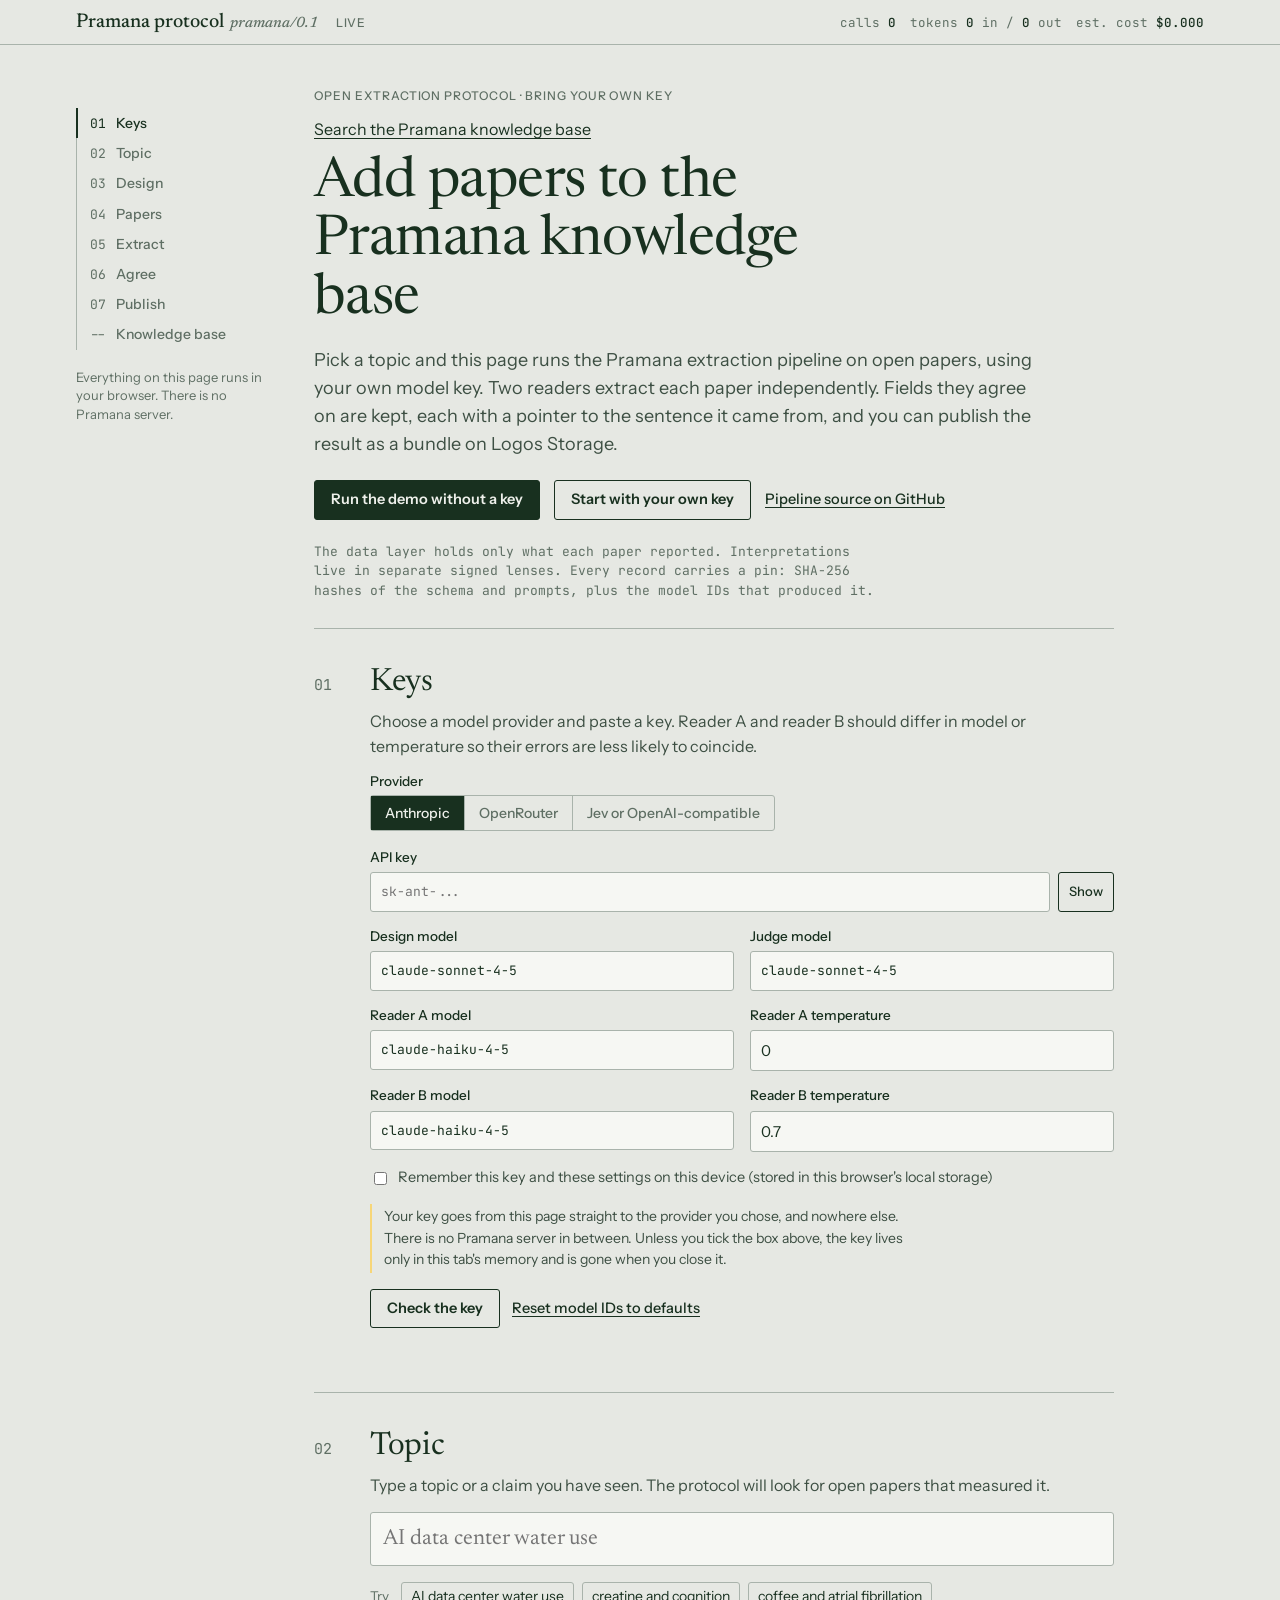
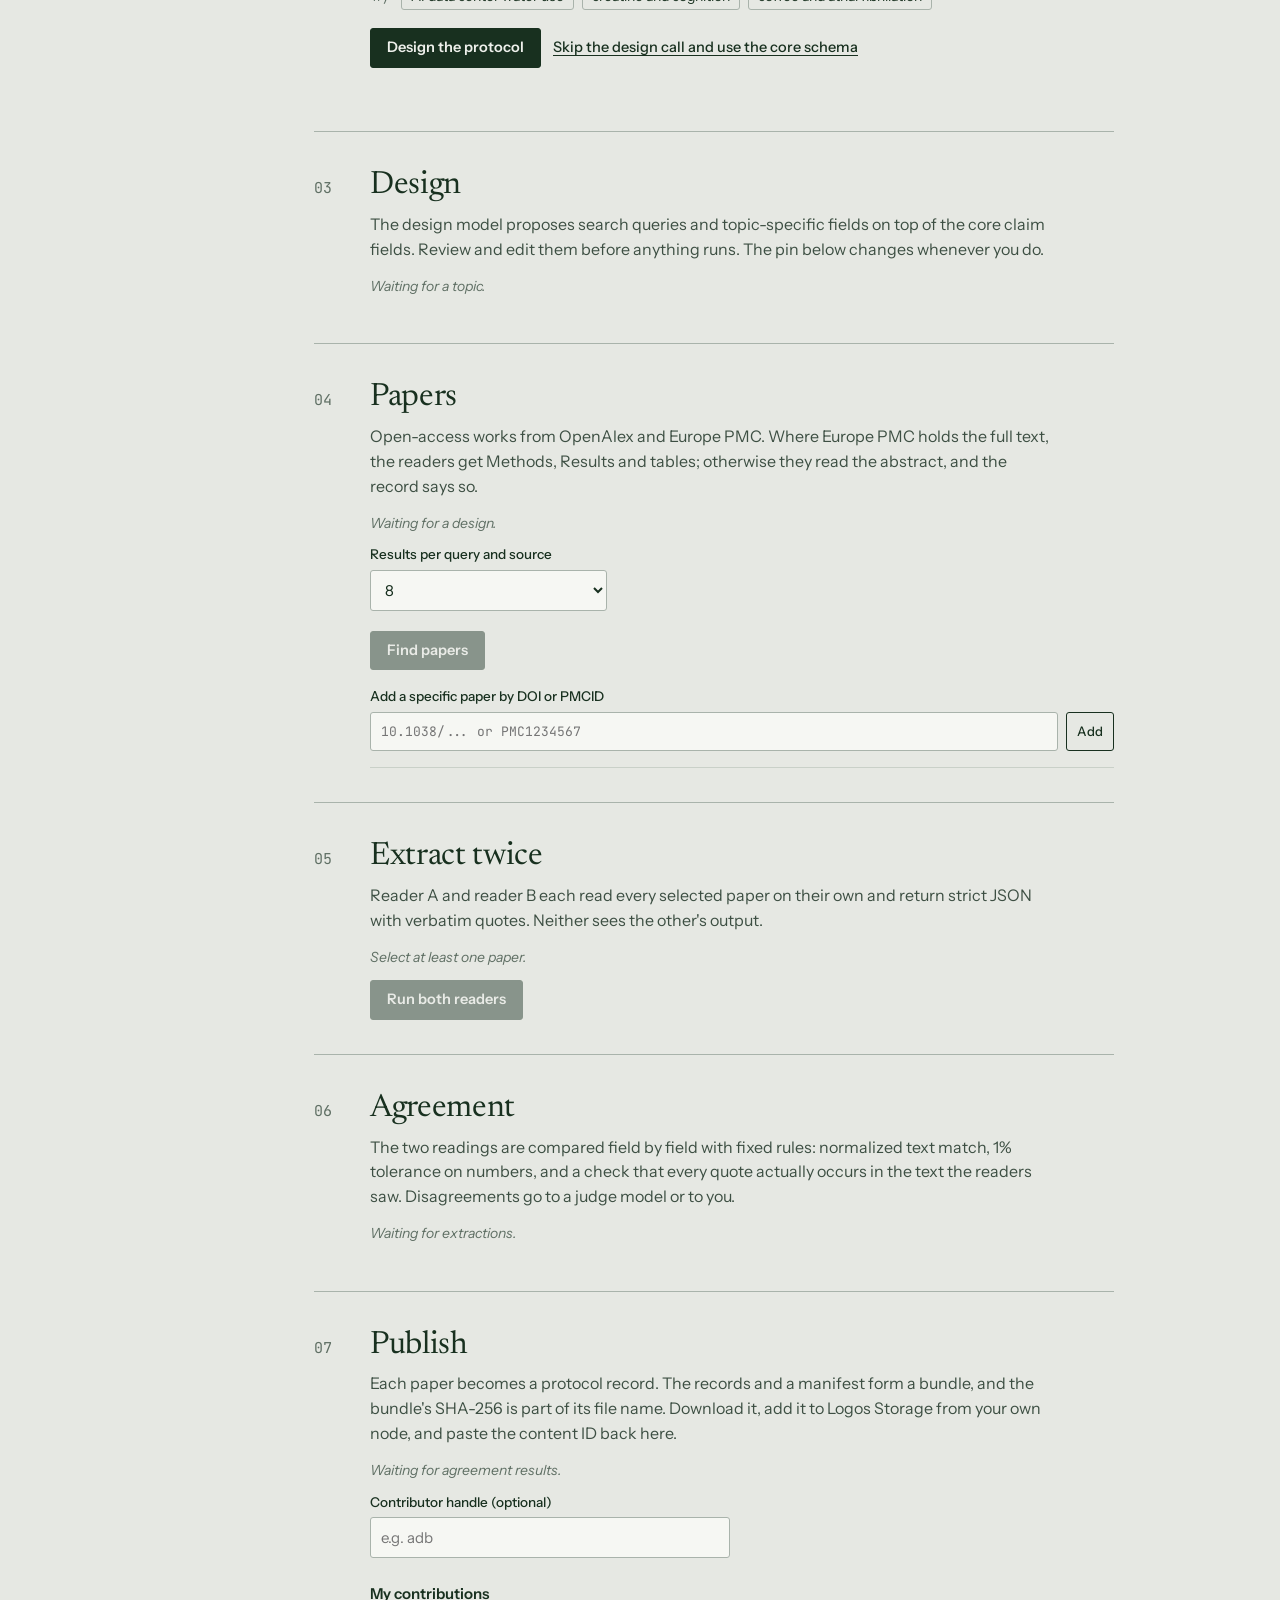
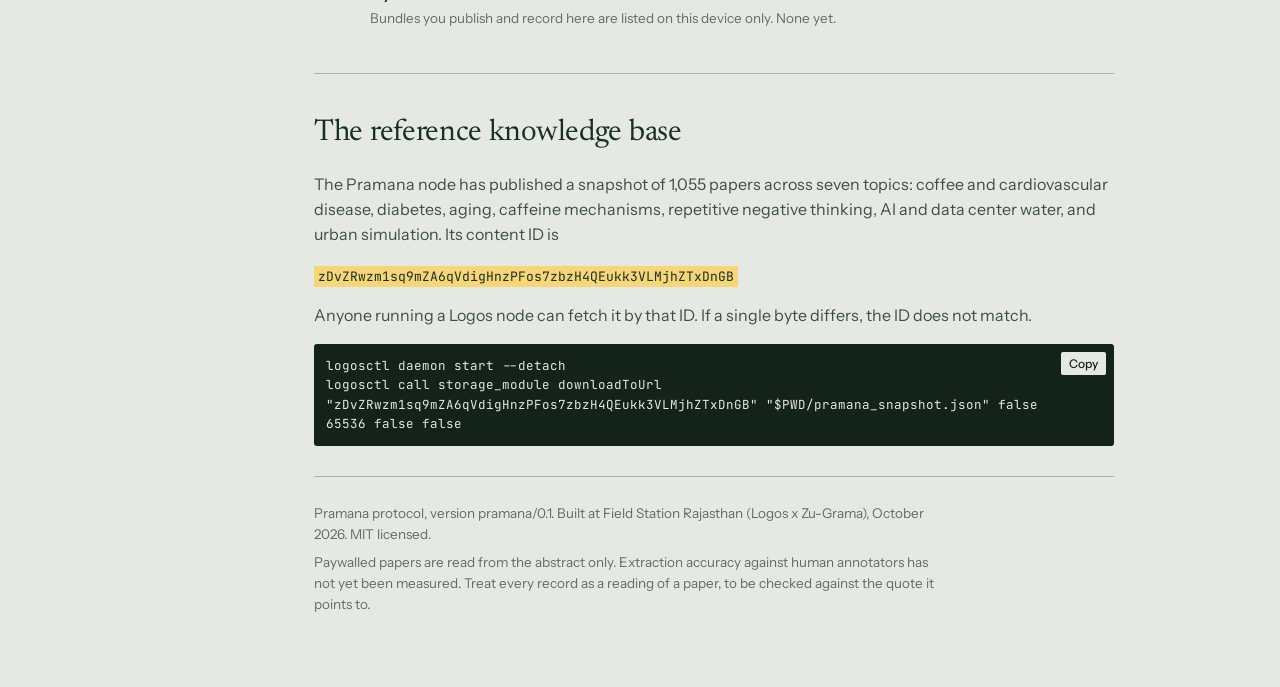
<file: contribute/index.html>
<!doctype html>
<html lang="en">
<head>
<meta charset="utf-8">
<meta name="viewport" content="width=device-width, initial-scale=1">
<title>Pramana protocol</title>
<meta name="description" content="Run the Pramana extraction pipeline in your browser with your own model key: two independent readers, field-by-field agreement, and a content-addressed bundle for Logos Storage.">
<meta name="color-scheme" content="light dark">
<link rel="icon" href="data:image/svg+xml,%3Csvg xmlns='http://www.w3.org/2000/svg' viewBox='0 0 32 32'%3E%3Crect width='32' height='32' rx='4' fill='%2318301F'/%3E%3Crect x='7' y='17' width='18' height='6' fill='%23F7D678'/%3E%3Cpath d='M10 8h8a5 5 0 0 1 0 10h-8z' fill='none' stroke='%23E6E8E3' stroke-width='2.4'/%3E%3Cpath d='M10 7v19' stroke='%23E6E8E3' stroke-width='2.4'/%3E%3C/svg%3E">
<link rel="preconnect" href="https://fonts.googleapis.com">
<link rel="preconnect" href="https://fonts.gstatic.com" crossorigin>
<link rel="stylesheet" href="https://fonts.googleapis.com/css2?family=Newsreader:ital,opsz,wght@0,6..72,400;0,6..72,500;1,6..72,400&family=Instrument+Sans:wght@400;500;600&family=JetBrains+Mono:wght@400;500&display=swap">
<link rel="stylesheet" href="style.css">
</head>
<body>

<header class="topbar">
  <div class="topbar-in">
    <a class="brand" href="#top">Pramana protocol<span>pramana/0.1</span></a>
    <span class="mode" id="modeBadge">Live</span>
    <div class="ledger" id="ledger" aria-live="polite">
      <span>calls <b id="lgCalls">0</b></span>
      <span>tokens <b id="lgIn">0</b> in / <b id="lgOut">0</b> out</span>
      <span>est. cost <b id="lgCost">$0.000</b></span>
    </div>
  </div>
</header>

<div class="wrap" id="top">
  <nav class="rail" aria-label="Protocol steps">
    <ol id="railList">
      <li data-step="1"><a href="#s1"><span class="n">01</span>Keys</a></li>
      <li data-step="2"><a href="#s2"><span class="n">02</span>Topic</a></li>
      <li data-step="3"><a href="#s3"><span class="n">03</span>Design</a></li>
      <li data-step="4"><a href="#s4"><span class="n">04</span>Papers</a></li>
      <li data-step="5"><a href="#s5"><span class="n">05</span>Extract</a></li>
      <li data-step="6"><a href="#s6"><span class="n">06</span>Agree</a></li>
      <li data-step="7"><a href="#s7"><span class="n">07</span>Publish</a></li>
      <li data-step="8"><a href="#browse"><span class="n">--</span>Knowledge base</a></li>
    </ol>
    <p class="rail-note">Everything on this page runs in your browser. There is no Pramana server.</p>
  </nav>

  <main>
    <section class="intro">
      <p class="kicker">Open extraction protocol &middot; bring your own key</p>
      <p style="margin:0 0 12px"><a href="../">Search the Pramana knowledge base</a></p>
      <h1>Add papers to the Pramana knowledge base</h1>
      <p class="lede">Pick a topic and this page runs the Pramana extraction pipeline on open papers, using your own model key. Two readers extract each paper independently. Fields they agree on are kept, each with a pointer to the sentence it came from, and you can publish the result as a bundle on Logos Storage.</p>
      <div class="intro-actions">
        <button class="btn" type="button" id="demoBtn">Run the demo without a key</button>
        <a class="btn ghost" href="#s1">Start with your own key</a>
        <a class="btn link" href="https://github.com/adb3502/pramana" target="_blank" rel="noopener">Pipeline source on GitHub</a>
      </div>
      <p class="facts">The data layer holds only what each paper reported. Interpretations live in separate signed lenses. Every record carries a pin: SHA-256 hashes of the schema and prompts, plus the model IDs that produced it.</p>
      <div class="banner" id="demoBanner" hidden>
        <p><strong>Demo mode.</strong> The design, the two papers and both readers' outputs are pre-recorded, so nothing is sent anywhere and nothing is charged. The comparison, hashing and bundle steps run for real.</p>
        <button class="btn small ghost" type="button" id="exitDemoBtn">Leave demo</button>
      </div>
    </section>

    <!-- 1 Keys -->
    <section class="step" id="s1" aria-labelledby="h1k">
      <div class="step-head">
        <span class="step-num">01</span>
        <h2 id="h1k">Keys</h2>
        <p class="sub">Choose a model provider and paste a key. Reader A and reader B should differ in model or temperature so their errors are less likely to coincide.</p>
      </div>
      <div class="step-body">
        <fieldset>
          <legend>Provider</legend>
          <div class="seg" role="radiogroup">
            <label><input type="radio" name="provider" value="anthropic" checked><span>Anthropic</span></label>
            <label><input type="radio" name="provider" value="openrouter"><span>OpenRouter</span></label>
            <label><input type="radio" name="provider" value="compatible"><span>Jev or OpenAI-compatible</span></label>
          </div>
        </fieldset>

        <div class="field" id="baseUrlField" hidden>
          <label for="baseUrl">Base URL</label>
          <input type="url" id="baseUrl" class="mono" placeholder="https://your-endpoint.example/v1" autocomplete="off" spellcheck="false">
          <p class="hint">The page appends <code>/chat/completions</code> unless the URL already ends with it. The endpoint has to allow requests from a browser (CORS).</p>
        </div>

        <div class="field">
          <label for="apiKey">API key</label>
          <div class="inline">
            <input type="password" id="apiKey" class="mono" autocomplete="off" spellcheck="false" placeholder="sk-ant-...">
            <button class="btn ghost small" type="button" id="toggleKey" aria-pressed="false">Show</button>
          </div>
        </div>

        <div class="grid2">
          <div class="field">
            <label for="mDesign">Design model</label>
            <input type="text" id="mDesign" class="mono" spellcheck="false" autocomplete="off">
          </div>
          <div class="field">
            <label for="mJudge">Judge model</label>
            <input type="text" id="mJudge" class="mono" spellcheck="false" autocomplete="off">
          </div>
        </div>
        <div class="grid2">
          <div class="field">
            <label for="mA">Reader A model</label>
            <input type="text" id="mA" class="mono" spellcheck="false" autocomplete="off">
          </div>
          <div class="field">
            <label for="tA">Reader A temperature</label>
            <input type="number" id="tA" min="0" max="1" step="0.1" value="0">
          </div>
          <div class="field">
            <label for="mB">Reader B model</label>
            <input type="text" id="mB" class="mono" spellcheck="false" autocomplete="off">
          </div>
          <div class="field">
            <label for="tB">Reader B temperature</label>
            <input type="number" id="tB" min="0" max="1" step="0.1" value="0.7">
          </div>
        </div>

        <label class="check"><input type="checkbox" id="rememberKey"> Remember this key and these settings on this device (stored in this browser's local storage)</label>

        <p class="note privacy">Your key goes from this page straight to the provider you chose, and nowhere else. There is no Pramana server in between. Unless you tick the box above, the key lives only in this tab's memory and is gone when you close it.</p>

        <div class="actions">
          <button class="btn ghost" type="button" id="testKeyBtn">Check the key</button>
          <button class="btn link" type="button" id="resetModelsBtn">Reset model IDs to defaults</button>
        </div>
        <p class="status" id="keyStatus" role="status"></p>
      </div>
    </section>

    <!-- 2 Topic -->
    <section class="step" id="s2" aria-labelledby="h2t">
      <div class="step-head">
        <span class="step-num">02</span>
        <h2 id="h2t">Topic</h2>
        <p class="sub">Type a topic or a claim you have seen. The protocol will look for open papers that measured it.</p>
      </div>
      <div class="step-body">
        <div class="field">
          <label for="topic" class="visually-hidden">Topic or claim</label>
          <input type="text" id="topic" class="topic-input" placeholder="AI data center water use" autocomplete="off">
        </div>
        <div class="examples">
          <span class="label">Try</span>
          <button class="ex" type="button" data-topic="AI data center water use">AI data center water use</button>
          <button class="ex" type="button" data-topic="creatine and cognition">creatine and cognition</button>
          <button class="ex" type="button" data-topic="coffee and atrial fibrillation">coffee and atrial fibrillation</button>
        </div>
        <div class="actions">
          <button class="btn" type="button" id="designBtn">Design the protocol</button>
          <button class="btn link" type="button" id="coreOnlyBtn">Skip the design call and use the core schema</button>
        </div>
        <p class="status" id="topicStatus" role="status"></p>
      </div>
    </section>

    <!-- 3 Design -->
    <section class="step" id="s3" aria-labelledby="h3d">
      <div class="step-head">
        <span class="step-num">03</span>
        <h2 id="h3d">Design</h2>
        <p class="sub">The design model proposes search queries and topic-specific fields on top of the core claim fields. Review and edit them before anything runs. The pin below changes whenever you do.</p>
      </div>
      <div class="step-body">
        <p class="gate">Waiting for a topic.</p>
        <div id="designOut" hidden>
          <p class="note" id="designNote" hidden></p>
          <div class="field">
            <label for="queries">Search queries, one per line (at most 4)</label>
            <textarea id="queries" class="code" rows="4" spellcheck="false"></textarea>
          </div>
          <div class="field">
            <label for="schema">Extraction schema (JSON)</label>
            <textarea id="schema" class="code" rows="16" spellcheck="false"></textarea>
            <p class="hint">Core fields follow the Pramana claim model: an assertion (who said it, the quote) kept apart from the proposition (subject, outcome, measure, relation, direction, magnitude, population, conditions, modality). Add or remove fields under <code>topic_fields</code>.</p>
            <p class="status" id="schemaStatus" role="status"></p>
          </div>
          <h3 class="minor">Pin</h3>
          <p class="hint" style="margin-top:0">Recorded with every output so anyone can rerun the same protocol and compare.</p>
          <dl class="pin" id="pinView"></dl>
        </div>
        <div class="log" id="designLog"></div>
        <div class="errbox" id="designErr" role="alert"></div>
      </div>
    </section>

    <!-- 4 Papers -->
    <section class="step" id="s4" aria-labelledby="h4p">
      <div class="step-head">
        <span class="step-num">04</span>
        <h2 id="h4p">Papers</h2>
        <p class="sub">Open-access works from OpenAlex and Europe PMC. Where Europe PMC holds the full text, the readers get Methods, Results and tables; otherwise they read the abstract, and the record says so.</p>
      </div>
      <div class="step-body">
        <p class="gate">Waiting for a design.</p>
        <div class="grid3">
          <div class="field">
            <label for="perQuery">Results per query and source</label>
            <select id="perQuery">
              <option value="5">5</option>
              <option value="8" selected>8</option>
              <option value="12">12</option>
            </select>
          </div>
        </div>
        <div class="actions">
          <button class="btn" type="button" id="searchBtn">Find papers</button>
        </div>
        <div class="field" style="margin-top:18px">
          <label for="addId">Add a specific paper by DOI or PMCID</label>
          <div class="inline">
            <input type="text" id="addId" class="mono" placeholder="10.1038/... or PMC1234567" autocomplete="off" spellcheck="false">
            <button class="btn ghost small" type="button" id="addIdBtn">Add</button>
          </div>
        </div>
        <div class="log" id="searchLog"></div>
        <div class="errbox" id="searchErr" role="alert"></div>
        <div id="paperTools" hidden>
          <p class="counter" id="selCount"></p>
          <div class="actions">
            <button class="btn link" type="button" id="selFirst5">Select the first 5</button>
            <button class="btn link" type="button" id="selNone">Clear selection</button>
          </div>
        </div>
        <ul class="papers" id="paperList"></ul>
      </div>
    </section>

    <!-- 5 Extract -->
    <section class="step" id="s5" aria-labelledby="h5e">
      <div class="step-head">
        <span class="step-num">05</span>
        <h2 id="h5e">Extract twice</h2>
        <p class="sub">Reader A and reader B each read every selected paper on their own and return strict JSON with verbatim quotes. Neither sees the other's output.</p>
      </div>
      <div class="step-body">
        <p class="gate">Select at least one paper.</p>
        <p class="counter" id="estimate"></p>
        <div class="actions">
          <button class="btn" type="button" id="extractBtn">Run both readers</button>
          <button class="btn ghost" type="button" id="stopBtn" hidden>Stop</button>
        </div>
        <table class="prog" id="progTable" hidden>
          <thead><tr><th>Paper</th><th>Text</th><th>Reader A</th><th>Reader B</th></tr></thead>
          <tbody id="progBody"></tbody>
        </table>
        <div class="log" id="extractLog"></div>
        <div class="errbox" id="extractErr" role="alert"></div>
      </div>
    </section>

    <!-- 6 Agree -->
    <section class="step" id="s6" aria-labelledby="h6a">
      <div class="step-head">
        <span class="step-num">06</span>
        <h2 id="h6a">Agreement</h2>
        <p class="sub">The two readings are compared field by field with fixed rules: normalized text match, 1% tolerance on numbers, and a check that every quote actually occurs in the text the readers saw. Disagreements go to a judge model or to you.</p>
      </div>
      <div class="step-body">
        <p class="gate">Waiting for extractions.</p>
        <div id="agreeTop" hidden>
          <div class="agree-summary" id="agreeSummary"></div>
          <div class="actions">
            <button class="btn" type="button" id="judgeAllBtn">Send disputes to the judge</button>
          </div>
          <p class="hint" id="judgeHint"></p>
        </div>
        <div class="log" id="judgeLog"></div>
        <div class="errbox" id="judgeErr" role="alert"></div>
        <div id="agreeList"></div>
      </div>
    </section>

    <!-- 7 Publish -->
    <section class="step" id="s7" aria-labelledby="h7p">
      <div class="step-head">
        <span class="step-num">07</span>
        <h2 id="h7p">Publish</h2>
        <p class="sub">Each paper becomes a protocol record. The records and a manifest form a bundle, and the bundle's SHA-256 is part of its file name. Download it, add it to Logos Storage from your own node, and paste the content ID back here.</p>
      </div>
      <div class="step-body">
        <p class="gate">Waiting for agreement results.</p>
        <div class="field" style="max-width:360px">
          <label for="handle">Contributor handle (optional)</label>
          <input type="text" id="handle" autocomplete="off" spellcheck="false" placeholder="e.g. adb">
        </div>
        <div id="bundleOut" hidden>
          <div class="bundle-box">
            <dl class="kv" id="bundleKv"></dl>
            <div class="actions" style="margin-top:12px">
              <button class="btn" type="button" id="downloadBtn">Download bundle (.json)</button>
            </div>
          </div>
          <details class="raw">
            <summary>Preview the first record</summary>
            <pre class="json" id="recordPreview"></pre>
          </details>

          <h3 class="minor">Publish to Logos Storage</h3>
          <p class="hint" style="margin-top:0">A browser page cannot reach your Logos node, so run these in the folder where the bundle was saved. The last line prints the content ID (CID).</p>
          <div class="cmdwrap">
            <pre class="cmd" id="publishCmd"></pre>
            <button class="copy" type="button" data-copy="publishCmd">Copy</button>
          </div>
          <div class="field" style="margin-top:16px">
            <label for="cidInput">Paste the CID your node returned</label>
            <div class="inline">
              <input type="text" id="cidInput" class="mono" autocomplete="off" spellcheck="false" placeholder="zDvZRwzm...">
              <button class="btn ghost small" type="button" id="saveCidBtn">Save</button>
            </div>
            <p class="status" id="cidStatus" role="status"></p>
          </div>
          <div class="cid-out" id="cidOut" hidden></div>
        </div>
        <h3 class="minor">My contributions</h3>
        <p class="hint" id="contribEmpty" style="margin-top:0">Bundles you publish and record here are listed on this device only.</p>
        <ul class="contribs" id="contribList"></ul>
      </div>
    </section>

    <section class="browse" id="browse" aria-labelledby="hbr">
      <h2 id="hbr">The reference knowledge base</h2>
      <p>The Pramana node has published a snapshot of 1,055 papers across seven topics: coffee and cardiovascular disease, diabetes, aging, caffeine mechanisms, repetitive negative thinking, AI and data center water, and urban simulation. Its content ID is</p>
      <p><span class="cidline" id="refCid">zDvZRwzm1sq9mZA6qVdigHnzPFos7zbzH4QEukk3VLMjhZTxDnGB</span></p>
      <p>Anyone running a Logos node can fetch it by that ID. If a single byte differs, the ID does not match.</p>
      <div class="cmdwrap">
        <pre class="cmd" id="fetchCmd">logosctl daemon start --detach
logosctl call storage_module downloadToUrl "zDvZRwzm1sq9mZA6qVdigHnzPFos7zbzH4QEukk3VLMjhZTxDnGB" "$PWD/pramana_snapshot.json" false 65536 false false</pre>
        <button class="copy" type="button" data-copy="fetchCmd">Copy</button>
      </div>
    </section>

    <footer class="foot">
      <p>Pramana protocol, version pramana/0.1. Built at Field Station Rajasthan (Logos x Zu-Grama), October 2026. MIT licensed.</p>
      <p>Paywalled papers are read from the abstract only. Extraction accuracy against human annotators has not yet been measured. Treat every record as a reading of a paper, to be checked against the quote it points to.</p>
    </footer>
  </main>
</div>

<script src="demo-data.js"></script>
<script src="app.js"></script>
</body>
</html>
</file>
<file: contribute/style.css>
:root {
  --bg: #E6E8E3;
  --surface: #EEF0EB;
  --field: #F6F7F3;
  --ink: #18301F;
  --body: #3D4F43;
  --muted: #5F6F64;
  --rule: #A9B3AB;
  --rule-soft: #C9D0C8;
  --dark: #13221A;
  --on-dark: #E6E8E3;
  --mark: #F7D678;
  --on-mark: #18301F;
  --red: #A93A26;
  --red-soft: #F2DCD5;
  --btn: #18301F;
  --on-btn: #EEF0EB;
  --ok: #2F5E3E;
  --display: "Newsreader", Georgia, "Times New Roman", serif;
  --sans: "Instrument Sans", "Segoe UI", system-ui, -apple-system, sans-serif;
  --mono: "JetBrains Mono", ui-monospace, SFMono-Regular, Menlo, Consolas, monospace;
  color-scheme: light;
}

@media (prefers-color-scheme: dark) {
  :root:not([data-theme="light"]) {
    --bg: #13221A;
    --surface: #182A20;
    --field: #1D3126;
    --ink: #E3E8E1;
    --body: #C3CCC4;
    --muted: #93A398;
    --rule: #3E5146;
    --rule-soft: #2C3E33;
    --dark: #0D1812;
    --on-dark: #E3E8E1;
    --mark: #D8BC63;
    --on-mark: #13221A;
    --red: #E08A73;
    --red-soft: #3A2620;
    --btn: #E3E8E1;
    --on-btn: #13221A;
    --ok: #8EC39E;
    color-scheme: dark;
  }
}
:root[data-theme="dark"] {
  --bg: #13221A; --surface: #182A20; --field: #1D3126; --ink: #E3E8E1; --body: #C3CCC4;
  --muted: #93A398; --rule: #3E5146; --rule-soft: #2C3E33; --dark: #0D1812; --on-dark: #E3E8E1;
  --mark: #D8BC63; --on-mark: #13221A; --red: #E08A73; --red-soft: #3A2620; --btn: #E3E8E1;
  --on-btn: #13221A; --ok: #8EC39E; color-scheme: dark;
}

* { box-sizing: border-box; }
html { -webkit-text-size-adjust: 100%; scroll-padding-top: 64px; }
body {
  margin: 0;
  background: var(--bg);
  color: var(--body);
  font: 400 16px/1.55 var(--sans);
  overflow-x: hidden;
}
a { color: var(--ink); text-underline-offset: 3px; text-decoration-thickness: 1px; }
a:hover { text-decoration-thickness: 2px; }
h1, h2, h3 { color: var(--ink); font-family: var(--display); font-weight: 400; letter-spacing: -0.01em; }
code, pre, .mono { font-family: var(--mono); }
code { font-size: 0.88em; overflow-wrap: anywhere; }
:focus-visible { outline: 2px solid var(--ink); outline-offset: 2px; }
[hidden] { display: none !important; }

/* Top bar */
.topbar {
  position: sticky; top: 0; z-index: 20;
  background: var(--bg);
  border-bottom: 1px solid var(--rule);
}
.topbar-in {
  max-width: 1160px; margin: 0 auto; padding: 10px 16px;
  display: flex; flex-wrap: wrap; align-items: baseline; gap: 4px 18px;
}
.brand { font: 500 20px/1.2 var(--display); color: var(--ink); text-decoration: none; }
.brand span { color: var(--muted); font-style: italic; font-size: 15px; margin-left: 6px; }
.mode { font: 500 12px/1 var(--sans); text-transform: uppercase; letter-spacing: 0.06em; color: var(--muted); }
.mode.demo { background: var(--mark); color: var(--on-mark); padding: 3px 6px; border-radius: 2px; }
.ledger {
  margin-left: auto; font: 400 12.5px/1.4 var(--mono); color: var(--muted);
  font-variant-numeric: tabular-nums; display: flex; flex-wrap: wrap; gap: 2px 14px;
}
.ledger b { color: var(--ink); font-weight: 500; }

/* Page layout */
.wrap {
  max-width: 1160px; margin: 0 auto;
  padding: 0 16px 64px;
  display: grid; grid-template-columns: 190px minmax(0, 1fr); gap: 48px;
}
.rail { position: sticky; top: 64px; align-self: start; padding-top: 44px; }
.rail ol { list-style: none; margin: 0; padding: 0; border-left: 1px solid var(--rule); }
.rail li a {
  display: grid; grid-template-columns: 26px 1fr; align-items: baseline;
  padding: 6px 0 6px 12px; margin-left: -1px; border-left: 2px solid transparent;
  color: var(--muted); text-decoration: none; font: 500 14px/1.3 var(--sans);
}
.rail li a .n { font: 400 13px var(--mono); }
.rail li a:hover { color: var(--ink); }
.rail li[data-state="done"] a { color: var(--ink); }
.rail li[data-state="done"] a .n { color: var(--ok); }
.rail li[data-state="active"] a { color: var(--ink); border-left-color: var(--ink); }
.rail .rail-note { margin: 18px 0 0; font-size: 13px; color: var(--muted); line-height: 1.45; }
main { min-width: 0; max-width: 800px; }

@media (max-width: 960px) {
  .wrap { grid-template-columns: minmax(0, 1fr); gap: 0; }
  .rail { display: none; }
  .ledger { margin-left: 0; width: 100%; }
}

/* Intro */
.intro { padding: 44px 0 28px; border-bottom: 1px solid var(--rule); }
.kicker { font: 500 12px/1.2 var(--sans); text-transform: uppercase; letter-spacing: 0.08em; color: var(--muted); margin: 0 0 14px; }
h1 { font-size: clamp(36px, 6vw, 56px); line-height: 1.04; margin: 0 0 18px; max-width: 16ch; }
.lede { font-size: 18px; line-height: 1.55; max-width: 60ch; margin: 0 0 22px; color: var(--body); }
.intro-actions { display: flex; flex-wrap: wrap; gap: 10px 14px; align-items: center; }
.facts { margin: 22px 0 0; font: 400 13px/1.5 var(--mono); color: var(--muted); max-width: 70ch; }

/* Demo banner */
.banner {
  margin: 20px 0 0; padding: 12px 14px; border-left: 3px solid var(--mark);
  background: var(--surface); font-size: 14.5px; display: flex; flex-wrap: wrap; gap: 8px 16px; align-items: center;
}
.banner p { margin: 0; flex: 1 1 280px; }

/* Steps */
.step { padding: 36px 0 34px; border-bottom: 1px solid var(--rule); }
.step-head { display: grid; grid-template-columns: 52px minmax(0, 1fr); align-items: baseline; gap: 0 4px; margin-bottom: 14px; }
.step-num { font: 400 15px var(--mono); color: var(--muted); }
.step-head h2 { font-size: clamp(26px, 3.6vw, 32px); line-height: 1.12; margin: 0; }
.step-head .sub { grid-column: 2; margin: 8px 0 0; max-width: 62ch; }
.step-body { margin-left: 56px; }
@media (max-width: 600px) {
  .step-head { grid-template-columns: 38px minmax(0, 1fr); }
  .step-body { margin-left: 0; }
  .step-head .sub { grid-column: 1 / -1; }
}
.step[data-locked="true"] .step-body > .gate { display: block; }
.gate { display: none; font-size: 14px; color: var(--muted); margin: 0 0 12px; font-style: italic; }

/* Form controls */
label, .label { display: block; font: 500 13.5px/1.3 var(--sans); color: var(--ink); margin: 0 0 6px; }
.hint { font-size: 13.5px; color: var(--muted); margin: 6px 0 0; line-height: 1.45; }
input[type="text"], input[type="password"], input[type="url"], input[type="number"], select, textarea {
  width: 100%; max-width: 100%;
  font: 400 15px/1.4 var(--sans); color: var(--ink);
  background: var(--field); border: 1px solid var(--rule); border-radius: 3px;
  padding: 9px 10px;
}
textarea { resize: vertical; }
textarea.code, input.mono { font: 400 13px/1.5 var(--mono); }
input:focus, select:focus, textarea:focus { outline: none; border-color: var(--ink); box-shadow: 0 0 0 1px var(--ink); }
.topic-input { font: 400 22px/1.3 var(--display) !important; padding: 12px 12px !important; }
.field { margin: 0 0 16px; min-width: 0; }
.grid2 { display: grid; grid-template-columns: repeat(2, minmax(0, 1fr)); gap: 0 16px; }
.grid3 { display: grid; grid-template-columns: repeat(3, minmax(0, 1fr)); gap: 0 16px; }
@media (max-width: 600px) { .grid2, .grid3 { grid-template-columns: minmax(0, 1fr); } }
.inline { display: flex; gap: 8px; align-items: stretch; }
.inline > input { flex: 1 1 auto; min-width: 0; }

fieldset { border: 0; padding: 0; margin: 0 0 18px; min-width: 0; }
legend { font: 500 13.5px var(--sans); color: var(--ink); padding: 0; margin: 0 0 6px; }
.seg { display: flex; flex-wrap: wrap; border: 1px solid var(--rule); border-radius: 3px; width: fit-content; max-width: 100%; }
.seg label { margin: 0; position: relative; }
.seg input { position: absolute; opacity: 0; pointer-events: none; }
.seg span { display: block; padding: 8px 14px; font: 500 14px var(--sans); color: var(--muted); cursor: pointer; border-right: 1px solid var(--rule); }
.seg label:last-child span { border-right: 0; }
.seg input:checked + span { background: var(--btn); color: var(--on-btn); }
.seg input:focus-visible + span { outline: 2px solid var(--ink); outline-offset: -3px; }
.check { display: flex; gap: 8px; align-items: flex-start; font: 400 14.5px var(--sans); color: var(--body); margin: 0; }
.check input { margin-top: 4px; accent-color: var(--ink); }

/* Buttons */
.btn {
  display: inline-flex; align-items: center; justify-content: center; gap: 6px;
  font: 600 14.5px/1.2 var(--sans); padding: 10px 16px; border-radius: 3px;
  border: 1px solid var(--btn); background: var(--btn); color: var(--on-btn);
  cursor: pointer; text-decoration: none; white-space: nowrap;
}
.btn:hover { filter: brightness(1.15); }
.btn.ghost { background: transparent; color: var(--ink); border-color: var(--ink); }
.btn.ghost:hover { background: var(--surface); filter: none; }
.btn.small { padding: 6px 10px; font-size: 13px; font-weight: 500; }
.btn.link { background: none; border: 0; color: var(--ink); padding: 4px 0; text-decoration: underline; text-underline-offset: 3px; font-weight: 500; }
.btn[disabled] { opacity: 0.45; cursor: not-allowed; filter: none; }
.actions { display: flex; flex-wrap: wrap; gap: 10px 12px; align-items: center; margin: 4px 0 0; }
.examples { display: flex; flex-wrap: wrap; gap: 6px 8px; margin: 10px 0 18px; align-items: baseline; }
.examples .label { display: inline; margin: 0 4px 0 0; color: var(--muted); font-weight: 400; }
.ex { font: 400 14px var(--sans); background: transparent; color: var(--ink); border: 1px solid var(--rule); border-radius: 3px; padding: 4px 9px; cursor: pointer; }
.ex:hover { border-color: var(--ink); }

/* Status and logs */
.status { font-size: 14px; margin: 10px 0 0; min-height: 1.4em; }
.status.err, .err-text { color: var(--red); }
.status.ok { color: var(--ok); }
.log {
  margin: 14px 0 0; padding: 10px 12px; background: var(--surface); border-left: 2px solid var(--rule);
  font: 400 12.5px/1.6 var(--mono); color: var(--muted); max-height: 180px; overflow: auto; white-space: pre-wrap; overflow-wrap: anywhere;
}
.log:empty { display: none; }
.log .e { color: var(--red); }
.log .o { color: var(--ink); }
.errbox { margin: 12px 0 0; padding: 10px 12px; border-left: 3px solid var(--red); background: var(--red-soft); color: var(--ink); font-size: 14px; }
.errbox:empty { display: none; }

.note { font-size: 14px; color: var(--body); border-left: 2px solid var(--rule); padding: 2px 0 2px 12px; margin: 16px 0; max-width: 62ch; }
.privacy { border-left-color: var(--mark); }

/* Pin */
.pin { margin: 16px 0 0; display: grid; grid-template-columns: max-content minmax(0, 1fr); gap: 4px 14px; font: 400 12.5px/1.5 var(--mono); }
.pin dt { color: var(--muted); }
.pin dd { margin: 0; color: var(--ink); overflow-wrap: anywhere; }
@media (max-width: 600px) { .pin { grid-template-columns: minmax(0, 1fr); } .pin dd { margin-bottom: 6px; } }

/* Papers */
.papers { list-style: none; margin: 14px 0 0; padding: 0; border-top: 1px solid var(--rule-soft); }
.paper { display: grid; grid-template-columns: 26px minmax(0, 1fr); gap: 2px 8px; padding: 12px 0; border-bottom: 1px solid var(--rule-soft); }
.paper input { margin-top: 5px; accent-color: var(--ink); width: 16px; height: 16px; }
.paper .t { font: 500 17px/1.3 var(--display); color: var(--ink); margin: 0; overflow-wrap: anywhere; }
.paper .m { font-size: 13px; color: var(--muted); margin: 3px 0 0; display: flex; flex-wrap: wrap; gap: 2px 12px; }
.paper .m a { color: var(--muted); overflow-wrap: anywhere; }
.paper[data-disabled="true"] .t { color: var(--muted); }
.tag { font: 500 11.5px/1 var(--sans); text-transform: uppercase; letter-spacing: 0.05em; padding: 3px 5px; border-radius: 2px; border: 1px solid var(--rule); color: var(--muted); white-space: nowrap; }
.tag.full { background: var(--mark); color: var(--on-mark); border-color: var(--mark); }
.tag.red { color: var(--red); border-color: var(--red); }
.tag.ok { color: var(--ok); border-color: var(--ok); }
.tag.solid { background: var(--btn); color: var(--on-btn); border-color: var(--btn); }
.counter { font-size: 14px; color: var(--body); margin: 12px 0 0; }

/* Progress table */
.prog { width: 100%; border-collapse: collapse; margin: 16px 0 0; font-size: 14px; }
.prog th { text-align: left; font: 500 12px var(--sans); text-transform: uppercase; letter-spacing: 0.05em; color: var(--muted); border-bottom: 1px solid var(--rule); padding: 6px 8px 6px 0; }
.prog td { border-bottom: 1px solid var(--rule-soft); padding: 9px 8px 9px 0; vertical-align: top; }
.prog td.title { font-family: var(--display); font-size: 15.5px; color: var(--ink); overflow-wrap: anywhere; }
.prog td.s { font: 400 12.5px var(--mono); white-space: nowrap; }
.prog .run { color: var(--ink); }
.prog .done { color: var(--ok); }
.prog .fail { color: var(--red); white-space: normal; }
@media (max-width: 600px) {
  .prog thead { display: none; }
  .prog tr { display: grid; grid-template-columns: 1fr 1fr; border-bottom: 1px solid var(--rule-soft); padding: 8px 0; }
  .prog td { border: 0; padding: 2px 8px 2px 0; }
  .prog td.title { grid-column: 1 / -1; }
}

/* Agreement */
.agree-summary { display: flex; flex-wrap: wrap; gap: 6px 22px; font-size: 14px; margin: 0 0 8px; }
.agree-summary b { font: 500 22px/1.1 var(--display); color: var(--ink); display: block; }
.ppr { margin: 22px 0 0; padding-top: 14px; border-top: 1px solid var(--rule); }
.ppr-h { display: flex; flex-wrap: wrap; gap: 6px 12px; align-items: baseline; }
.ppr-h h3 { font-size: 21px; line-height: 1.25; margin: 0; flex: 1 1 320px; overflow-wrap: anywhere; }
.ppr-meta { font-size: 13px; color: var(--muted); margin: 6px 0 10px; display: flex; flex-wrap: wrap; gap: 2px 14px; }
details.claim { border: 1px solid var(--rule-soft); border-radius: 3px; margin: 10px 0 0; background: var(--surface); }
details.claim[data-status="flagged"] { border-left: 3px solid var(--red); }
details.claim[data-status="accepted"], details.claim[data-status="judged"] { border-left: 3px solid var(--ok); }
details.claim > summary { cursor: pointer; padding: 10px 12px; list-style: none; display: grid; grid-template-columns: minmax(0, 1fr) auto; gap: 4px 12px; align-items: baseline; }
details.claim > summary::-webkit-details-marker { display: none; }
details.claim > summary .what { color: var(--ink); font-weight: 500; overflow-wrap: anywhere; }
details.claim > summary .what small { display: block; font-weight: 400; color: var(--muted); font-size: 13px; }
details.claim[open] > summary { border-bottom: 1px solid var(--rule-soft); }
.claim-in { padding: 10px 12px 12px; }
.ftable { display: grid; grid-template-columns: minmax(110px, 0.8fr) minmax(0, 1.2fr) minmax(0, 1.2fr) 74px; font-size: 13.5px; }
.ftable > div { padding: 6px 8px 6px 0; border-bottom: 1px solid var(--rule-soft); overflow-wrap: anywhere; min-width: 0; }
.ftable .hd { font: 500 11.5px var(--sans); text-transform: uppercase; letter-spacing: 0.05em; color: var(--muted); }
.ftable .fk { font: 400 12px/1.5 var(--mono); color: var(--muted); }
.ftable .v { color: var(--ink); font-family: var(--mono); font-size: 12.5px; }
.ftable .v.empty { color: var(--muted); }
.ftable .st { font: 500 12px var(--sans); }
.ftable .row-dis { color: var(--red) !important; }
.ftable .row-dis.v { background: var(--red-soft); padding-left: 4px; }
.st.agree { color: var(--ok); }
.st.close { color: var(--ok); }
.st.empty { color: var(--muted); }
.st.disagree { color: var(--red); }
.st.judged { color: var(--ink); }
@media (max-width: 600px) {
  .ftable { grid-template-columns: minmax(0, 1fr) minmax(0, 1fr); }
  .ftable .hd { display: none; }
  .ftable .fk { grid-column: 1 / 2; border-bottom: 0; padding-top: 10px; }
  .ftable .st { grid-column: 2 / 3; text-align: right; border-bottom: 0; padding-top: 10px; }
  .ftable .v { border-bottom: 1px solid var(--rule-soft); }
  .ftable .v::before { content: attr(data-r) " "; color: var(--muted); font-family: var(--sans); font-size: 11px; }
}
.quotes { margin: 12px 0 0; display: grid; gap: 10px; }
.q { font-size: 14.5px; line-height: 1.55; }
.q .who { font: 500 12px var(--sans); color: var(--muted); display: block; margin-bottom: 2px; }
.q blockquote { margin: 0; font-family: var(--display); font-size: 16px; color: var(--ink); overflow-wrap: anywhere; }
.mark { background: var(--mark); color: var(--on-mark); box-decoration-break: clone; -webkit-box-decoration-break: clone; padding: 0 2px; }
.q.missing blockquote { text-decoration: underline wavy var(--red); text-decoration-thickness: 1px; text-underline-offset: 4px; }
.q .vs { font: 500 12px var(--sans); margin-left: 6px; }
.q .vs.ok { color: var(--ok); }
.q .vs.bad { color: var(--red); }
.judge-note { margin: 12px 0 0; padding: 8px 10px; border-left: 2px solid var(--ink); background: var(--field); font-size: 14px; }
.judge-note .who { font: 500 12px var(--sans); color: var(--muted); display: block; }
.solo { margin: 10px 0 0; padding: 10px 12px; border: 1px dashed var(--red); font-size: 14px; border-radius: 3px; }
.solo .what { color: var(--ink); font-weight: 500; }

/* JSON / code */
pre.json, pre.cmd {
  margin: 10px 0 0; padding: 12px; background: var(--dark); color: var(--on-dark);
  font: 400 12.5px/1.55 var(--mono); border-radius: 3px; overflow: auto; max-height: 360px; max-width: 100%;
  white-space: pre;
}
pre.cmd { white-space: pre-wrap; overflow-wrap: anywhere; max-height: none; }
.cmdwrap { position: relative; }
.cmdwrap .copy { position: absolute; top: 8px; right: 8px; }
.copy { font: 500 12px var(--sans); background: var(--on-dark); color: var(--dark); border: 0; border-radius: 2px; padding: 4px 8px; cursor: pointer; }
.cmdwrap pre.cmd { padding-right: 64px; }
details.raw { margin: 12px 0 0; }
details.raw summary { cursor: pointer; font: 500 13.5px var(--sans); color: var(--ink); }

/* Bundle */
.bundle-box { margin: 14px 0 0; padding: 14px; background: var(--surface); border: 1px solid var(--rule-soft); border-radius: 3px; }
.kv { display: grid; grid-template-columns: max-content minmax(0, 1fr); gap: 4px 14px; font-size: 14px; margin: 0; }
.kv dt { color: var(--muted); }
.kv dd { margin: 0; color: var(--ink); overflow-wrap: anywhere; }
.kv dd.mono { font-size: 12.5px; }
@media (max-width: 600px) { .kv { grid-template-columns: minmax(0, 1fr); } .kv dd { margin-bottom: 6px; } }
.cid-out { margin: 12px 0 0; padding: 10px 12px; border-left: 3px solid var(--mark); background: var(--field); font-size: 14px; }
.cid-out code { color: var(--ink); }
.contribs { list-style: none; margin: 10px 0 0; padding: 0; }
.contribs li { padding: 8px 0; border-bottom: 1px solid var(--rule-soft); font-size: 14px; display: grid; grid-template-columns: minmax(0, 1fr) auto; gap: 2px 10px; }
.contribs code { color: var(--ink); }
.contribs .m { color: var(--muted); font-size: 13px; }
h3.minor { font: 600 15px var(--sans); color: var(--ink); margin: 26px 0 6px; letter-spacing: 0; }

/* Browse and footer */
.browse { padding: 36px 0 30px; border-bottom: 1px solid var(--rule); }
.browse h2 { font-size: clamp(24px, 3.4vw, 30px); margin: 0 0 10px; }
.cidline { font: 400 13px/1.5 var(--mono); color: var(--ink); background: var(--mark); color: var(--on-mark); padding: 2px 4px; overflow-wrap: anywhere; }
footer.foot { padding: 26px 0 0; font-size: 13.5px; color: var(--muted); }
footer.foot p { margin: 0 0 8px; max-width: 70ch; }

.visually-hidden { position: absolute !important; width: 1px; height: 1px; overflow: hidden; clip: rect(0 0 0 0); white-space: nowrap; }
.spin::after { content: ""; display: inline-block; width: 0.7em; height: 0.7em; margin-left: 6px; border: 1.5px solid currentColor; border-right-color: transparent; border-radius: 50%; animation: sp 0.8s linear infinite; vertical-align: -1px; }
@keyframes sp { to { transform: rotate(360deg); } }
@media (prefers-reduced-motion: reduce) { .spin::after { animation: none; } html { scroll-behavior: auto; } }
</file>
